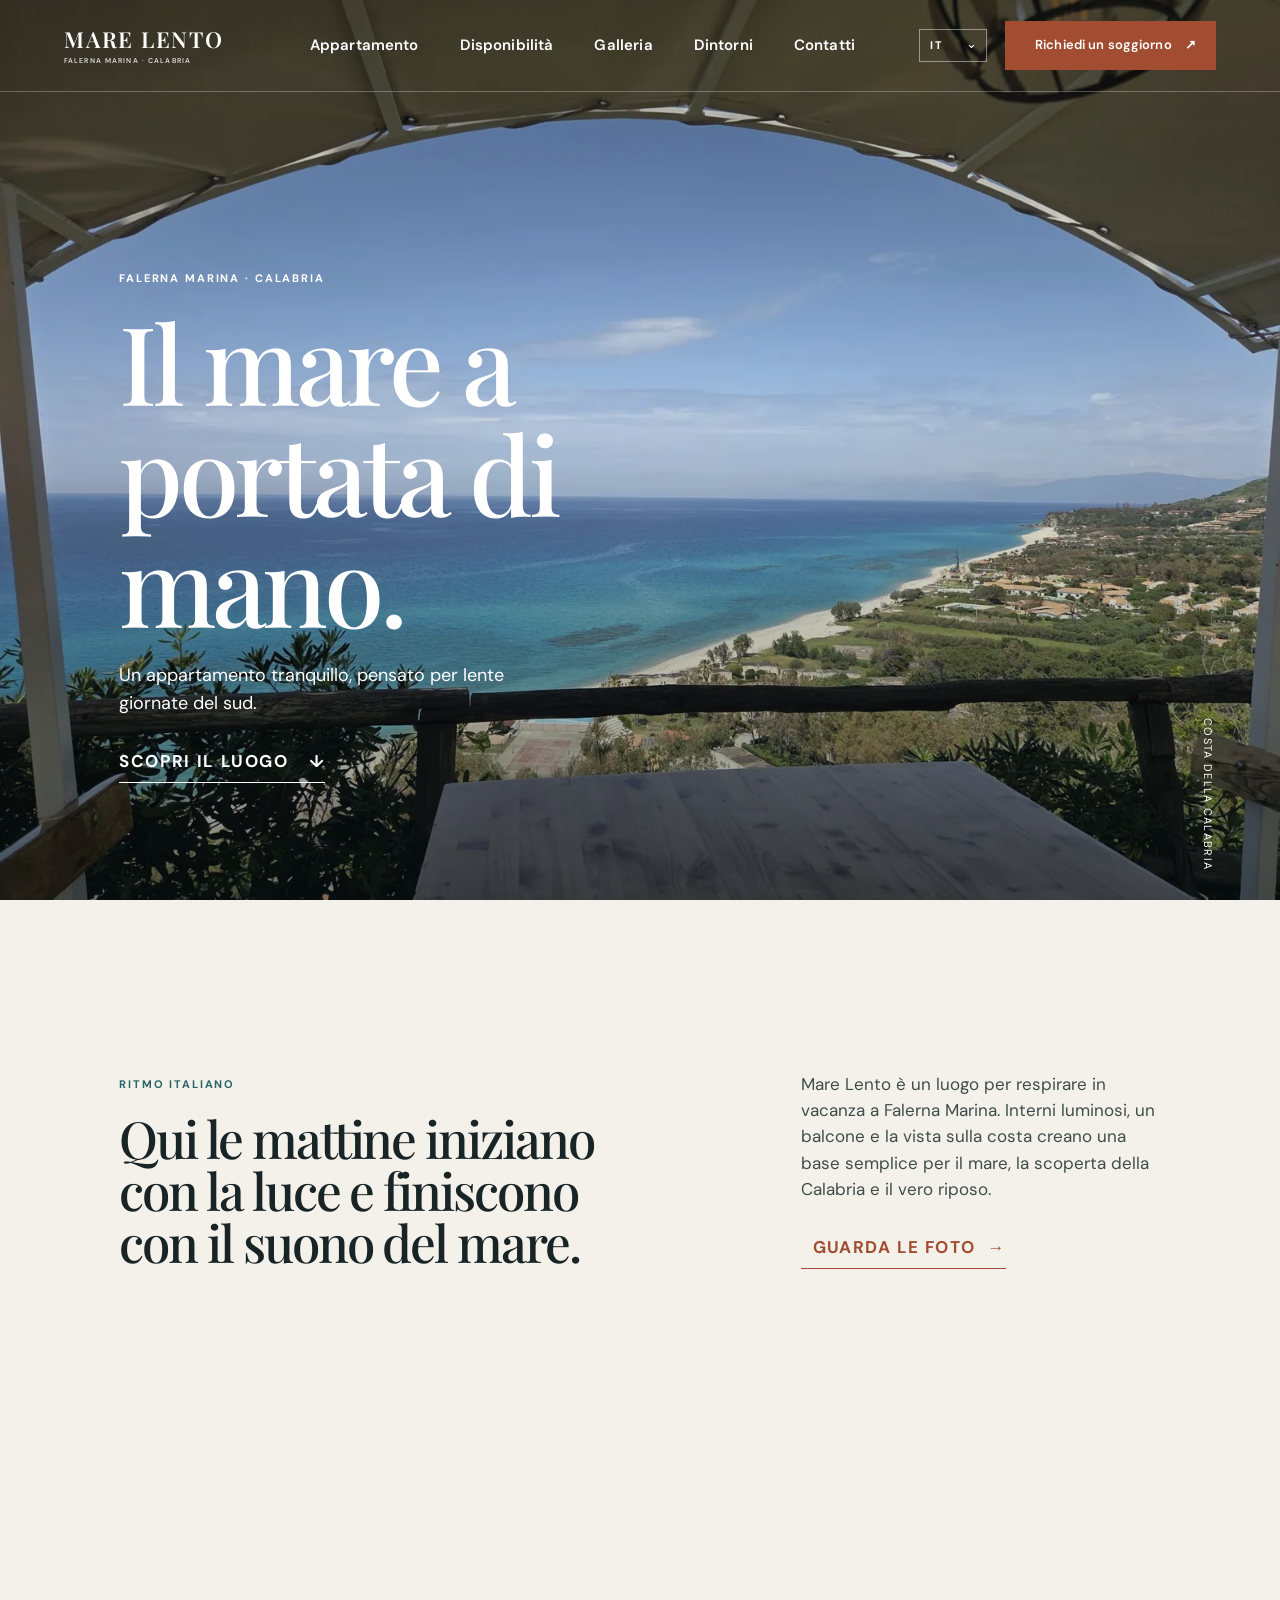
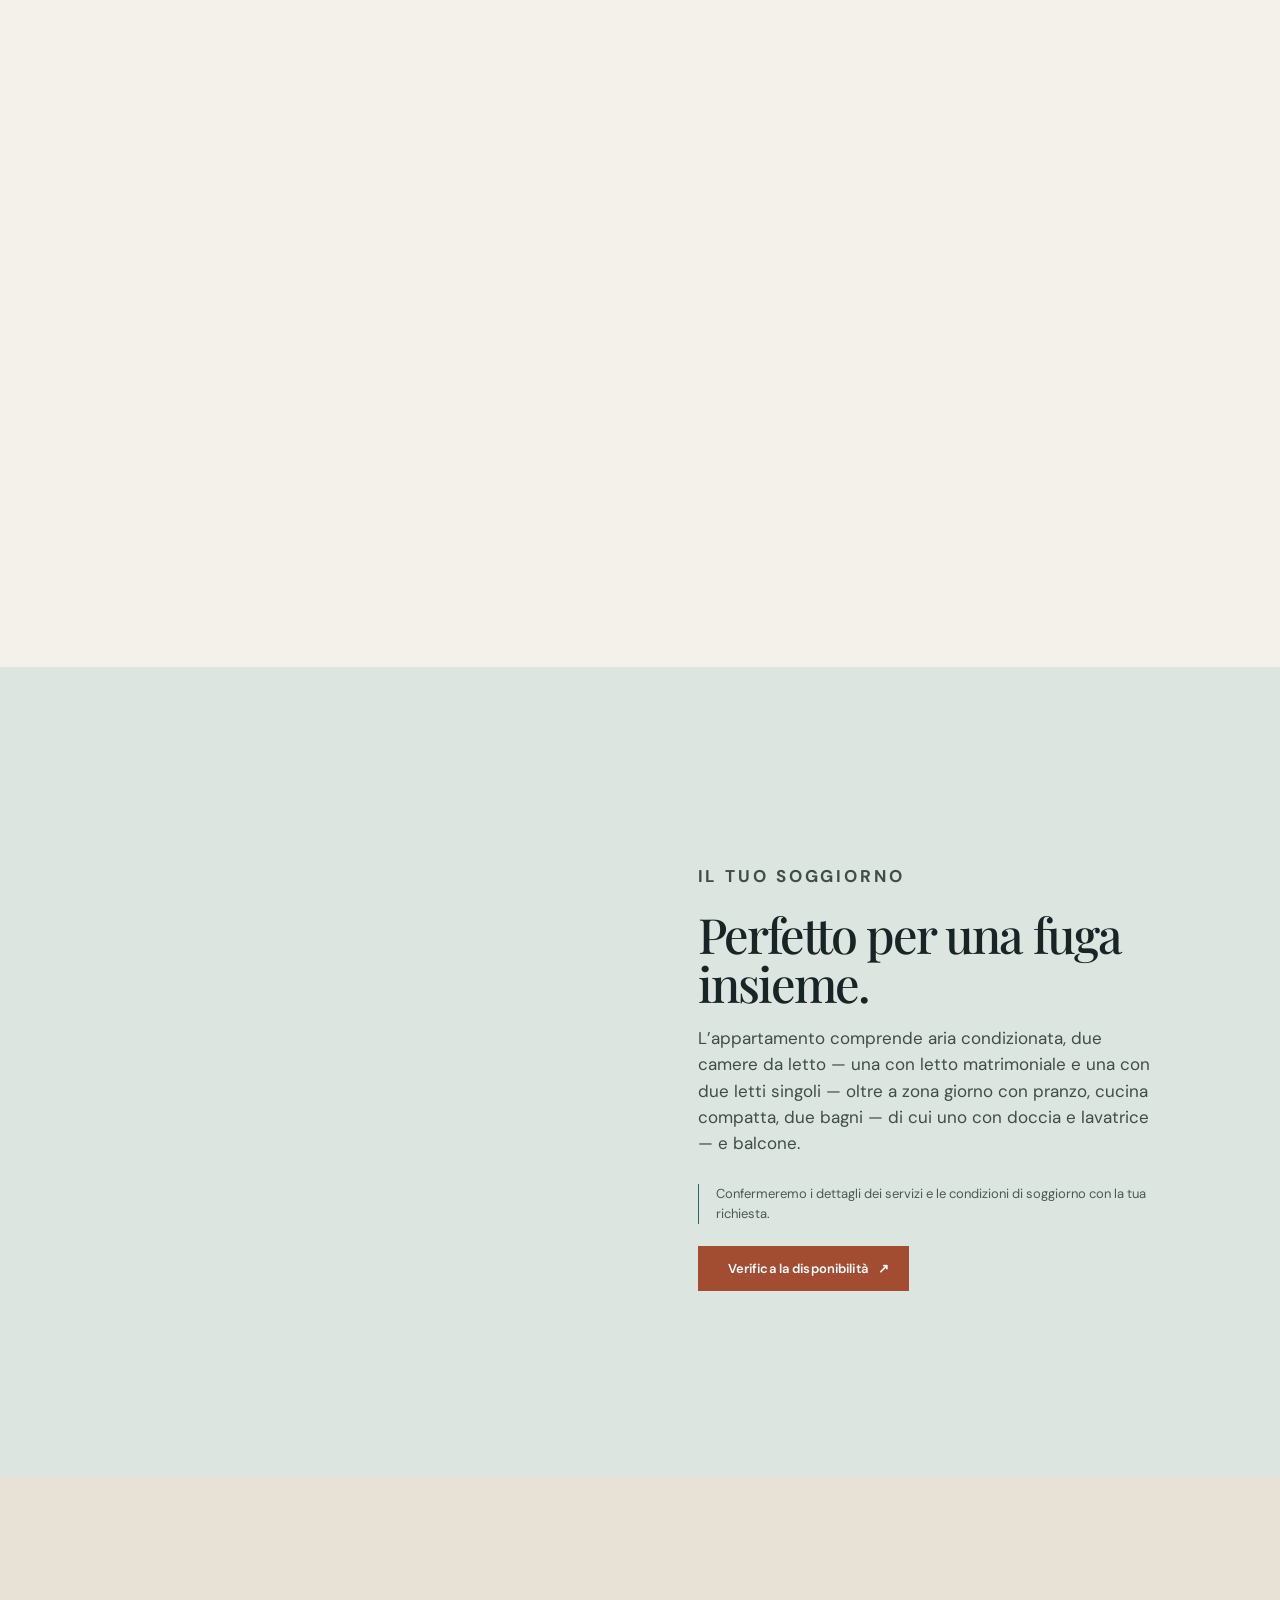
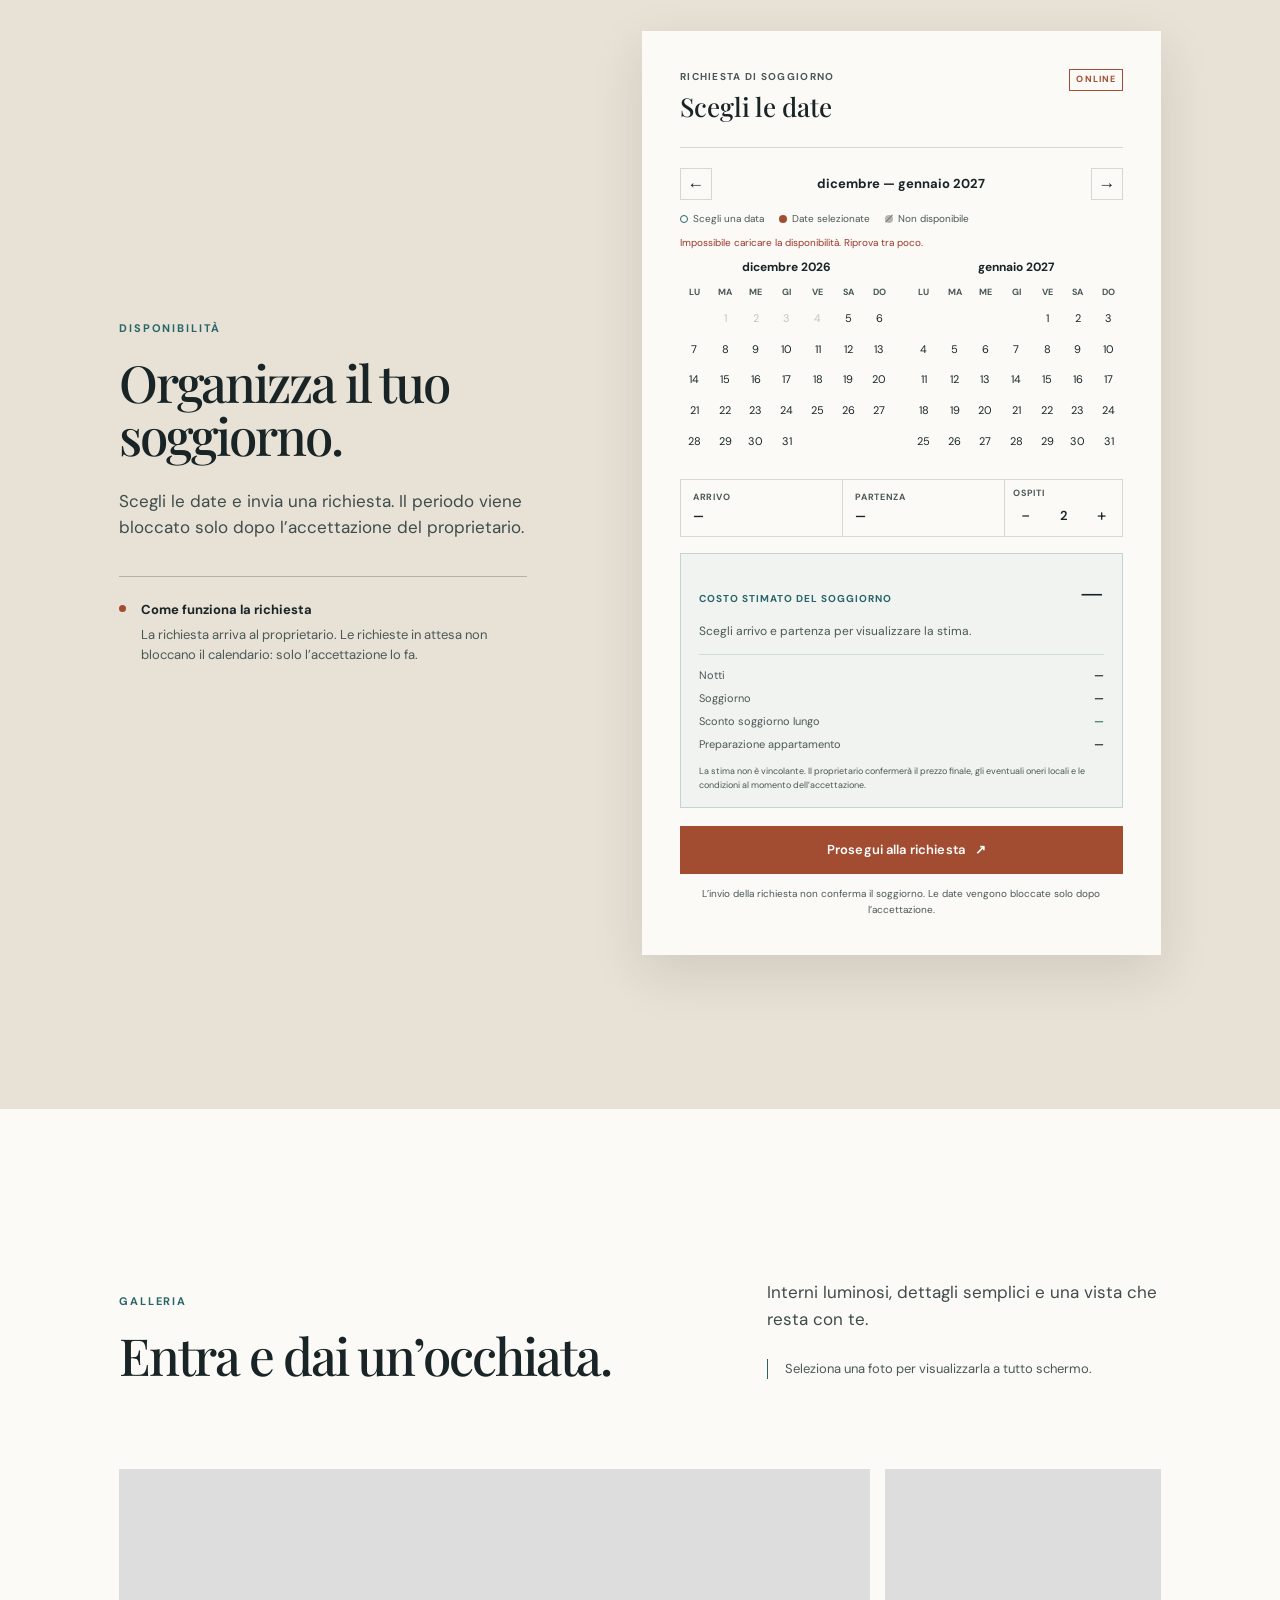
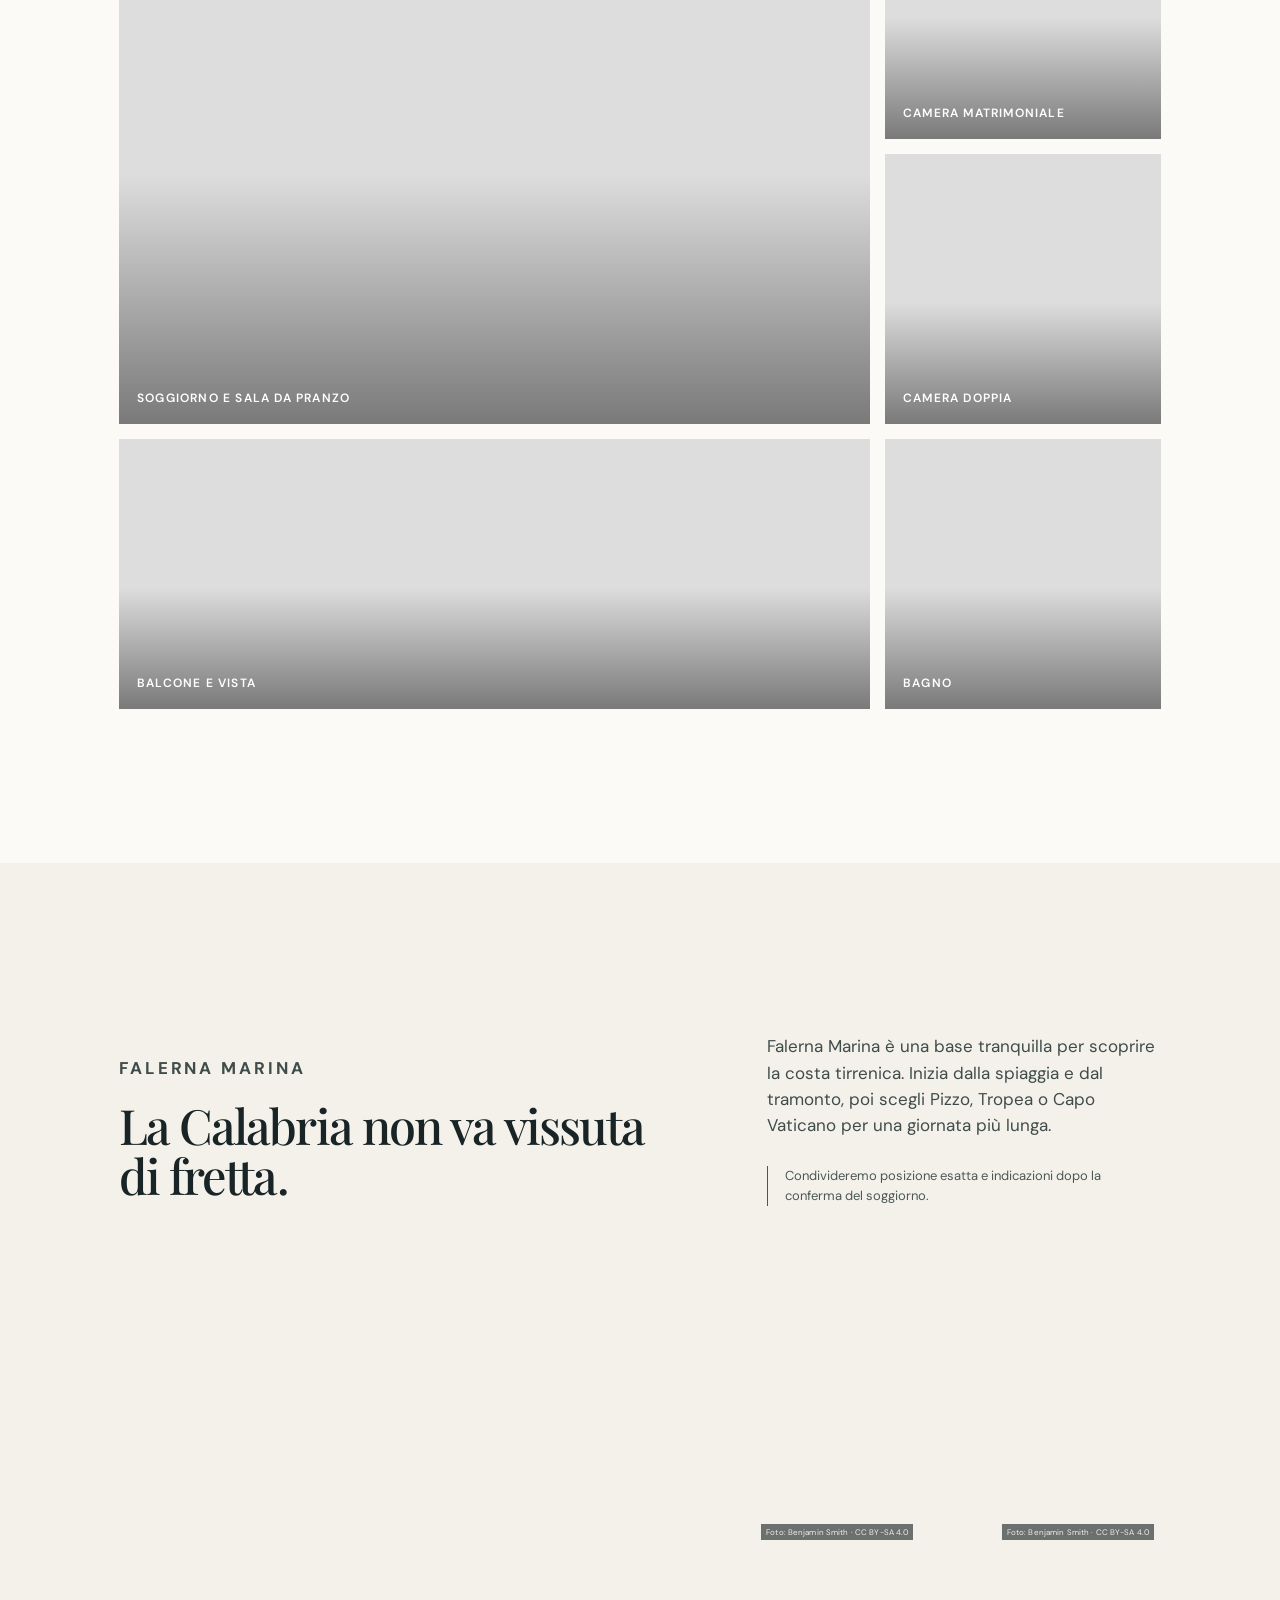
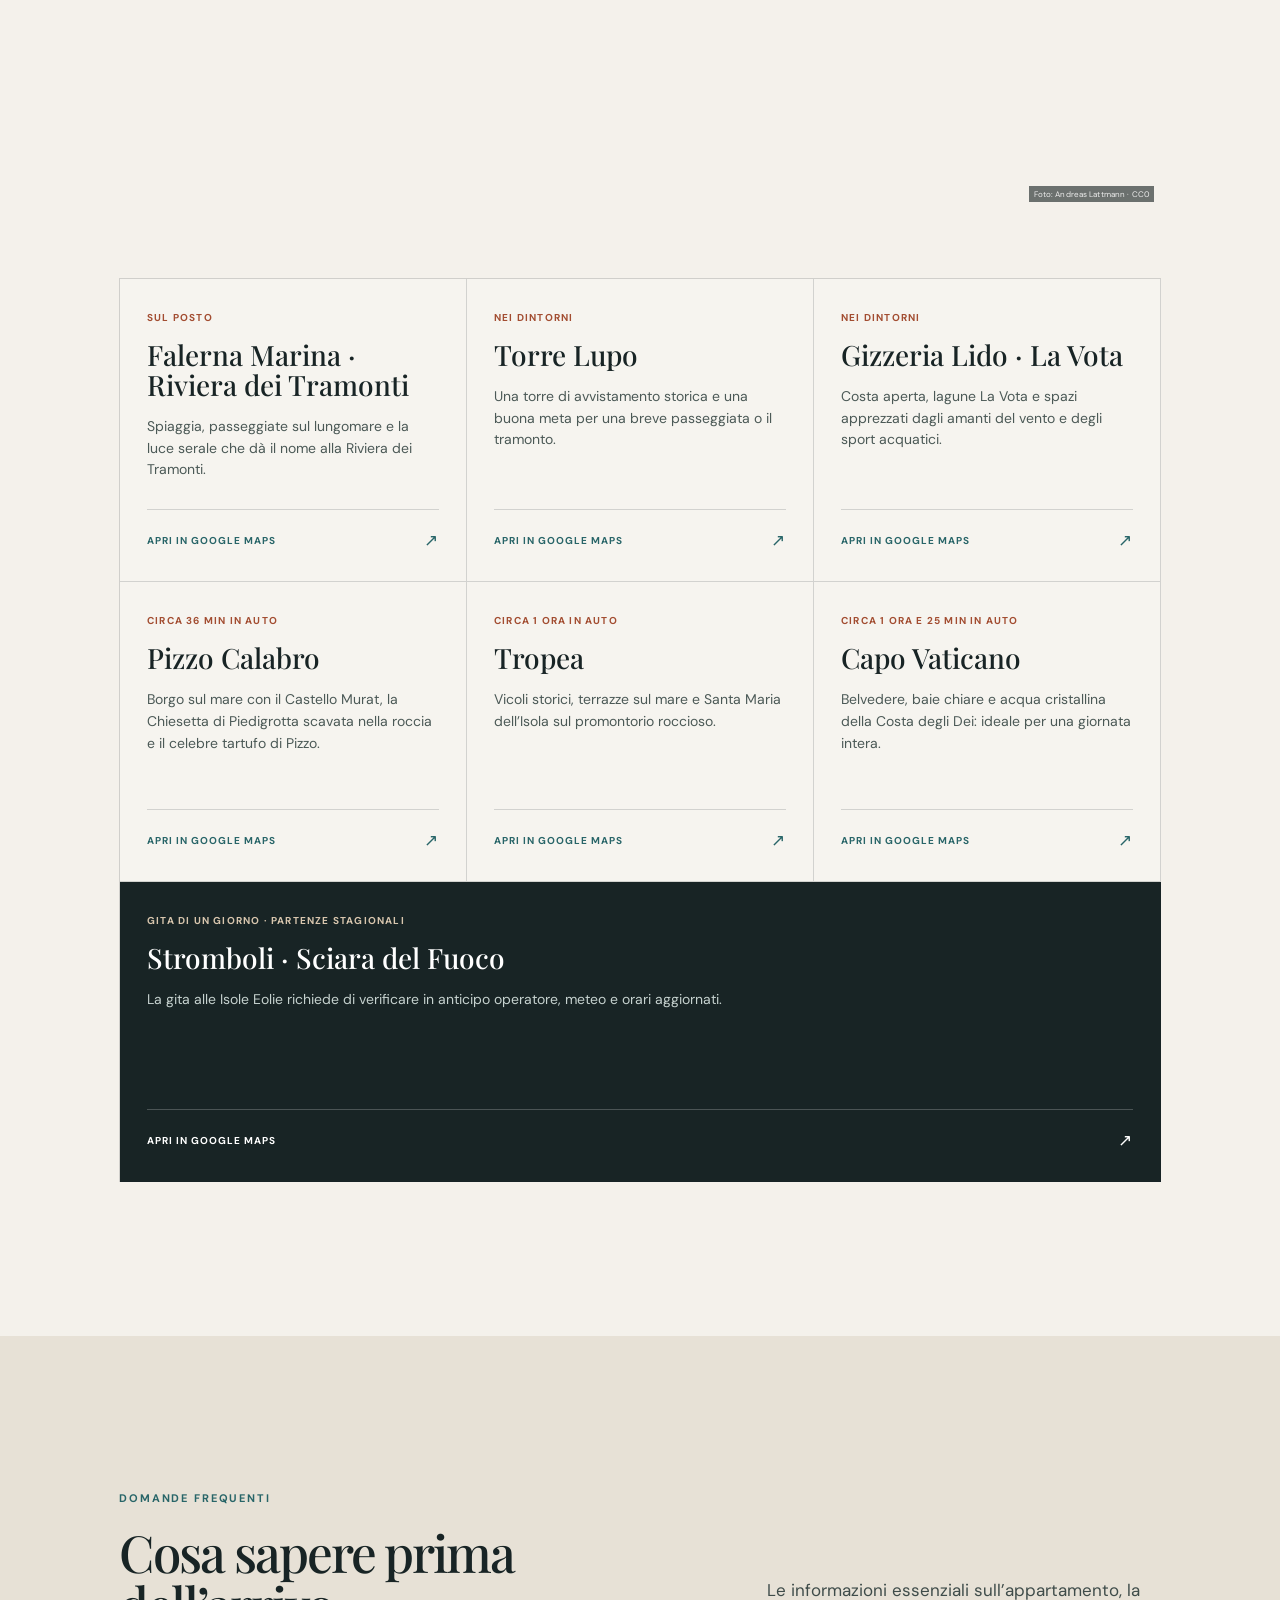
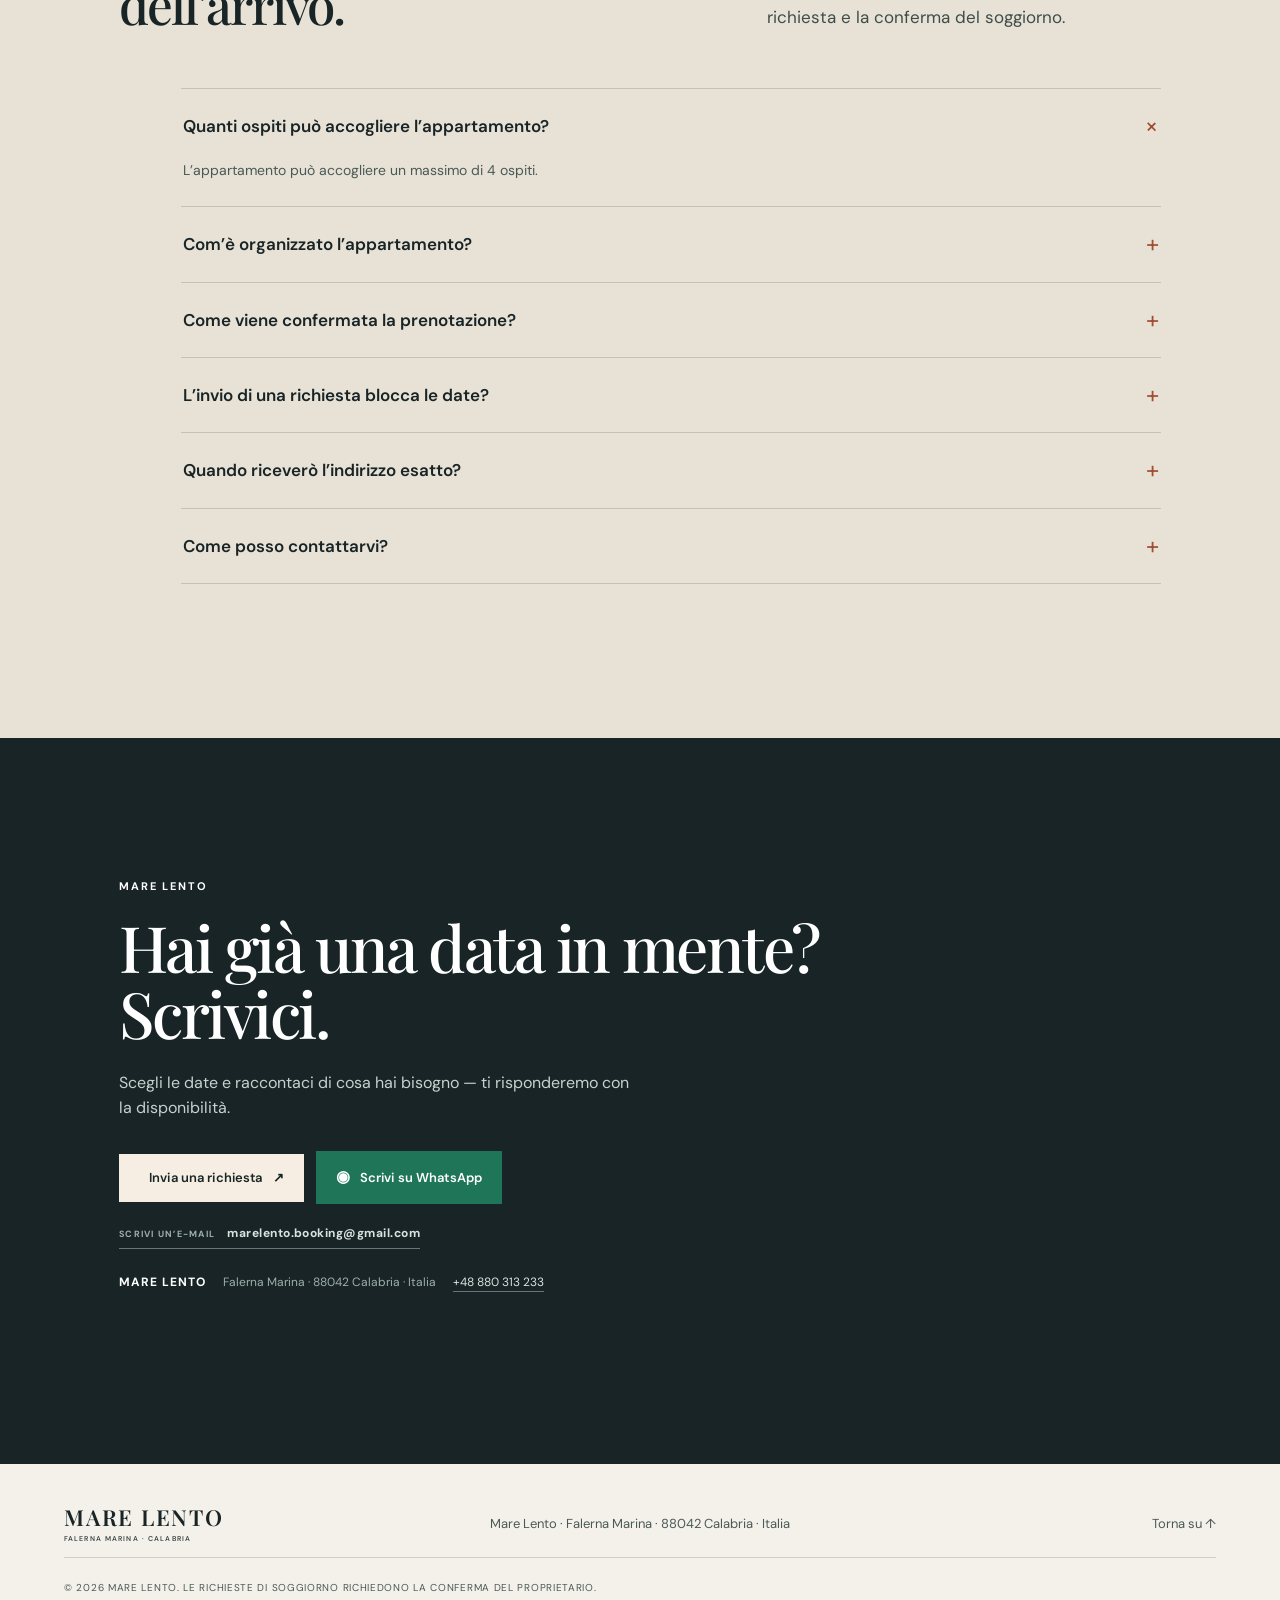
<file: index.html>
<!DOCTYPE html><html lang="it" data-initial-language="it" data-release="2026-08-23-seo"><head>
    <meta charset="UTF-8">
    <meta name="viewport" content="width=device-width, initial-scale=1.0">
    <meta http-equiv="Content-Security-Policy" content="default-src 'self'; base-uri 'none'; object-src 'none'; form-action 'self'; script-src 'self' https://challenges.cloudflare.com; script-src-attr 'none'; style-src 'self'; font-src 'self'; img-src 'self' data:; connect-src 'self' https://hrudftrkqzhjyvgoyurb.supabase.co wss://hrudftrkqzhjyvgoyurb.supabase.co https://challenges.cloudflare.com; frame-src https://challenges.cloudflare.com; manifest-src 'self'; media-src 'self'">
    <meta name="theme-color" content="#182425">
    <meta name="robots" content="noindex,nofollow,noarchive">
    <meta name="description" content="Mare Lento è un appartamento vacanze a Falerna Marina vicino al mare, con due camere, balcone e una posizione tranquilla sulla Riviera dei Tramonti.">
    <link rel="canonical" href="https://marelentocalabria.it/">
    <link rel="alternate" hreflang="it" href="https://marelentocalabria.it/">
    <link rel="alternate" hreflang="en" href="https://marelentocalabria.it/en/">
    <link rel="alternate" hreflang="pl" href="https://marelentocalabria.it/pl/">
    <link rel="alternate" hreflang="de" href="https://marelentocalabria.it/de/">
    <link rel="alternate" hreflang="fr" href="https://marelentocalabria.it/fr/">
    <link rel="alternate" hreflang="es" href="https://marelentocalabria.it/es/">
    <link rel="alternate" hreflang="x-default" href="https://marelentocalabria.it/">
    <meta property="og:type" content="website">
    <meta property="og:site_name" content="Mare Lento">
    <meta property="og:locale" content="it_IT">
    <meta property="og:title" content="Appartamento vacanze a Falerna Marina | Mare Lento">
    <meta property="og:description" content="Mare Lento è un appartamento vacanze a Falerna Marina vicino al mare, con due camere, balcone e una posizione tranquilla sulla Riviera dei Tramonti.">
    <meta property="og:image" content="https://marelentocalabria.it/assets/mare-lento-falerna-marina.webp">
    <meta property="og:image:alt" content="Vista dalla terrazza sulla costa turchese della Calabria">
    <meta property="og:image:type" content="image/webp">
    <meta property="og:image:width" content="1600">
    <meta property="og:image:height" content="1200">
    <meta property="og:url" content="https://marelentocalabria.it/">
    <meta name="twitter:card" content="summary_large_image">
    <meta name="twitter:title" content="Appartamento vacanze a Falerna Marina | Mare Lento">
    <meta name="twitter:description" content="Mare Lento è un appartamento vacanze a Falerna Marina vicino al mare, con due camere, balcone e una posizione tranquilla sulla Riviera dei Tramonti.">
    <meta name="twitter:image" content="https://marelentocalabria.it/assets/mare-lento-falerna-marina.webp">
    <meta name="twitter:image:alt" content="Vista dalla terrazza sulla costa turchese della Calabria">
    <link rel="icon" href="favicon.svg" type="image/svg+xml">
    <link rel="manifest" href="site.webmanifest">
    <link rel="describedby" href="https://marelentocalabria.it/llms.txt" type="text/markdown">
    <title>Appartamento vacanze a Falerna Marina | Mare Lento</title>
    <script type="application/ld+json" id="structured-data">{
  "@context": "https://schema.org",
  "@type": "WebPage",
  "name": "Appartamento vacanze a Falerna Marina | Mare Lento",
  "description": "Mare Lento è un appartamento vacanze a Falerna Marina vicino al mare, con due camere, balcone e una posizione tranquilla sulla Riviera dei Tramonti.",
  "url": "https://marelentocalabria.it/",
  "inLanguage": "it",
  "about": {
    "@type": "Apartment",
    "@id": "https://marelentocalabria.it/#accommodation",
    "name": "Mare Lento",
    "description": "Mare Lento è un appartamento vacanze a Falerna Marina vicino al mare, con due camere, balcone e una posizione tranquilla sulla Riviera dei Tramonti.",
    "url": "https://marelentocalabria.it/",
    "numberOfBedrooms": 2,
    "numberOfBathroomsTotal": 2,
    "bed": [
      {
        "@type": "BedDetails",
        "numberOfBeds": 1,
        "typeOfBed": "Double"
      },
      {
        "@type": "BedDetails",
        "numberOfBeds": 2,
        "typeOfBed": "Single"
      }
    ],
    "occupancy": {
      "@type": "QuantitativeValue",
      "maxValue": 4
    },
    "amenityFeature": [
      {
        "@type": "LocationFeatureSpecification",
        "name": "air conditioning",
        "value": true
      },
      {
        "@type": "LocationFeatureSpecification",
        "name": "balcony",
        "value": true
      },
      {
        "@type": "LocationFeatureSpecification",
        "name": "washing machine",
        "value": true
      }
    ],
    "telephone": "+48 880 313 233",
    "email": "marelento.booking@gmail.com",
    "address": {
      "@type": "PostalAddress",
      "addressLocality": "Falerna Marina",
      "addressRegion": "Calabria",
      "postalCode": "88042",
      "addressCountry": "IT"
    },
    "image": [
      "https://marelentocalabria.it/assets/apartment-living-dining-room.webp",
      "https://marelentocalabria.it/assets/apartment-double-bedroom.webp",
      "https://marelentocalabria.it/assets/apartment-twin-bedroom.webp",
      "https://marelentocalabria.it/assets/apartment-balcony-sea-view.webp",
      "https://marelentocalabria.it/assets/apartment-bathroom.webp"
    ]
  }
}</script>
    <script type="application/ld+json" id="faq-structured-data">{
  "@context": "https://schema.org",
  "@type": "FAQPage",
  "@id": "https://marelentocalabria.it/#faq",
  "url": "https://marelentocalabria.it/#faq",
  "inLanguage": "it",
  "mainEntity": [
    {
      "@type": "Question",
      "name": "Quanti ospiti può accogliere l’appartamento?",
      "acceptedAnswer": {
        "@type": "Answer",
        "text": "L’appartamento può accogliere un massimo di 4 ospiti."
      }
    },
    {
      "@type": "Question",
      "name": "Com’è organizzato l’appartamento?",
      "acceptedAnswer": {
        "@type": "Answer",
        "text": "Sono disponibili due camere — una con letto matrimoniale e una con due letti singoli — zona giorno con pranzo, cucina compatta, due bagni e balcone."
      }
    },
    {
      "@type": "Question",
      "name": "Come viene confermata la prenotazione?",
      "acceptedAnswer": {
        "@type": "Answer",
        "text": "Scegli le date e il numero di ospiti, quindi invia una richiesta. Il soggiorno è confermato solo dopo l’accettazione del proprietario."
      }
    },
    {
      "@type": "Question",
      "name": "L’invio di una richiesta blocca le date?",
      "acceptedAnswer": {
        "@type": "Answer",
        "text": "No. Le date vengono bloccate soltanto dopo l’accettazione della richiesta; prima restano disponibili per altri ospiti."
      }
    },
    {
      "@type": "Question",
      "name": "Quando riceverò l’indirizzo esatto?",
      "acceptedAnswer": {
        "@type": "Answer",
        "text": "Comunichiamo la posizione esatta a Falerna Marina e le indicazioni per l’arrivo dopo la conferma del soggiorno."
      }
    },
    {
      "@type": "Question",
      "name": "Come posso contattarvi?",
      "acceptedAnswer": {
        "@type": "Answer",
        "text": "Puoi usare il modulo, inviare un’e-mail o scriverci su WhatsApp. Indica preferibilmente le date e il numero di ospiti."
      }
    }
  ]
}</script>
    <link rel="stylesheet" href="styles.css?v=20260823-security">
  </head>
  <body>
    <a class="skip-link" href="#content" data-i18n="skip">Vai al contenuto</a>
    <header class="site-header" id="top">
      <a class="brand" href="#top" aria-label="Mare Lento — pagina iniziale" data-i18n-aria-label="aria.home"><span>MARE LENTO</span><small>FALERNA MARINA · CALABRIA</small></a>
      <nav class="desktop-nav" aria-label="Navigazione principale" data-i18n-aria-label="aria.navigation">
        <a href="#apartament" data-i18n="nav.apartment">Appartamento</a><a href="#dostepnosc" data-i18n="nav.availability">Disponibilità</a><a href="#galeria" data-i18n="nav.gallery">Galleria</a><a href="#okolica" data-i18n="nav.location">Dintorni</a><a href="#kontakt" data-i18n="nav.contact">Contatti</a>
      </nav>
      <div class="header-actions">
        <div class="language-switcher">
          <label for="language-select" data-i18n="language.label">Scegli la lingua</label>
          <select id="language-select" name="language">
            <option data-language="it" value="./" selected="">IT</option>
            <option data-language="en" value="./en/">EN</option>
            <option data-language="pl" value="./pl/">PL</option>
            <option data-language="de" value="./de/">DE</option>
            <option data-language="fr" value="./fr/">FR</option>
            <option data-language="es" value="./es/">ES</option>
          </select>
        </div>
        <a class="header-cta" href="#dostepnosc"><span data-i18n="headerCta">Richiedi un soggiorno</span>
          <span aria-hidden="true">↗</span></a>
      </div>
      <button type="button" class="menu-toggle" aria-label="Apri il menu" data-i18n-aria-label="aria.openMenu" aria-expanded="false">
        <span></span><span></span>
      </button>
    </header>
    <main id="content">
      <section class="hero" aria-labelledby="hero-title">
        <img src="assets/mare-lento-falerna-marina.webp" srcset="
            assets/mare-lento-falerna-marina-900.webp  900w,
            assets/mare-lento-falerna-marina.webp      1600w
          " sizes="100vw" alt="Vista dalla terrazza sulla costa turchese della Calabria" data-i18n-alt="alt.regionGallery1" fetchpriority="high" decoding="async">
        <div class="hero-shade"></div>
        <div class="hero-content">
          <p class="eyebrow light" data-i18n="hero.kicker">Falerna Marina · Calabria</p>
          <h1 id="hero-title" data-i18n="hero.title">Il mare a portata di mano.</h1>
          <p class="hero-intro" data-i18n="hero.description">Un appartamento tranquillo, pensato per lente giornate del sud.</p>
          <a class="round-link light" href="#apartament"><span data-i18n="hero.link">Scopri il luogo</span><span aria-hidden="true">↓</span></a>
        </div>
        <p class="hero-caption" data-i18n="hero.caption">Costa della Calabria</p>
      </section>
      <section class="intro section" id="apartament">
        <div class="intro-copy reveal">
          <p class="eyebrow" data-i18n="intro.kicker">Ritmo italiano</p>
          <h2 data-i18n="intro.title">Qui le mattine iniziano con la luce e finiscono con il suono del mare.</h2>
        </div>
        <div class="intro-text reveal">
          <p data-i18n="intro.text">Mare Lento è un luogo per respirare in vacanza a Falerna Marina. Interni luminosi, un balcone e la vista sulla costa creano una base semplice per il mare, la scoperta della Calabria e il vero riposo.</p>
          <a class="text-link" href="#galeria"><span data-i18n="intro.link">Guarda le foto</span><span aria-hidden="true">→</span></a>
        </div>
      </section>
      <section class="image-break">
        <img src="assets/apartment-living-dining-room.webp" alt="Soggiorno e sala da pranzo con accesso al balcone" data-i18n-alt="alt.livingDining" loading="lazy" decoding="async">
      </section>
      <section class="stay section">
        <div class="stay-image reveal">
          <img src="assets/apartment-balcony-sea-view.webp" srcset="assets/apartment-balcony-sea-view-900.webp 900w, assets/apartment-balcony-sea-view.webp 1536w" sizes="(max-width: 760px) 100vw, 50vw" alt="Balcone dell’appartamento con vista sul Mar Tirreno" data-i18n-alt="alt.hero" loading="lazy" decoding="async">
        </div>
        <div class="stay-copy reveal">
          <p class="eyebrow" data-i18n="stay.kicker">Il tuo soggiorno</p>
          <h2 data-i18n="stay.title">Perfetto per una fuga insieme.</h2>
          <p data-i18n="stay.text">L’appartamento comprende aria condizionata, due camere da letto — una con letto matrimoniale e una con due letti singoli — oltre a zona giorno con pranzo, cucina compatta, due bagni — di cui uno con doccia e lavatrice — e balcone.</p>
          <p class="note" data-i18n="stay.note">Confermeremo i dettagli dei servizi e le condizioni di soggiorno con la tua richiesta.</p>
          <a class="button" href="#dostepnosc"><span data-i18n="stay.cta">Verifica la disponibilità</span><span aria-hidden="true">↗</span></a>
        </div>
      </section>
      <section class="booking section" id="dostepnosc" aria-labelledby="booking-title">
        <div class="booking-intro reveal">
          <p class="eyebrow" data-i18n="booking.kicker">Disponibilità</p>
          <h2 id="booking-title" data-i18n="booking.title">Organizza il tuo soggiorno.</h2>
          <p data-i18n="booking.text">Scegli le date e invia una richiesta. Il periodo viene bloccato solo dopo l’accettazione del proprietario.</p>
          <div class="integration-note">
            <span class="integration-dot"></span>
            <div>
              <strong data-i18n="booking.integrationTitle">Come funziona la richiesta</strong>
              <p data-i18n="booking.integrationText">La richiesta arriva al proprietario. Le richieste in attesa non bloccano il calendario: solo l’accettazione lo fa.</p>
            </div>
          </div>
        </div>
        <div class="booking-card reveal">
          <div class="booking-card-top">
            <div>
              <p data-i18n="booking.cardKicker">Richiesta di soggiorno</p>
              <strong data-i18n="booking.cardTitle">Scegli le date</strong>
            </div>
            <span class="system-pill" id="booking-system-pill">ONLINE</span>
          </div>
          <div class="calendar-controls">
            <button class="calendar-arrow" type="button" data-calendar-prev="" aria-label="Poprzedni miesiąc">
              ←
            </button>
            <p id="calendar-months" aria-live="polite"></p>
            <button class="calendar-arrow" type="button" data-calendar-next="" aria-label="Następny miesiąc">
              →
            </button>
          </div>
          <div class="calendar-legends">
            <span><i class="legend-circle available"></i><span data-i18n="booking.available">Scegli una data</span></span><span><i class="legend-circle selected"></i><span data-i18n="booking.selected">Date selezionate</span></span><span><i class="legend-circle occupied"></i><span data-i18n="booking.occupied">Non disponibile</span></span>
          </div>
          <p class="availability-status" id="availability-status" role="status"></p>
          <div class="calendars" id="calendars"></div>
          <div class="booking-summary">
            <div>
              <span data-i18n="booking.checkin">Arrivo</span><strong id="checkin-value">—</strong>
            </div>
            <div>
              <span data-i18n="booking.checkout">Partenza</span><strong id="checkout-value">—</strong>
            </div>
            <div class="booking-guests">
              <span data-i18n="booking.guests">Ospiti</span>
              <div class="guest-stepper" role="group">
                <button type="button" data-guest-decrease="">
                  <span aria-hidden="true">−</span><span class="sr-only" data-i18n="booking.decreaseGuests">Riduci il numero di ospiti</span>
                </button>
                <strong id="guest-count-value" aria-live="polite">2</strong>
                <button type="button" data-guest-increase="">
                  <span aria-hidden="true">+</span><span class="sr-only" data-i18n="booking.increaseGuests">Aumenta il numero di ospiti</span>
                </button>
                <input id="guest-count" name="guests" type="hidden" value="2">
              </div>
            </div>
          </div>
          <section class="price-estimate" id="price-estimate" aria-labelledby="price-estimate-title">
            <div class="price-estimate-heading">
              <span id="price-estimate-title" data-i18n="pricing.title">Costo stimato del soggiorno</span>
              <strong id="price-total" aria-live="polite">—</strong>
            </div>
            <p class="price-estimate-empty" id="price-estimate-empty" data-i18n="pricing.selectDates">Scegli arrivo e partenza per visualizzare la stima.</p>
            <dl class="price-breakdown" id="price-breakdown" hidden="">
              <div><dt data-i18n="pricing.nights">Notti</dt><dd id="price-nights">—</dd></div>
              <div><dt data-i18n="pricing.accommodation">Soggiorno</dt><dd id="price-accommodation">—</dd></div>
              <div id="price-discount-row" hidden=""><dt data-i18n="pricing.discount">Sconto soggiorno lungo</dt><dd id="price-discount">—</dd></div>
              <div><dt data-i18n="pricing.cleaning">Preparazione appartamento</dt><dd id="price-cleaning">—</dd></div>
            </dl>
            <p class="price-estimate-note" data-i18n="pricing.note">La stima non è vincolante. Il proprietario confermerà il prezzo finale, gli eventuali oneri locali e le condizioni al momento dell’accettazione.</p>
          </section>
          <button class="button booking-button" type="button" data-open-inquiry="">
            <span data-i18n="booking.cta">Prosegui alla richiesta</span><span aria-hidden="true">↗</span>
          </button>
          <p class="booking-disclaimer" data-i18n="booking.disclaimer">L’invio della richiesta non conferma il soggiorno. Le date vengono bloccate solo dopo l’accettazione.</p>
        </div>
      </section>
      <section class="gallery section" id="galeria" aria-labelledby="gallery-title">
        <div class="section-heading">
          <div>
            <p class="eyebrow" data-i18n="gallery.kicker">Galleria</p>
            <h2 id="gallery-title" data-i18n="gallery.title">Entra e dai un’occhiata.</h2>
          </div>
          <div class="gallery-intro">
            <p data-i18n="gallery.description">Interni luminosi, dettagli semplici e una vista che resta con te.</p>
            <p class="note" data-i18n="gallery.note">Seleziona una foto per visualizzarla a tutto schermo.</p>
          </div>
        </div>
        <div class="gallery-grid">
          <button type="button" class="gallery-card large" data-image="assets/apartment-living-dining-room.webp" data-alt-key="alt.livingDining">
            <img src="assets/apartment-living-dining-room.webp" alt="Soggiorno e sala da pranzo con accesso al balcone" data-i18n-alt="alt.livingDining" loading="lazy" decoding="async"><span data-i18n="gallery.livingDining">Soggiorno e sala da pranzo</span></button><button type="button" class="gallery-card" data-image="assets/apartment-double-bedroom.webp" data-alt-key="alt.doubleBedroom">
            <img src="assets/apartment-double-bedroom.webp" alt="Camera matrimoniale con accesso al balcone" data-i18n-alt="alt.doubleBedroom" loading="lazy" decoding="async"><span data-i18n="gallery.doubleBedroom">Camera matrimoniale</span></button><button type="button" class="gallery-card" data-image="assets/apartment-twin-bedroom.webp" data-alt-key="alt.twinBedroom">
            <img src="assets/apartment-twin-bedroom.webp" alt="Camera con due letti singoli" data-i18n-alt="alt.twinBedroom" loading="lazy" decoding="async"><span data-i18n="gallery.twinBedroom">Camera doppia</span></button><button type="button" class="gallery-card wide" data-image="assets/apartment-balcony-sea-view.webp" data-alt-key="alt.hero">
            <img src="assets/apartment-balcony-sea-view.webp" alt="Balcone dell’appartamento con vista sul Mar Tirreno" data-i18n-alt="alt.hero" loading="lazy" decoding="async"><span data-i18n="gallery.balcony">Balcone e vista</span></button><button type="button" class="gallery-card" data-image="assets/apartment-bathroom.webp?v=20260823-bathrooms" data-alt-key="alt.bathroom">
            <img src="assets/apartment-bathroom.webp?v=20260823-bathrooms" alt="Uno dei due bagni dell’appartamento, con box doccia e bidet" data-i18n-alt="alt.bathroom" loading="lazy" decoding="async"><span data-i18n="gallery.bathroom">Bagno</span>
          </button>
        </div>
      </section>
      <section class="place section" id="okolica" aria-labelledby="place-title">
        <div class="place-heading reveal">
          <div class="place-copy">
            <p class="eyebrow">Falerna Marina</p>
            <h2 id="place-title" data-i18n="place.title">La Calabria non va vissuta di fretta.</h2>
          </div>
          <div class="place-intro">
            <p data-i18n="place.text">Falerna Marina è una base tranquilla per scoprire la costa tirrenica. Inizia dalla spiaggia e dal tramonto, poi scegli Pizzo, Tropea o Capo Vaticano per una giornata più lunga.</p>
            <p class="note" data-i18n="place.note">Condivideremo posizione esatta e indicazioni dopo la conferma del soggiorno.</p>
          </div>
        </div>
        <div class="region-mosaic" aria-label="Foto della costa calabrese" data-i18n-aria-label="aria.regionGallery">
          <figure class="region-photo region-photo-main">
            <img src="assets/region-gallery-1.webp" alt="Vista dalla terrazza sulla costa turchese della Calabria" data-i18n-alt="alt.regionGallery1" loading="lazy" decoding="async">
          </figure>
          <figure class="region-photo">
            <img src="assets/region-gallery-2.webp" alt="Vista sulla costa dal belvedere di Capo Vaticano" data-i18n-alt="alt.regionGallery2" loading="lazy" decoding="async">
            <figcaption class="photo-credit"><a href="https://commons.wikimedia.org/wiki/File:Ricadi_-_Capo_Vaticano_-_03.jpg" target="_blank" rel="noopener noreferrer">Foto: Benjamin Smith · CC BY-SA 4.0</a></figcaption>
          </figure>
          <figure class="region-photo">
            <img src="assets/region-gallery-3.webp" alt="Panorama di Pizzo Calabro e della costa tirrenica turchese" data-i18n-alt="alt.regionGallery3" loading="lazy" decoding="async">
            <figcaption class="photo-credit"><a href="https://commons.wikimedia.org/wiki/File:Pizzo_-_Vista_dalla_Piazza_della_Repubblica.jpg" target="_blank" rel="noopener noreferrer">Foto: Benjamin Smith · CC BY-SA 4.0</a></figcaption>
          </figure>
          <figure class="region-photo">
            <img src="assets/region-gallery-4.webp" alt="Onde che si infrangono contro una grotta rocciosa sulla costa calabrese" data-i18n-alt="alt.regionGallery4" loading="lazy" decoding="async">
          </figure>
          <figure class="region-photo">
            <img src="assets/region-gallery-5.webp" alt="Santuario di Santa Maria dell’Isola sul promontorio roccioso di Tropea" data-i18n-alt="alt.regionGallery5" loading="lazy" decoding="async">
            <figcaption class="photo-credit"><a href="https://commons.wikimedia.org/wiki/File:Chiesa_di_Santa_Maria_dell%27_isola_Tropea.jpg" target="_blank" rel="noopener noreferrer">Foto: Andreas Lattmann · CC0</a></figcaption>
          </figure>
        </div>
        <div class="attractions-grid">
          <article class="attraction-card reveal">
            <span data-i18n="place.local">Sul posto</span>
            <h3>Falerna Marina · Riviera dei Tramonti</h3>
            <p data-i18n="place.falerna">Spiaggia, passeggiate sul lungomare e la luce serale che dà il nome alla Riviera dei Tramonti.</p>
            <a href="https://www.google.com/maps/search/?api=1&amp;query=Falerna+Marina+Lungomare" target="_blank" rel="noopener noreferrer"><span data-i18n="place.maps">Apri in Google Maps</span><b aria-hidden="true">↗</b></a>
          </article>
          <article class="attraction-card reveal">
            <span data-i18n="place.nearby">Nei dintorni</span>
            <h3>Torre Lupo</h3>
            <p data-i18n="place.torre">Una torre di avvistamento storica e una buona meta per una breve passeggiata o il tramonto.</p>
            <a href="https://www.google.com/maps/search/?api=1&amp;query=Torre+Lupo+Falerna" target="_blank" rel="noopener noreferrer"><span data-i18n="place.maps">Apri in Google Maps</span><b aria-hidden="true">↗</b></a>
          </article>
          <article class="attraction-card reveal">
            <span data-i18n="place.nearby">Nei dintorni</span>
            <h3>Gizzeria Lido · La Vota</h3>
            <p data-i18n="place.gizzeria">Costa aperta, lagune La Vota e spazi apprezzati dagli amanti del vento e degli sport acquatici.</p>
            <a href="https://www.google.com/maps/search/?api=1&amp;query=Lago+La+Vota+Gizzeria" target="_blank" rel="noopener noreferrer"><span data-i18n="place.maps">Apri in Google Maps</span><b aria-hidden="true">↗</b></a>
          </article>
          <article class="attraction-card reveal">
            <span data-i18n="place.pizzoTime">Circa 36 min in auto</span>
            <h3>Pizzo Calabro</h3>
            <p data-i18n="place.pizzo">Borgo sul mare con il Castello Murat, la Chiesetta di Piedigrotta scavata nella roccia e il celebre tartufo di Pizzo.</p>
            <a href="https://www.google.com/maps/search/?api=1&amp;query=Pizzo+Calabro+centro" target="_blank" rel="noopener noreferrer"><span data-i18n="place.maps">Apri in Google Maps</span><b aria-hidden="true">↗</b></a>
          </article>
          <article class="attraction-card reveal">
            <span data-i18n="place.tropeaTime">Circa 1 ora in auto</span>
            <h3>Tropea</h3>
            <p data-i18n="place.tropea">Vicoli storici, terrazze sul mare e Santa Maria dell’Isola sul promontorio roccioso.</p>
            <a href="https://www.google.com/maps/search/?api=1&amp;query=Tropea+centro+storico" target="_blank" rel="noopener noreferrer"><span data-i18n="place.maps">Apri in Google Maps</span><b aria-hidden="true">↗</b></a>
          </article>
          <article class="attraction-card reveal">
            <span data-i18n="place.capoTime">Circa 1 ora e 25 min in auto</span>
            <h3>Capo Vaticano</h3>
            <p data-i18n="place.capo">Belvedere, baie chiare e acqua cristallina della Costa degli Dei: ideale per una giornata intera.</p>
            <a href="https://www.google.com/maps/search/?api=1&amp;query=Belvedere+Capo+Vaticano" target="_blank" rel="noopener noreferrer"><span data-i18n="place.maps">Apri in Google Maps</span><b aria-hidden="true">↗</b></a>
          </article>
          <article class="attraction-card attraction-card-featured reveal">
            <span data-i18n="place.stromboliTime">Gita di un giorno · partenze stagionali</span>
            <h3>Stromboli · Sciara del Fuoco</h3>
            <p data-i18n="place.stromboli">La gita alle Isole Eolie richiede di verificare in anticipo operatore, meteo e orari aggiornati.</p>
            <a href="https://maps.app.goo.gl/4EReUWhz7Q4Sa6cV8" target="_blank" rel="noopener noreferrer"><span data-i18n="place.maps">Apri in Google Maps</span><b aria-hidden="true">↗</b></a>
          </article>
        </div>
      </section>
      <section class="faq section" id="faq" aria-labelledby="faq-title">
        <div class="faq-heading reveal">
          <div>
            <p class="eyebrow" data-i18n="faq.kicker">Domande frequenti</p>
            <h2 id="faq-title" data-i18n="faq.title">Cosa sapere prima dell’arrivo.</h2>
          </div>
          <p data-i18n="faq.intro">Le informazioni essenziali sull’appartamento, la richiesta e la conferma del soggiorno.</p>
        </div>
        <div class="faq-list reveal">
          <details open="">
            <summary data-i18n="faq.q1">Quanti ospiti può accogliere l’appartamento?</summary>
            <p data-i18n="faq.a1">L’appartamento può accogliere un massimo di 4 ospiti.</p>
          </details>
          <details>
            <summary data-i18n="faq.q2">Com’è organizzato l’appartamento?</summary>
            <p data-i18n="faq.a2">Sono disponibili due camere — una con letto matrimoniale e una con due letti singoli — zona giorno con pranzo, cucina compatta, due bagni e balcone.</p>
          </details>
          <details>
            <summary data-i18n="faq.q3">Come viene confermata la prenotazione?</summary>
            <p data-i18n="faq.a3">Scegli le date e il numero di ospiti, quindi invia una richiesta. Il soggiorno è confermato solo dopo l’accettazione del proprietario.</p>
          </details>
          <details>
            <summary data-i18n="faq.q4">L’invio di una richiesta blocca le date?</summary>
            <p data-i18n="faq.a4">No. Le date vengono bloccate soltanto dopo l’accettazione della richiesta; prima restano disponibili per altri ospiti.</p>
          </details>
          <details>
            <summary data-i18n="faq.q5">Quando riceverò l’indirizzo esatto?</summary>
            <p data-i18n="faq.a5">Comunichiamo la posizione esatta a Falerna Marina e le indicazioni per l’arrivo dopo la conferma del soggiorno.</p>
          </details>
          <details>
            <summary data-i18n="faq.q6">Come posso contattarvi?</summary>
            <p data-i18n="faq.a6">Puoi usare il modulo, inviare un’e-mail o scriverci su WhatsApp. Indica preferibilmente le date e il numero di ospiti.</p>
          </details>
        </div>
      </section>
      <section class="contact" id="kontakt">
        <div class="contact-inner">
          <p class="eyebrow light">Mare Lento</p>
          <h2 data-i18n="contact.title">Hai già una data in mente? Scrivici.</h2>
          <p data-i18n="contact.text">Scegli le date e raccontaci di cosa hai bisogno — ti risponderemo con la disponibilità.</p>
          <div class="contact-actions">
            <button class="button button-light" type="button" data-open-inquiry="">
              <span data-i18n="contact.emailCta">Invia una richiesta</span><span aria-hidden="true">↗</span>
            </button>
            <a class="button whatsapp-button" data-whatsapp-link="" target="_blank" rel="noopener noreferrer" aria-disabled="true">
              <span class="whatsapp-mark" aria-hidden="true">◉</span><span data-i18n="contact.whatsappCta">Scrivi su WhatsApp</span>
            </a>
          </div>
          <a class="contact-email" data-email-link="" href="mailto:marelento.booking@gmail.com"><span data-i18n="contact.directEmail">Scrivi un’e-mail</span><strong data-contact-email="">marelento.booking@gmail.com</strong></a>
          <div class="contact-nap">
            <strong>Mare Lento</strong>
            <span>Falerna Marina · 88042 Calabria · Italia</span>
            <a href="tel:+48880313233" data-contact-phone="">+48 880 313 233</a>
          </div>
          <p class="contact-status" data-contact-status="" role="status"></p>
        </div>
      </section>
    </main>
    <footer class="footer">
      <a class="brand footer-brand" href="#top" aria-label="Mare Lento — pagina iniziale" data-i18n-aria-label="aria.home"><span>MARE LENTO</span><small>FALERNA MARINA · CALABRIA</small></a>
      <p>Mare Lento · Falerna Marina · 88042 Calabria · Italia</p>
      <a href="#top" data-i18n="footer.top">Torna su ↑</a><small>© <span id="year"></span> Mare Lento.
        <span data-i18n="footer.note">Le richieste di soggiorno richiedono la conferma del proprietario.</span></small>
    </footer>
    <dialog class="modal" id="inquiry-modal" aria-labelledby="inquiry-title">
      <button class="modal-close" type="button" aria-label="Chiudi il modulo di richiesta" data-i18n-aria-label="aria.closeInquiry" data-close-inquiry="">
        ×
      </button>
      <p class="eyebrow" data-i18n="modal.kicker">Richiesta di soggiorno</p>
      <h2 id="inquiry-title" data-i18n="modal.title">Facci sapere quando desideri arrivare.</h2>
      <form id="inquiry-form">
        <input class="honeypot" type="text" name="company" tabindex="-1" autocomplete="off" aria-hidden="true">
        <label><span data-i18n="form.name">Nome e cognome</span><input required="" type="text" name="name" autocomplete="name" placeholder="Il tuo nome" data-i18n-placeholder="form.namePlaceholder"></label><label><span data-i18n="form.email">E-mail</span><input required="" type="email" name="email" autocomplete="email" placeholder="adres@email.com"></label>
        <div class="form-row form-contact-row">
          <label><span data-i18n="form.phone">Telefono</span><input required="" type="tel" name="phone" autocomplete="tel" inputmode="tel" minlength="7" maxlength="30" placeholder="+39 333 123 4567" data-i18n-placeholder="form.phonePlaceholder"></label>
          <div class="modal-guest-field">
            <span data-i18n="form.guests">Numero di ospiti</span>
            <div class="guest-stepper modal-guest-stepper">
              <button type="button" data-modal-guest-decrease="" aria-label="Riduci il numero di ospiti" data-i18n-aria-label="booking.decreaseGuests">−</button>
              <strong id="modal-guest-count-value" aria-live="polite">2</strong>
              <button type="button" data-modal-guest-increase="" aria-label="Aumenta il numero di ospiti" data-i18n-aria-label="booking.increaseGuests">+</button>
            </div>
          </div>
        </div>
        <div class="form-row">
          <label><span data-i18n="form.arrival">Dal</span><input required="" type="date" name="arrival"></label><label><span data-i18n="form.departure">Al</span><input required="" type="date" name="departure"></label>
        </div>
        <input type="hidden" name="guests" value="2">
        <label><span data-i18n="form.message">Messaggio</span><textarea name="message" rows="3" placeholder="Raccontaci qualcosa del tuo viaggio." data-i18n-placeholder="form.messagePlaceholder"></textarea></label><label class="consent-field"><input required="" type="checkbox" name="consent">
          <span data-i18n="form.consent">Acconsento all’uso dei dati forniti esclusivamente per gestire questa richiesta di soggiorno.</span></label>
        <div id="turnstile-container" class="turnstile-container" hidden=""></div>
        <div class="modal-contact-actions">
          <button class="button" type="submit">
          <span data-i18n="form.submit">Invia richiesta</span><span aria-hidden="true">↗</span>
        </button>
          <a class="text-link modal-whatsapp" data-whatsapp-link="" target="_blank" rel="noopener noreferrer" aria-disabled="true"><span data-i18n="contact.whatsappCta">Scrivi su WhatsApp</span><span aria-hidden="true">↗</span></a>
        </div>
        <p class="form-status" role="status"></p>
      </form>
      <p class="form-note" data-i18n="form.note">Utilizziamo i tuoi dati solo per rispondere alla richiesta. L’invio non conferma la prenotazione.</p>
    </dialog>
    <dialog class="lightbox" id="lightbox" aria-label="Foto ingrandita" data-i18n-aria-label="aria.lightbox">
      <button class="modal-close" type="button" aria-label="Chiudi la foto" data-i18n-aria-label="aria.closeImage" data-close-lightbox="">
        ×</button><img alt="">
    </dialog>
    <script src="config.js?v=20260827-pricing-test"></script>
    <script src="booking-rules.js?v=20260827-pricing-test"></script>
    <script src="pricing-rules.js?v=20260827-pricing-test"></script>
    <script src="script.js?v=20260827-pricing-test"></script>
</body></html>
</file>
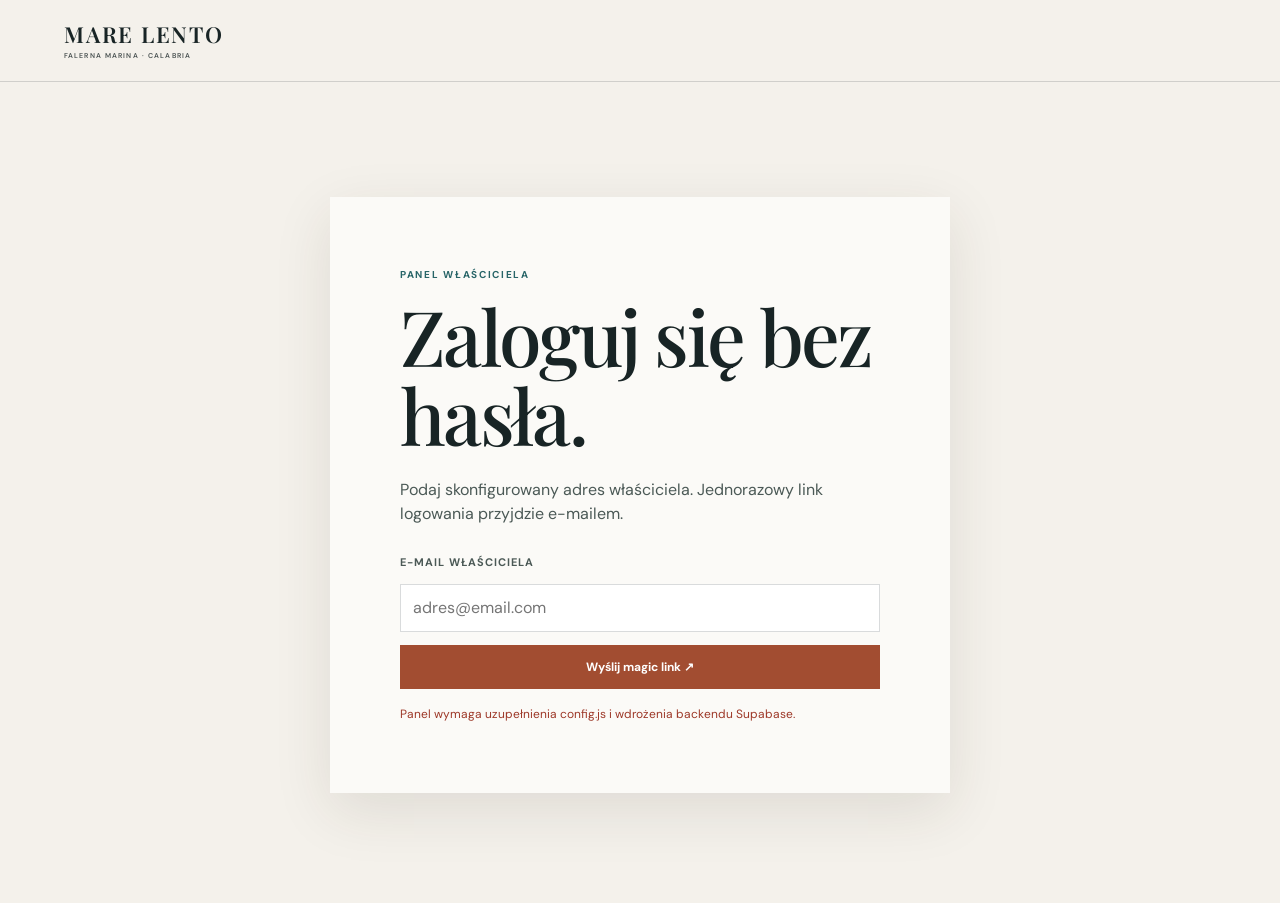
<file: admin/index.html>
<!doctype html>
<html lang="pl">
  <head>
    <meta charset="UTF-8" />
    <meta name="viewport" content="width=device-width, initial-scale=1.0" />
    <meta http-equiv="Content-Security-Policy" content="default-src 'self'; base-uri 'none'; object-src 'none'; form-action 'self'; script-src 'self' https://challenges.cloudflare.com; script-src-attr 'none'; style-src 'self'; font-src 'self'; img-src 'self' data:; connect-src 'self' https://hrudftrkqzhjyvgoyurb.supabase.co wss://hrudftrkqzhjyvgoyurb.supabase.co https://challenges.cloudflare.com; frame-src https://challenges.cloudflare.com; manifest-src 'self'; media-src 'self'" />
    <meta name="robots" content="noindex,nofollow" />
    <meta name="referrer" content="no-referrer" />
    <meta name="theme-color" content="#182425" />
    <title>Panel właściciela | Mare Lento</title>
    <link rel="icon" href="../favicon.svg" type="image/svg+xml" />
    <link rel="stylesheet" href="admin.css?v=20260823-security" />
  </head>
  <body>
    <header class="admin-header">
      <a class="brand" href="../" aria-label="Mare Lento — strona główna"><span>MARE LENTO</span><small>FALERNA MARINA · CALABRIA</small></a>
      <div>
        <button type="button" class="text-button" data-refresh hidden>Odśwież</button>
        <button type="button" class="text-button" data-sign-out hidden>Wyloguj</button>
      </div>
    </header>

    <main>
      <section class="login-card" data-login>
        <p class="eyebrow">Panel właściciela</p>
        <h1>Zaloguj się bez hasła.</h1>
        <p>Podaj skonfigurowany adres właściciela. Jednorazowy link logowania przyjdzie e-mailem.</p>
        <form id="login-form">
          <label for="owner-email">E-mail właściciela</label>
          <input id="owner-email" name="email" type="email" autocomplete="email" required placeholder="adres@email.com" />
          <button class="button" type="submit">Wyślij magic link <span aria-hidden="true">↗</span></button>
          <p class="status" role="status"></p>
        </form>
      </section>

      <section class="dashboard" data-dashboard hidden>
        <div class="dashboard-heading">
          <div>
            <p class="eyebrow">Panel właściciela</p>
            <h1>Zapytania i kalendarz.</h1>
          </div>
          <p class="session-label" data-session-label></p>
        </div>

        <div class="summary-grid" aria-label="Podsumowanie">
          <article><span>Oczekujące</span><strong data-count-pending>0</strong></article>
          <article><span>Zaakceptowane</span><strong data-count-accepted>0</strong></article>
          <article><span>Aktywne blokady</span><strong data-count-blocks>0</strong></article>
        </div>

        <section class="panel-section">
          <div class="section-title">
            <div><p class="eyebrow">Kalendarz</p><h2>Zablokuj termin ręcznie</h2></div>
            <p>Zakres działa jako <code>[od, do)</code>: dzień „do” pozostaje dostępny.</p>
          </div>
          <form id="manual-block-form" class="manual-block-form">
            <label>Od<input required type="date" name="check_in" /></label>
            <label>Do<input required type="date" name="check_out" /></label>
            <label>Notatka<input type="text" name="note" maxlength="500" placeholder="np. pobyt właściciela" /></label>
            <button class="button" type="submit">Zablokuj termin</button>
          </form>
          <p class="status" data-admin-status role="status"></p>
        </section>

        <section class="panel-section">
          <div class="section-title"><div><p class="eyebrow">Skrzynka</p><h2>Zapytania</h2></div></div>
          <div class="inquiry-list" data-inquiries></div>
        </section>

        <section class="panel-section">
          <div class="section-title"><div><p class="eyebrow">Dostępność</p><h2>Aktywne rezerwacje i blokady</h2></div></div>
          <div class="block-list" data-blocks></div>
        </section>
      </section>
    </main>

    <script src="../config.js?v=20260823-security"></script>
    <script src="../assets/vendor/supabase-2.112.3.js" integrity="sha384-CNUITsd7j3BgVutcogm/B/w91wvRNTEjwQx0eJbP4iuJGT7Ol575e08/StYNjAiX"></script>
    <script src="admin.js?v=20260823-security"></script>
  </body>
</html>
</file>
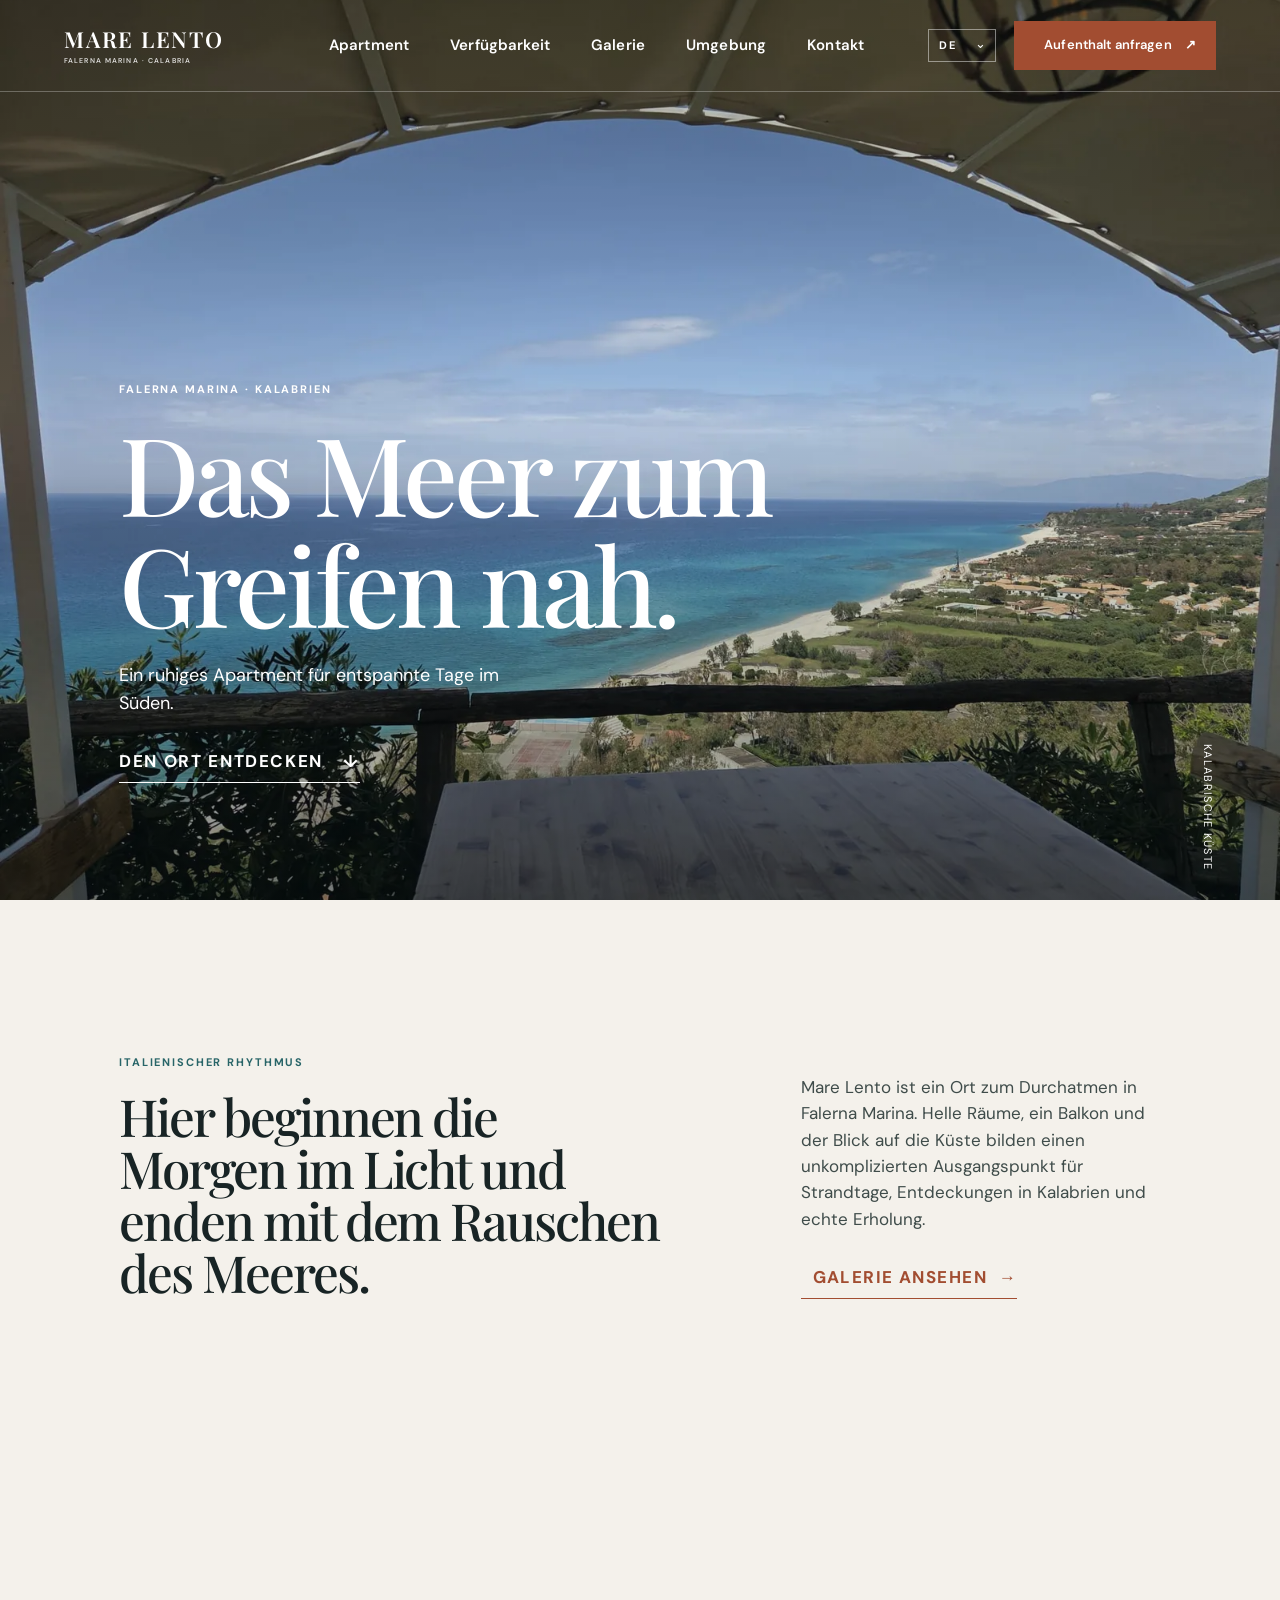
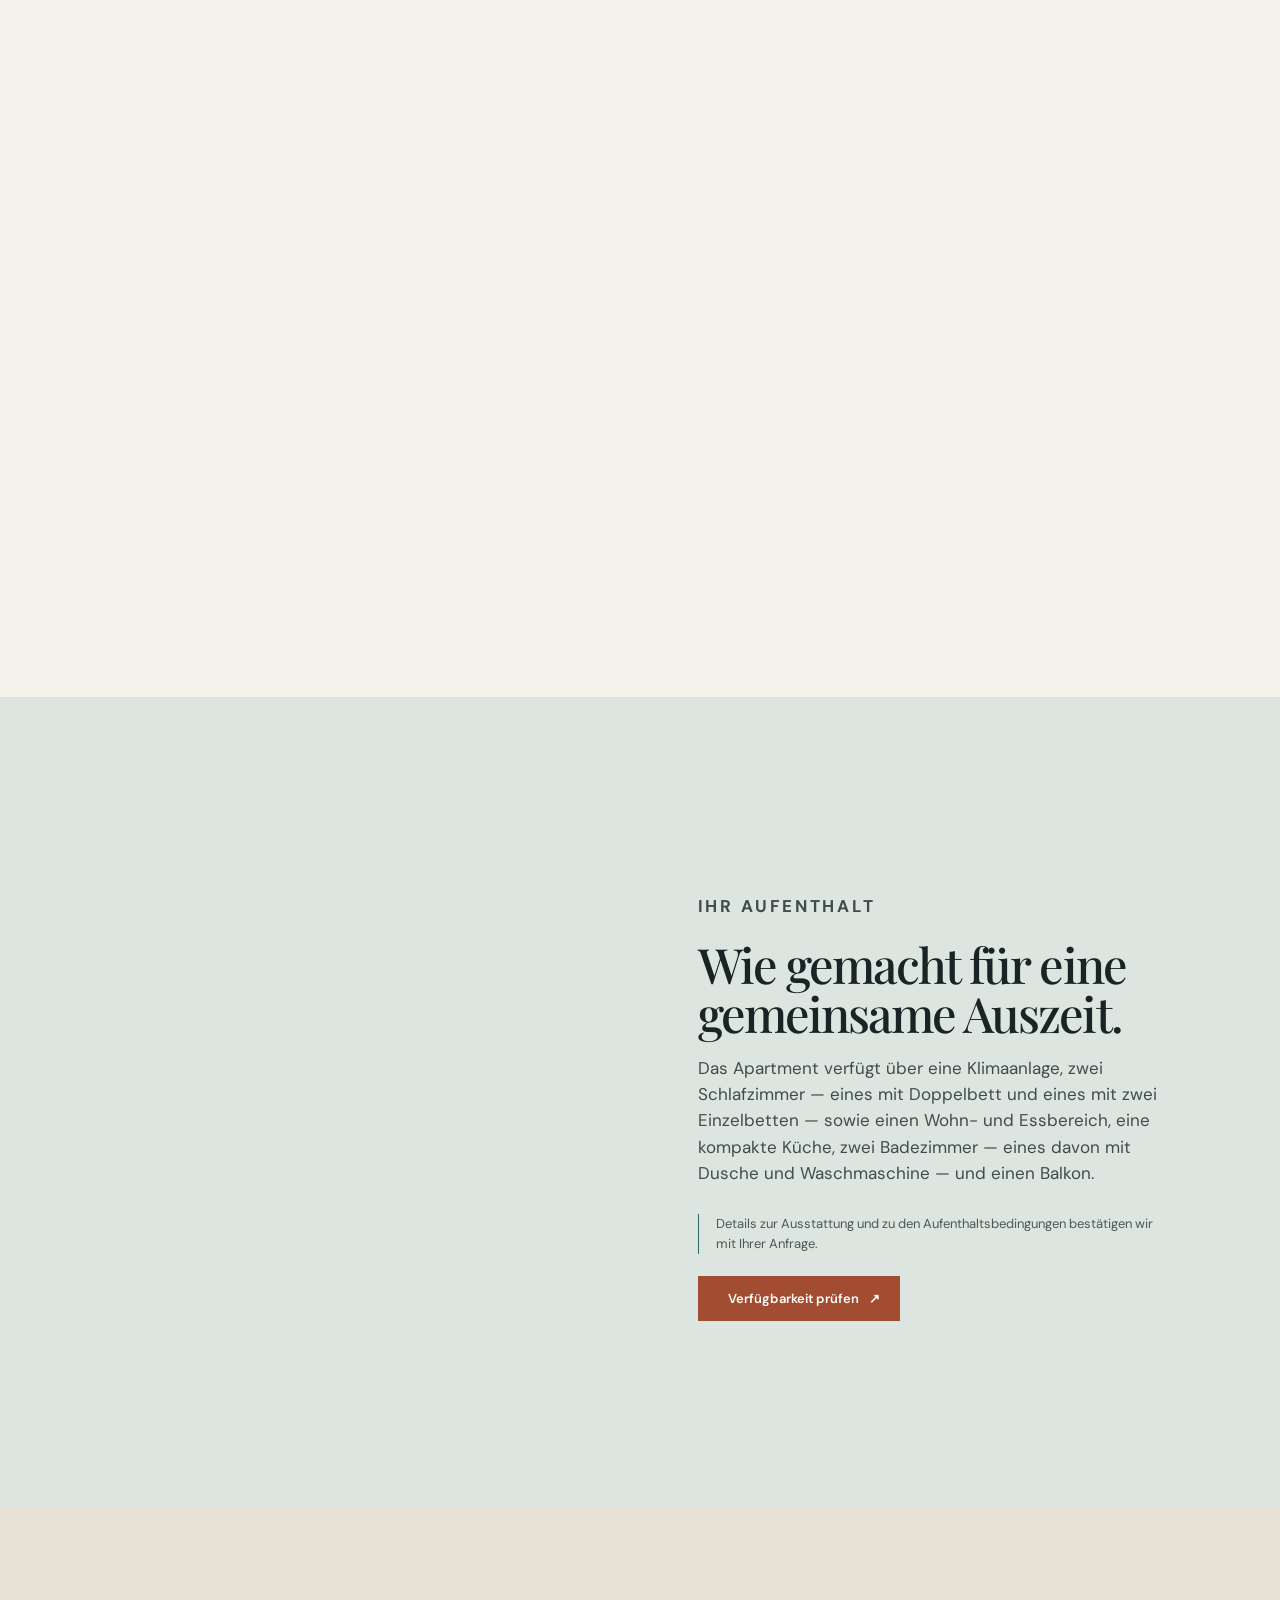
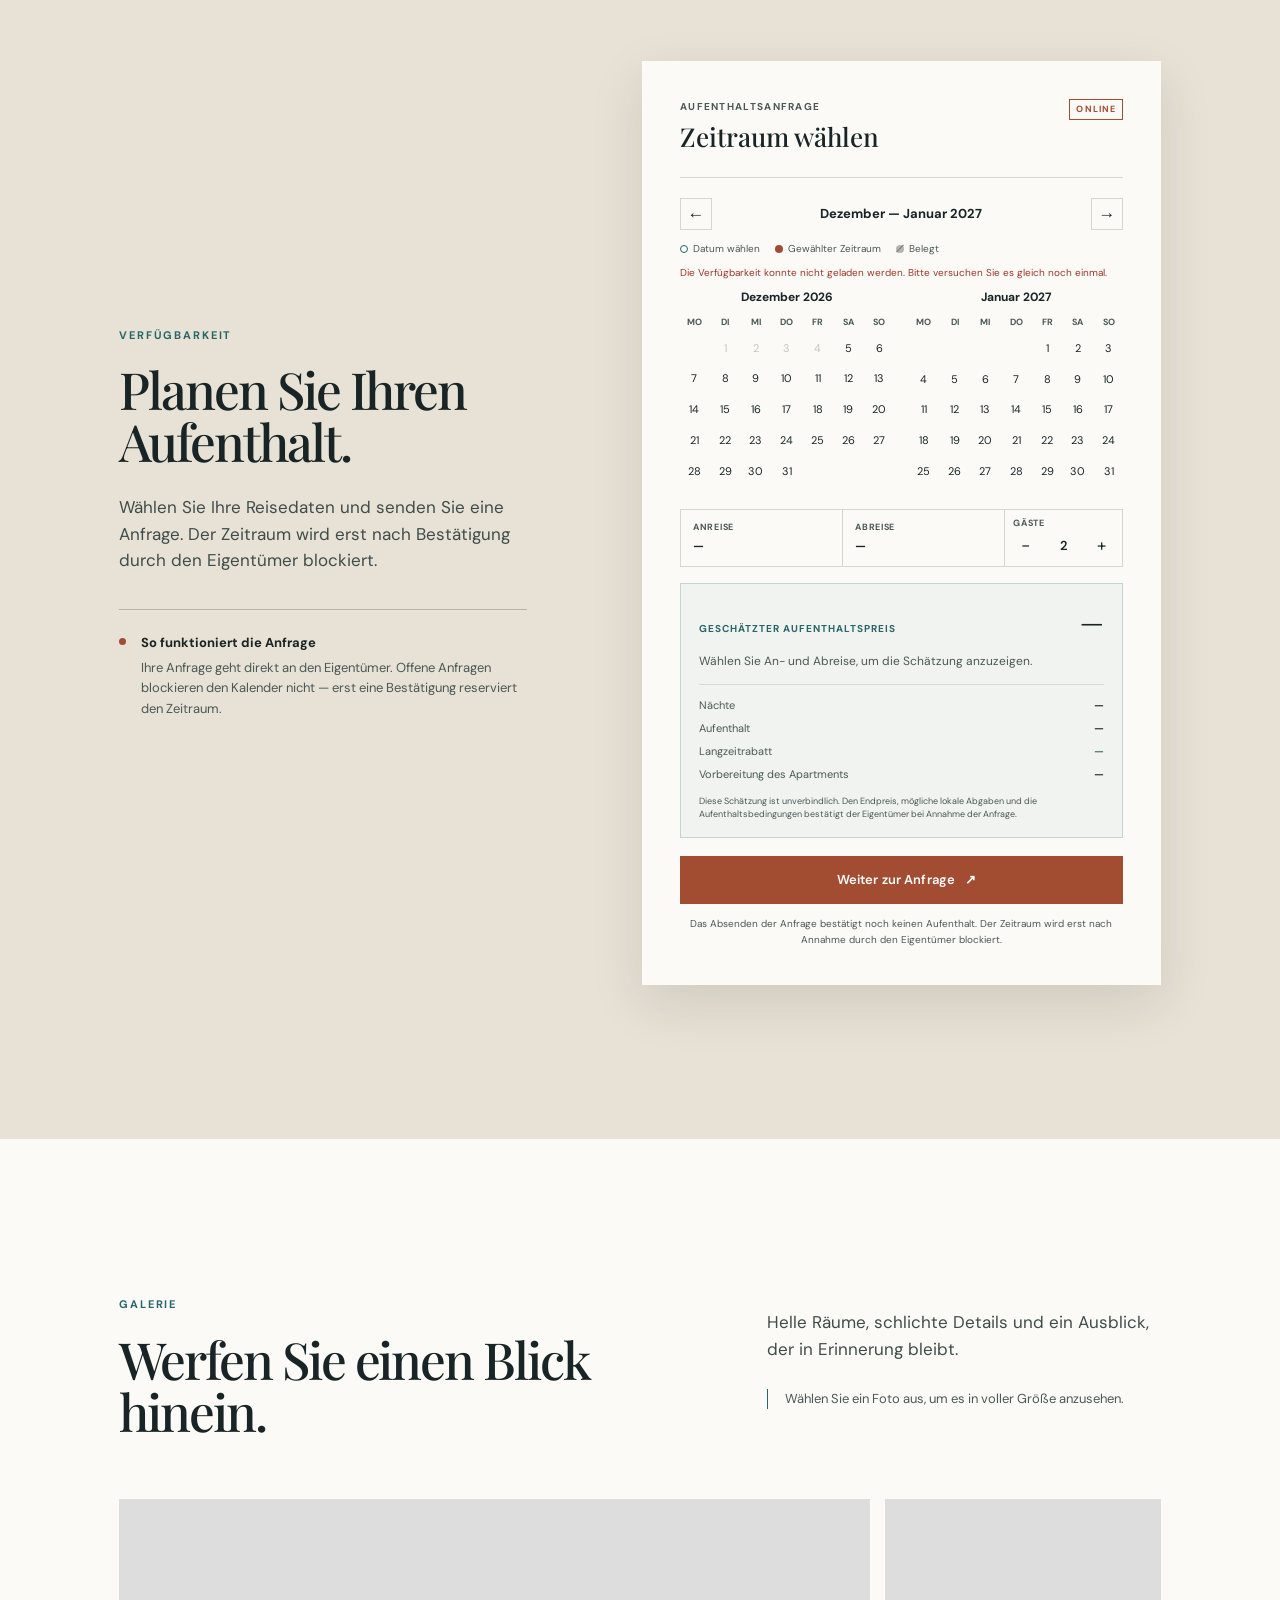
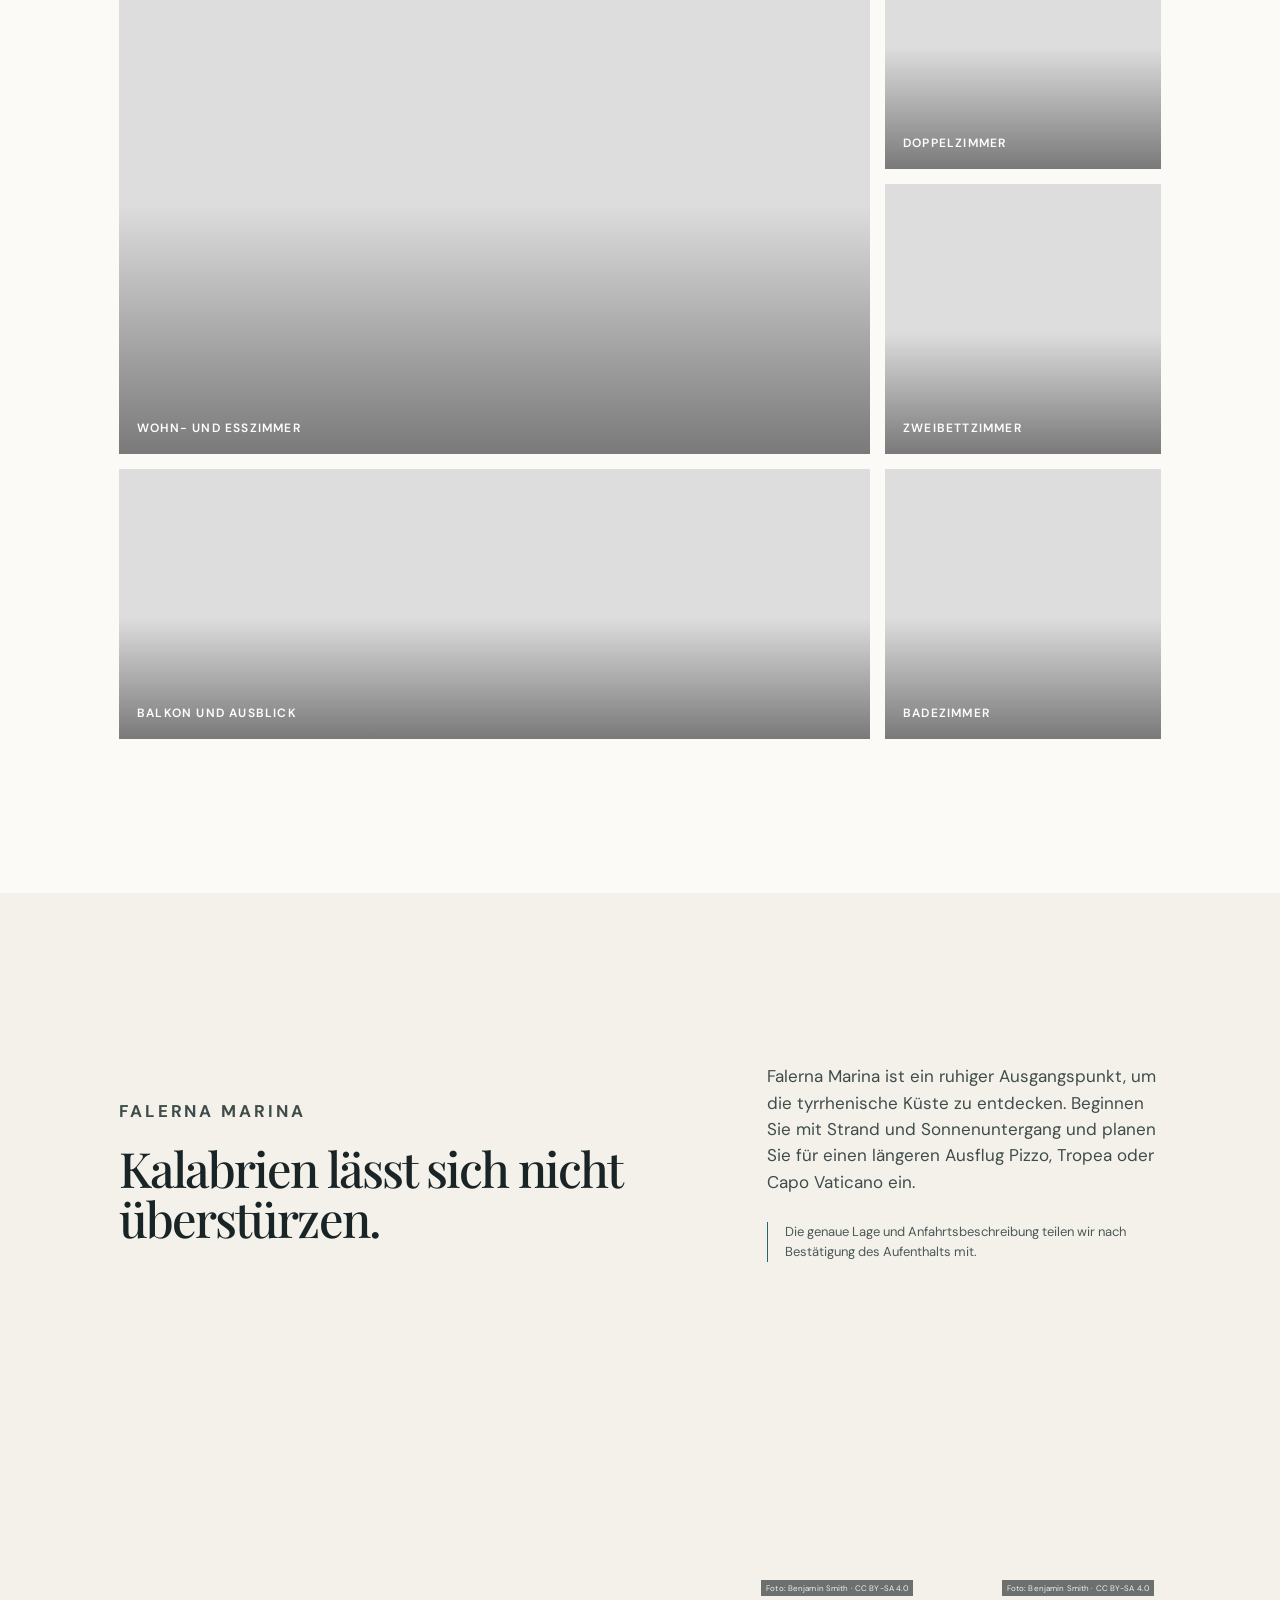
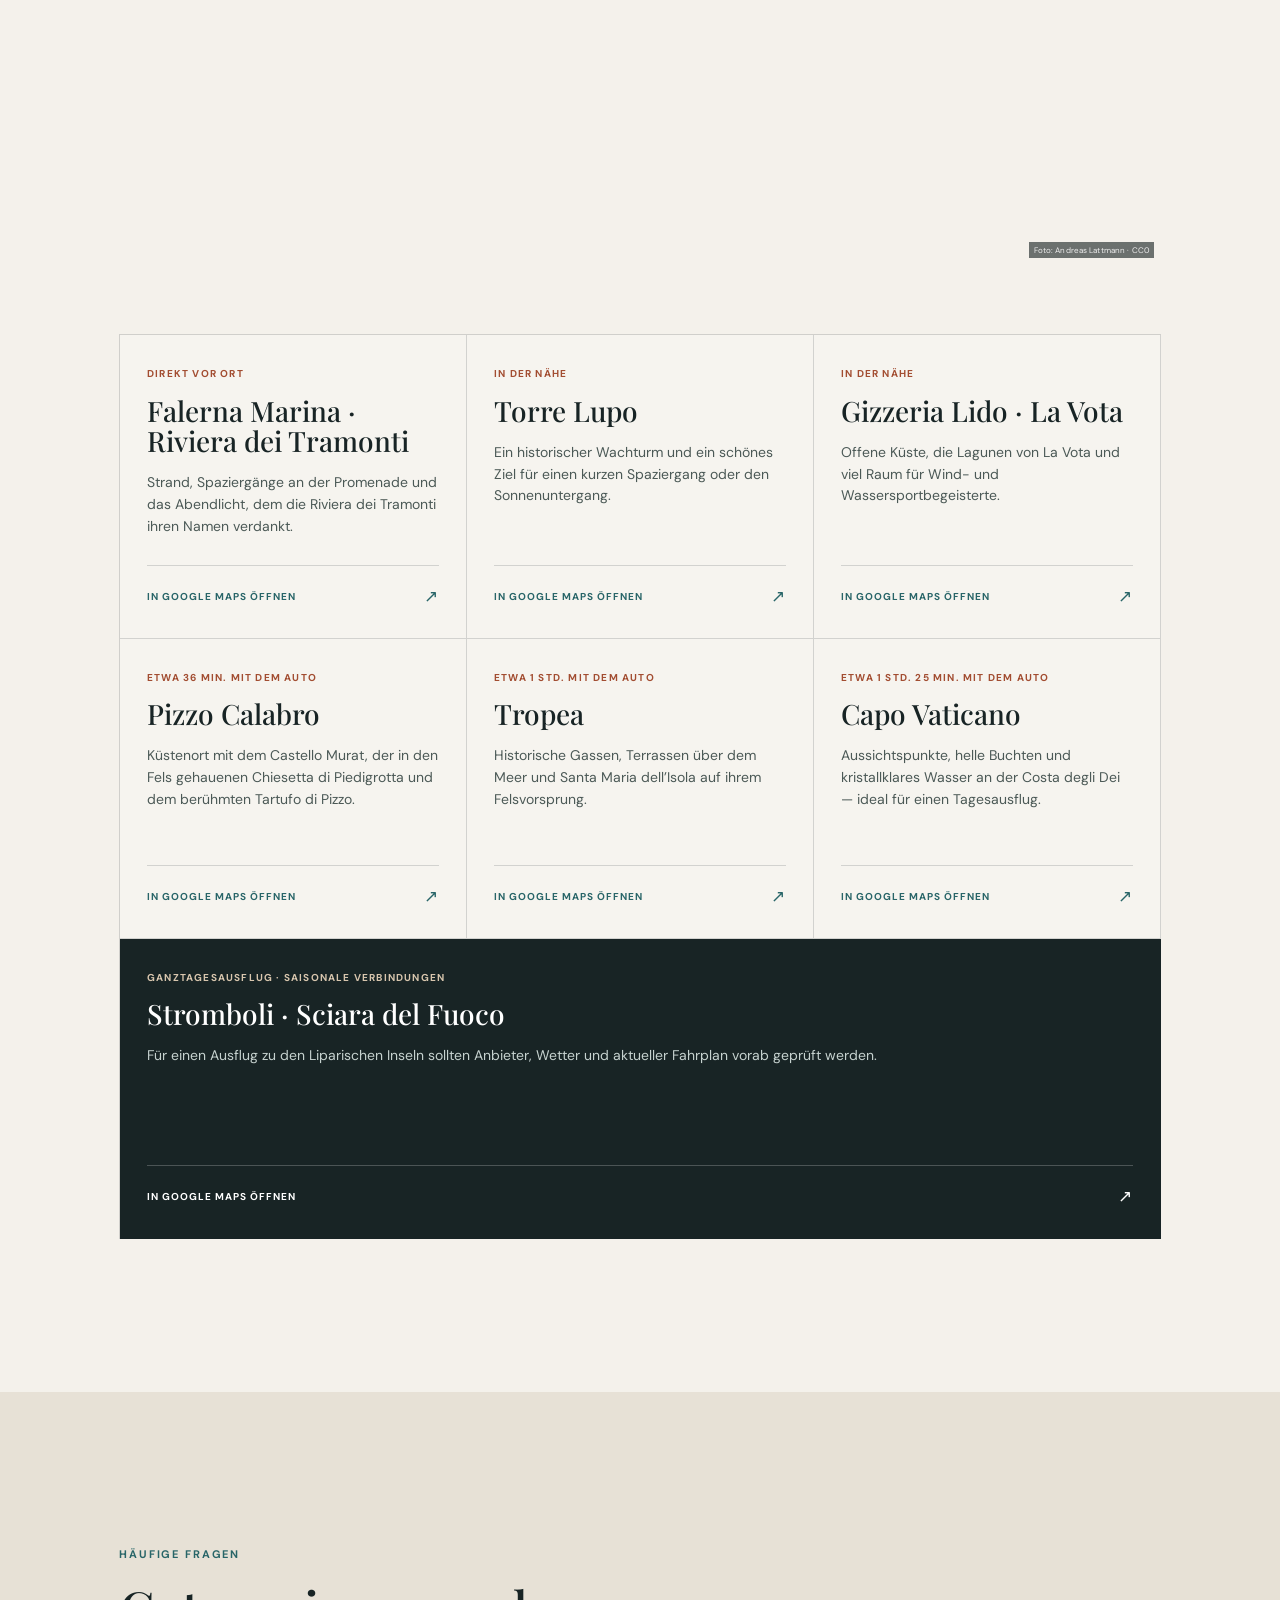
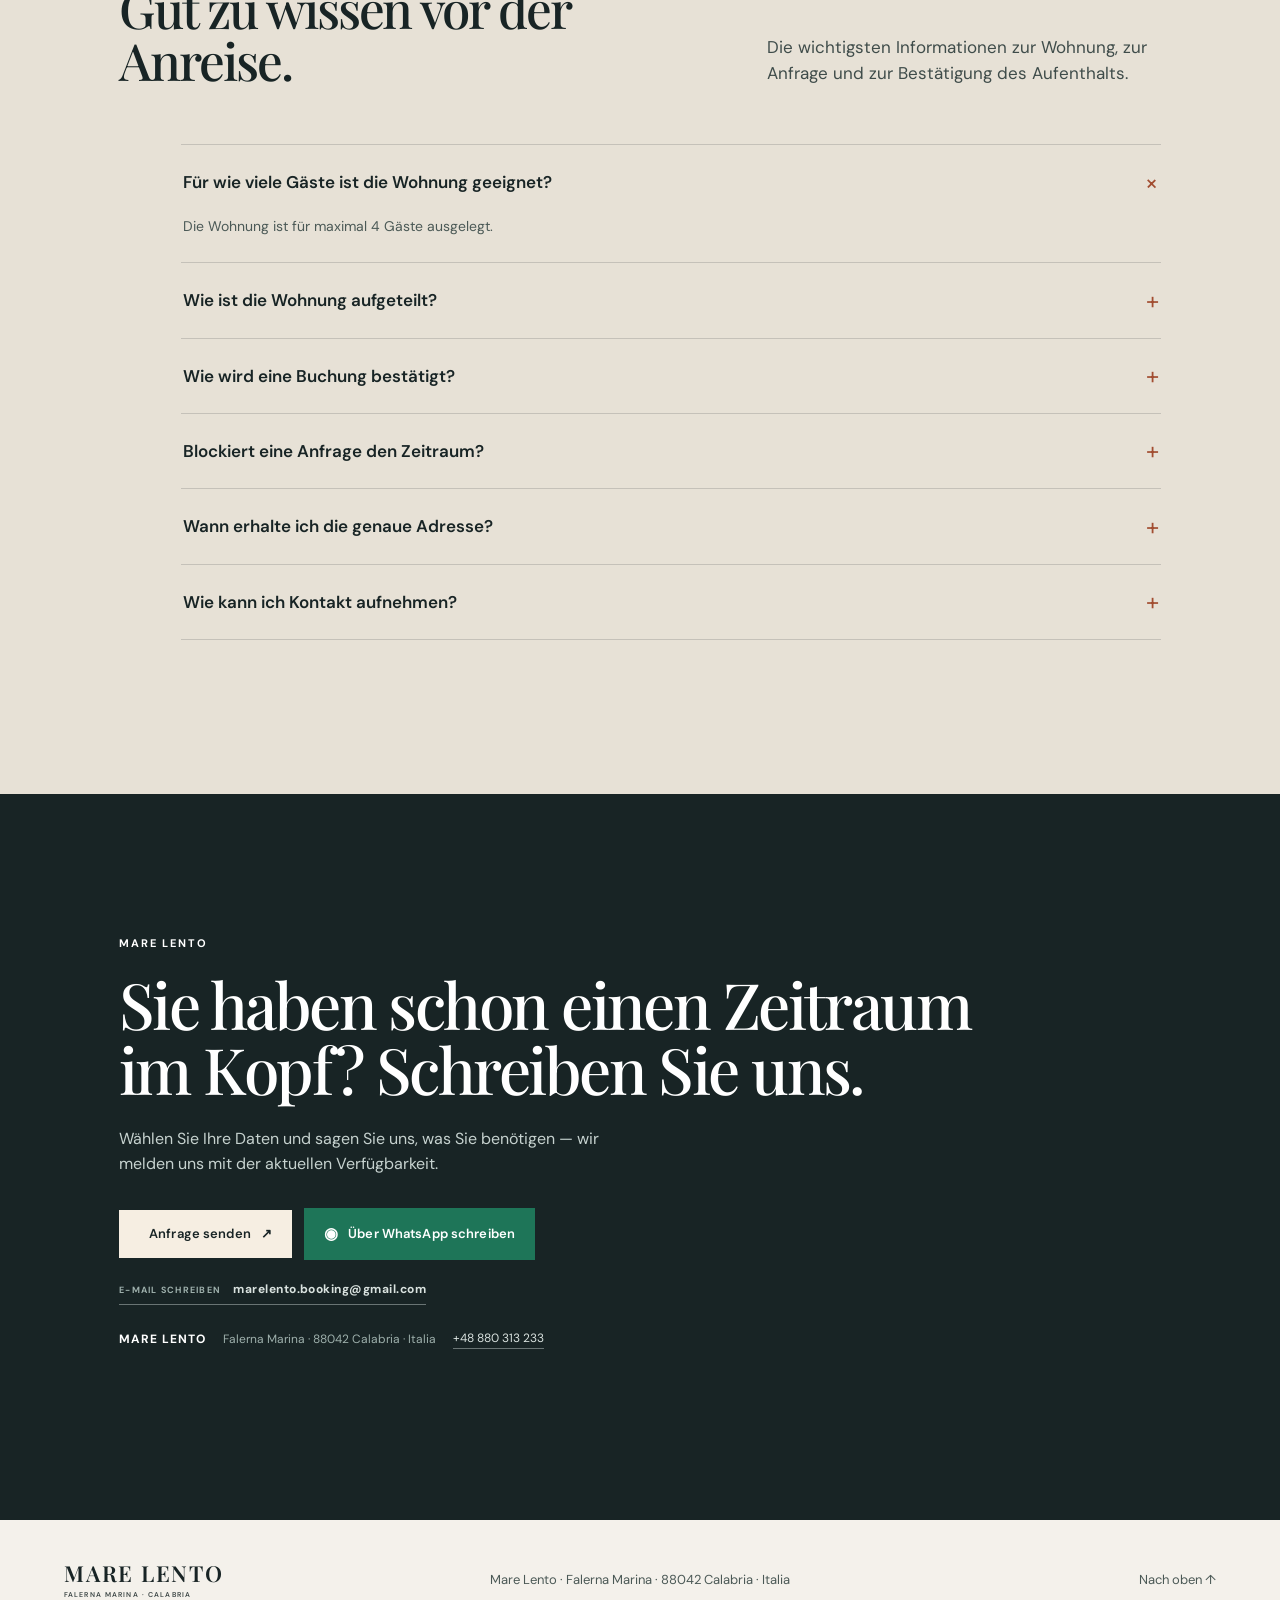
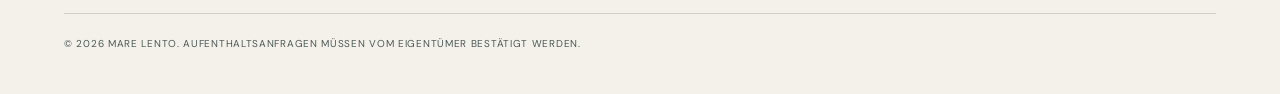
<file: de/index.html>
<!DOCTYPE html><html lang="de" data-initial-language="de" data-release="2026-08-23-seo"><head>
    <meta charset="UTF-8">
    <meta name="viewport" content="width=device-width, initial-scale=1.0">
    <meta http-equiv="Content-Security-Policy" content="default-src 'self'; base-uri 'none'; object-src 'none'; form-action 'self'; script-src 'self' https://challenges.cloudflare.com; script-src-attr 'none'; style-src 'self'; font-src 'self'; img-src 'self' data:; connect-src 'self' https://hrudftrkqzhjyvgoyurb.supabase.co wss://hrudftrkqzhjyvgoyurb.supabase.co https://challenges.cloudflare.com; frame-src https://challenges.cloudflare.com; manifest-src 'self'; media-src 'self'">
    <meta name="theme-color" content="#182425">
    <meta name="robots" content="noindex,nofollow,noarchive">
    <meta name="description" content="Mare Lento ist eine Ferienwohnung in Kalabrien nahe am Meer: zwei Schlafzimmer, Balkon und ruhige Lage an der Riviera dei Tramonti in Falerna Marina.">
    <link rel="canonical" href="https://marelentocalabria.it/de/">
    <link rel="alternate" hreflang="it" href="https://marelentocalabria.it/">
    <link rel="alternate" hreflang="en" href="https://marelentocalabria.it/en/">
    <link rel="alternate" hreflang="pl" href="https://marelentocalabria.it/pl/">
    <link rel="alternate" hreflang="de" href="https://marelentocalabria.it/de/">
    <link rel="alternate" hreflang="fr" href="https://marelentocalabria.it/fr/">
    <link rel="alternate" hreflang="es" href="https://marelentocalabria.it/es/">
    <link rel="alternate" hreflang="x-default" href="https://marelentocalabria.it/">
    <meta property="og:type" content="website">
    <meta property="og:site_name" content="Mare Lento">
    <meta property="og:locale" content="de_DE">
    <meta property="og:title" content="Ferienwohnung in Falerna Marina | Mare Lento">
    <meta property="og:description" content="Mare Lento ist eine Ferienwohnung in Kalabrien nahe am Meer: zwei Schlafzimmer, Balkon und ruhige Lage an der Riviera dei Tramonti in Falerna Marina.">
    <meta property="og:image" content="https://marelentocalabria.it/assets/mare-lento-falerna-marina.webp">
    <meta property="og:image:alt" content="Terrassenblick auf die türkisfarbene Küste Kalabriens">
    <meta property="og:image:type" content="image/webp">
    <meta property="og:image:width" content="1600">
    <meta property="og:image:height" content="1200">
    <meta property="og:url" content="https://marelentocalabria.it/de/">
    <meta name="twitter:card" content="summary_large_image">
    <meta name="twitter:title" content="Ferienwohnung in Falerna Marina | Mare Lento">
    <meta name="twitter:description" content="Mare Lento ist eine Ferienwohnung in Kalabrien nahe am Meer: zwei Schlafzimmer, Balkon und ruhige Lage an der Riviera dei Tramonti in Falerna Marina.">
    <meta name="twitter:image" content="https://marelentocalabria.it/assets/mare-lento-falerna-marina.webp">
    <meta name="twitter:image:alt" content="Terrassenblick auf die türkisfarbene Küste Kalabriens">
    <link rel="icon" href="../favicon.svg" type="image/svg+xml">
    <link rel="manifest" href="../site.webmanifest">
    <link rel="describedby" href="https://marelentocalabria.it/llms.txt" type="text/markdown">
    <title>Ferienwohnung in Falerna Marina | Mare Lento</title>
    <script type="application/ld+json" id="structured-data">{
  "@context": "https://schema.org",
  "@type": "WebPage",
  "name": "Ferienwohnung in Falerna Marina | Mare Lento",
  "description": "Mare Lento ist eine Ferienwohnung in Kalabrien nahe am Meer: zwei Schlafzimmer, Balkon und ruhige Lage an der Riviera dei Tramonti in Falerna Marina.",
  "url": "https://marelentocalabria.it/de/",
  "inLanguage": "de",
  "about": {
    "@type": "Apartment",
    "@id": "https://marelentocalabria.it/#accommodation",
    "name": "Mare Lento",
    "description": "Mare Lento ist eine Ferienwohnung in Kalabrien nahe am Meer: zwei Schlafzimmer, Balkon und ruhige Lage an der Riviera dei Tramonti in Falerna Marina.",
    "url": "https://marelentocalabria.it/de/",
    "numberOfBedrooms": 2,
    "numberOfBathroomsTotal": 2,
    "bed": [
      {
        "@type": "BedDetails",
        "numberOfBeds": 1,
        "typeOfBed": "Double"
      },
      {
        "@type": "BedDetails",
        "numberOfBeds": 2,
        "typeOfBed": "Single"
      }
    ],
    "occupancy": {
      "@type": "QuantitativeValue",
      "maxValue": 4
    },
    "amenityFeature": [
      {
        "@type": "LocationFeatureSpecification",
        "name": "air conditioning",
        "value": true
      },
      {
        "@type": "LocationFeatureSpecification",
        "name": "balcony",
        "value": true
      },
      {
        "@type": "LocationFeatureSpecification",
        "name": "washing machine",
        "value": true
      }
    ],
    "telephone": "+48 880 313 233",
    "email": "marelento.booking@gmail.com",
    "address": {
      "@type": "PostalAddress",
      "addressLocality": "Falerna Marina",
      "addressRegion": "Calabria",
      "postalCode": "88042",
      "addressCountry": "IT"
    },
    "image": [
      "https://marelentocalabria.it/assets/apartment-living-dining-room.webp",
      "https://marelentocalabria.it/assets/apartment-double-bedroom.webp",
      "https://marelentocalabria.it/assets/apartment-twin-bedroom.webp",
      "https://marelentocalabria.it/assets/apartment-balcony-sea-view.webp",
      "https://marelentocalabria.it/assets/apartment-bathroom.webp"
    ]
  }
}</script>
    <script type="application/ld+json" id="faq-structured-data">{
  "@context": "https://schema.org",
  "@type": "FAQPage",
  "@id": "https://marelentocalabria.it/de/#faq",
  "url": "https://marelentocalabria.it/de/#faq",
  "inLanguage": "de",
  "mainEntity": [
    {
      "@type": "Question",
      "name": "Für wie viele Gäste ist die Wohnung geeignet?",
      "acceptedAnswer": {
        "@type": "Answer",
        "text": "Die Wohnung ist für maximal 4 Gäste ausgelegt."
      }
    },
    {
      "@type": "Question",
      "name": "Wie ist die Wohnung aufgeteilt?",
      "acceptedAnswer": {
        "@type": "Answer",
        "text": "Es gibt zwei Schlafzimmer — eines mit Doppelbett und eines mit zwei Einzelbetten — einen Wohn- und Essbereich, eine kompakte Küche, zwei Badezimmer und einen Balkon."
      }
    },
    {
      "@type": "Question",
      "name": "Wie wird eine Buchung bestätigt?",
      "acceptedAnswer": {
        "@type": "Answer",
        "text": "Wählen Sie Daten und Gästezahl und senden Sie eine Anfrage. Der Aufenthalt ist erst nach Annahme durch den Eigentümer bestätigt."
      }
    },
    {
      "@type": "Question",
      "name": "Blockiert eine Anfrage den Zeitraum?",
      "acceptedAnswer": {
        "@type": "Answer",
        "text": "Nein. Die Daten werden erst nach Annahme der Anfrage blockiert; vorher bleiben sie für andere Gäste verfügbar."
      }
    },
    {
      "@type": "Question",
      "name": "Wann erhalte ich die genaue Adresse?",
      "acceptedAnswer": {
        "@type": "Answer",
        "text": "Die genaue Lage in Falerna Marina und die Anreisehinweise teilen wir nach Bestätigung des Aufenthalts mit."
      }
    },
    {
      "@type": "Question",
      "name": "Wie kann ich Kontakt aufnehmen?",
      "acceptedAnswer": {
        "@type": "Answer",
        "text": "Sie können das Anfrageformular nutzen, eine E-Mail senden oder uns über WhatsApp schreiben. Geben Sie am besten Daten und Gästezahl an."
      }
    }
  ]
}</script>
    <link rel="stylesheet" href="../styles.css?v=20260823-security">
  </head>
  <body>
    <a class="skip-link" href="#content" data-i18n="skip">Zum Inhalt springen</a>
    <header class="site-header" id="top">
      <a class="brand" href="#top" aria-label="Mare Lento — Startseite" data-i18n-aria-label="aria.home"><span>MARE LENTO</span><small>FALERNA MARINA · CALABRIA</small></a>
      <nav class="desktop-nav" aria-label="Hauptnavigation" data-i18n-aria-label="aria.navigation">
        <a href="#apartament" data-i18n="nav.apartment">Apartment</a><a href="#dostepnosc" data-i18n="nav.availability">Verfügbarkeit</a><a href="#galeria" data-i18n="nav.gallery">Galerie</a><a href="#okolica" data-i18n="nav.location">Umgebung</a><a href="#kontakt" data-i18n="nav.contact">Kontakt</a>
      </nav>
      <div class="header-actions">
        <div class="language-switcher">
          <label for="language-select" data-i18n="language.label">Sprache wählen</label>
          <select id="language-select" name="language">
            <option data-language="it" value="../">IT</option>
            <option data-language="en" value="../en/">EN</option>
            <option data-language="pl" value="../pl/">PL</option>
            <option data-language="de" value="./" selected="">DE</option>
            <option data-language="fr" value="../fr/">FR</option>
            <option data-language="es" value="../es/">ES</option>
          </select>
        </div>
        <a class="header-cta" href="#dostepnosc"><span data-i18n="headerCta">Aufenthalt anfragen</span>
          <span aria-hidden="true">↗</span></a>
      </div>
      <button type="button" class="menu-toggle" aria-label="Menü öffnen" data-i18n-aria-label="aria.openMenu" aria-expanded="false">
        <span></span><span></span>
      </button>
    </header>
    <main id="content">
      <section class="hero" aria-labelledby="hero-title">
        <img src="../assets/mare-lento-falerna-marina.webp" srcset="../assets/mare-lento-falerna-marina-900.webp 900w, ../assets/mare-lento-falerna-marina.webp 1600w" sizes="100vw" alt="Terrassenblick auf die türkisfarbene Küste Kalabriens" data-i18n-alt="alt.regionGallery1" fetchpriority="high" decoding="async">
        <div class="hero-shade"></div>
        <div class="hero-content">
          <p class="eyebrow light" data-i18n="hero.kicker">Falerna Marina · Kalabrien</p>
          <h1 id="hero-title" data-i18n="hero.title">Das Meer zum Greifen nah.</h1>
          <p class="hero-intro" data-i18n="hero.description">Ein ruhiges Apartment für entspannte Tage im Süden.</p>
          <a class="round-link light" href="#apartament"><span data-i18n="hero.link">Den Ort entdecken</span><span aria-hidden="true">↓</span></a>
        </div>
        <p class="hero-caption" data-i18n="hero.caption">Kalabrische Küste</p>
      </section>
      <section class="intro section" id="apartament">
        <div class="intro-copy reveal">
          <p class="eyebrow" data-i18n="intro.kicker">Italienischer Rhythmus</p>
          <h2 data-i18n="intro.title">Hier beginnen die Morgen im Licht und enden mit dem Rauschen des Meeres.</h2>
        </div>
        <div class="intro-text reveal">
          <p data-i18n="intro.text">Mare Lento ist ein Ort zum Durchatmen in Falerna Marina. Helle Räume, ein Balkon und der Blick auf die Küste bilden einen unkomplizierten Ausgangspunkt für Strandtage, Entdeckungen in Kalabrien und echte Erholung.</p>
          <a class="text-link" href="#galeria"><span data-i18n="intro.link">Galerie ansehen</span><span aria-hidden="true">→</span></a>
        </div>
      </section>
      <section class="image-break">
        <img src="../assets/apartment-living-dining-room.webp" alt="Wohn- und Esszimmer mit Zugang zum Balkon" data-i18n-alt="alt.livingDining" loading="lazy" decoding="async">
      </section>
      <section class="stay section">
        <div class="stay-image reveal">
          <img src="../assets/apartment-balcony-sea-view.webp" srcset="../assets/apartment-balcony-sea-view-900.webp 900w, ../assets/apartment-balcony-sea-view.webp 1536w" sizes="(max-width: 760px) 100vw, 50vw" alt="Balkon des Apartments mit Blick auf das Tyrrhenische Meer" data-i18n-alt="alt.hero" loading="lazy" decoding="async">
        </div>
        <div class="stay-copy reveal">
          <p class="eyebrow" data-i18n="stay.kicker">Ihr Aufenthalt</p>
          <h2 data-i18n="stay.title">Wie gemacht für eine gemeinsame Auszeit.</h2>
          <p data-i18n="stay.text">Das Apartment verfügt über eine Klimaanlage, zwei Schlafzimmer — eines mit Doppelbett und eines mit zwei Einzelbetten — sowie einen Wohn- und Essbereich, eine kompakte Küche, zwei Badezimmer — eines davon mit Dusche und Waschmaschine — und einen Balkon.</p>
          <p class="note" data-i18n="stay.note">Details zur Ausstattung und zu den Aufenthaltsbedingungen bestätigen wir mit Ihrer Anfrage.</p>
          <a class="button" href="#dostepnosc"><span data-i18n="stay.cta">Verfügbarkeit prüfen</span><span aria-hidden="true">↗</span></a>
        </div>
      </section>
      <section class="booking section" id="dostepnosc" aria-labelledby="booking-title">
        <div class="booking-intro reveal">
          <p class="eyebrow" data-i18n="booking.kicker">Verfügbarkeit</p>
          <h2 id="booking-title" data-i18n="booking.title">Planen Sie Ihren Aufenthalt.</h2>
          <p data-i18n="booking.text">Wählen Sie Ihre Reisedaten und senden Sie eine Anfrage. Der Zeitraum wird erst nach Bestätigung durch den Eigentümer blockiert.</p>
          <div class="integration-note">
            <span class="integration-dot"></span>
            <div>
              <strong data-i18n="booking.integrationTitle">So funktioniert die Anfrage</strong>
              <p data-i18n="booking.integrationText">Ihre Anfrage geht direkt an den Eigentümer. Offene Anfragen blockieren den Kalender nicht — erst eine Bestätigung reserviert den Zeitraum.</p>
            </div>
          </div>
        </div>
        <div class="booking-card reveal">
          <div class="booking-card-top">
            <div>
              <p data-i18n="booking.cardKicker">Aufenthaltsanfrage</p>
              <strong data-i18n="booking.cardTitle">Zeitraum wählen</strong>
            </div>
            <span class="system-pill" id="booking-system-pill">ONLINE</span>
          </div>
          <div class="calendar-controls">
            <button class="calendar-arrow" type="button" data-calendar-prev="" aria-label="Poprzedni miesiąc">
              ←
            </button>
            <p id="calendar-months" aria-live="polite"></p>
            <button class="calendar-arrow" type="button" data-calendar-next="" aria-label="Następny miesiąc">
              →
            </button>
          </div>
          <div class="calendar-legends">
            <span><i class="legend-circle available"></i><span data-i18n="booking.available">Datum wählen</span></span><span><i class="legend-circle selected"></i><span data-i18n="booking.selected">Gewählter Zeitraum</span></span><span><i class="legend-circle occupied"></i><span data-i18n="booking.occupied">Belegt</span></span>
          </div>
          <p class="availability-status" id="availability-status" role="status"></p>
          <div class="calendars" id="calendars"></div>
          <div class="booking-summary">
            <div>
              <span data-i18n="booking.checkin">Anreise</span><strong id="checkin-value">—</strong>
            </div>
            <div>
              <span data-i18n="booking.checkout">Abreise</span><strong id="checkout-value">—</strong>
            </div>
            <div class="booking-guests">
              <span data-i18n="booking.guests">Gäste</span>
              <div class="guest-stepper" role="group">
                <button type="button" data-guest-decrease="">
                  <span aria-hidden="true">−</span><span class="sr-only" data-i18n="booking.decreaseGuests">Gästezahl verringern</span>
                </button>
                <strong id="guest-count-value" aria-live="polite">2</strong>
                <button type="button" data-guest-increase="">
                  <span aria-hidden="true">+</span><span class="sr-only" data-i18n="booking.increaseGuests">Gästezahl erhöhen</span>
                </button>
                <input id="guest-count" name="guests" type="hidden" value="2">
              </div>
            </div>
          </div>
          <section class="price-estimate" id="price-estimate" aria-labelledby="price-estimate-title">
            <div class="price-estimate-heading">
              <span id="price-estimate-title" data-i18n="pricing.title">Geschätzter Aufenthaltspreis</span>
              <strong id="price-total" aria-live="polite">—</strong>
            </div>
            <p class="price-estimate-empty" id="price-estimate-empty" data-i18n="pricing.selectDates">Wählen Sie An- und Abreise, um die Schätzung anzuzeigen.</p>
            <dl class="price-breakdown" id="price-breakdown" hidden="">
              <div><dt data-i18n="pricing.nights">Nächte</dt><dd id="price-nights">—</dd></div>
              <div><dt data-i18n="pricing.accommodation">Aufenthalt</dt><dd id="price-accommodation">—</dd></div>
              <div id="price-discount-row" hidden=""><dt data-i18n="pricing.discount">Langzeitrabatt</dt><dd id="price-discount">—</dd></div>
              <div><dt data-i18n="pricing.cleaning">Vorbereitung des Apartments</dt><dd id="price-cleaning">—</dd></div>
            </dl>
            <p class="price-estimate-note" data-i18n="pricing.note">Diese Schätzung ist unverbindlich. Den Endpreis, mögliche lokale Abgaben und die Aufenthaltsbedingungen bestätigt der Eigentümer bei Annahme der Anfrage.</p>
          </section>
          <button class="button booking-button" type="button" data-open-inquiry="">
            <span data-i18n="booking.cta">Weiter zur Anfrage</span><span aria-hidden="true">↗</span>
          </button>
          <p class="booking-disclaimer" data-i18n="booking.disclaimer">Das Absenden der Anfrage bestätigt noch keinen Aufenthalt. Der Zeitraum wird erst nach Annahme durch den Eigentümer blockiert.</p>
        </div>
      </section>
      <section class="gallery section" id="galeria" aria-labelledby="gallery-title">
        <div class="section-heading">
          <div>
            <p class="eyebrow" data-i18n="gallery.kicker">Galerie</p>
            <h2 id="gallery-title" data-i18n="gallery.title">Werfen Sie einen Blick hinein.</h2>
          </div>
          <div class="gallery-intro">
            <p data-i18n="gallery.description">Helle Räume, schlichte Details und ein Ausblick, der in Erinnerung bleibt.</p>
            <p class="note" data-i18n="gallery.note">Wählen Sie ein Foto aus, um es in voller Größe anzusehen.</p>
          </div>
        </div>
        <div class="gallery-grid">
          <button type="button" class="gallery-card large" data-image="../assets/apartment-living-dining-room.webp" data-alt-key="alt.livingDining">
            <img src="../assets/apartment-living-dining-room.webp" alt="Wohn- und Esszimmer mit Zugang zum Balkon" data-i18n-alt="alt.livingDining" loading="lazy" decoding="async"><span data-i18n="gallery.livingDining">Wohn- und Esszimmer</span></button><button type="button" class="gallery-card" data-image="../assets/apartment-double-bedroom.webp" data-alt-key="alt.doubleBedroom">
            <img src="../assets/apartment-double-bedroom.webp" alt="Doppelzimmer mit Zugang zum Balkon" data-i18n-alt="alt.doubleBedroom" loading="lazy" decoding="async"><span data-i18n="gallery.doubleBedroom">Doppelzimmer</span></button><button type="button" class="gallery-card" data-image="../assets/apartment-twin-bedroom.webp" data-alt-key="alt.twinBedroom">
            <img src="../assets/apartment-twin-bedroom.webp" alt="Schlafzimmer mit zwei Einzelbetten" data-i18n-alt="alt.twinBedroom" loading="lazy" decoding="async"><span data-i18n="gallery.twinBedroom">Zweibettzimmer</span></button><button type="button" class="gallery-card wide" data-image="../assets/apartment-balcony-sea-view.webp" data-alt-key="alt.hero">
            <img src="../assets/apartment-balcony-sea-view.webp" alt="Balkon des Apartments mit Blick auf das Tyrrhenische Meer" data-i18n-alt="alt.hero" loading="lazy" decoding="async"><span data-i18n="gallery.balcony">Balkon und Ausblick</span></button><button type="button" class="gallery-card" data-image="../assets/apartment-bathroom.webp?v=20260823-bathrooms" data-alt-key="alt.bathroom">
            <img src="../assets/apartment-bathroom.webp?v=20260823-bathrooms" alt="Eines der zwei Badezimmer des Apartments mit Duschkabine und Bidet" data-i18n-alt="alt.bathroom" loading="lazy" decoding="async"><span data-i18n="gallery.bathroom">Badezimmer</span>
          </button>
        </div>
      </section>
      <section class="place section" id="okolica" aria-labelledby="place-title">
        <div class="place-heading reveal">
          <div class="place-copy">
            <p class="eyebrow">Falerna Marina</p>
            <h2 id="place-title" data-i18n="place.title">Kalabrien lässt sich nicht überstürzen.</h2>
          </div>
          <div class="place-intro">
            <p data-i18n="place.text">Falerna Marina ist ein ruhiger Ausgangspunkt, um die tyrrhenische Küste zu entdecken. Beginnen Sie mit Strand und Sonnenuntergang und planen Sie für einen längeren Ausflug Pizzo, Tropea oder Capo Vaticano ein.</p>
            <p class="note" data-i18n="place.note">Die genaue Lage und Anfahrtsbeschreibung teilen wir nach Bestätigung des Aufenthalts mit.</p>
          </div>
        </div>
        <div class="region-mosaic" aria-label="Fotos der kalabrischen Küste" data-i18n-aria-label="aria.regionGallery">
          <figure class="region-photo region-photo-main">
            <img src="../assets/region-gallery-1.webp" alt="Terrassenblick auf die türkisfarbene Küste Kalabriens" data-i18n-alt="alt.regionGallery1" loading="lazy" decoding="async">
          </figure>
          <figure class="region-photo">
            <img src="../assets/region-gallery-2.webp" alt="Küstenblick vom Aussichtspunkt Capo Vaticano" data-i18n-alt="alt.regionGallery2" loading="lazy" decoding="async">
            <figcaption class="photo-credit"><a href="https://commons.wikimedia.org/wiki/File:Ricadi_-_Capo_Vaticano_-_03.jpg" target="_blank" rel="noopener noreferrer">Foto: Benjamin Smith · CC BY-SA 4.0</a></figcaption>
          </figure>
          <figure class="region-photo">
            <img src="../assets/region-gallery-3.webp" alt="Panorama von Pizzo Calabro und der türkisfarbenen tyrrhenischen Küste" data-i18n-alt="alt.regionGallery3" loading="lazy" decoding="async">
            <figcaption class="photo-credit"><a href="https://commons.wikimedia.org/wiki/File:Pizzo_-_Vista_dalla_Piazza_della_Repubblica.jpg" target="_blank" rel="noopener noreferrer">Foto: Benjamin Smith · CC BY-SA 4.0</a></figcaption>
          </figure>
          <figure class="region-photo">
            <img src="../assets/region-gallery-4.webp" alt="Wellen an einer felsigen Grotte an der kalabrischen Küste" data-i18n-alt="alt.regionGallery4" loading="lazy" decoding="async">
          </figure>
          <figure class="region-photo">
            <img src="../assets/region-gallery-5.webp" alt="Wallfahrtskirche Santa Maria dell’Isola auf dem Felsvorsprung in Tropea" data-i18n-alt="alt.regionGallery5" loading="lazy" decoding="async">
            <figcaption class="photo-credit"><a href="https://commons.wikimedia.org/wiki/File:Chiesa_di_Santa_Maria_dell%27_isola_Tropea.jpg" target="_blank" rel="noopener noreferrer">Foto: Andreas Lattmann · CC0</a></figcaption>
          </figure>
        </div>
        <div class="attractions-grid">
          <article class="attraction-card reveal">
            <span data-i18n="place.local">Direkt vor Ort</span>
            <h3>Falerna Marina · Riviera dei Tramonti</h3>
            <p data-i18n="place.falerna">Strand, Spaziergänge an der Promenade und das Abendlicht, dem die Riviera dei Tramonti ihren Namen verdankt.</p>
            <a href="https://www.google.com/maps/search/?api=1&amp;query=Falerna+Marina+Lungomare" target="_blank" rel="noopener noreferrer"><span data-i18n="place.maps">In Google Maps öffnen</span><b aria-hidden="true">↗</b></a>
          </article>
          <article class="attraction-card reveal">
            <span data-i18n="place.nearby">In der Nähe</span>
            <h3>Torre Lupo</h3>
            <p data-i18n="place.torre">Ein historischer Wachturm und ein schönes Ziel für einen kurzen Spaziergang oder den Sonnenuntergang.</p>
            <a href="https://www.google.com/maps/search/?api=1&amp;query=Torre+Lupo+Falerna" target="_blank" rel="noopener noreferrer"><span data-i18n="place.maps">In Google Maps öffnen</span><b aria-hidden="true">↗</b></a>
          </article>
          <article class="attraction-card reveal">
            <span data-i18n="place.nearby">In der Nähe</span>
            <h3>Gizzeria Lido · La Vota</h3>
            <p data-i18n="place.gizzeria">Offene Küste, die Lagunen von La Vota und viel Raum für Wind- und Wassersportbegeisterte.</p>
            <a href="https://www.google.com/maps/search/?api=1&amp;query=Lago+La+Vota+Gizzeria" target="_blank" rel="noopener noreferrer"><span data-i18n="place.maps">In Google Maps öffnen</span><b aria-hidden="true">↗</b></a>
          </article>
          <article class="attraction-card reveal">
            <span data-i18n="place.pizzoTime">Etwa 36 Min. mit dem Auto</span>
            <h3>Pizzo Calabro</h3>
            <p data-i18n="place.pizzo">Küstenort mit dem Castello Murat, der in den Fels gehauenen Chiesetta di Piedigrotta und dem berühmten Tartufo di Pizzo.</p>
            <a href="https://www.google.com/maps/search/?api=1&amp;query=Pizzo+Calabro+centro" target="_blank" rel="noopener noreferrer"><span data-i18n="place.maps">In Google Maps öffnen</span><b aria-hidden="true">↗</b></a>
          </article>
          <article class="attraction-card reveal">
            <span data-i18n="place.tropeaTime">Etwa 1 Std. mit dem Auto</span>
            <h3>Tropea</h3>
            <p data-i18n="place.tropea">Historische Gassen, Terrassen über dem Meer und Santa Maria dell’Isola auf ihrem Felsvorsprung.</p>
            <a href="https://www.google.com/maps/search/?api=1&amp;query=Tropea+centro+storico" target="_blank" rel="noopener noreferrer"><span data-i18n="place.maps">In Google Maps öffnen</span><b aria-hidden="true">↗</b></a>
          </article>
          <article class="attraction-card reveal">
            <span data-i18n="place.capoTime">Etwa 1 Std. 25 Min. mit dem Auto</span>
            <h3>Capo Vaticano</h3>
            <p data-i18n="place.capo">Aussichtspunkte, helle Buchten und kristallklares Wasser an der Costa degli Dei — ideal für einen Tagesausflug.</p>
            <a href="https://www.google.com/maps/search/?api=1&amp;query=Belvedere+Capo+Vaticano" target="_blank" rel="noopener noreferrer"><span data-i18n="place.maps">In Google Maps öffnen</span><b aria-hidden="true">↗</b></a>
          </article>
          <article class="attraction-card attraction-card-featured reveal">
            <span data-i18n="place.stromboliTime">Ganztagesausflug · saisonale Verbindungen</span>
            <h3>Stromboli · Sciara del Fuoco</h3>
            <p data-i18n="place.stromboli">Für einen Ausflug zu den Liparischen Inseln sollten Anbieter, Wetter und aktueller Fahrplan vorab geprüft werden.</p>
            <a href="https://maps.app.goo.gl/4EReUWhz7Q4Sa6cV8" target="_blank" rel="noopener noreferrer"><span data-i18n="place.maps">In Google Maps öffnen</span><b aria-hidden="true">↗</b></a>
          </article>
        </div>
      </section>
      <section class="faq section" id="faq" aria-labelledby="faq-title">
        <div class="faq-heading reveal">
          <div>
            <p class="eyebrow" data-i18n="faq.kicker">Häufige Fragen</p>
            <h2 id="faq-title" data-i18n="faq.title">Gut zu wissen vor der Anreise.</h2>
          </div>
          <p data-i18n="faq.intro">Die wichtigsten Informationen zur Wohnung, zur Anfrage und zur Bestätigung des Aufenthalts.</p>
        </div>
        <div class="faq-list reveal">
          <details open="">
            <summary data-i18n="faq.q1">Für wie viele Gäste ist die Wohnung geeignet?</summary>
            <p data-i18n="faq.a1">Die Wohnung ist für maximal 4 Gäste ausgelegt.</p>
          </details>
          <details>
            <summary data-i18n="faq.q2">Wie ist die Wohnung aufgeteilt?</summary>
            <p data-i18n="faq.a2">Es gibt zwei Schlafzimmer — eines mit Doppelbett und eines mit zwei Einzelbetten — einen Wohn- und Essbereich, eine kompakte Küche, zwei Badezimmer und einen Balkon.</p>
          </details>
          <details>
            <summary data-i18n="faq.q3">Wie wird eine Buchung bestätigt?</summary>
            <p data-i18n="faq.a3">Wählen Sie Daten und Gästezahl und senden Sie eine Anfrage. Der Aufenthalt ist erst nach Annahme durch den Eigentümer bestätigt.</p>
          </details>
          <details>
            <summary data-i18n="faq.q4">Blockiert eine Anfrage den Zeitraum?</summary>
            <p data-i18n="faq.a4">Nein. Die Daten werden erst nach Annahme der Anfrage blockiert; vorher bleiben sie für andere Gäste verfügbar.</p>
          </details>
          <details>
            <summary data-i18n="faq.q5">Wann erhalte ich die genaue Adresse?</summary>
            <p data-i18n="faq.a5">Die genaue Lage in Falerna Marina und die Anreisehinweise teilen wir nach Bestätigung des Aufenthalts mit.</p>
          </details>
          <details>
            <summary data-i18n="faq.q6">Wie kann ich Kontakt aufnehmen?</summary>
            <p data-i18n="faq.a6">Sie können das Anfrageformular nutzen, eine E-Mail senden oder uns über WhatsApp schreiben. Geben Sie am besten Daten und Gästezahl an.</p>
          </details>
        </div>
      </section>
      <section class="contact" id="kontakt">
        <div class="contact-inner">
          <p class="eyebrow light">Mare Lento</p>
          <h2 data-i18n="contact.title">Sie haben schon einen Zeitraum im Kopf? Schreiben Sie uns.</h2>
          <p data-i18n="contact.text">Wählen Sie Ihre Daten und sagen Sie uns, was Sie benötigen — wir melden uns mit der aktuellen Verfügbarkeit.</p>
          <div class="contact-actions">
            <button class="button button-light" type="button" data-open-inquiry="">
              <span data-i18n="contact.emailCta">Anfrage senden</span><span aria-hidden="true">↗</span>
            </button>
            <a class="button whatsapp-button" data-whatsapp-link="" target="_blank" rel="noopener noreferrer" aria-disabled="true">
              <span class="whatsapp-mark" aria-hidden="true">◉</span><span data-i18n="contact.whatsappCta">Über WhatsApp schreiben</span>
            </a>
          </div>
          <a class="contact-email" data-email-link="" href="mailto:marelento.booking@gmail.com"><span data-i18n="contact.directEmail">E-Mail schreiben</span><strong data-contact-email="">marelento.booking@gmail.com</strong></a>
          <div class="contact-nap">
            <strong>Mare Lento</strong>
            <span>Falerna Marina · 88042 Calabria · Italia</span>
            <a href="tel:+48880313233" data-contact-phone="">+48 880 313 233</a>
          </div>
          <p class="contact-status" data-contact-status="" role="status"></p>
        </div>
      </section>
    </main>
    <footer class="footer">
      <a class="brand footer-brand" href="#top" aria-label="Mare Lento — Startseite" data-i18n-aria-label="aria.home"><span>MARE LENTO</span><small>FALERNA MARINA · CALABRIA</small></a>
      <p>Mare Lento · Falerna Marina · 88042 Calabria · Italia</p>
      <a href="#top" data-i18n="footer.top">Nach oben ↑</a><small>© <span id="year"></span> Mare Lento.
        <span data-i18n="footer.note">Aufenthaltsanfragen müssen vom Eigentümer bestätigt werden.</span></small>
    </footer>
    <dialog class="modal" id="inquiry-modal" aria-labelledby="inquiry-title">
      <button class="modal-close" type="button" aria-label="Anfrageformular schließen" data-i18n-aria-label="aria.closeInquiry" data-close-inquiry="">
        ×
      </button>
      <p class="eyebrow" data-i18n="modal.kicker">Aufenthaltsanfrage</p>
      <h2 id="inquiry-title" data-i18n="modal.title">Sagen Sie uns, wann Sie anreisen möchten.</h2>
      <form id="inquiry-form">
        <input class="honeypot" type="text" name="company" tabindex="-1" autocomplete="off" aria-hidden="true">
        <label><span data-i18n="form.name">Vor- und Nachname</span><input required="" type="text" name="name" autocomplete="name" placeholder="Ihr Name" data-i18n-placeholder="form.namePlaceholder"></label><label><span data-i18n="form.email">E-Mail</span><input required="" type="email" name="email" autocomplete="email" placeholder="adres@email.com"></label>
        <div class="form-row form-contact-row">
          <label><span data-i18n="form.phone">Telefon</span><input required="" type="tel" name="phone" autocomplete="tel" inputmode="tel" minlength="7" maxlength="30" placeholder="+49 151 23456789" data-i18n-placeholder="form.phonePlaceholder"></label>
          <div class="modal-guest-field">
            <span data-i18n="form.guests">Anzahl der Gäste</span>
            <div class="guest-stepper modal-guest-stepper">
              <button type="button" data-modal-guest-decrease="" aria-label="Gästezahl verringern" data-i18n-aria-label="booking.decreaseGuests">−</button>
              <strong id="modal-guest-count-value" aria-live="polite">2</strong>
              <button type="button" data-modal-guest-increase="" aria-label="Gästezahl erhöhen" data-i18n-aria-label="booking.increaseGuests">+</button>
            </div>
          </div>
        </div>
        <div class="form-row">
          <label><span data-i18n="form.arrival">Von</span><input required="" type="date" name="arrival"></label><label><span data-i18n="form.departure">Bis</span><input required="" type="date" name="departure"></label>
        </div>
        <input type="hidden" name="guests" value="2">
        <label><span data-i18n="form.message">Nachricht</span><textarea name="message" rows="3" placeholder="Erzählen Sie uns kurz von Ihrer Reise." data-i18n-placeholder="form.messagePlaceholder"></textarea></label><label class="consent-field"><input required="" type="checkbox" name="consent">
          <span data-i18n="form.consent">Ich stimme zu, dass meine Angaben ausschließlich zur Bearbeitung dieser Aufenthaltsanfrage verwendet werden.</span></label>
        <div id="turnstile-container" class="turnstile-container" hidden=""></div>
        <div class="modal-contact-actions">
          <button class="button" type="submit">
          <span data-i18n="form.submit">Anfrage senden</span><span aria-hidden="true">↗</span>
        </button>
          <a class="text-link modal-whatsapp" data-whatsapp-link="" target="_blank" rel="noopener noreferrer" aria-disabled="true"><span data-i18n="contact.whatsappCta">Über WhatsApp schreiben</span><span aria-hidden="true">↗</span></a>
        </div>
        <p class="form-status" role="status"></p>
      </form>
      <p class="form-note" data-i18n="form.note">Wir verwenden Ihre Daten ausschließlich zur Beantwortung der Anfrage. Das Absenden bestätigt keine Buchung.</p>
    </dialog>
    <dialog class="lightbox" id="lightbox" aria-label="Vergrößertes Foto" data-i18n-aria-label="aria.lightbox">
      <button class="modal-close" type="button" aria-label="Foto schließen" data-i18n-aria-label="aria.closeImage" data-close-lightbox="">
        ×</button><img alt="">
    </dialog>
    <script src="../config.js?v=20260827-pricing-test"></script>
    <script src="../booking-rules.js?v=20260827-pricing-test"></script>
    <script src="../pricing-rules.js?v=20260827-pricing-test"></script>
    <script src="../script.js?v=20260827-pricing-test"></script>
</body></html>
</file>
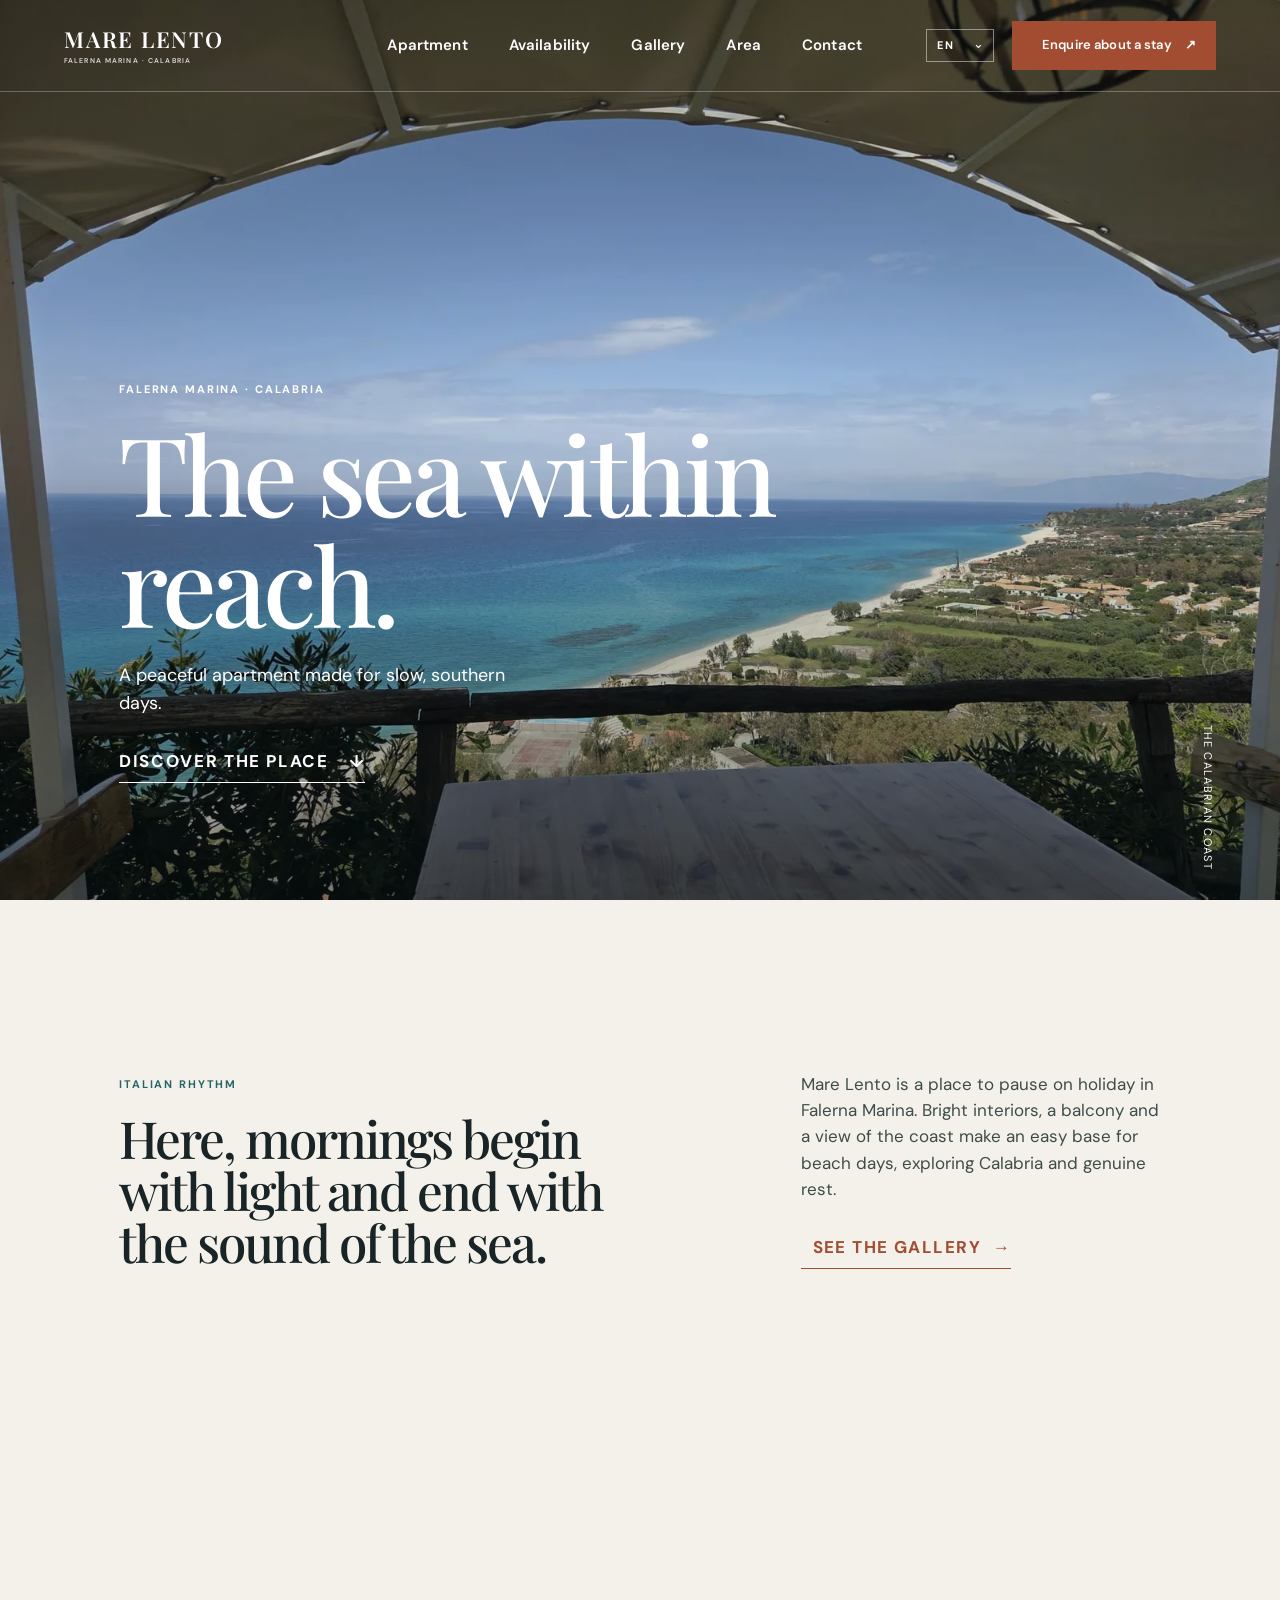
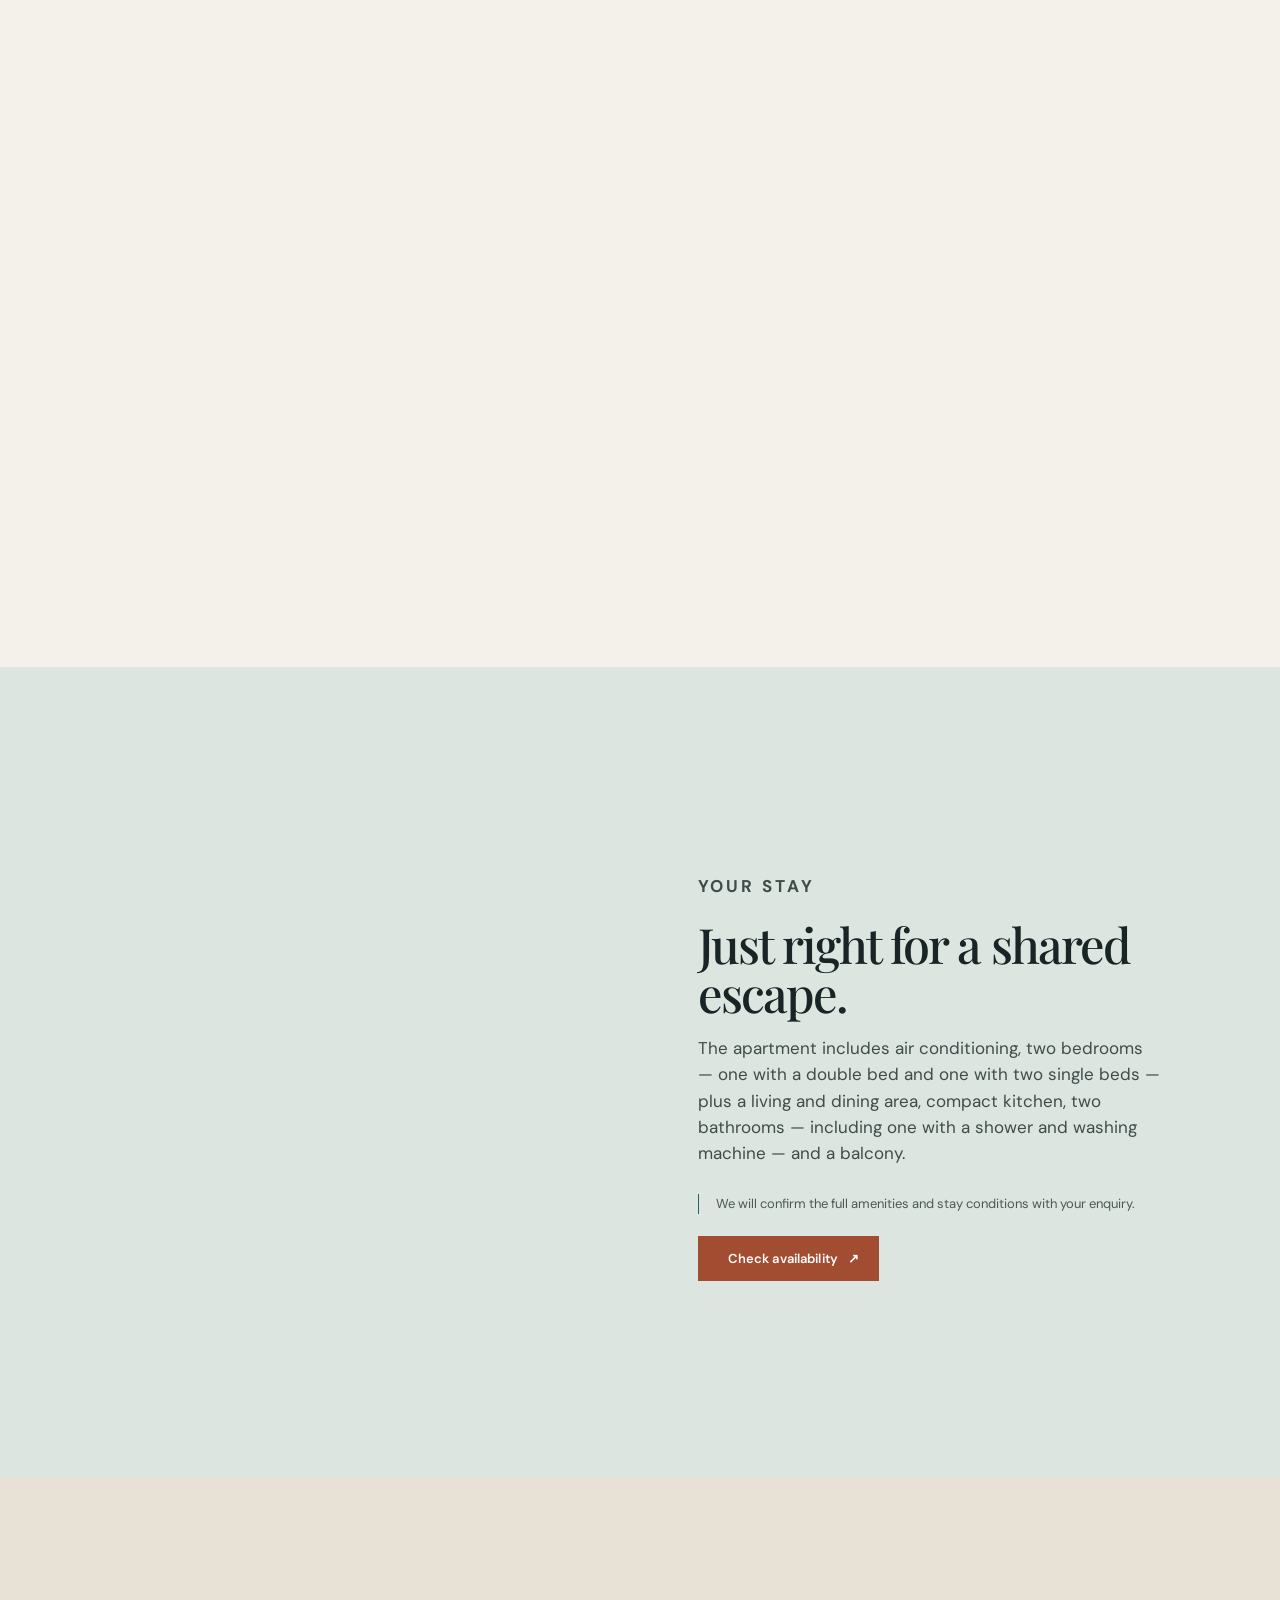
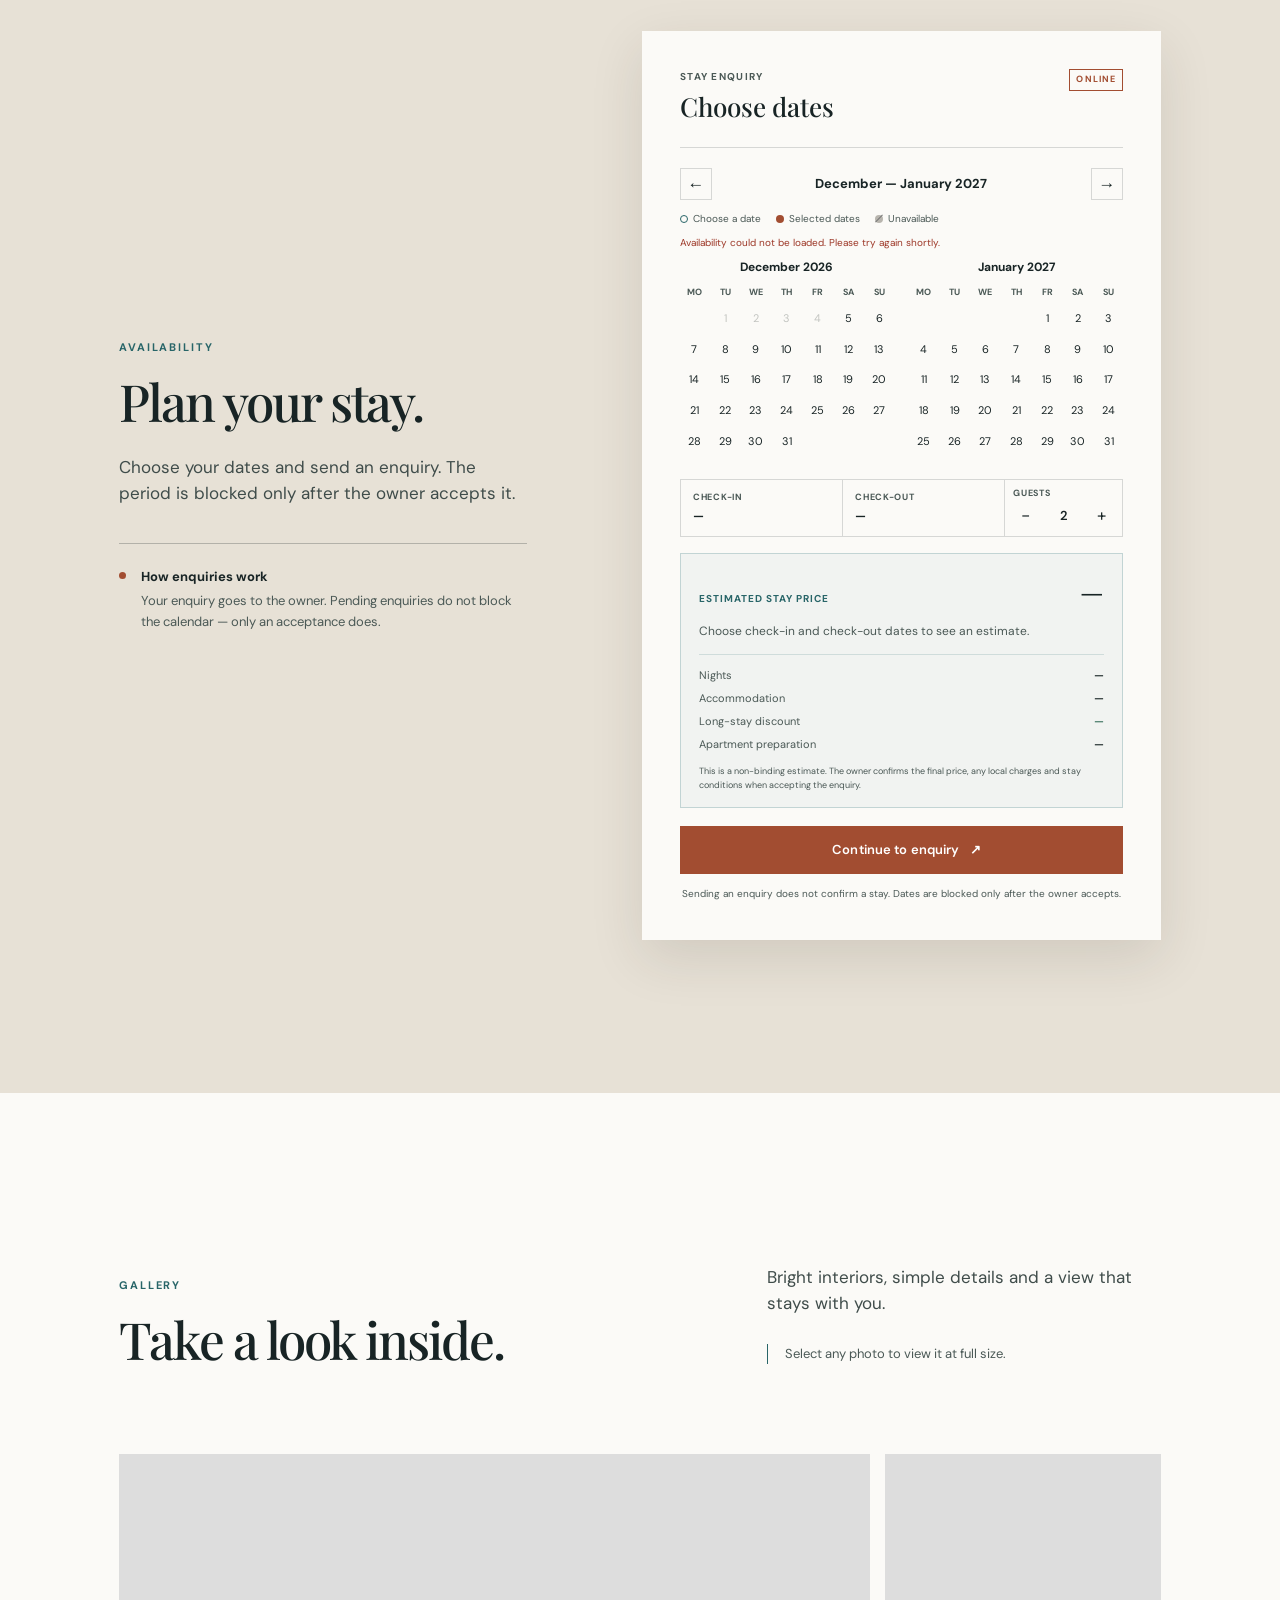
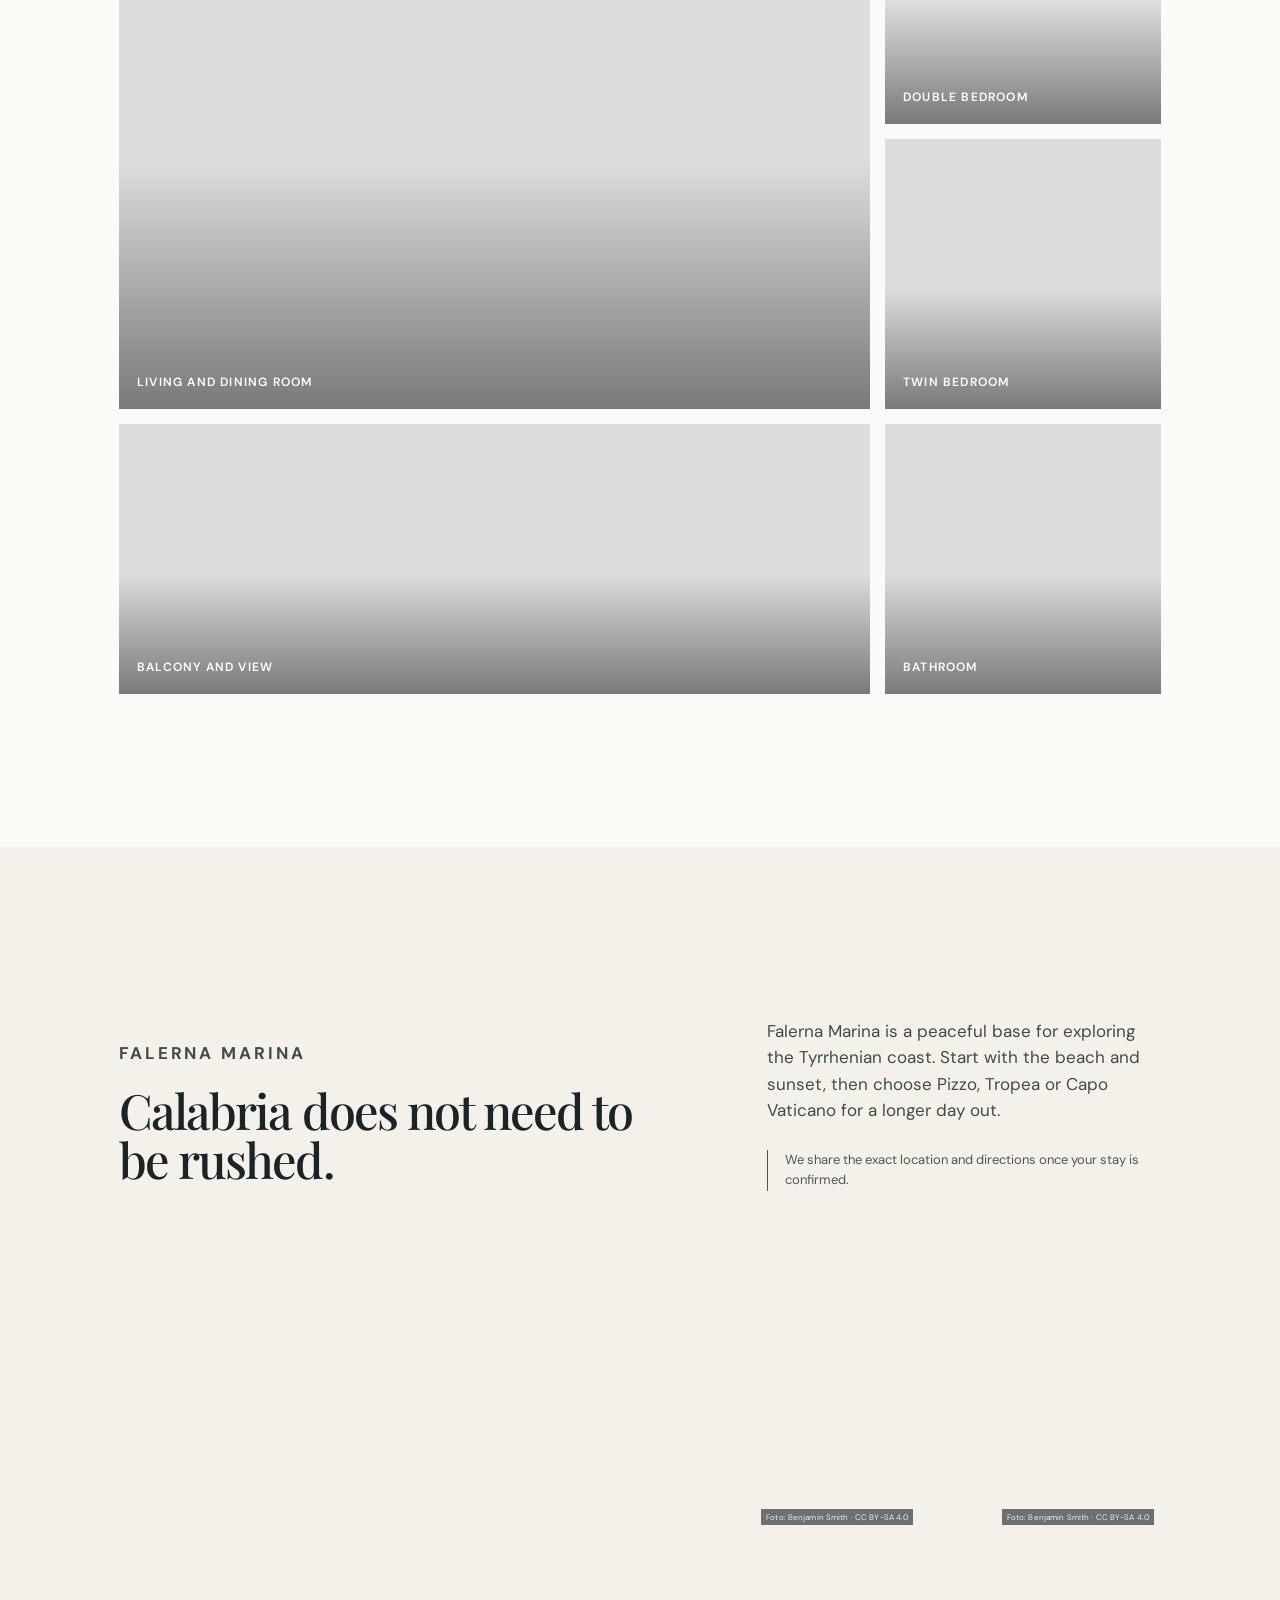
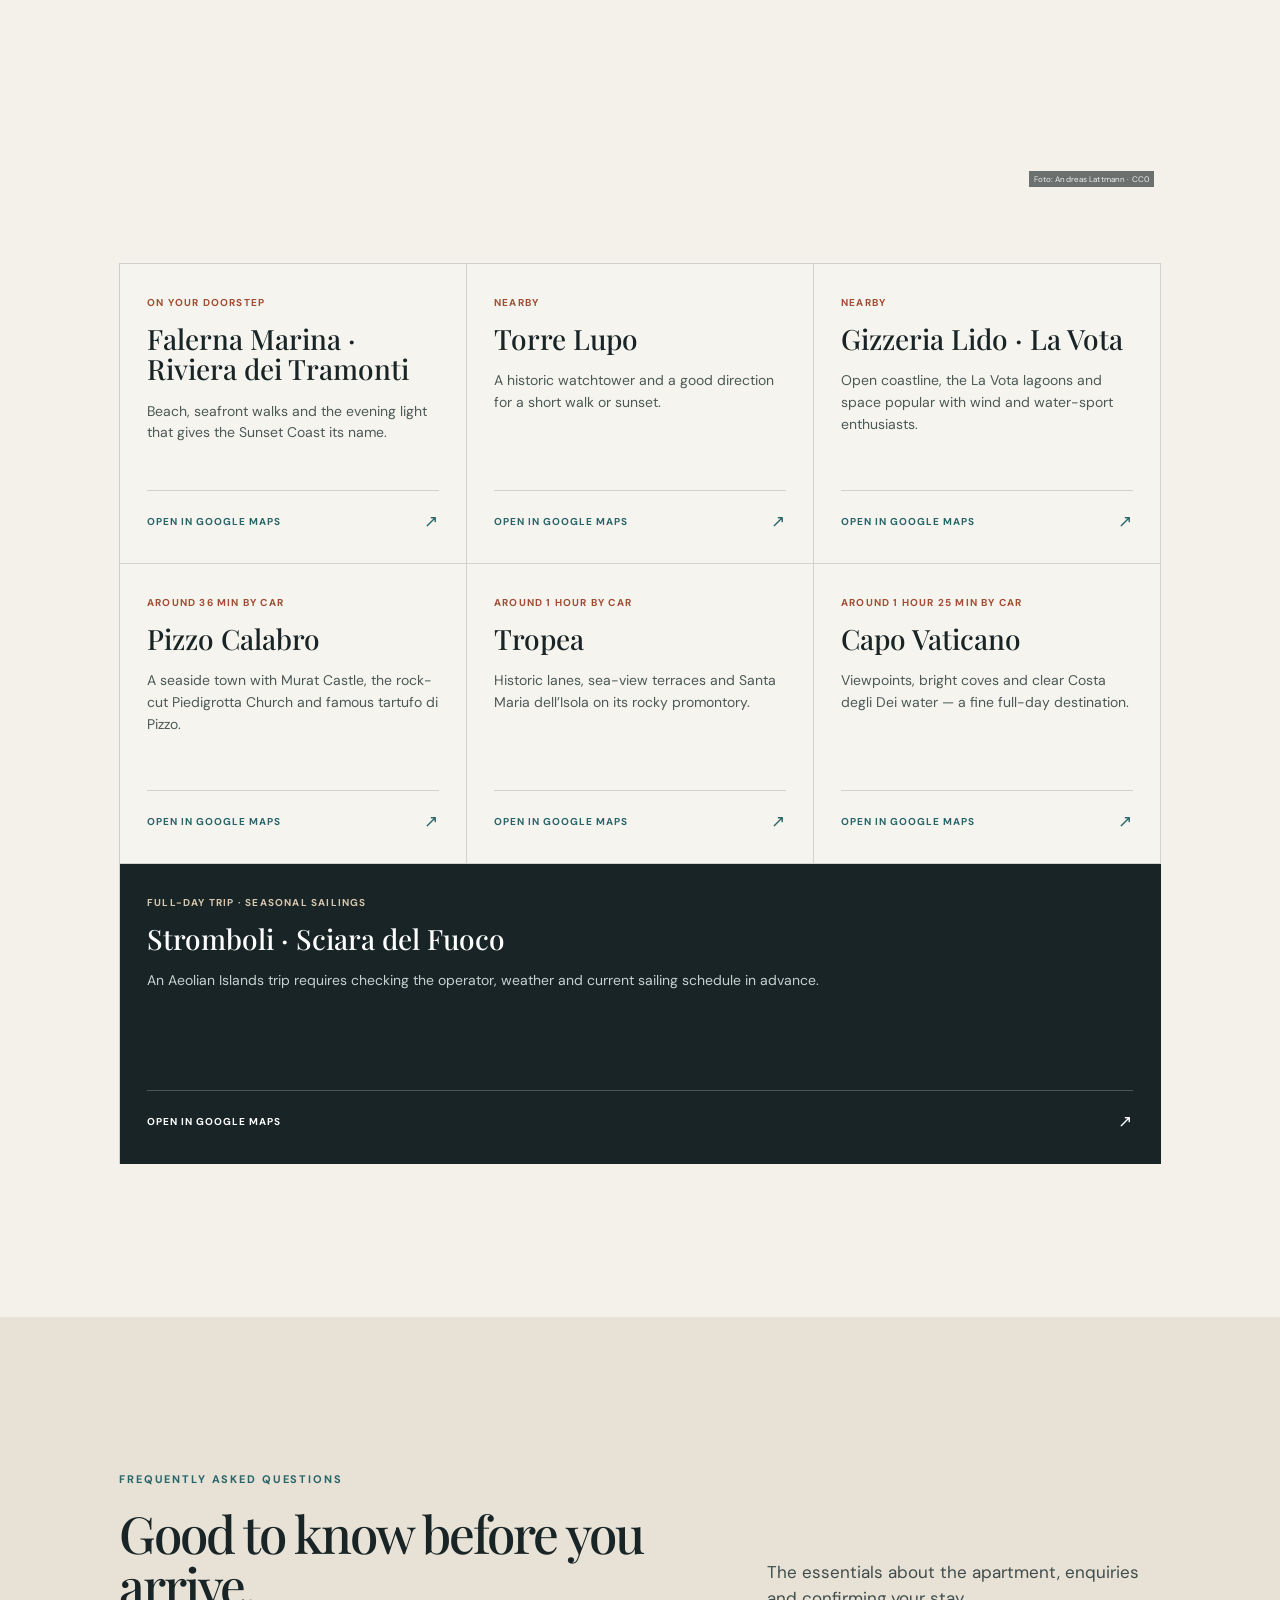
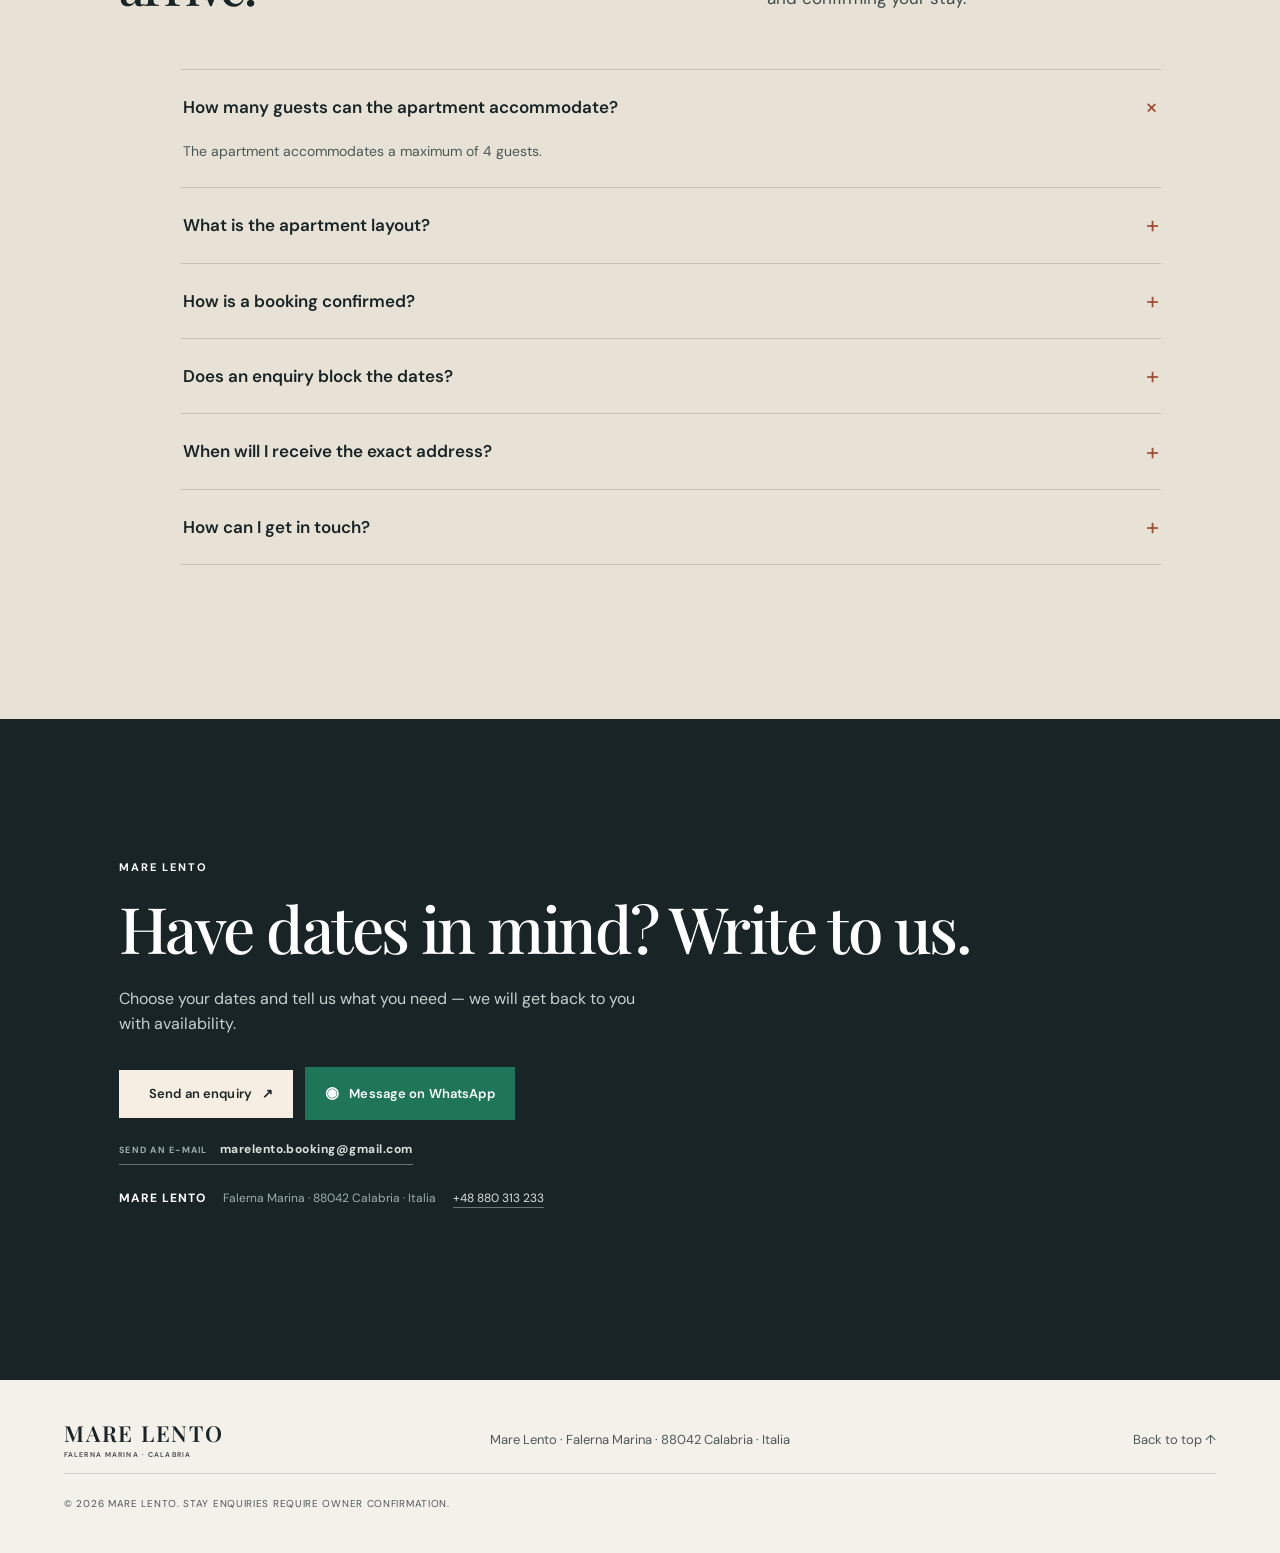
<file: en/index.html>
<!DOCTYPE html><html lang="en" data-initial-language="en" data-release="2026-08-23-seo"><head>
    <meta charset="UTF-8">
    <meta name="viewport" content="width=device-width, initial-scale=1.0">
    <meta http-equiv="Content-Security-Policy" content="default-src 'self'; base-uri 'none'; object-src 'none'; form-action 'self'; script-src 'self' https://challenges.cloudflare.com; script-src-attr 'none'; style-src 'self'; font-src 'self'; img-src 'self' data:; connect-src 'self' https://hrudftrkqzhjyvgoyurb.supabase.co wss://hrudftrkqzhjyvgoyurb.supabase.co https://challenges.cloudflare.com; frame-src https://challenges.cloudflare.com; manifest-src 'self'; media-src 'self'">
    <meta name="theme-color" content="#182425">
    <meta name="robots" content="noindex,nofollow,noarchive">
    <meta name="description" content="Mare Lento is a Calabria apartment near the sea in Falerna Marina, with two bedrooms, a balcony and a peaceful Riviera dei Tramonti setting.">
    <link rel="canonical" href="https://marelentocalabria.it/en/">
    <link rel="alternate" hreflang="it" href="https://marelentocalabria.it/">
    <link rel="alternate" hreflang="en" href="https://marelentocalabria.it/en/">
    <link rel="alternate" hreflang="pl" href="https://marelentocalabria.it/pl/">
    <link rel="alternate" hreflang="de" href="https://marelentocalabria.it/de/">
    <link rel="alternate" hreflang="fr" href="https://marelentocalabria.it/fr/">
    <link rel="alternate" hreflang="es" href="https://marelentocalabria.it/es/">
    <link rel="alternate" hreflang="x-default" href="https://marelentocalabria.it/">
    <meta property="og:type" content="website">
    <meta property="og:site_name" content="Mare Lento">
    <meta property="og:locale" content="en_GB">
    <meta property="og:title" content="Holiday apartment in Falerna Marina | Mare Lento">
    <meta property="og:description" content="Mare Lento is a Calabria apartment near the sea in Falerna Marina, with two bedrooms, a balcony and a peaceful Riviera dei Tramonti setting.">
    <meta property="og:image" content="https://marelentocalabria.it/assets/mare-lento-falerna-marina.webp">
    <meta property="og:image:alt" content="Terrace view over Calabria’s turquoise coast">
    <meta property="og:image:type" content="image/webp">
    <meta property="og:image:width" content="1600">
    <meta property="og:image:height" content="1200">
    <meta property="og:url" content="https://marelentocalabria.it/en/">
    <meta name="twitter:card" content="summary_large_image">
    <meta name="twitter:title" content="Holiday apartment in Falerna Marina | Mare Lento">
    <meta name="twitter:description" content="Mare Lento is a Calabria apartment near the sea in Falerna Marina, with two bedrooms, a balcony and a peaceful Riviera dei Tramonti setting.">
    <meta name="twitter:image" content="https://marelentocalabria.it/assets/mare-lento-falerna-marina.webp">
    <meta name="twitter:image:alt" content="Terrace view over Calabria’s turquoise coast">
    <link rel="icon" href="../favicon.svg" type="image/svg+xml">
    <link rel="manifest" href="../site.webmanifest">
    <link rel="describedby" href="https://marelentocalabria.it/llms.txt" type="text/markdown">
    <title>Holiday apartment in Falerna Marina | Mare Lento</title>
    <script type="application/ld+json" id="structured-data">{
  "@context": "https://schema.org",
  "@type": "WebPage",
  "name": "Holiday apartment in Falerna Marina | Mare Lento",
  "description": "Mare Lento is a Calabria apartment near the sea in Falerna Marina, with two bedrooms, a balcony and a peaceful Riviera dei Tramonti setting.",
  "url": "https://marelentocalabria.it/en/",
  "inLanguage": "en",
  "about": {
    "@type": "Apartment",
    "@id": "https://marelentocalabria.it/#accommodation",
    "name": "Mare Lento",
    "description": "Mare Lento is a Calabria apartment near the sea in Falerna Marina, with two bedrooms, a balcony and a peaceful Riviera dei Tramonti setting.",
    "url": "https://marelentocalabria.it/en/",
    "numberOfBedrooms": 2,
    "numberOfBathroomsTotal": 2,
    "bed": [
      {
        "@type": "BedDetails",
        "numberOfBeds": 1,
        "typeOfBed": "Double"
      },
      {
        "@type": "BedDetails",
        "numberOfBeds": 2,
        "typeOfBed": "Single"
      }
    ],
    "occupancy": {
      "@type": "QuantitativeValue",
      "maxValue": 4
    },
    "amenityFeature": [
      {
        "@type": "LocationFeatureSpecification",
        "name": "air conditioning",
        "value": true
      },
      {
        "@type": "LocationFeatureSpecification",
        "name": "balcony",
        "value": true
      },
      {
        "@type": "LocationFeatureSpecification",
        "name": "washing machine",
        "value": true
      }
    ],
    "telephone": "+48 880 313 233",
    "email": "marelento.booking@gmail.com",
    "address": {
      "@type": "PostalAddress",
      "addressLocality": "Falerna Marina",
      "addressRegion": "Calabria",
      "postalCode": "88042",
      "addressCountry": "IT"
    },
    "image": [
      "https://marelentocalabria.it/assets/apartment-living-dining-room.webp",
      "https://marelentocalabria.it/assets/apartment-double-bedroom.webp",
      "https://marelentocalabria.it/assets/apartment-twin-bedroom.webp",
      "https://marelentocalabria.it/assets/apartment-balcony-sea-view.webp",
      "https://marelentocalabria.it/assets/apartment-bathroom.webp"
    ]
  }
}</script>
    <script type="application/ld+json" id="faq-structured-data">{
  "@context": "https://schema.org",
  "@type": "FAQPage",
  "@id": "https://marelentocalabria.it/en/#faq",
  "url": "https://marelentocalabria.it/en/#faq",
  "inLanguage": "en",
  "mainEntity": [
    {
      "@type": "Question",
      "name": "How many guests can the apartment accommodate?",
      "acceptedAnswer": {
        "@type": "Answer",
        "text": "The apartment accommodates a maximum of 4 guests."
      }
    },
    {
      "@type": "Question",
      "name": "What is the apartment layout?",
      "acceptedAnswer": {
        "@type": "Answer",
        "text": "There are two bedrooms — one with a double bed and one with two single beds — a living and dining area, compact kitchen, two bathrooms and a balcony."
      }
    },
    {
      "@type": "Question",
      "name": "How is a booking confirmed?",
      "acceptedAnswer": {
        "@type": "Answer",
        "text": "Choose your dates and number of guests, then send an enquiry. Your stay is confirmed only after the owner accepts it."
      }
    },
    {
      "@type": "Question",
      "name": "Does an enquiry block the dates?",
      "acceptedAnswer": {
        "@type": "Answer",
        "text": "No. Dates are blocked only after the enquiry is accepted; until then, they remain available to other guests."
      }
    },
    {
      "@type": "Question",
      "name": "When will I receive the exact address?",
      "acceptedAnswer": {
        "@type": "Answer",
        "text": "We share the exact location in Falerna Marina and arrival directions after your stay is confirmed."
      }
    },
    {
      "@type": "Question",
      "name": "How can I get in touch?",
      "acceptedAnswer": {
        "@type": "Answer",
        "text": "You can use the enquiry form, send an e-mail or message us on WhatsApp. It helps to include your dates and number of guests."
      }
    }
  ]
}</script>
    <link rel="stylesheet" href="../styles.css?v=20260823-security">
  </head>
  <body>
    <a class="skip-link" href="#content" data-i18n="skip">Skip to content</a>
    <header class="site-header" id="top">
      <a class="brand" href="#top" aria-label="Mare Lento home" data-i18n-aria-label="aria.home"><span>MARE LENTO</span><small>FALERNA MARINA · CALABRIA</small></a>
      <nav class="desktop-nav" aria-label="Main navigation" data-i18n-aria-label="aria.navigation">
        <a href="#apartament" data-i18n="nav.apartment">Apartment</a><a href="#dostepnosc" data-i18n="nav.availability">Availability</a><a href="#galeria" data-i18n="nav.gallery">Gallery</a><a href="#okolica" data-i18n="nav.location">Area</a><a href="#kontakt" data-i18n="nav.contact">Contact</a>
      </nav>
      <div class="header-actions">
        <div class="language-switcher">
          <label for="language-select" data-i18n="language.label">Choose language</label>
          <select id="language-select" name="language">
            <option data-language="it" value="../">IT</option>
            <option data-language="en" value="./" selected="">EN</option>
            <option data-language="pl" value="../pl/">PL</option>
            <option data-language="de" value="../de/">DE</option>
            <option data-language="fr" value="../fr/">FR</option>
            <option data-language="es" value="../es/">ES</option>
          </select>
        </div>
        <a class="header-cta" href="#dostepnosc"><span data-i18n="headerCta">Enquire about a stay</span>
          <span aria-hidden="true">↗</span></a>
      </div>
      <button type="button" class="menu-toggle" aria-label="Open menu" data-i18n-aria-label="aria.openMenu" aria-expanded="false">
        <span></span><span></span>
      </button>
    </header>
    <main id="content">
      <section class="hero" aria-labelledby="hero-title">
        <img src="../assets/mare-lento-falerna-marina.webp" srcset="../assets/mare-lento-falerna-marina-900.webp 900w, ../assets/mare-lento-falerna-marina.webp 1600w" sizes="100vw" alt="Terrace view over Calabria’s turquoise coast" data-i18n-alt="alt.regionGallery1" fetchpriority="high" decoding="async">
        <div class="hero-shade"></div>
        <div class="hero-content">
          <p class="eyebrow light" data-i18n="hero.kicker">Falerna Marina · Calabria</p>
          <h1 id="hero-title" data-i18n="hero.title">The sea within reach.</h1>
          <p class="hero-intro" data-i18n="hero.description">A peaceful apartment made for slow, southern days.</p>
          <a class="round-link light" href="#apartament"><span data-i18n="hero.link">Discover the place</span><span aria-hidden="true">↓</span></a>
        </div>
        <p class="hero-caption" data-i18n="hero.caption">The Calabrian coast</p>
      </section>
      <section class="intro section" id="apartament">
        <div class="intro-copy reveal">
          <p class="eyebrow" data-i18n="intro.kicker">Italian rhythm</p>
          <h2 data-i18n="intro.title">Here, mornings begin with light and end with the sound of the sea.</h2>
        </div>
        <div class="intro-text reveal">
          <p data-i18n="intro.text">Mare Lento is a place to pause on holiday in Falerna Marina. Bright interiors, a balcony and a view of the coast make an easy base for beach days, exploring Calabria and genuine rest.</p>
          <a class="text-link" href="#galeria"><span data-i18n="intro.link">See the gallery</span><span aria-hidden="true">→</span></a>
        </div>
      </section>
      <section class="image-break">
        <img src="../assets/apartment-living-dining-room.webp" alt="Living and dining room with balcony access" data-i18n-alt="alt.livingDining" loading="lazy" decoding="async">
      </section>
      <section class="stay section">
        <div class="stay-image reveal">
          <img src="../assets/apartment-balcony-sea-view.webp" srcset="../assets/apartment-balcony-sea-view-900.webp 900w, ../assets/apartment-balcony-sea-view.webp 1536w" sizes="(max-width: 760px) 100vw, 50vw" alt="Apartment balcony overlooking the Tyrrhenian Sea" data-i18n-alt="alt.hero" loading="lazy" decoding="async">
        </div>
        <div class="stay-copy reveal">
          <p class="eyebrow" data-i18n="stay.kicker">Your stay</p>
          <h2 data-i18n="stay.title">Just right for a shared escape.</h2>
          <p data-i18n="stay.text">The apartment includes air conditioning, two bedrooms — one with a double bed and one with two single beds — plus a living and dining area, compact kitchen, two bathrooms — including one with a shower and washing machine — and a balcony.</p>
          <p class="note" data-i18n="stay.note">We will confirm the full amenities and stay conditions with your enquiry.</p>
          <a class="button" href="#dostepnosc"><span data-i18n="stay.cta">Check availability</span><span aria-hidden="true">↗</span></a>
        </div>
      </section>
      <section class="booking section" id="dostepnosc" aria-labelledby="booking-title">
        <div class="booking-intro reveal">
          <p class="eyebrow" data-i18n="booking.kicker">Availability</p>
          <h2 id="booking-title" data-i18n="booking.title">Plan your stay.</h2>
          <p data-i18n="booking.text">Choose your dates and send an enquiry. The period is blocked only after the owner accepts it.</p>
          <div class="integration-note">
            <span class="integration-dot"></span>
            <div>
              <strong data-i18n="booking.integrationTitle">How enquiries work</strong>
              <p data-i18n="booking.integrationText">Your enquiry goes to the owner. Pending enquiries do not block the calendar — only an acceptance does.</p>
            </div>
          </div>
        </div>
        <div class="booking-card reveal">
          <div class="booking-card-top">
            <div>
              <p data-i18n="booking.cardKicker">Stay enquiry</p>
              <strong data-i18n="booking.cardTitle">Choose dates</strong>
            </div>
            <span class="system-pill" id="booking-system-pill">ONLINE</span>
          </div>
          <div class="calendar-controls">
            <button class="calendar-arrow" type="button" data-calendar-prev="" aria-label="Poprzedni miesiąc">
              ←
            </button>
            <p id="calendar-months" aria-live="polite"></p>
            <button class="calendar-arrow" type="button" data-calendar-next="" aria-label="Następny miesiąc">
              →
            </button>
          </div>
          <div class="calendar-legends">
            <span><i class="legend-circle available"></i><span data-i18n="booking.available">Choose a date</span></span><span><i class="legend-circle selected"></i><span data-i18n="booking.selected">Selected dates</span></span><span><i class="legend-circle occupied"></i><span data-i18n="booking.occupied">Unavailable</span></span>
          </div>
          <p class="availability-status" id="availability-status" role="status"></p>
          <div class="calendars" id="calendars"></div>
          <div class="booking-summary">
            <div>
              <span data-i18n="booking.checkin">Check-in</span><strong id="checkin-value">—</strong>
            </div>
            <div>
              <span data-i18n="booking.checkout">Check-out</span><strong id="checkout-value">—</strong>
            </div>
            <div class="booking-guests">
              <span data-i18n="booking.guests">Guests</span>
              <div class="guest-stepper" role="group">
                <button type="button" data-guest-decrease="">
                  <span aria-hidden="true">−</span><span class="sr-only" data-i18n="booking.decreaseGuests">Decrease the number of guests</span>
                </button>
                <strong id="guest-count-value" aria-live="polite">2</strong>
                <button type="button" data-guest-increase="">
                  <span aria-hidden="true">+</span><span class="sr-only" data-i18n="booking.increaseGuests">Increase the number of guests</span>
                </button>
                <input id="guest-count" name="guests" type="hidden" value="2">
              </div>
            </div>
          </div>
          <section class="price-estimate" id="price-estimate" aria-labelledby="price-estimate-title">
            <div class="price-estimate-heading">
              <span id="price-estimate-title" data-i18n="pricing.title">Estimated stay price</span>
              <strong id="price-total" aria-live="polite">—</strong>
            </div>
            <p class="price-estimate-empty" id="price-estimate-empty" data-i18n="pricing.selectDates">Choose check-in and check-out dates to see an estimate.</p>
            <dl class="price-breakdown" id="price-breakdown" hidden="">
              <div><dt data-i18n="pricing.nights">Nights</dt><dd id="price-nights">—</dd></div>
              <div><dt data-i18n="pricing.accommodation">Accommodation</dt><dd id="price-accommodation">—</dd></div>
              <div id="price-discount-row" hidden=""><dt data-i18n="pricing.discount">Long-stay discount</dt><dd id="price-discount">—</dd></div>
              <div><dt data-i18n="pricing.cleaning">Apartment preparation</dt><dd id="price-cleaning">—</dd></div>
            </dl>
            <p class="price-estimate-note" data-i18n="pricing.note">This is a non-binding estimate. The owner confirms the final price, any local charges and stay conditions when accepting the enquiry.</p>
          </section>
          <button class="button booking-button" type="button" data-open-inquiry="">
            <span data-i18n="booking.cta">Continue to enquiry</span><span aria-hidden="true">↗</span>
          </button>
          <p class="booking-disclaimer" data-i18n="booking.disclaimer">Sending an enquiry does not confirm a stay. Dates are blocked only after the owner accepts.</p>
        </div>
      </section>
      <section class="gallery section" id="galeria" aria-labelledby="gallery-title">
        <div class="section-heading">
          <div>
            <p class="eyebrow" data-i18n="gallery.kicker">Gallery</p>
            <h2 id="gallery-title" data-i18n="gallery.title">Take a look inside.</h2>
          </div>
          <div class="gallery-intro">
            <p data-i18n="gallery.description">Bright interiors, simple details and a view that stays with you.</p>
            <p class="note" data-i18n="gallery.note">Select any photo to view it at full size.</p>
          </div>
        </div>
        <div class="gallery-grid">
          <button type="button" class="gallery-card large" data-image="../assets/apartment-living-dining-room.webp" data-alt-key="alt.livingDining">
            <img src="../assets/apartment-living-dining-room.webp" alt="Living and dining room with balcony access" data-i18n-alt="alt.livingDining" loading="lazy" decoding="async"><span data-i18n="gallery.livingDining">Living and dining room</span></button><button type="button" class="gallery-card" data-image="../assets/apartment-double-bedroom.webp" data-alt-key="alt.doubleBedroom">
            <img src="../assets/apartment-double-bedroom.webp" alt="Double bedroom with balcony access" data-i18n-alt="alt.doubleBedroom" loading="lazy" decoding="async"><span data-i18n="gallery.doubleBedroom">Double bedroom</span></button><button type="button" class="gallery-card" data-image="../assets/apartment-twin-bedroom.webp" data-alt-key="alt.twinBedroom">
            <img src="../assets/apartment-twin-bedroom.webp" alt="Bedroom with two single beds" data-i18n-alt="alt.twinBedroom" loading="lazy" decoding="async"><span data-i18n="gallery.twinBedroom">Twin bedroom</span></button><button type="button" class="gallery-card wide" data-image="../assets/apartment-balcony-sea-view.webp" data-alt-key="alt.hero">
            <img src="../assets/apartment-balcony-sea-view.webp" alt="Apartment balcony overlooking the Tyrrhenian Sea" data-i18n-alt="alt.hero" loading="lazy" decoding="async"><span data-i18n="gallery.balcony">Balcony and view</span></button><button type="button" class="gallery-card" data-image="../assets/apartment-bathroom.webp?v=20260823-bathrooms" data-alt-key="alt.bathroom">
            <img src="../assets/apartment-bathroom.webp?v=20260823-bathrooms" alt="One of the apartment’s two bathrooms, with a shower enclosure and bidet" data-i18n-alt="alt.bathroom" loading="lazy" decoding="async"><span data-i18n="gallery.bathroom">Bathroom</span>
          </button>
        </div>
      </section>
      <section class="place section" id="okolica" aria-labelledby="place-title">
        <div class="place-heading reveal">
          <div class="place-copy">
            <p class="eyebrow">Falerna Marina</p>
            <h2 id="place-title" data-i18n="place.title">Calabria does not need to be rushed.</h2>
          </div>
          <div class="place-intro">
            <p data-i18n="place.text">Falerna Marina is a peaceful base for exploring the Tyrrhenian coast. Start with the beach and sunset, then choose Pizzo, Tropea or Capo Vaticano for a longer day out.</p>
            <p class="note" data-i18n="place.note">We share the exact location and directions once your stay is confirmed.</p>
          </div>
        </div>
        <div class="region-mosaic" aria-label="Photos of the Calabrian coast" data-i18n-aria-label="aria.regionGallery">
          <figure class="region-photo region-photo-main">
            <img src="../assets/region-gallery-1.webp" alt="Terrace view over Calabria’s turquoise coast" data-i18n-alt="alt.regionGallery1" loading="lazy" decoding="async">
          </figure>
          <figure class="region-photo">
            <img src="../assets/region-gallery-2.webp" alt="Coastal view from the Capo Vaticano viewpoint" data-i18n-alt="alt.regionGallery2" loading="lazy" decoding="async">
            <figcaption class="photo-credit"><a href="https://commons.wikimedia.org/wiki/File:Ricadi_-_Capo_Vaticano_-_03.jpg" target="_blank" rel="noopener noreferrer">Foto: Benjamin Smith · CC BY-SA 4.0</a></figcaption>
          </figure>
          <figure class="region-photo">
            <img src="../assets/region-gallery-3.webp" alt="Panorama of Pizzo Calabro and the turquoise Tyrrhenian coast" data-i18n-alt="alt.regionGallery3" loading="lazy" decoding="async">
            <figcaption class="photo-credit"><a href="https://commons.wikimedia.org/wiki/File:Pizzo_-_Vista_dalla_Piazza_della_Repubblica.jpg" target="_blank" rel="noopener noreferrer">Foto: Benjamin Smith · CC BY-SA 4.0</a></figcaption>
          </figure>
          <figure class="region-photo">
            <img src="../assets/region-gallery-4.webp" alt="Waves breaking against a rocky cave on the Calabrian coast" data-i18n-alt="alt.regionGallery4" loading="lazy" decoding="async">
          </figure>
          <figure class="region-photo">
            <img src="../assets/region-gallery-5.webp" alt="Santa Maria dell’Isola sanctuary on its rocky promontory in Tropea" data-i18n-alt="alt.regionGallery5" loading="lazy" decoding="async">
            <figcaption class="photo-credit"><a href="https://commons.wikimedia.org/wiki/File:Chiesa_di_Santa_Maria_dell%27_isola_Tropea.jpg" target="_blank" rel="noopener noreferrer">Foto: Andreas Lattmann · CC0</a></figcaption>
          </figure>
        </div>
        <div class="attractions-grid">
          <article class="attraction-card reveal">
            <span data-i18n="place.local">On your doorstep</span>
            <h3>Falerna Marina · Riviera dei Tramonti</h3>
            <p data-i18n="place.falerna">Beach, seafront walks and the evening light that gives the Sunset Coast its name.</p>
            <a href="https://www.google.com/maps/search/?api=1&amp;query=Falerna+Marina+Lungomare" target="_blank" rel="noopener noreferrer"><span data-i18n="place.maps">Open in Google Maps</span><b aria-hidden="true">↗</b></a>
          </article>
          <article class="attraction-card reveal">
            <span data-i18n="place.nearby">Nearby</span>
            <h3>Torre Lupo</h3>
            <p data-i18n="place.torre">A historic watchtower and a good direction for a short walk or sunset.</p>
            <a href="https://www.google.com/maps/search/?api=1&amp;query=Torre+Lupo+Falerna" target="_blank" rel="noopener noreferrer"><span data-i18n="place.maps">Open in Google Maps</span><b aria-hidden="true">↗</b></a>
          </article>
          <article class="attraction-card reveal">
            <span data-i18n="place.nearby">Nearby</span>
            <h3>Gizzeria Lido · La Vota</h3>
            <p data-i18n="place.gizzeria">Open coastline, the La Vota lagoons and space popular with wind and water-sport enthusiasts.</p>
            <a href="https://www.google.com/maps/search/?api=1&amp;query=Lago+La+Vota+Gizzeria" target="_blank" rel="noopener noreferrer"><span data-i18n="place.maps">Open in Google Maps</span><b aria-hidden="true">↗</b></a>
          </article>
          <article class="attraction-card reveal">
            <span data-i18n="place.pizzoTime">Around 36 min by car</span>
            <h3>Pizzo Calabro</h3>
            <p data-i18n="place.pizzo">A seaside town with Murat Castle, the rock-cut Piedigrotta Church and famous tartufo di Pizzo.</p>
            <a href="https://www.google.com/maps/search/?api=1&amp;query=Pizzo+Calabro+centro" target="_blank" rel="noopener noreferrer"><span data-i18n="place.maps">Open in Google Maps</span><b aria-hidden="true">↗</b></a>
          </article>
          <article class="attraction-card reveal">
            <span data-i18n="place.tropeaTime">Around 1 hour by car</span>
            <h3>Tropea</h3>
            <p data-i18n="place.tropea">Historic lanes, sea-view terraces and Santa Maria dell’Isola on its rocky promontory.</p>
            <a href="https://www.google.com/maps/search/?api=1&amp;query=Tropea+centro+storico" target="_blank" rel="noopener noreferrer"><span data-i18n="place.maps">Open in Google Maps</span><b aria-hidden="true">↗</b></a>
          </article>
          <article class="attraction-card reveal">
            <span data-i18n="place.capoTime">Around 1 hour 25 min by car</span>
            <h3>Capo Vaticano</h3>
            <p data-i18n="place.capo">Viewpoints, bright coves and clear Costa degli Dei water — a fine full-day destination.</p>
            <a href="https://www.google.com/maps/search/?api=1&amp;query=Belvedere+Capo+Vaticano" target="_blank" rel="noopener noreferrer"><span data-i18n="place.maps">Open in Google Maps</span><b aria-hidden="true">↗</b></a>
          </article>
          <article class="attraction-card attraction-card-featured reveal">
            <span data-i18n="place.stromboliTime">Full-day trip · seasonal sailings</span>
            <h3>Stromboli · Sciara del Fuoco</h3>
            <p data-i18n="place.stromboli">An Aeolian Islands trip requires checking the operator, weather and current sailing schedule in advance.</p>
            <a href="https://maps.app.goo.gl/4EReUWhz7Q4Sa6cV8" target="_blank" rel="noopener noreferrer"><span data-i18n="place.maps">Open in Google Maps</span><b aria-hidden="true">↗</b></a>
          </article>
        </div>
      </section>
      <section class="faq section" id="faq" aria-labelledby="faq-title">
        <div class="faq-heading reveal">
          <div>
            <p class="eyebrow" data-i18n="faq.kicker">Frequently asked questions</p>
            <h2 id="faq-title" data-i18n="faq.title">Good to know before you arrive.</h2>
          </div>
          <p data-i18n="faq.intro">The essentials about the apartment, enquiries and confirming your stay.</p>
        </div>
        <div class="faq-list reveal">
          <details open="">
            <summary data-i18n="faq.q1">How many guests can the apartment accommodate?</summary>
            <p data-i18n="faq.a1">The apartment accommodates a maximum of 4 guests.</p>
          </details>
          <details>
            <summary data-i18n="faq.q2">What is the apartment layout?</summary>
            <p data-i18n="faq.a2">There are two bedrooms — one with a double bed and one with two single beds — a living and dining area, compact kitchen, two bathrooms and a balcony.</p>
          </details>
          <details>
            <summary data-i18n="faq.q3">How is a booking confirmed?</summary>
            <p data-i18n="faq.a3">Choose your dates and number of guests, then send an enquiry. Your stay is confirmed only after the owner accepts it.</p>
          </details>
          <details>
            <summary data-i18n="faq.q4">Does an enquiry block the dates?</summary>
            <p data-i18n="faq.a4">No. Dates are blocked only after the enquiry is accepted; until then, they remain available to other guests.</p>
          </details>
          <details>
            <summary data-i18n="faq.q5">When will I receive the exact address?</summary>
            <p data-i18n="faq.a5">We share the exact location in Falerna Marina and arrival directions after your stay is confirmed.</p>
          </details>
          <details>
            <summary data-i18n="faq.q6">How can I get in touch?</summary>
            <p data-i18n="faq.a6">You can use the enquiry form, send an e-mail or message us on WhatsApp. It helps to include your dates and number of guests.</p>
          </details>
        </div>
      </section>
      <section class="contact" id="kontakt">
        <div class="contact-inner">
          <p class="eyebrow light">Mare Lento</p>
          <h2 data-i18n="contact.title">Have dates in mind? Write to us.</h2>
          <p data-i18n="contact.text">Choose your dates and tell us what you need — we will get back to you with availability.</p>
          <div class="contact-actions">
            <button class="button button-light" type="button" data-open-inquiry="">
              <span data-i18n="contact.emailCta">Send an enquiry</span><span aria-hidden="true">↗</span>
            </button>
            <a class="button whatsapp-button" data-whatsapp-link="" target="_blank" rel="noopener noreferrer" aria-disabled="true">
              <span class="whatsapp-mark" aria-hidden="true">◉</span><span data-i18n="contact.whatsappCta">Message on WhatsApp</span>
            </a>
          </div>
          <a class="contact-email" data-email-link="" href="mailto:marelento.booking@gmail.com"><span data-i18n="contact.directEmail">Send an e-mail</span><strong data-contact-email="">marelento.booking@gmail.com</strong></a>
          <div class="contact-nap">
            <strong>Mare Lento</strong>
            <span>Falerna Marina · 88042 Calabria · Italia</span>
            <a href="tel:+48880313233" data-contact-phone="">+48 880 313 233</a>
          </div>
          <p class="contact-status" data-contact-status="" role="status"></p>
        </div>
      </section>
    </main>
    <footer class="footer">
      <a class="brand footer-brand" href="#top" aria-label="Mare Lento home" data-i18n-aria-label="aria.home"><span>MARE LENTO</span><small>FALERNA MARINA · CALABRIA</small></a>
      <p>Mare Lento · Falerna Marina · 88042 Calabria · Italia</p>
      <a href="#top" data-i18n="footer.top">Back to top ↑</a><small>© <span id="year"></span> Mare Lento.
        <span data-i18n="footer.note">Stay enquiries require owner confirmation.</span></small>
    </footer>
    <dialog class="modal" id="inquiry-modal" aria-labelledby="inquiry-title">
      <button class="modal-close" type="button" aria-label="Close enquiry form" data-i18n-aria-label="aria.closeInquiry" data-close-inquiry="">
        ×
      </button>
      <p class="eyebrow" data-i18n="modal.kicker">Stay enquiry</p>
      <h2 id="inquiry-title" data-i18n="modal.title">Let us know when you would like to visit.</h2>
      <form id="inquiry-form">
        <input class="honeypot" type="text" name="company" tabindex="-1" autocomplete="off" aria-hidden="true">
        <label><span data-i18n="form.name">Full name</span><input required="" type="text" name="name" autocomplete="name" placeholder="Your name" data-i18n-placeholder="form.namePlaceholder"></label><label><span data-i18n="form.email">E-mail</span><input required="" type="email" name="email" autocomplete="email" placeholder="adres@email.com"></label>
        <div class="form-row form-contact-row">
          <label><span data-i18n="form.phone">Phone</span><input required="" type="tel" name="phone" autocomplete="tel" inputmode="tel" minlength="7" maxlength="30" placeholder="+44 7123 456789" data-i18n-placeholder="form.phonePlaceholder"></label>
          <div class="modal-guest-field">
            <span data-i18n="form.guests">Number of guests</span>
            <div class="guest-stepper modal-guest-stepper">
              <button type="button" data-modal-guest-decrease="" aria-label="Decrease the number of guests" data-i18n-aria-label="booking.decreaseGuests">−</button>
              <strong id="modal-guest-count-value" aria-live="polite">2</strong>
              <button type="button" data-modal-guest-increase="" aria-label="Increase the number of guests" data-i18n-aria-label="booking.increaseGuests">+</button>
            </div>
          </div>
        </div>
        <div class="form-row">
          <label><span data-i18n="form.arrival">From</span><input required="" type="date" name="arrival"></label><label><span data-i18n="form.departure">To</span><input required="" type="date" name="departure"></label>
        </div>
        <input type="hidden" name="guests" value="2">
        <label><span data-i18n="form.message">Message</span><textarea name="message" rows="3" placeholder="Tell us a little about your trip." data-i18n-placeholder="form.messagePlaceholder"></textarea></label><label class="consent-field"><input required="" type="checkbox" name="consent">
          <span data-i18n="form.consent">I agree that the details I provide may be used solely to handle this stay enquiry.</span></label>
        <div id="turnstile-container" class="turnstile-container" hidden=""></div>
        <div class="modal-contact-actions">
          <button class="button" type="submit">
          <span data-i18n="form.submit">Send enquiry</span><span aria-hidden="true">↗</span>
        </button>
          <a class="text-link modal-whatsapp" data-whatsapp-link="" target="_blank" rel="noopener noreferrer" aria-disabled="true"><span data-i18n="contact.whatsappCta">Message on WhatsApp</span><span aria-hidden="true">↗</span></a>
        </div>
        <p class="form-status" role="status"></p>
      </form>
      <p class="form-note" data-i18n="form.note">We use your details only to answer this enquiry. Submitting the form does not confirm a booking.</p>
    </dialog>
    <dialog class="lightbox" id="lightbox" aria-label="Enlarged photo" data-i18n-aria-label="aria.lightbox">
      <button class="modal-close" type="button" aria-label="Close image" data-i18n-aria-label="aria.closeImage" data-close-lightbox="">
        ×</button><img alt="">
    </dialog>
    <script src="../config.js?v=20260827-pricing-test"></script>
    <script src="../booking-rules.js?v=20260827-pricing-test"></script>
    <script src="../pricing-rules.js?v=20260827-pricing-test"></script>
    <script src="../script.js?v=20260827-pricing-test"></script>
</body></html>
</file>
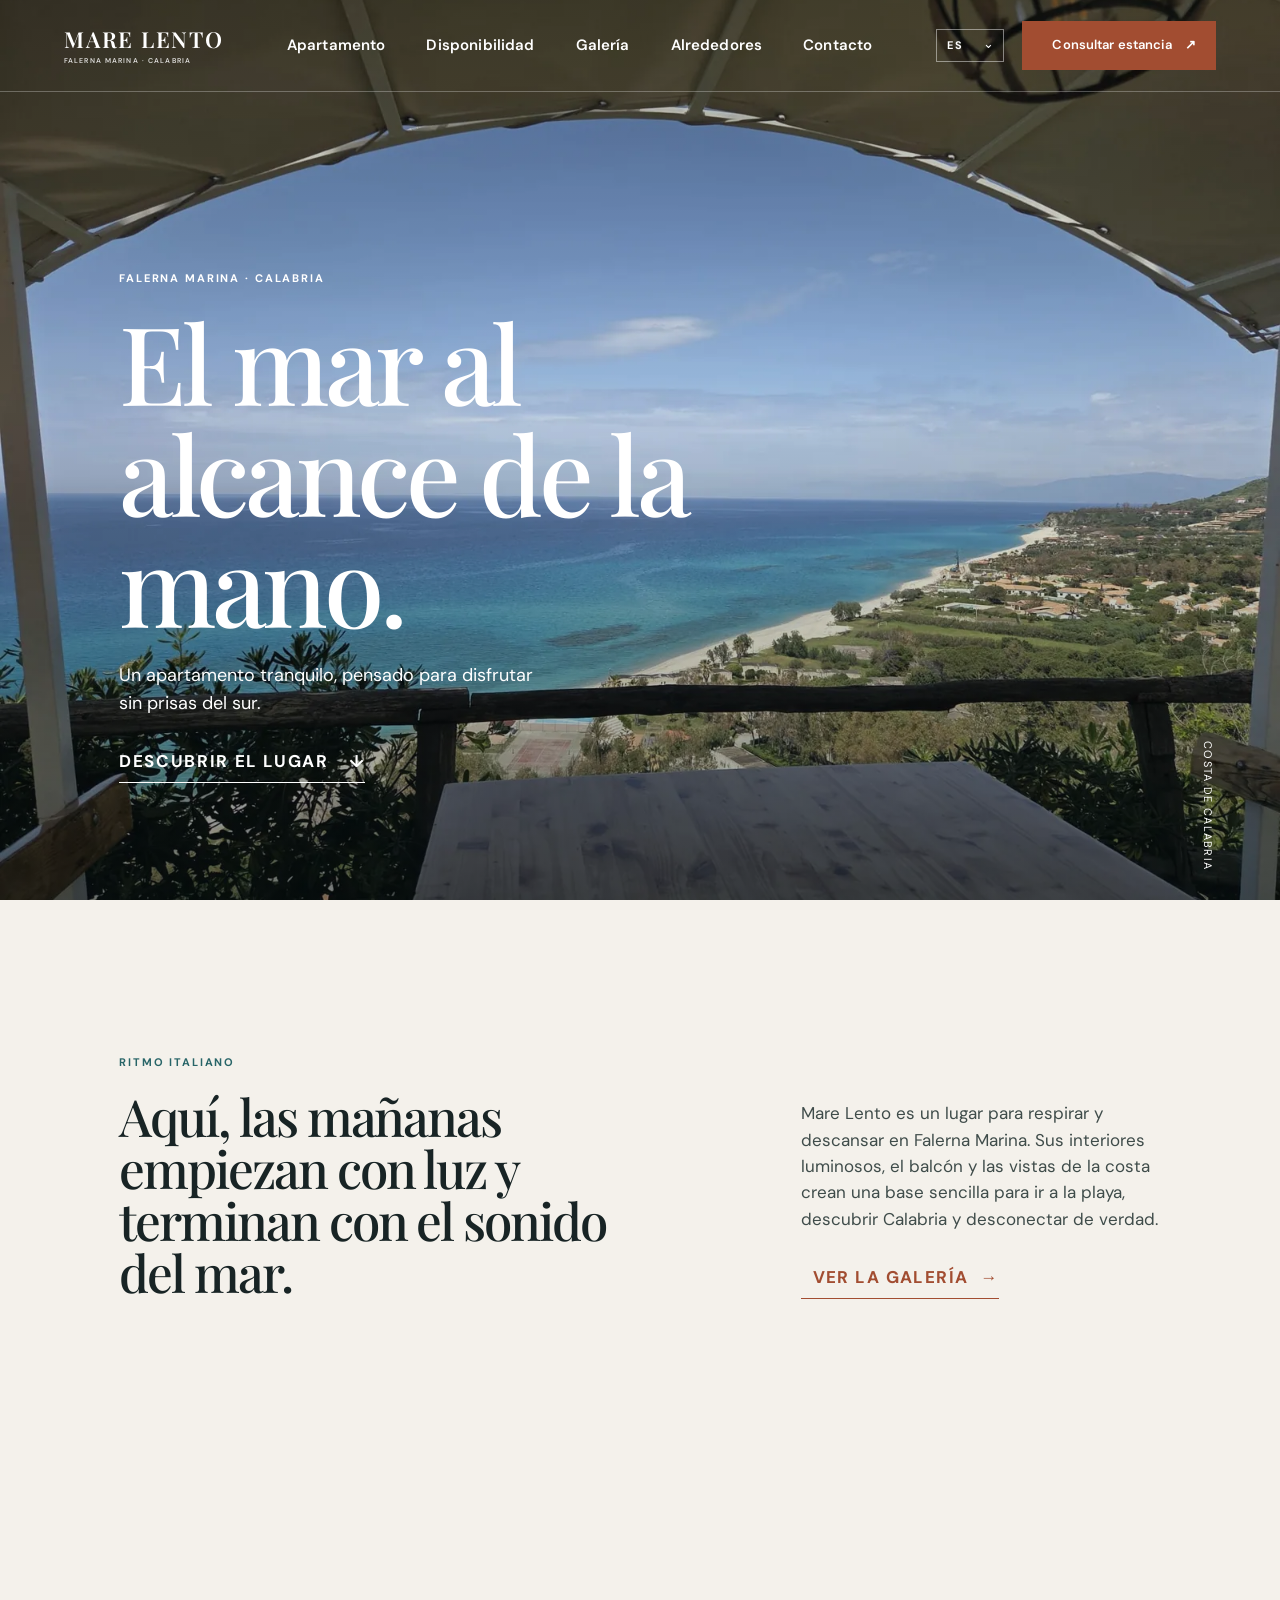
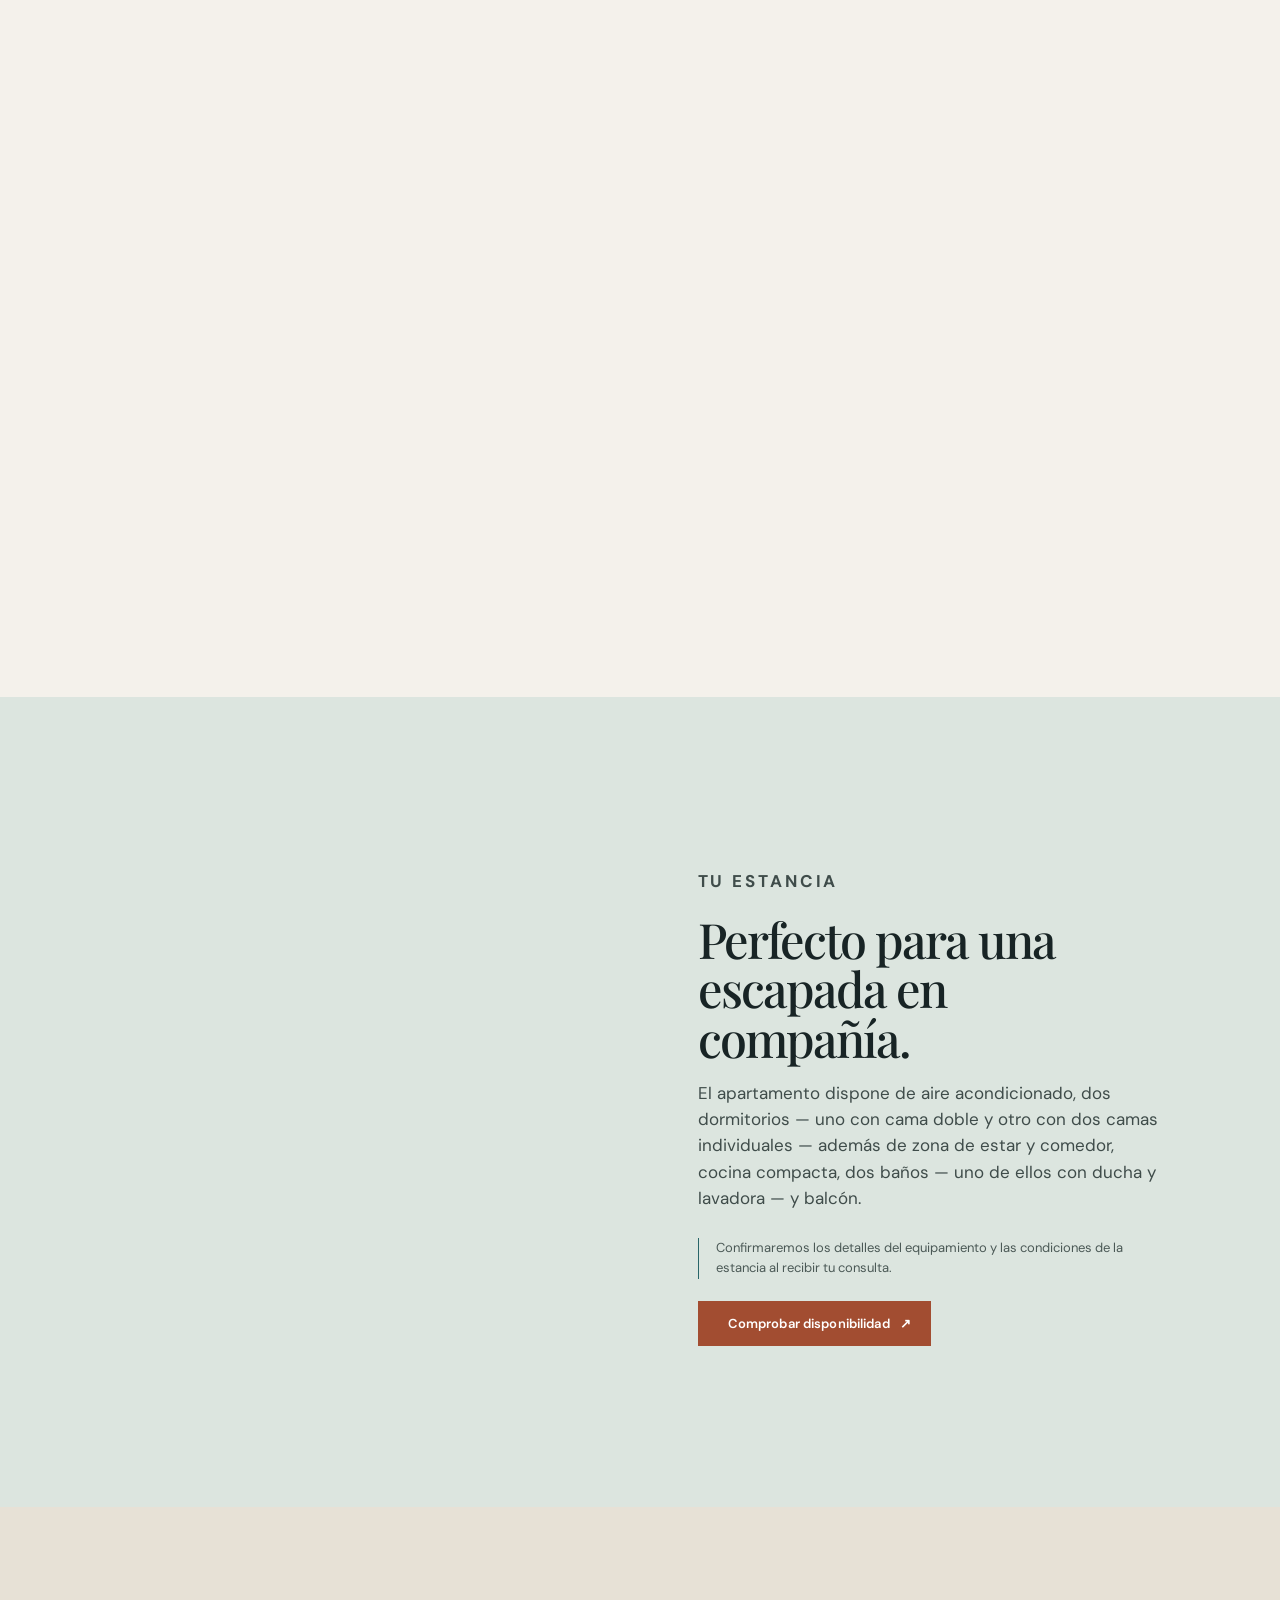
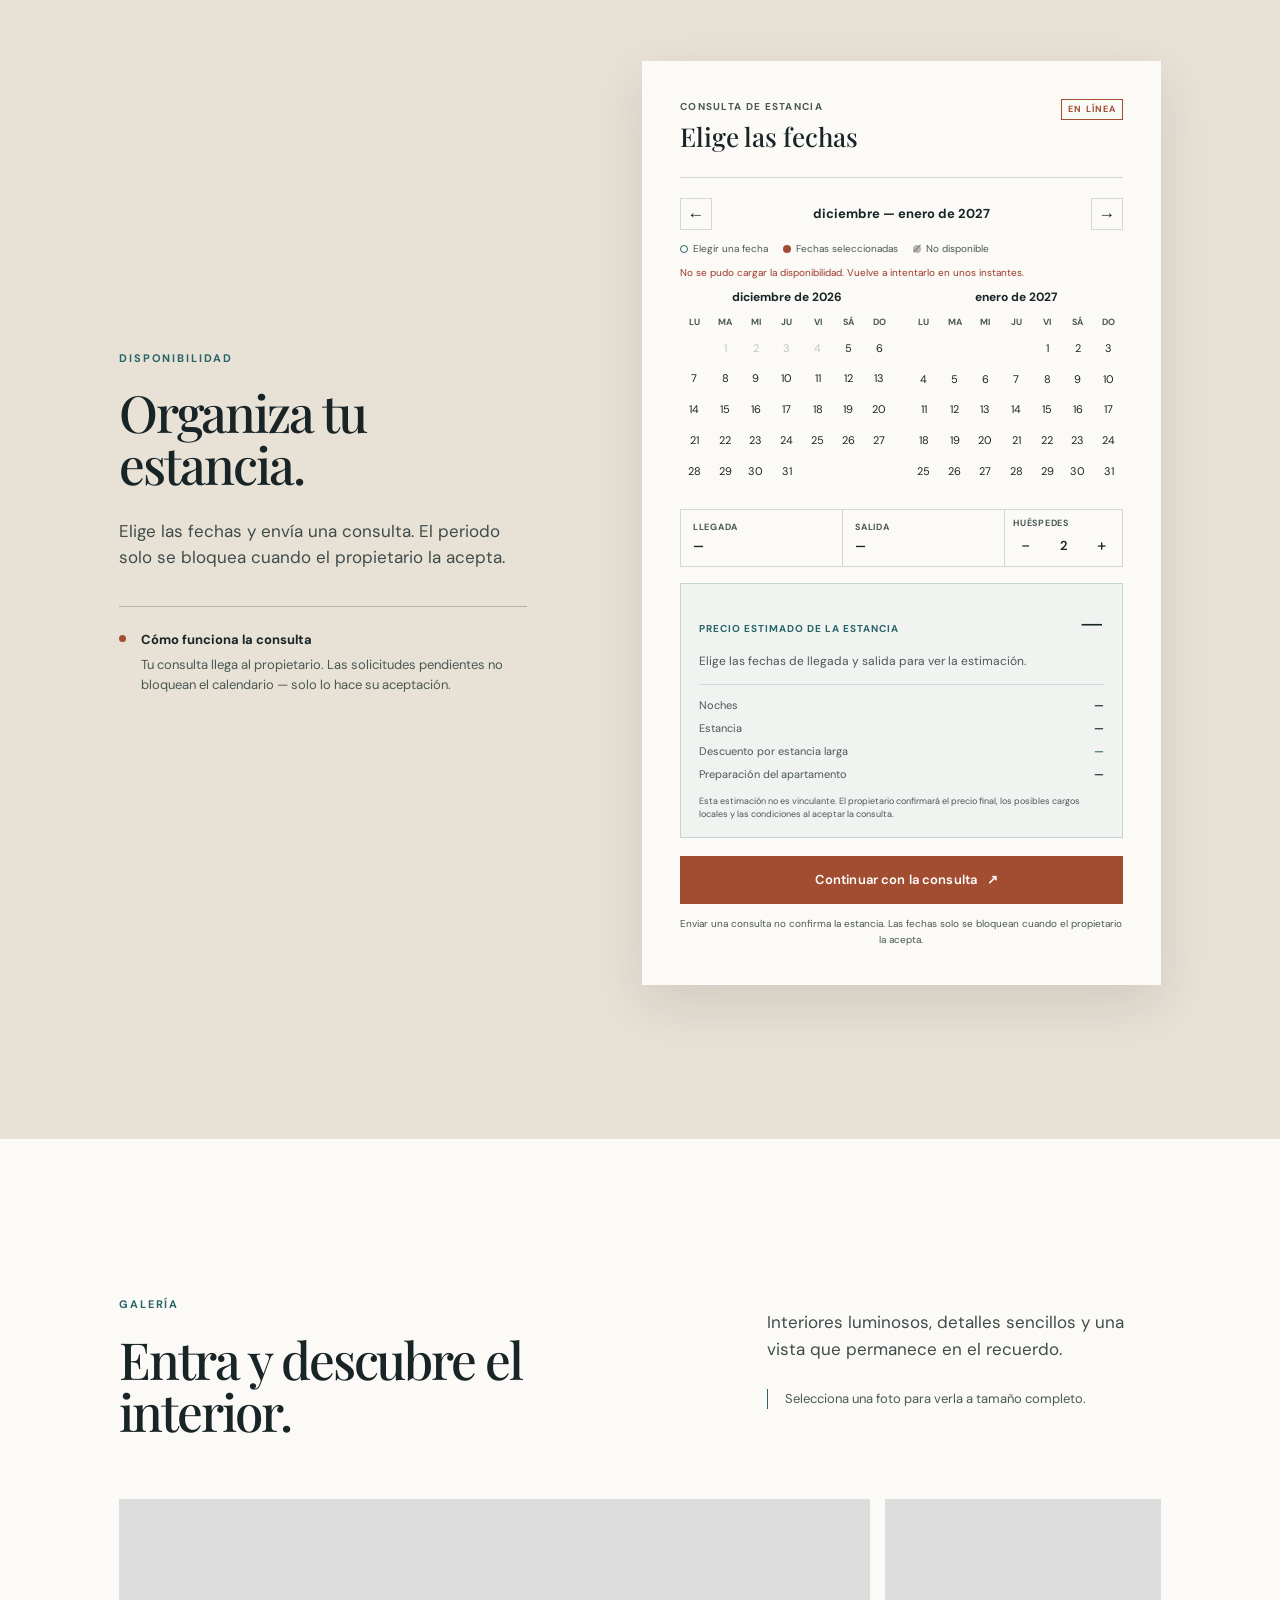
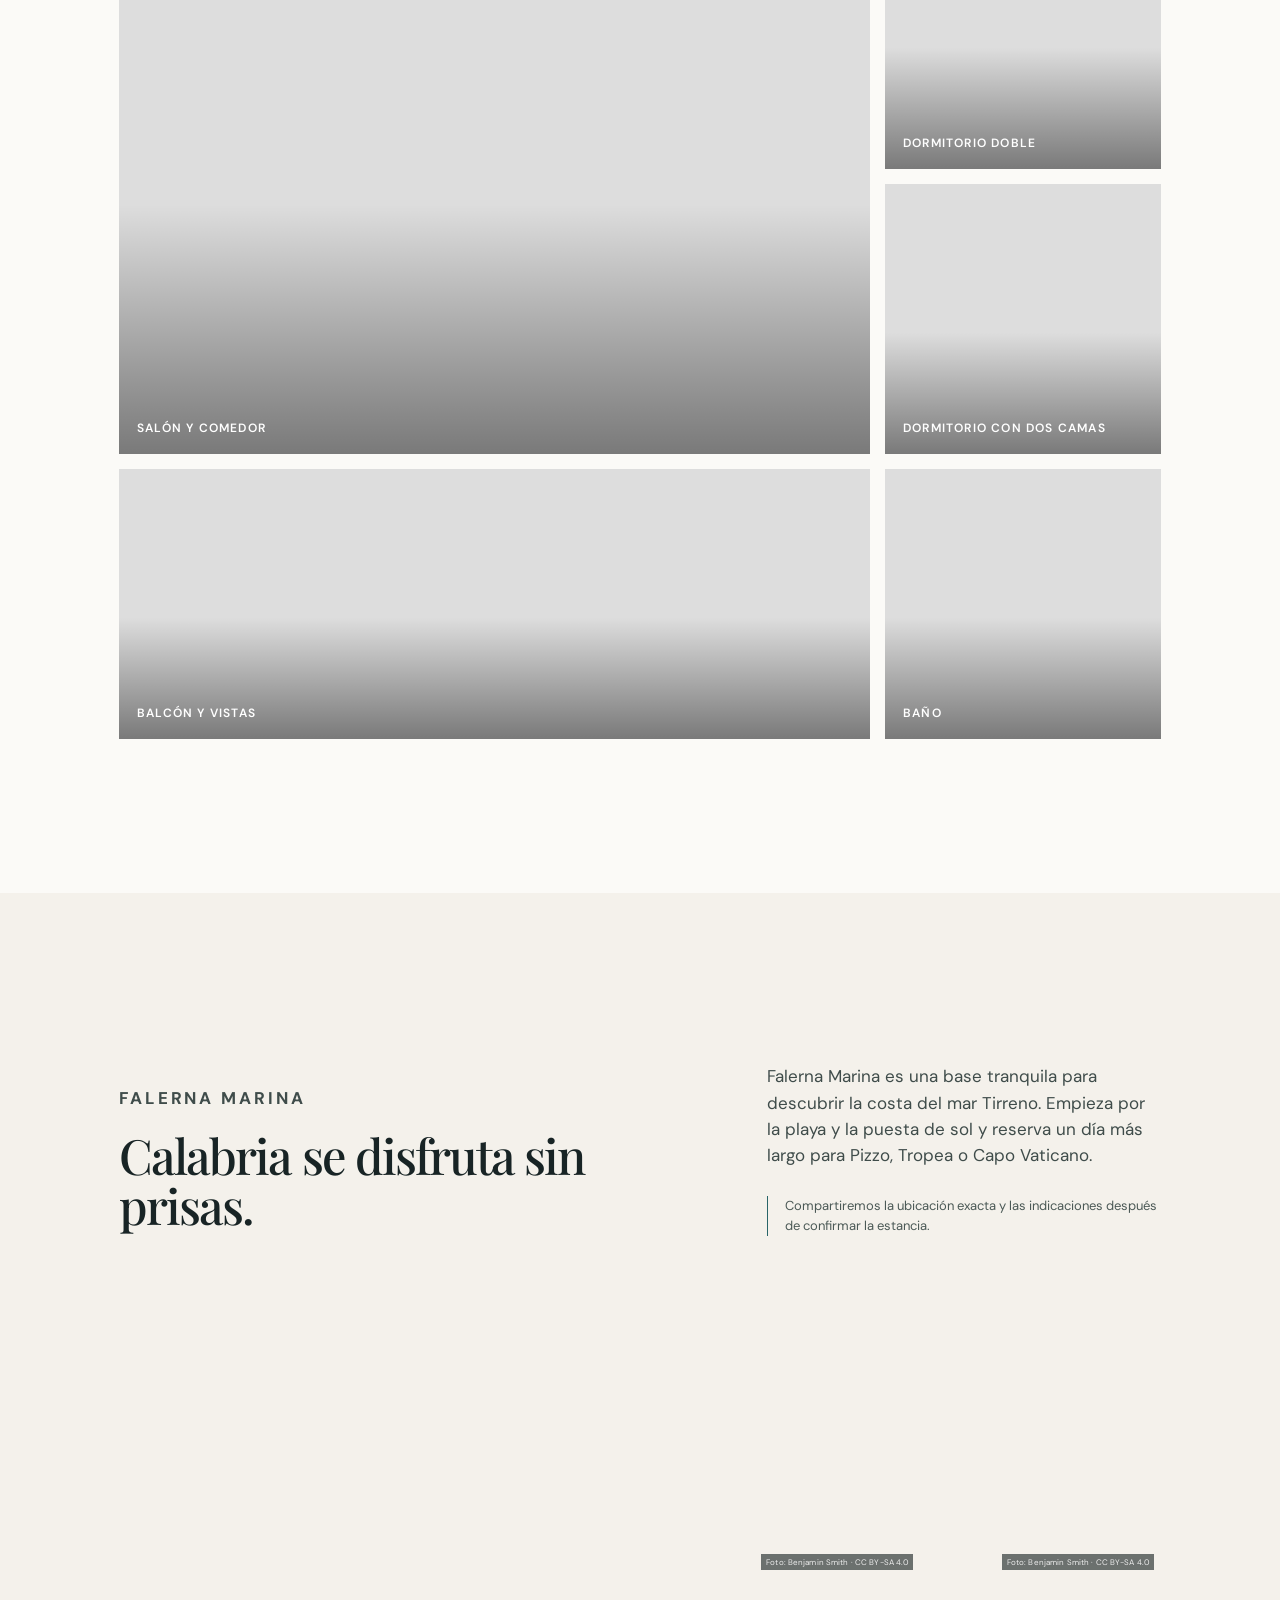
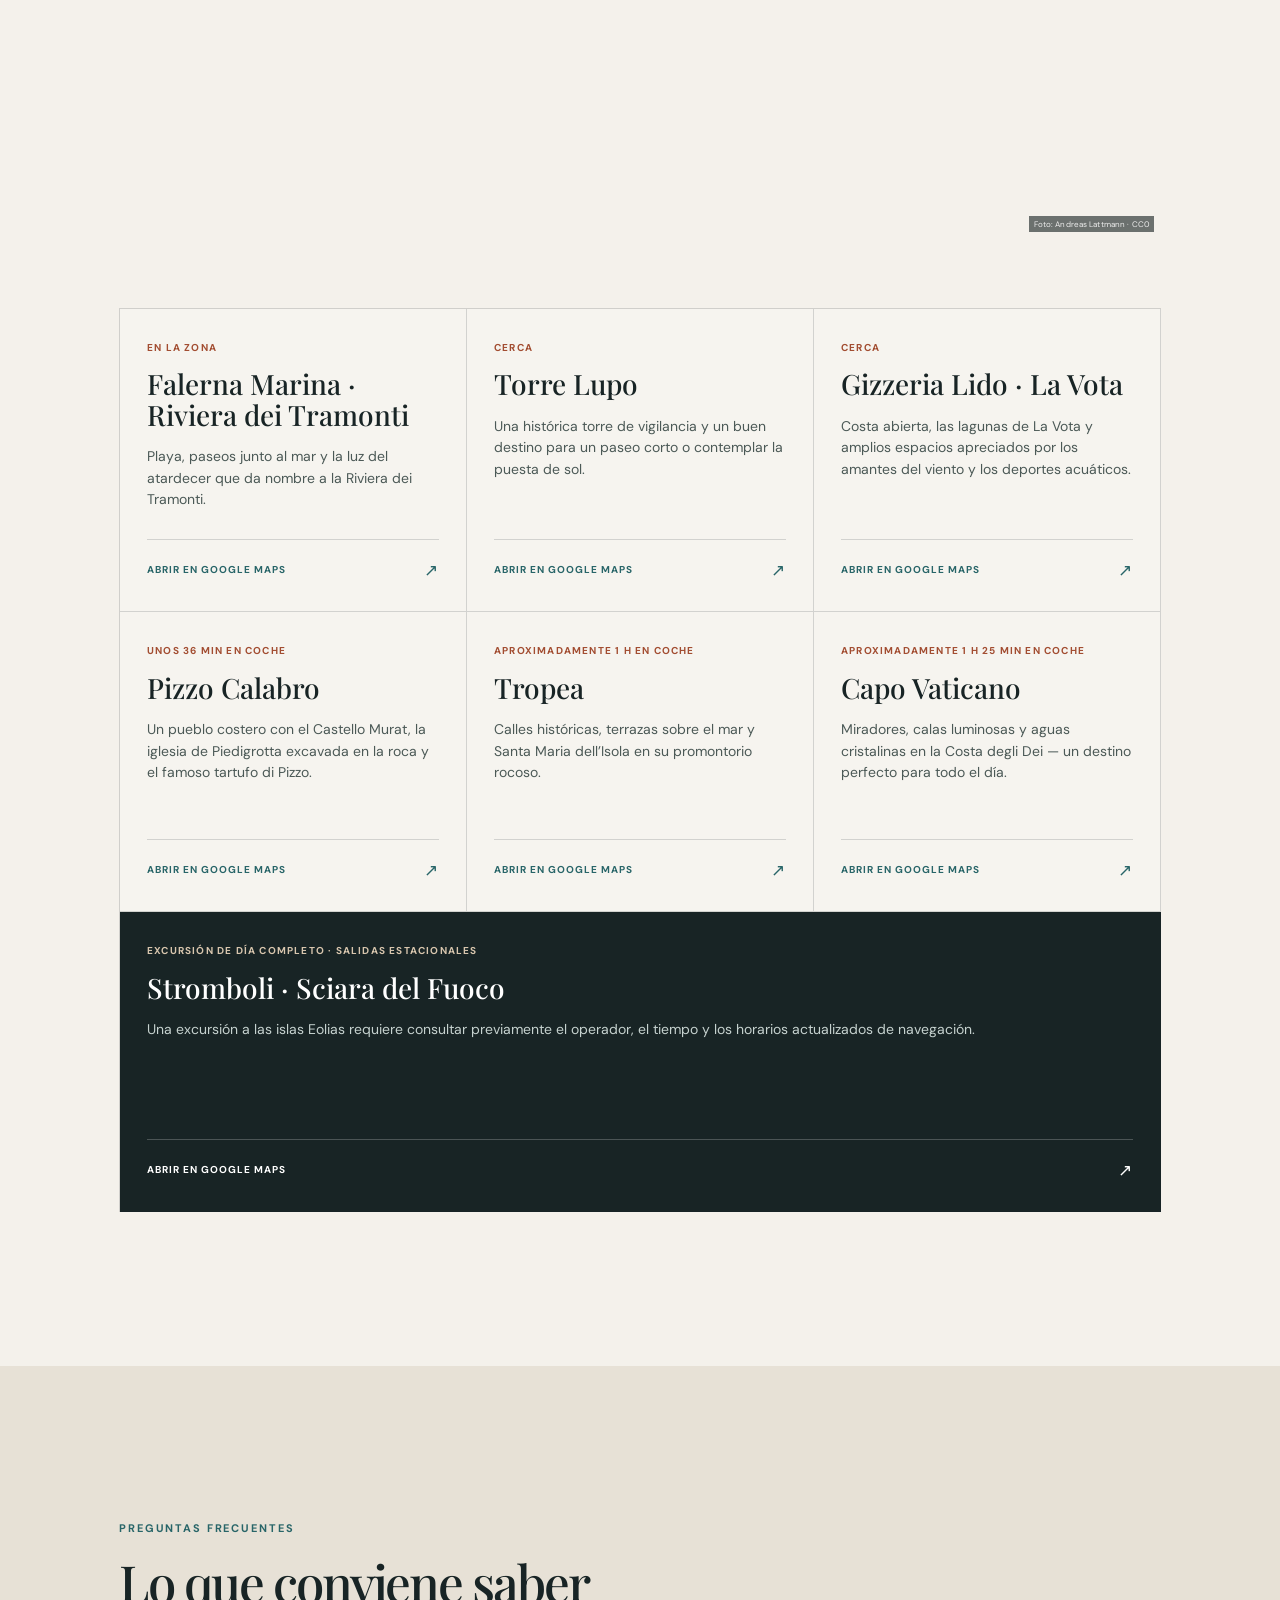
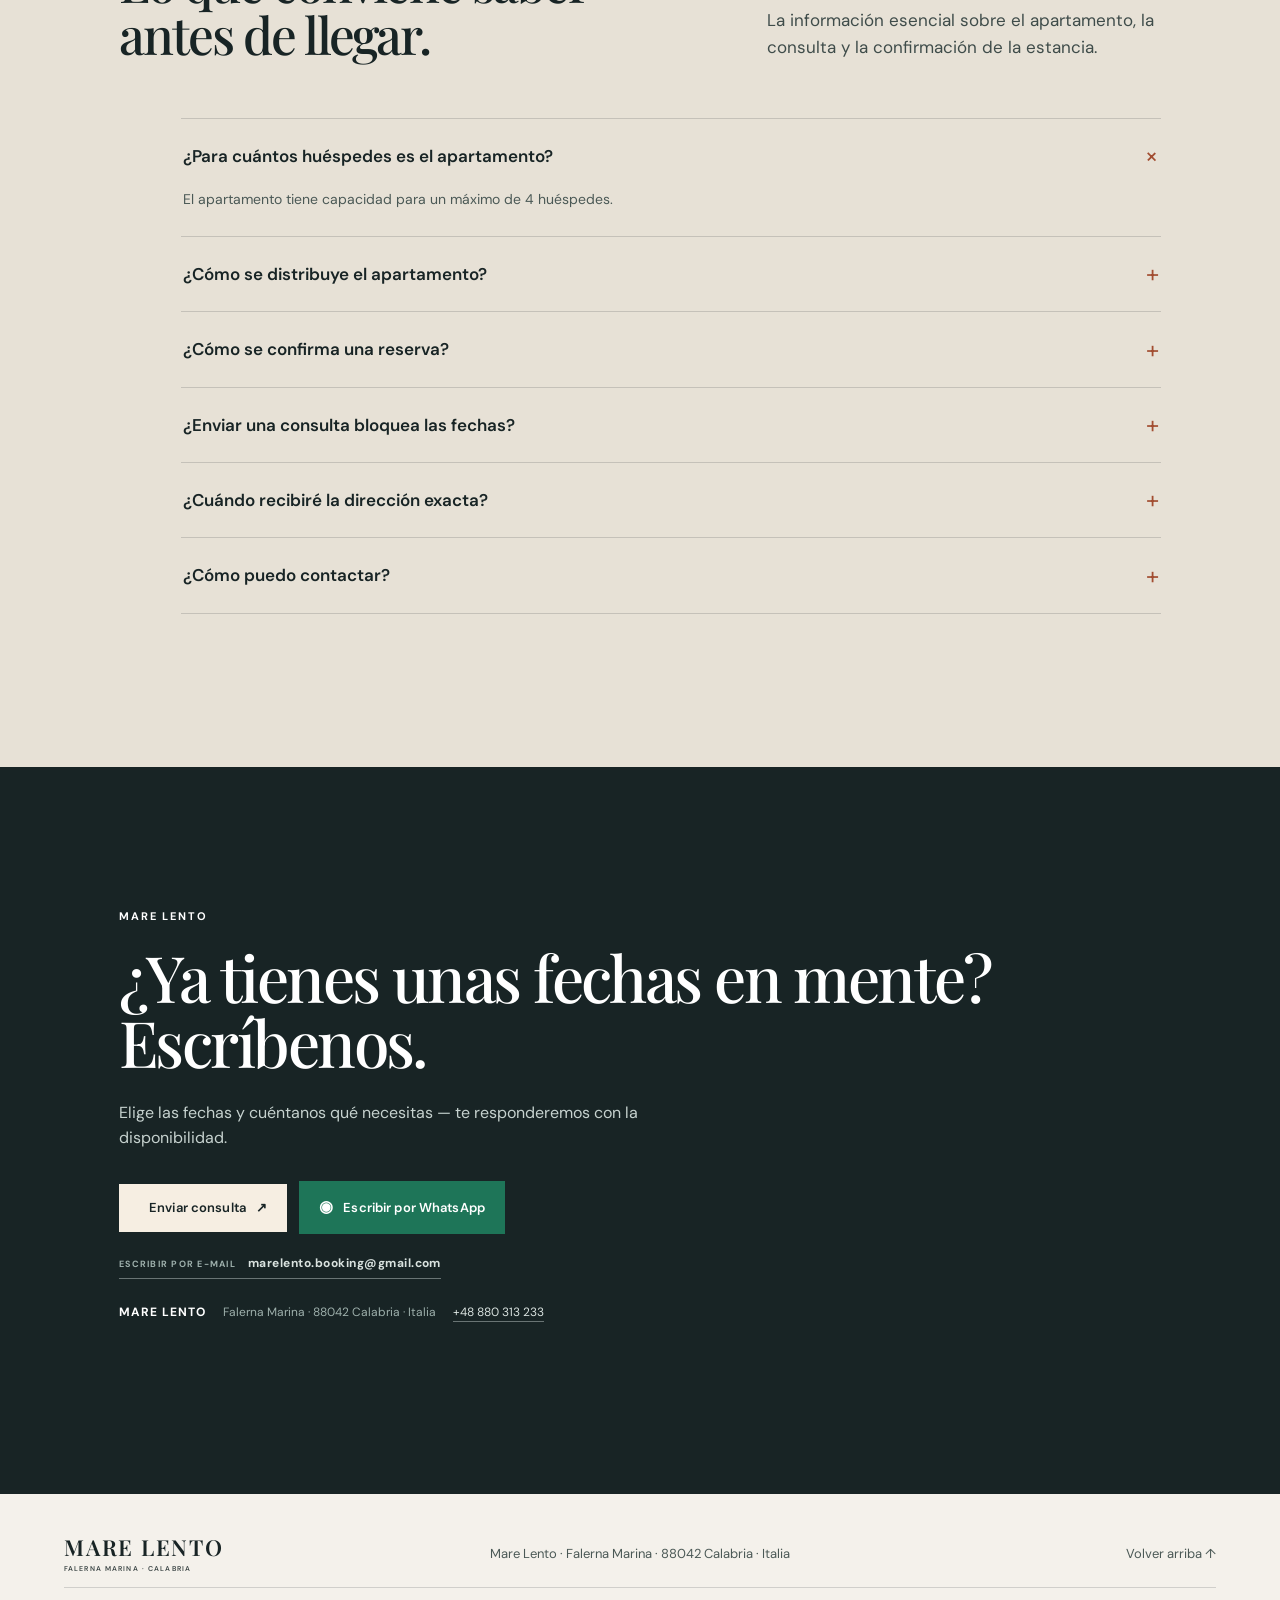
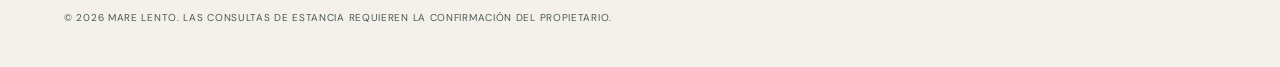
<file: es/index.html>
<!DOCTYPE html><html lang="es" data-initial-language="es" data-release="2026-08-23-seo"><head>
    <meta charset="UTF-8">
    <meta name="viewport" content="width=device-width, initial-scale=1.0">
    <meta http-equiv="Content-Security-Policy" content="default-src 'self'; base-uri 'none'; object-src 'none'; form-action 'self'; script-src 'self' https://challenges.cloudflare.com; script-src-attr 'none'; style-src 'self'; font-src 'self'; img-src 'self' data:; connect-src 'self' https://hrudftrkqzhjyvgoyurb.supabase.co wss://hrudftrkqzhjyvgoyurb.supabase.co https://challenges.cloudflare.com; frame-src https://challenges.cloudflare.com; manifest-src 'self'; media-src 'self'">
    <meta name="theme-color" content="#182425">
    <meta name="robots" content="noindex,nofollow,noarchive">
    <meta name="description" content="Mare Lento es un apartamento vacacional cerca del mar en Falerna Marina, Calabria, con dos dormitorios, balcón y un entorno tranquilo.">
    <link rel="canonical" href="https://marelentocalabria.it/es/">
    <link rel="alternate" hreflang="it" href="https://marelentocalabria.it/">
    <link rel="alternate" hreflang="en" href="https://marelentocalabria.it/en/">
    <link rel="alternate" hreflang="pl" href="https://marelentocalabria.it/pl/">
    <link rel="alternate" hreflang="de" href="https://marelentocalabria.it/de/">
    <link rel="alternate" hreflang="fr" href="https://marelentocalabria.it/fr/">
    <link rel="alternate" hreflang="es" href="https://marelentocalabria.it/es/">
    <link rel="alternate" hreflang="x-default" href="https://marelentocalabria.it/">
    <meta property="og:type" content="website">
    <meta property="og:site_name" content="Mare Lento">
    <meta property="og:locale" content="es_ES">
    <meta property="og:title" content="Apartamento en Falerna Marina | Mare Lento">
    <meta property="og:description" content="Mare Lento es un apartamento vacacional cerca del mar en Falerna Marina, Calabria, con dos dormitorios, balcón y un entorno tranquilo.">
    <meta property="og:image" content="https://marelentocalabria.it/assets/mare-lento-falerna-marina.webp">
    <meta property="og:image:alt" content="Vista desde una terraza de la costa turquesa de Calabria">
    <meta property="og:image:type" content="image/webp">
    <meta property="og:image:width" content="1600">
    <meta property="og:image:height" content="1200">
    <meta property="og:url" content="https://marelentocalabria.it/es/">
    <meta name="twitter:card" content="summary_large_image">
    <meta name="twitter:title" content="Apartamento en Falerna Marina | Mare Lento">
    <meta name="twitter:description" content="Mare Lento es un apartamento vacacional cerca del mar en Falerna Marina, Calabria, con dos dormitorios, balcón y un entorno tranquilo.">
    <meta name="twitter:image" content="https://marelentocalabria.it/assets/mare-lento-falerna-marina.webp">
    <meta name="twitter:image:alt" content="Vista desde una terraza de la costa turquesa de Calabria">
    <link rel="icon" href="../favicon.svg" type="image/svg+xml">
    <link rel="manifest" href="../site.webmanifest">
    <link rel="describedby" href="https://marelentocalabria.it/llms.txt" type="text/markdown">
    <title>Apartamento en Falerna Marina | Mare Lento</title>
    <script type="application/ld+json" id="structured-data">{
  "@context": "https://schema.org",
  "@type": "WebPage",
  "name": "Apartamento en Falerna Marina | Mare Lento",
  "description": "Mare Lento es un apartamento vacacional cerca del mar en Falerna Marina, Calabria, con dos dormitorios, balcón y un entorno tranquilo.",
  "url": "https://marelentocalabria.it/es/",
  "inLanguage": "es",
  "about": {
    "@type": "Apartment",
    "@id": "https://marelentocalabria.it/#accommodation",
    "name": "Mare Lento",
    "description": "Mare Lento es un apartamento vacacional cerca del mar en Falerna Marina, Calabria, con dos dormitorios, balcón y un entorno tranquilo.",
    "url": "https://marelentocalabria.it/es/",
    "numberOfBedrooms": 2,
    "numberOfBathroomsTotal": 2,
    "bed": [
      {
        "@type": "BedDetails",
        "numberOfBeds": 1,
        "typeOfBed": "Double"
      },
      {
        "@type": "BedDetails",
        "numberOfBeds": 2,
        "typeOfBed": "Single"
      }
    ],
    "occupancy": {
      "@type": "QuantitativeValue",
      "maxValue": 4
    },
    "amenityFeature": [
      {
        "@type": "LocationFeatureSpecification",
        "name": "air conditioning",
        "value": true
      },
      {
        "@type": "LocationFeatureSpecification",
        "name": "balcony",
        "value": true
      },
      {
        "@type": "LocationFeatureSpecification",
        "name": "washing machine",
        "value": true
      }
    ],
    "telephone": "+48 880 313 233",
    "email": "marelento.booking@gmail.com",
    "address": {
      "@type": "PostalAddress",
      "addressLocality": "Falerna Marina",
      "addressRegion": "Calabria",
      "postalCode": "88042",
      "addressCountry": "IT"
    },
    "image": [
      "https://marelentocalabria.it/assets/apartment-living-dining-room.webp",
      "https://marelentocalabria.it/assets/apartment-double-bedroom.webp",
      "https://marelentocalabria.it/assets/apartment-twin-bedroom.webp",
      "https://marelentocalabria.it/assets/apartment-balcony-sea-view.webp",
      "https://marelentocalabria.it/assets/apartment-bathroom.webp"
    ]
  }
}</script>
    <script type="application/ld+json" id="faq-structured-data">{
  "@context": "https://schema.org",
  "@type": "FAQPage",
  "@id": "https://marelentocalabria.it/es/#faq",
  "url": "https://marelentocalabria.it/es/#faq",
  "inLanguage": "es",
  "mainEntity": [
    {
      "@type": "Question",
      "name": "¿Para cuántos huéspedes es el apartamento?",
      "acceptedAnswer": {
        "@type": "Answer",
        "text": "El apartamento tiene capacidad para un máximo de 4 huéspedes."
      }
    },
    {
      "@type": "Question",
      "name": "¿Cómo se distribuye el apartamento?",
      "acceptedAnswer": {
        "@type": "Answer",
        "text": "Dispone de dos dormitorios — uno con cama doble y otro con dos camas individuales — zona de estar y comedor, cocina compacta, dos baños y balcón."
      }
    },
    {
      "@type": "Question",
      "name": "¿Cómo se confirma una reserva?",
      "acceptedAnswer": {
        "@type": "Answer",
        "text": "Elige las fechas y el número de huéspedes y envía una consulta. La estancia solo queda confirmada cuando el propietario la acepta."
      }
    },
    {
      "@type": "Question",
      "name": "¿Enviar una consulta bloquea las fechas?",
      "acceptedAnswer": {
        "@type": "Answer",
        "text": "No. Las fechas se bloquean únicamente después de aceptar la consulta; hasta entonces siguen disponibles para otros huéspedes."
      }
    },
    {
      "@type": "Question",
      "name": "¿Cuándo recibiré la dirección exacta?",
      "acceptedAnswer": {
        "@type": "Answer",
        "text": "Compartimos la ubicación exacta en Falerna Marina y las indicaciones de llegada después de confirmar la estancia."
      }
    },
    {
      "@type": "Question",
      "name": "¿Cómo puedo contactar?",
      "acceptedAnswer": {
        "@type": "Answer",
        "text": "Puedes utilizar el formulario, enviar un correo electrónico o escribir por WhatsApp. Es útil indicar las fechas y el número de huéspedes."
      }
    }
  ]
}</script>
    <link rel="stylesheet" href="../styles.css?v=20260823-security">
  </head>
  <body>
    <a class="skip-link" href="#content" data-i18n="skip">Ir al contenido</a>
    <header class="site-header" id="top">
      <a class="brand" href="#top" aria-label="Mare Lento — página principal" data-i18n-aria-label="aria.home"><span>MARE LENTO</span><small>FALERNA MARINA · CALABRIA</small></a>
      <nav class="desktop-nav" aria-label="Navegación principal" data-i18n-aria-label="aria.navigation">
        <a href="#apartament" data-i18n="nav.apartment">Apartamento</a><a href="#dostepnosc" data-i18n="nav.availability">Disponibilidad</a><a href="#galeria" data-i18n="nav.gallery">Galería</a><a href="#okolica" data-i18n="nav.location">Alrededores</a><a href="#kontakt" data-i18n="nav.contact">Contacto</a>
      </nav>
      <div class="header-actions">
        <div class="language-switcher">
          <label for="language-select" data-i18n="language.label">Elegir idioma</label>
          <select id="language-select" name="language">
            <option data-language="it" value="../">IT</option>
            <option data-language="en" value="../en/">EN</option>
            <option data-language="pl" value="../pl/">PL</option>
            <option data-language="de" value="../de/">DE</option>
            <option data-language="fr" value="../fr/">FR</option>
            <option data-language="es" value="./" selected="">ES</option>
          </select>
        </div>
        <a class="header-cta" href="#dostepnosc"><span data-i18n="headerCta">Consultar estancia</span>
          <span aria-hidden="true">↗</span></a>
      </div>
      <button type="button" class="menu-toggle" aria-label="Abrir el menú" data-i18n-aria-label="aria.openMenu" aria-expanded="false">
        <span></span><span></span>
      </button>
    </header>
    <main id="content">
      <section class="hero" aria-labelledby="hero-title">
        <img src="../assets/mare-lento-falerna-marina.webp" srcset="../assets/mare-lento-falerna-marina-900.webp 900w, ../assets/mare-lento-falerna-marina.webp 1600w" sizes="100vw" alt="Vista desde una terraza de la costa turquesa de Calabria" data-i18n-alt="alt.regionGallery1" fetchpriority="high" decoding="async">
        <div class="hero-shade"></div>
        <div class="hero-content">
          <p class="eyebrow light" data-i18n="hero.kicker">Falerna Marina · Calabria</p>
          <h1 id="hero-title" data-i18n="hero.title">El mar al alcance de la mano.</h1>
          <p class="hero-intro" data-i18n="hero.description">Un apartamento tranquilo, pensado para disfrutar sin prisas del sur.</p>
          <a class="round-link light" href="#apartament"><span data-i18n="hero.link">Descubrir el lugar</span><span aria-hidden="true">↓</span></a>
        </div>
        <p class="hero-caption" data-i18n="hero.caption">Costa de Calabria</p>
      </section>
      <section class="intro section" id="apartament">
        <div class="intro-copy reveal">
          <p class="eyebrow" data-i18n="intro.kicker">Ritmo italiano</p>
          <h2 data-i18n="intro.title">Aquí, las mañanas empiezan con luz y terminan con el sonido del mar.</h2>
        </div>
        <div class="intro-text reveal">
          <p data-i18n="intro.text">Mare Lento es un lugar para respirar y descansar en Falerna Marina. Sus interiores luminosos, el balcón y las vistas de la costa crean una base sencilla para ir a la playa, descubrir Calabria y desconectar de verdad.</p>
          <a class="text-link" href="#galeria"><span data-i18n="intro.link">Ver la galería</span><span aria-hidden="true">→</span></a>
        </div>
      </section>
      <section class="image-break">
        <img src="../assets/apartment-living-dining-room.webp" alt="Salón y comedor con acceso al balcón" data-i18n-alt="alt.livingDining" loading="lazy" decoding="async">
      </section>
      <section class="stay section">
        <div class="stay-image reveal">
          <img src="../assets/apartment-balcony-sea-view.webp" srcset="../assets/apartment-balcony-sea-view-900.webp 900w, ../assets/apartment-balcony-sea-view.webp 1536w" sizes="(max-width: 760px) 100vw, 50vw" alt="Balcón del apartamento con vistas al mar Tirreno" data-i18n-alt="alt.hero" loading="lazy" decoding="async">
        </div>
        <div class="stay-copy reveal">
          <p class="eyebrow" data-i18n="stay.kicker">Tu estancia</p>
          <h2 data-i18n="stay.title">Perfecto para una escapada en compañía.</h2>
          <p data-i18n="stay.text">El apartamento dispone de aire acondicionado, dos dormitorios — uno con cama doble y otro con dos camas individuales — además de zona de estar y comedor, cocina compacta, dos baños — uno de ellos con ducha y lavadora — y balcón.</p>
          <p class="note" data-i18n="stay.note">Confirmaremos los detalles del equipamiento y las condiciones de la estancia al recibir tu consulta.</p>
          <a class="button" href="#dostepnosc"><span data-i18n="stay.cta">Comprobar disponibilidad</span><span aria-hidden="true">↗</span></a>
        </div>
      </section>
      <section class="booking section" id="dostepnosc" aria-labelledby="booking-title">
        <div class="booking-intro reveal">
          <p class="eyebrow" data-i18n="booking.kicker">Disponibilidad</p>
          <h2 id="booking-title" data-i18n="booking.title">Organiza tu estancia.</h2>
          <p data-i18n="booking.text">Elige las fechas y envía una consulta. El periodo solo se bloquea cuando el propietario la acepta.</p>
          <div class="integration-note">
            <span class="integration-dot"></span>
            <div>
              <strong data-i18n="booking.integrationTitle">Cómo funciona la consulta</strong>
              <p data-i18n="booking.integrationText">Tu consulta llega al propietario. Las solicitudes pendientes no bloquean el calendario — solo lo hace su aceptación.</p>
            </div>
          </div>
        </div>
        <div class="booking-card reveal">
          <div class="booking-card-top">
            <div>
              <p data-i18n="booking.cardKicker">Consulta de estancia</p>
              <strong data-i18n="booking.cardTitle">Elige las fechas</strong>
            </div>
            <span class="system-pill" id="booking-system-pill">ONLINE</span>
          </div>
          <div class="calendar-controls">
            <button class="calendar-arrow" type="button" data-calendar-prev="" aria-label="Poprzedni miesiąc">
              ←
            </button>
            <p id="calendar-months" aria-live="polite"></p>
            <button class="calendar-arrow" type="button" data-calendar-next="" aria-label="Następny miesiąc">
              →
            </button>
          </div>
          <div class="calendar-legends">
            <span><i class="legend-circle available"></i><span data-i18n="booking.available">Elegir una fecha</span></span><span><i class="legend-circle selected"></i><span data-i18n="booking.selected">Fechas seleccionadas</span></span><span><i class="legend-circle occupied"></i><span data-i18n="booking.occupied">No disponible</span></span>
          </div>
          <p class="availability-status" id="availability-status" role="status"></p>
          <div class="calendars" id="calendars"></div>
          <div class="booking-summary">
            <div>
              <span data-i18n="booking.checkin">Llegada</span><strong id="checkin-value">—</strong>
            </div>
            <div>
              <span data-i18n="booking.checkout">Salida</span><strong id="checkout-value">—</strong>
            </div>
            <div class="booking-guests">
              <span data-i18n="booking.guests">Huéspedes</span>
              <div class="guest-stepper" role="group">
                <button type="button" data-guest-decrease="">
                  <span aria-hidden="true">−</span><span class="sr-only" data-i18n="booking.decreaseGuests">Reducir el número de huéspedes</span>
                </button>
                <strong id="guest-count-value" aria-live="polite">2</strong>
                <button type="button" data-guest-increase="">
                  <span aria-hidden="true">+</span><span class="sr-only" data-i18n="booking.increaseGuests">Aumentar el número de huéspedes</span>
                </button>
                <input id="guest-count" name="guests" type="hidden" value="2">
              </div>
            </div>
          </div>
          <section class="price-estimate" id="price-estimate" aria-labelledby="price-estimate-title">
            <div class="price-estimate-heading">
              <span id="price-estimate-title" data-i18n="pricing.title">Precio estimado de la estancia</span>
              <strong id="price-total" aria-live="polite">—</strong>
            </div>
            <p class="price-estimate-empty" id="price-estimate-empty" data-i18n="pricing.selectDates">Elige las fechas de llegada y salida para ver la estimación.</p>
            <dl class="price-breakdown" id="price-breakdown" hidden="">
              <div><dt data-i18n="pricing.nights">Noches</dt><dd id="price-nights">—</dd></div>
              <div><dt data-i18n="pricing.accommodation">Estancia</dt><dd id="price-accommodation">—</dd></div>
              <div id="price-discount-row" hidden=""><dt data-i18n="pricing.discount">Descuento por estancia larga</dt><dd id="price-discount">—</dd></div>
              <div><dt data-i18n="pricing.cleaning">Preparación del apartamento</dt><dd id="price-cleaning">—</dd></div>
            </dl>
            <p class="price-estimate-note" data-i18n="pricing.note">Esta estimación no es vinculante. El propietario confirmará el precio final, los posibles cargos locales y las condiciones al aceptar la consulta.</p>
          </section>
          <button class="button booking-button" type="button" data-open-inquiry="">
            <span data-i18n="booking.cta">Continuar con la consulta</span><span aria-hidden="true">↗</span>
          </button>
          <p class="booking-disclaimer" data-i18n="booking.disclaimer">Enviar una consulta no confirma la estancia. Las fechas solo se bloquean cuando el propietario la acepta.</p>
        </div>
      </section>
      <section class="gallery section" id="galeria" aria-labelledby="gallery-title">
        <div class="section-heading">
          <div>
            <p class="eyebrow" data-i18n="gallery.kicker">Galería</p>
            <h2 id="gallery-title" data-i18n="gallery.title">Entra y descubre el interior.</h2>
          </div>
          <div class="gallery-intro">
            <p data-i18n="gallery.description">Interiores luminosos, detalles sencillos y una vista que permanece en el recuerdo.</p>
            <p class="note" data-i18n="gallery.note">Selecciona una foto para verla a tamaño completo.</p>
          </div>
        </div>
        <div class="gallery-grid">
          <button type="button" class="gallery-card large" data-image="../assets/apartment-living-dining-room.webp" data-alt-key="alt.livingDining">
            <img src="../assets/apartment-living-dining-room.webp" alt="Salón y comedor con acceso al balcón" data-i18n-alt="alt.livingDining" loading="lazy" decoding="async"><span data-i18n="gallery.livingDining">Salón y comedor</span></button><button type="button" class="gallery-card" data-image="../assets/apartment-double-bedroom.webp" data-alt-key="alt.doubleBedroom">
            <img src="../assets/apartment-double-bedroom.webp" alt="Dormitorio doble con acceso al balcón" data-i18n-alt="alt.doubleBedroom" loading="lazy" decoding="async"><span data-i18n="gallery.doubleBedroom">Dormitorio doble</span></button><button type="button" class="gallery-card" data-image="../assets/apartment-twin-bedroom.webp" data-alt-key="alt.twinBedroom">
            <img src="../assets/apartment-twin-bedroom.webp" alt="Dormitorio con dos camas individuales" data-i18n-alt="alt.twinBedroom" loading="lazy" decoding="async"><span data-i18n="gallery.twinBedroom">Dormitorio con dos camas</span></button><button type="button" class="gallery-card wide" data-image="../assets/apartment-balcony-sea-view.webp" data-alt-key="alt.hero">
            <img src="../assets/apartment-balcony-sea-view.webp" alt="Balcón del apartamento con vistas al mar Tirreno" data-i18n-alt="alt.hero" loading="lazy" decoding="async"><span data-i18n="gallery.balcony">Balcón y vistas</span></button><button type="button" class="gallery-card" data-image="../assets/apartment-bathroom.webp?v=20260823-bathrooms" data-alt-key="alt.bathroom">
            <img src="../assets/apartment-bathroom.webp?v=20260823-bathrooms" alt="Uno de los dos baños del apartamento, con cabina de ducha y bidé" data-i18n-alt="alt.bathroom" loading="lazy" decoding="async"><span data-i18n="gallery.bathroom">Baño</span>
          </button>
        </div>
      </section>
      <section class="place section" id="okolica" aria-labelledby="place-title">
        <div class="place-heading reveal">
          <div class="place-copy">
            <p class="eyebrow">Falerna Marina</p>
            <h2 id="place-title" data-i18n="place.title">Calabria se disfruta sin prisas.</h2>
          </div>
          <div class="place-intro">
            <p data-i18n="place.text">Falerna Marina es una base tranquila para descubrir la costa del mar Tirreno. Empieza por la playa y la puesta de sol y reserva un día más largo para Pizzo, Tropea o Capo Vaticano.</p>
            <p class="note" data-i18n="place.note">Compartiremos la ubicación exacta y las indicaciones después de confirmar la estancia.</p>
          </div>
        </div>
        <div class="region-mosaic" aria-label="Fotos de la costa de Calabria" data-i18n-aria-label="aria.regionGallery">
          <figure class="region-photo region-photo-main">
            <img src="../assets/region-gallery-1.webp" alt="Vista desde una terraza de la costa turquesa de Calabria" data-i18n-alt="alt.regionGallery1" loading="lazy" decoding="async">
          </figure>
          <figure class="region-photo">
            <img src="../assets/region-gallery-2.webp" alt="Vista de la costa desde el mirador de Capo Vaticano" data-i18n-alt="alt.regionGallery2" loading="lazy" decoding="async">
            <figcaption class="photo-credit"><a href="https://commons.wikimedia.org/wiki/File:Ricadi_-_Capo_Vaticano_-_03.jpg" target="_blank" rel="noopener noreferrer">Foto: Benjamin Smith · CC BY-SA 4.0</a></figcaption>
          </figure>
          <figure class="region-photo">
            <img src="../assets/region-gallery-3.webp" alt="Panorámica de Pizzo Calabro y la costa turquesa del mar Tirreno" data-i18n-alt="alt.regionGallery3" loading="lazy" decoding="async">
            <figcaption class="photo-credit"><a href="https://commons.wikimedia.org/wiki/File:Pizzo_-_Vista_dalla_Piazza_della_Repubblica.jpg" target="_blank" rel="noopener noreferrer">Foto: Benjamin Smith · CC BY-SA 4.0</a></figcaption>
          </figure>
          <figure class="region-photo">
            <img src="../assets/region-gallery-4.webp" alt="Olas junto a una gruta rocosa en la costa calabresa" data-i18n-alt="alt.regionGallery4" loading="lazy" decoding="async">
          </figure>
          <figure class="region-photo">
            <img src="../assets/region-gallery-5.webp" alt="Santuario de Santa Maria dell’Isola sobre su promontorio rocoso en Tropea" data-i18n-alt="alt.regionGallery5" loading="lazy" decoding="async">
            <figcaption class="photo-credit"><a href="https://commons.wikimedia.org/wiki/File:Chiesa_di_Santa_Maria_dell%27_isola_Tropea.jpg" target="_blank" rel="noopener noreferrer">Foto: Andreas Lattmann · CC0</a></figcaption>
          </figure>
        </div>
        <div class="attractions-grid">
          <article class="attraction-card reveal">
            <span data-i18n="place.local">En la zona</span>
            <h3>Falerna Marina · Riviera dei Tramonti</h3>
            <p data-i18n="place.falerna">Playa, paseos junto al mar y la luz del atardecer que da nombre a la Riviera dei Tramonti.</p>
            <a href="https://www.google.com/maps/search/?api=1&amp;query=Falerna+Marina+Lungomare" target="_blank" rel="noopener noreferrer"><span data-i18n="place.maps">Abrir en Google Maps</span><b aria-hidden="true">↗</b></a>
          </article>
          <article class="attraction-card reveal">
            <span data-i18n="place.nearby">Cerca</span>
            <h3>Torre Lupo</h3>
            <p data-i18n="place.torre">Una histórica torre de vigilancia y un buen destino para un paseo corto o contemplar la puesta de sol.</p>
            <a href="https://www.google.com/maps/search/?api=1&amp;query=Torre+Lupo+Falerna" target="_blank" rel="noopener noreferrer"><span data-i18n="place.maps">Abrir en Google Maps</span><b aria-hidden="true">↗</b></a>
          </article>
          <article class="attraction-card reveal">
            <span data-i18n="place.nearby">Cerca</span>
            <h3>Gizzeria Lido · La Vota</h3>
            <p data-i18n="place.gizzeria">Costa abierta, las lagunas de La Vota y amplios espacios apreciados por los amantes del viento y los deportes acuáticos.</p>
            <a href="https://www.google.com/maps/search/?api=1&amp;query=Lago+La+Vota+Gizzeria" target="_blank" rel="noopener noreferrer"><span data-i18n="place.maps">Abrir en Google Maps</span><b aria-hidden="true">↗</b></a>
          </article>
          <article class="attraction-card reveal">
            <span data-i18n="place.pizzoTime">Unos 36 min en coche</span>
            <h3>Pizzo Calabro</h3>
            <p data-i18n="place.pizzo">Un pueblo costero con el Castello Murat, la iglesia de Piedigrotta excavada en la roca y el famoso tartufo di Pizzo.</p>
            <a href="https://www.google.com/maps/search/?api=1&amp;query=Pizzo+Calabro+centro" target="_blank" rel="noopener noreferrer"><span data-i18n="place.maps">Abrir en Google Maps</span><b aria-hidden="true">↗</b></a>
          </article>
          <article class="attraction-card reveal">
            <span data-i18n="place.tropeaTime">Aproximadamente 1 h en coche</span>
            <h3>Tropea</h3>
            <p data-i18n="place.tropea">Calles históricas, terrazas sobre el mar y Santa Maria dell’Isola en su promontorio rocoso.</p>
            <a href="https://www.google.com/maps/search/?api=1&amp;query=Tropea+centro+storico" target="_blank" rel="noopener noreferrer"><span data-i18n="place.maps">Abrir en Google Maps</span><b aria-hidden="true">↗</b></a>
          </article>
          <article class="attraction-card reveal">
            <span data-i18n="place.capoTime">Aproximadamente 1 h 25 min en coche</span>
            <h3>Capo Vaticano</h3>
            <p data-i18n="place.capo">Miradores, calas luminosas y aguas cristalinas en la Costa degli Dei — un destino perfecto para todo el día.</p>
            <a href="https://www.google.com/maps/search/?api=1&amp;query=Belvedere+Capo+Vaticano" target="_blank" rel="noopener noreferrer"><span data-i18n="place.maps">Abrir en Google Maps</span><b aria-hidden="true">↗</b></a>
          </article>
          <article class="attraction-card attraction-card-featured reveal">
            <span data-i18n="place.stromboliTime">Excursión de día completo · salidas estacionales</span>
            <h3>Stromboli · Sciara del Fuoco</h3>
            <p data-i18n="place.stromboli">Una excursión a las islas Eolias requiere consultar previamente el operador, el tiempo y los horarios actualizados de navegación.</p>
            <a href="https://maps.app.goo.gl/4EReUWhz7Q4Sa6cV8" target="_blank" rel="noopener noreferrer"><span data-i18n="place.maps">Abrir en Google Maps</span><b aria-hidden="true">↗</b></a>
          </article>
        </div>
      </section>
      <section class="faq section" id="faq" aria-labelledby="faq-title">
        <div class="faq-heading reveal">
          <div>
            <p class="eyebrow" data-i18n="faq.kicker">Preguntas frecuentes</p>
            <h2 id="faq-title" data-i18n="faq.title">Lo que conviene saber antes de llegar.</h2>
          </div>
          <p data-i18n="faq.intro">La información esencial sobre el apartamento, la consulta y la confirmación de la estancia.</p>
        </div>
        <div class="faq-list reveal">
          <details open="">
            <summary data-i18n="faq.q1">¿Para cuántos huéspedes es el apartamento?</summary>
            <p data-i18n="faq.a1">El apartamento tiene capacidad para un máximo de 4 huéspedes.</p>
          </details>
          <details>
            <summary data-i18n="faq.q2">¿Cómo se distribuye el apartamento?</summary>
            <p data-i18n="faq.a2">Dispone de dos dormitorios — uno con cama doble y otro con dos camas individuales — zona de estar y comedor, cocina compacta, dos baños y balcón.</p>
          </details>
          <details>
            <summary data-i18n="faq.q3">¿Cómo se confirma una reserva?</summary>
            <p data-i18n="faq.a3">Elige las fechas y el número de huéspedes y envía una consulta. La estancia solo queda confirmada cuando el propietario la acepta.</p>
          </details>
          <details>
            <summary data-i18n="faq.q4">¿Enviar una consulta bloquea las fechas?</summary>
            <p data-i18n="faq.a4">No. Las fechas se bloquean únicamente después de aceptar la consulta; hasta entonces siguen disponibles para otros huéspedes.</p>
          </details>
          <details>
            <summary data-i18n="faq.q5">¿Cuándo recibiré la dirección exacta?</summary>
            <p data-i18n="faq.a5">Compartimos la ubicación exacta en Falerna Marina y las indicaciones de llegada después de confirmar la estancia.</p>
          </details>
          <details>
            <summary data-i18n="faq.q6">¿Cómo puedo contactar?</summary>
            <p data-i18n="faq.a6">Puedes utilizar el formulario, enviar un correo electrónico o escribir por WhatsApp. Es útil indicar las fechas y el número de huéspedes.</p>
          </details>
        </div>
      </section>
      <section class="contact" id="kontakt">
        <div class="contact-inner">
          <p class="eyebrow light">Mare Lento</p>
          <h2 data-i18n="contact.title">¿Ya tienes unas fechas en mente? Escríbenos.</h2>
          <p data-i18n="contact.text">Elige las fechas y cuéntanos qué necesitas — te responderemos con la disponibilidad.</p>
          <div class="contact-actions">
            <button class="button button-light" type="button" data-open-inquiry="">
              <span data-i18n="contact.emailCta">Enviar consulta</span><span aria-hidden="true">↗</span>
            </button>
            <a class="button whatsapp-button" data-whatsapp-link="" target="_blank" rel="noopener noreferrer" aria-disabled="true">
              <span class="whatsapp-mark" aria-hidden="true">◉</span><span data-i18n="contact.whatsappCta">Escribir por WhatsApp</span>
            </a>
          </div>
          <a class="contact-email" data-email-link="" href="mailto:marelento.booking@gmail.com"><span data-i18n="contact.directEmail">Escribir por e-mail</span><strong data-contact-email="">marelento.booking@gmail.com</strong></a>
          <div class="contact-nap">
            <strong>Mare Lento</strong>
            <span>Falerna Marina · 88042 Calabria · Italia</span>
            <a href="tel:+48880313233" data-contact-phone="">+48 880 313 233</a>
          </div>
          <p class="contact-status" data-contact-status="" role="status"></p>
        </div>
      </section>
    </main>
    <footer class="footer">
      <a class="brand footer-brand" href="#top" aria-label="Mare Lento — página principal" data-i18n-aria-label="aria.home"><span>MARE LENTO</span><small>FALERNA MARINA · CALABRIA</small></a>
      <p>Mare Lento · Falerna Marina · 88042 Calabria · Italia</p>
      <a href="#top" data-i18n="footer.top">Volver arriba ↑</a><small>© <span id="year"></span> Mare Lento.
        <span data-i18n="footer.note">Las consultas de estancia requieren la confirmación del propietario.</span></small>
    </footer>
    <dialog class="modal" id="inquiry-modal" aria-labelledby="inquiry-title">
      <button class="modal-close" type="button" aria-label="Cerrar el formulario de consulta" data-i18n-aria-label="aria.closeInquiry" data-close-inquiry="">
        ×
      </button>
      <p class="eyebrow" data-i18n="modal.kicker">Consulta de estancia</p>
      <h2 id="inquiry-title" data-i18n="modal.title">Cuéntanos cuándo te gustaría llegar.</h2>
      <form id="inquiry-form">
        <input class="honeypot" type="text" name="company" tabindex="-1" autocomplete="off" aria-hidden="true">
        <label><span data-i18n="form.name">Nombre y apellidos</span><input required="" type="text" name="name" autocomplete="name" placeholder="Tu nombre" data-i18n-placeholder="form.namePlaceholder"></label><label><span data-i18n="form.email">Correo electrónico</span><input required="" type="email" name="email" autocomplete="email" placeholder="adres@email.com"></label>
        <div class="form-row form-contact-row">
          <label><span data-i18n="form.phone">Teléfono</span><input required="" type="tel" name="phone" autocomplete="tel" inputmode="tel" minlength="7" maxlength="30" placeholder="+34 612 345 678" data-i18n-placeholder="form.phonePlaceholder"></label>
          <div class="modal-guest-field">
            <span data-i18n="form.guests">Número de huéspedes</span>
            <div class="guest-stepper modal-guest-stepper">
              <button type="button" data-modal-guest-decrease="" aria-label="Reducir el número de huéspedes" data-i18n-aria-label="booking.decreaseGuests">−</button>
              <strong id="modal-guest-count-value" aria-live="polite">2</strong>
              <button type="button" data-modal-guest-increase="" aria-label="Aumentar el número de huéspedes" data-i18n-aria-label="booking.increaseGuests">+</button>
            </div>
          </div>
        </div>
        <div class="form-row">
          <label><span data-i18n="form.arrival">Desde</span><input required="" type="date" name="arrival"></label><label><span data-i18n="form.departure">Hasta</span><input required="" type="date" name="departure"></label>
        </div>
        <input type="hidden" name="guests" value="2">
        <label><span data-i18n="form.message">Mensaje</span><textarea name="message" rows="3" placeholder="Cuéntanos brevemente algo sobre tu viaje." data-i18n-placeholder="form.messagePlaceholder"></textarea></label><label class="consent-field"><input required="" type="checkbox" name="consent">
          <span data-i18n="form.consent">Acepto que los datos facilitados se utilicen exclusivamente para gestionar esta consulta de estancia.</span></label>
        <div id="turnstile-container" class="turnstile-container" hidden=""></div>
        <div class="modal-contact-actions">
          <button class="button" type="submit">
          <span data-i18n="form.submit">Enviar consulta</span><span aria-hidden="true">↗</span>
        </button>
          <a class="text-link modal-whatsapp" data-whatsapp-link="" target="_blank" rel="noopener noreferrer" aria-disabled="true"><span data-i18n="contact.whatsappCta">Escribir por WhatsApp</span><span aria-hidden="true">↗</span></a>
        </div>
        <p class="form-status" role="status"></p>
      </form>
      <p class="form-note" data-i18n="form.note">Solo utilizaremos tus datos para responder a esta consulta. Enviarla no confirma una reserva.</p>
    </dialog>
    <dialog class="lightbox" id="lightbox" aria-label="Foto ampliada" data-i18n-aria-label="aria.lightbox">
      <button class="modal-close" type="button" aria-label="Cerrar la foto" data-i18n-aria-label="aria.closeImage" data-close-lightbox="">
        ×</button><img alt="">
    </dialog>
    <script src="../config.js?v=20260827-pricing-test"></script>
    <script src="../booking-rules.js?v=20260827-pricing-test"></script>
    <script src="../pricing-rules.js?v=20260827-pricing-test"></script>
    <script src="../script.js?v=20260827-pricing-test"></script>
</body></html>
</file>
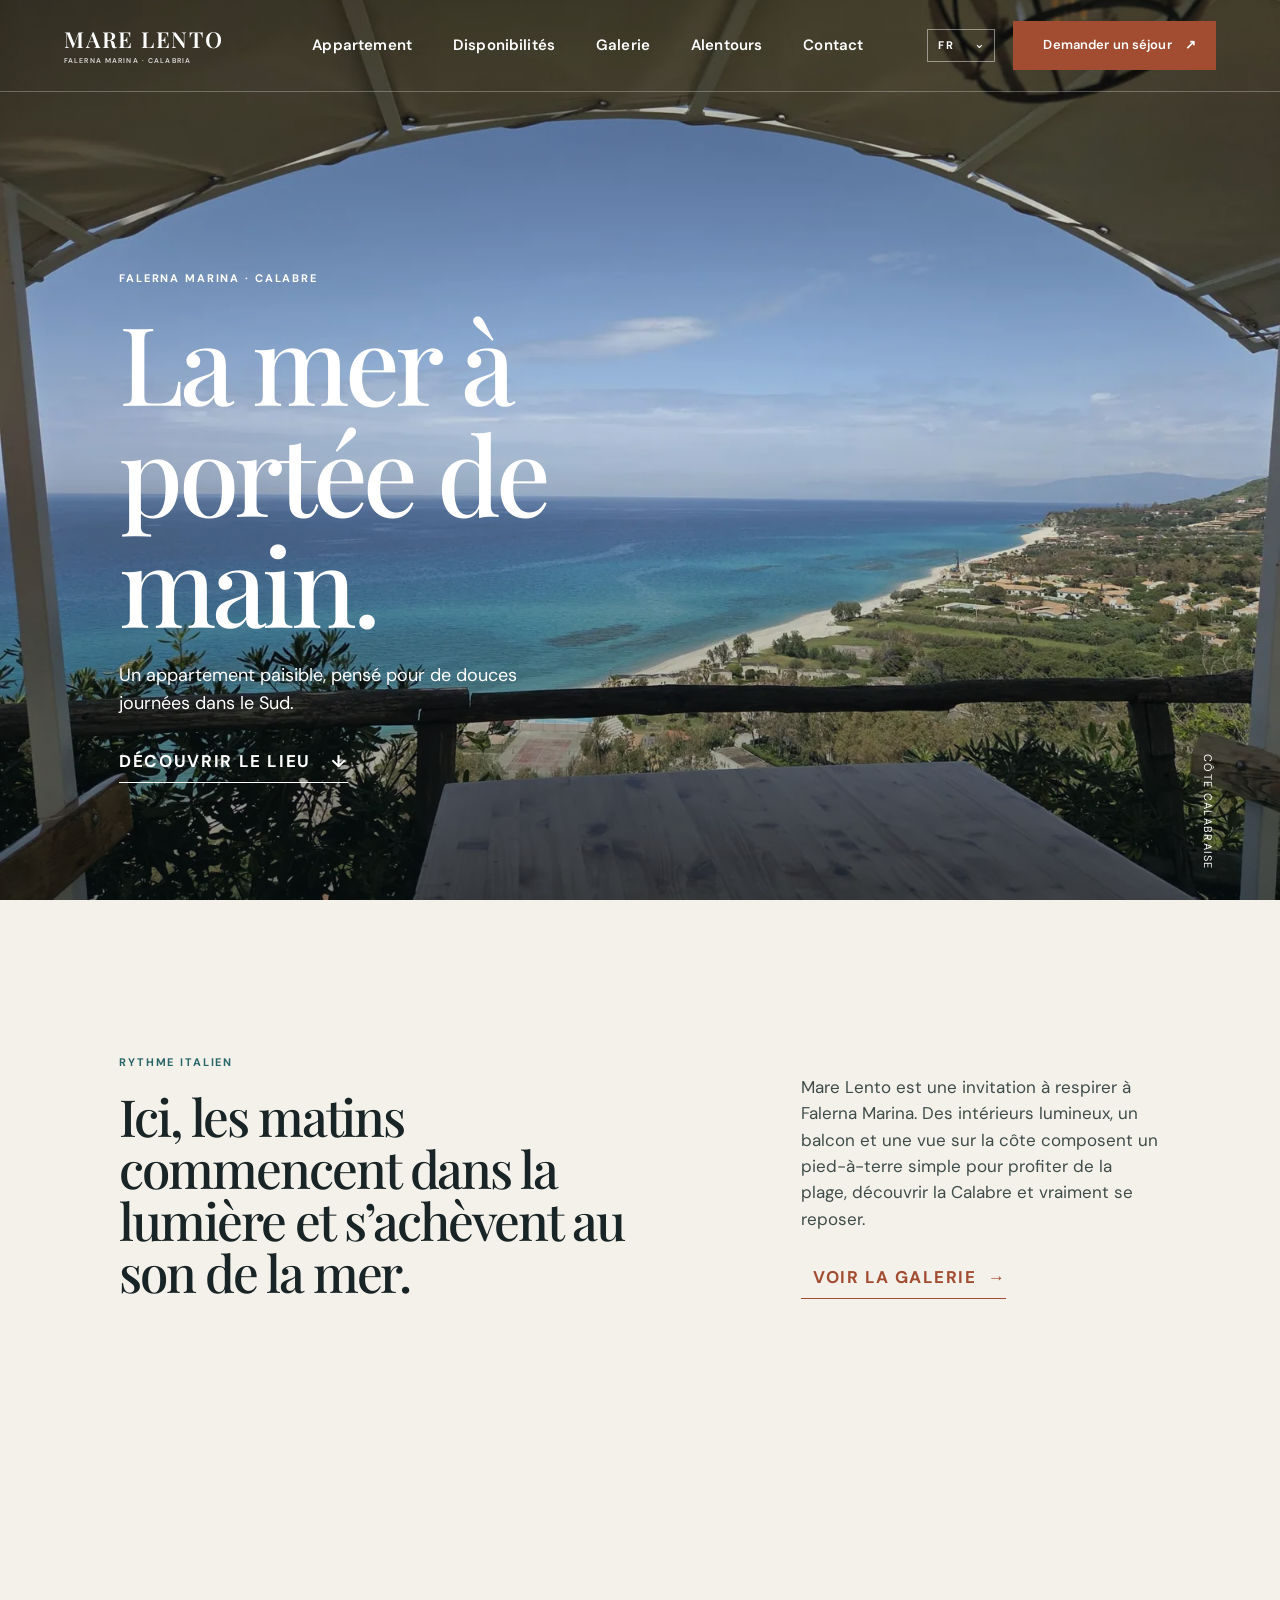
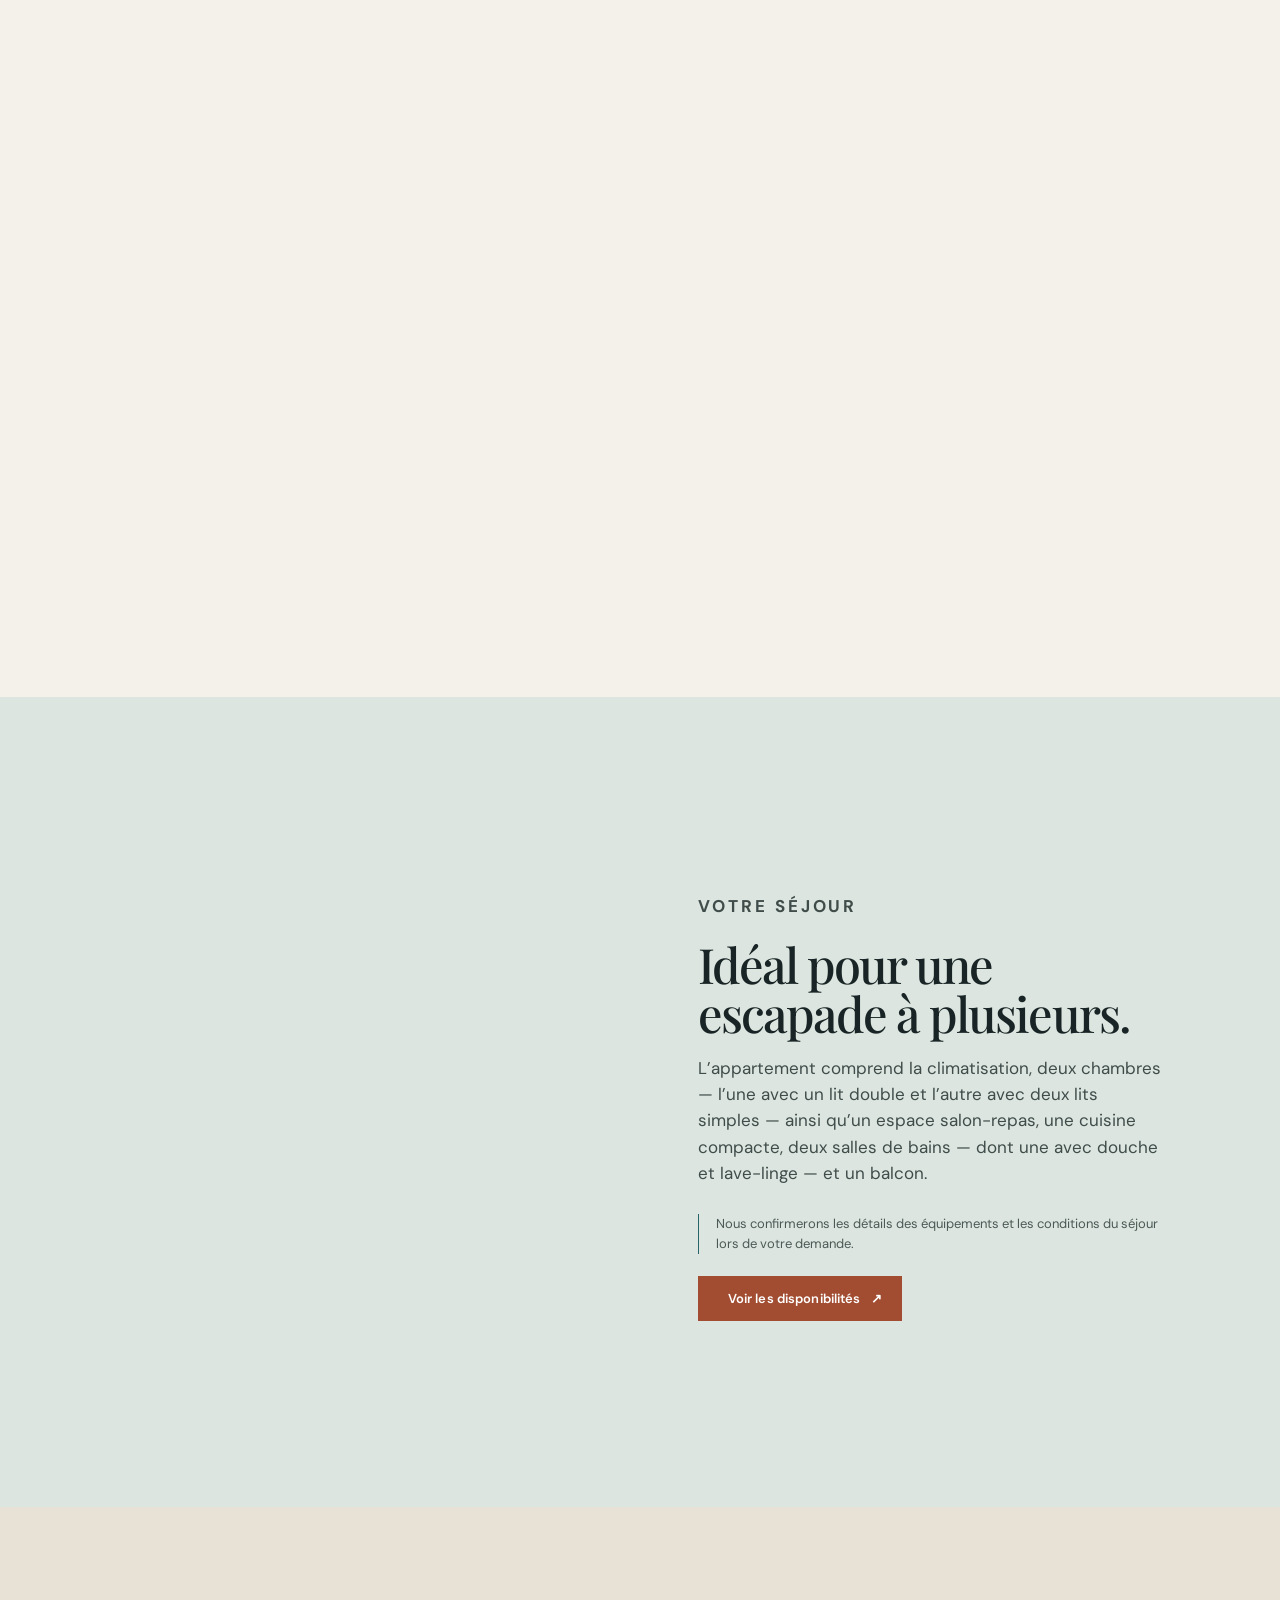
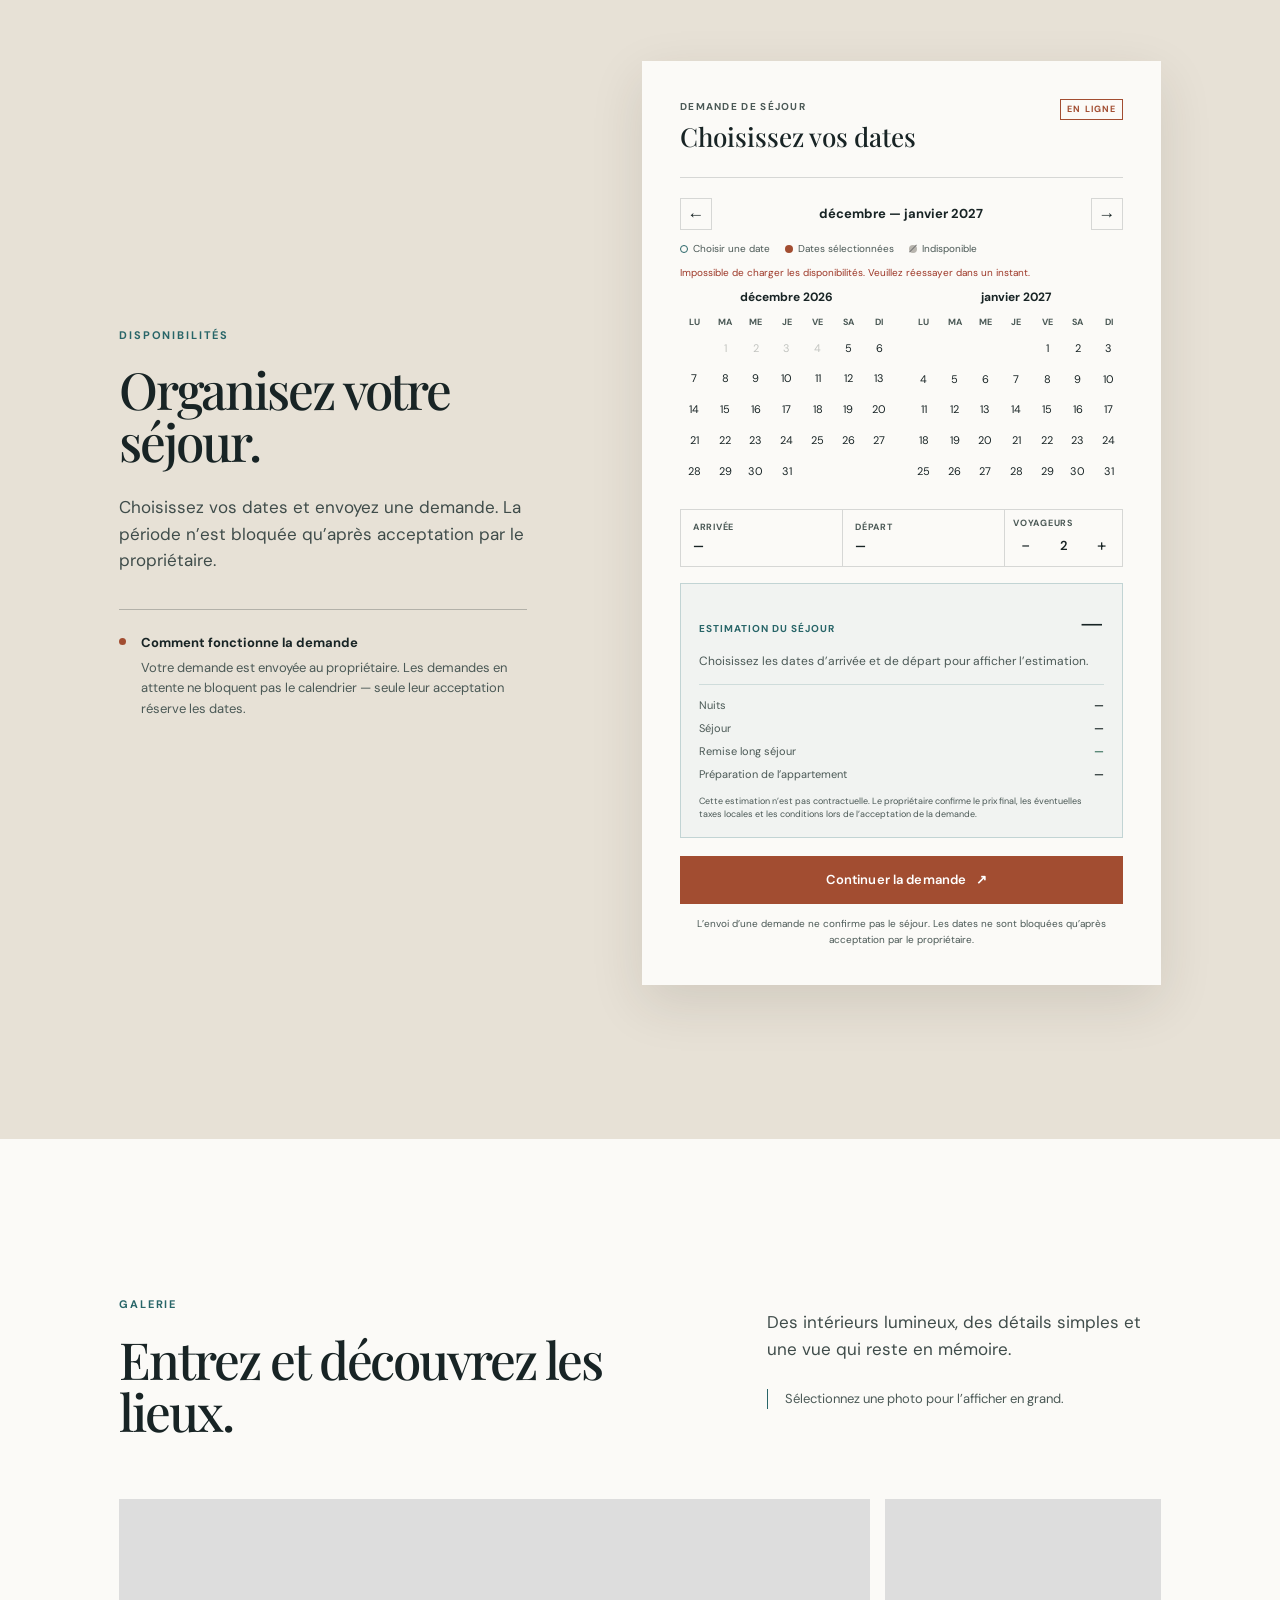
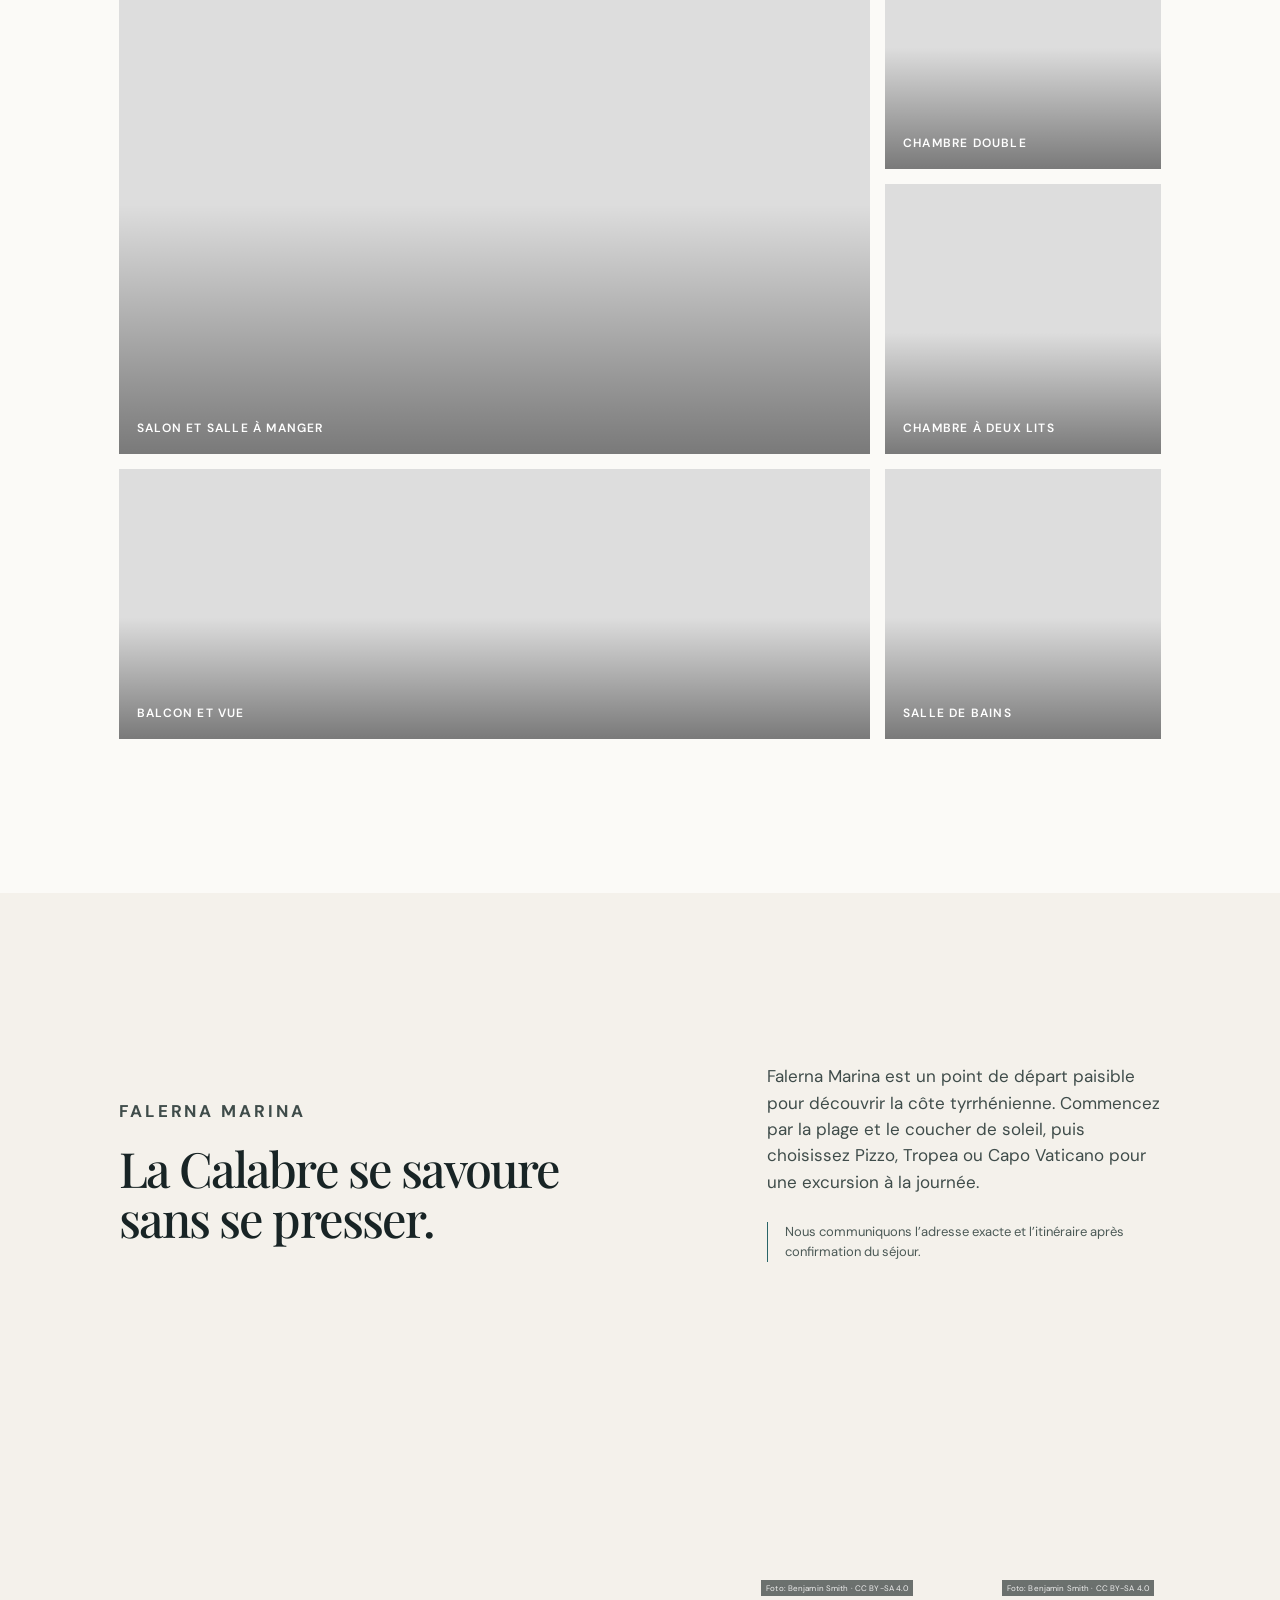
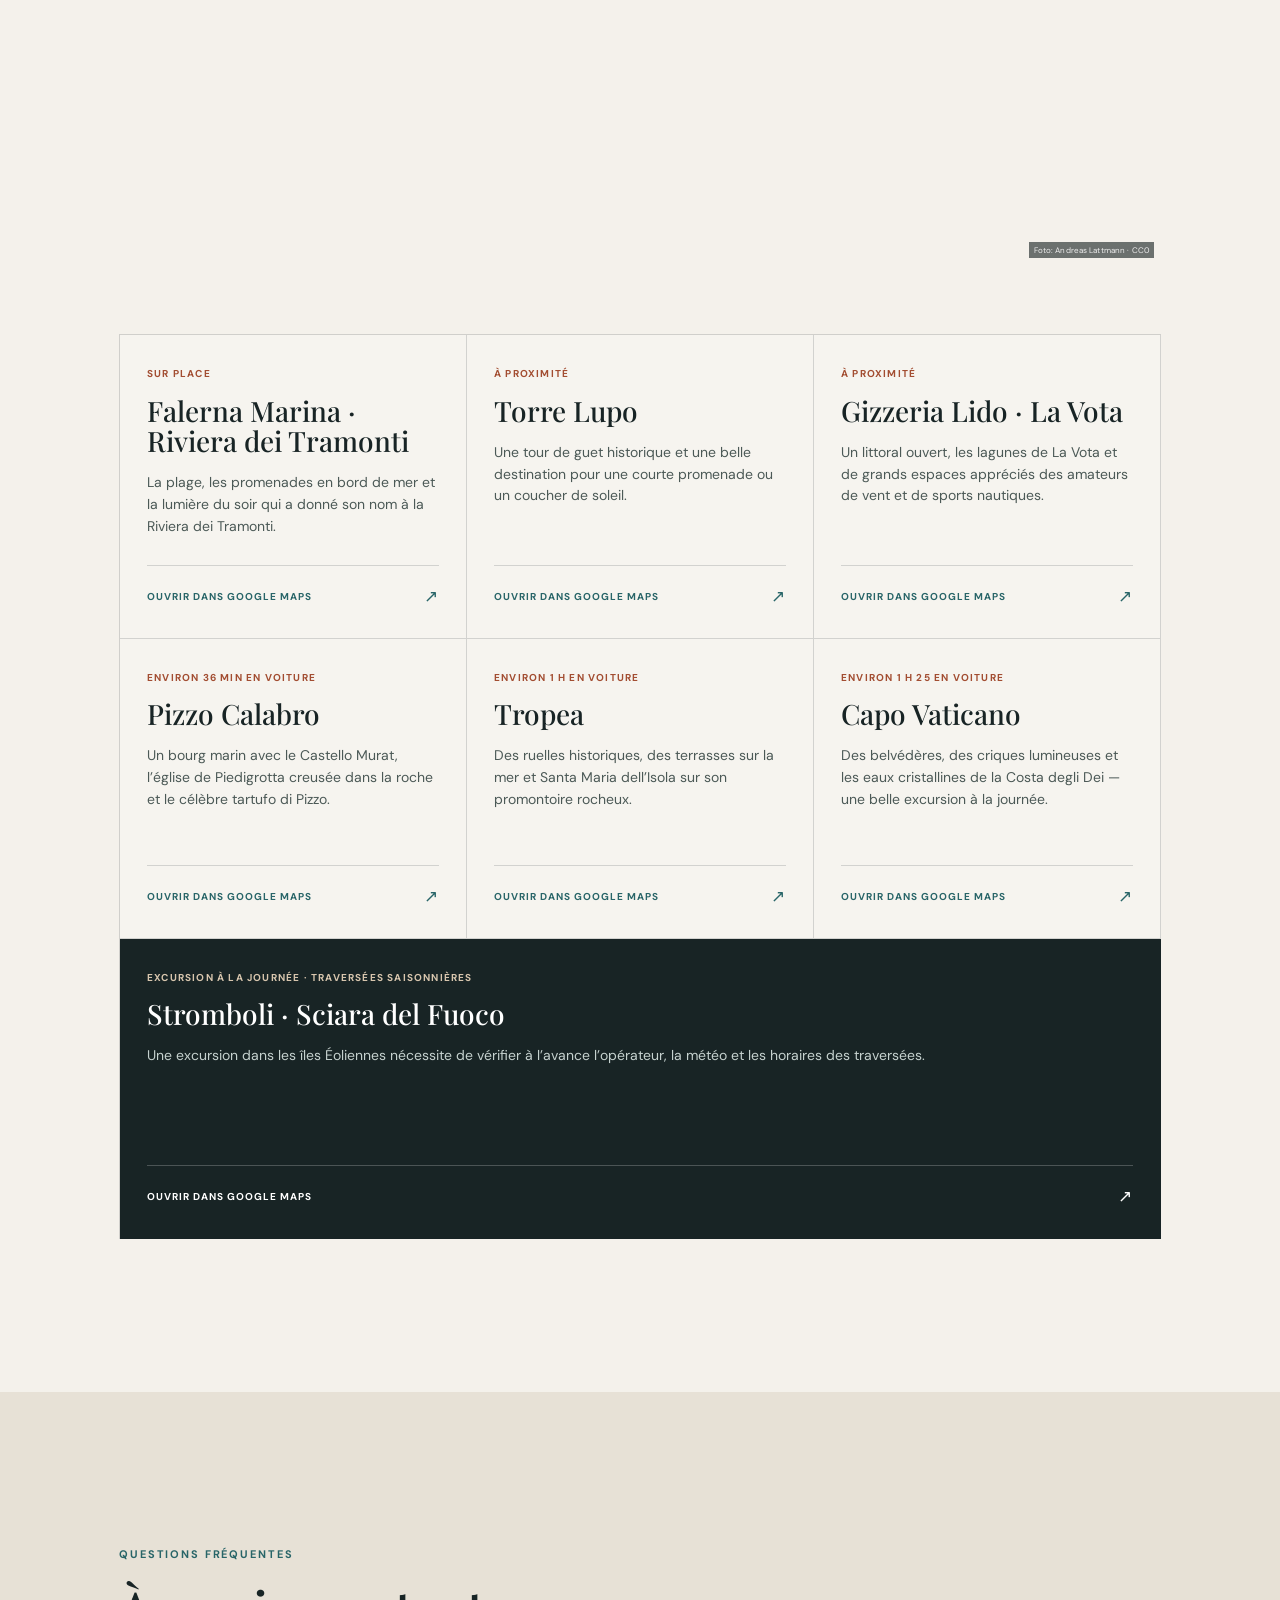
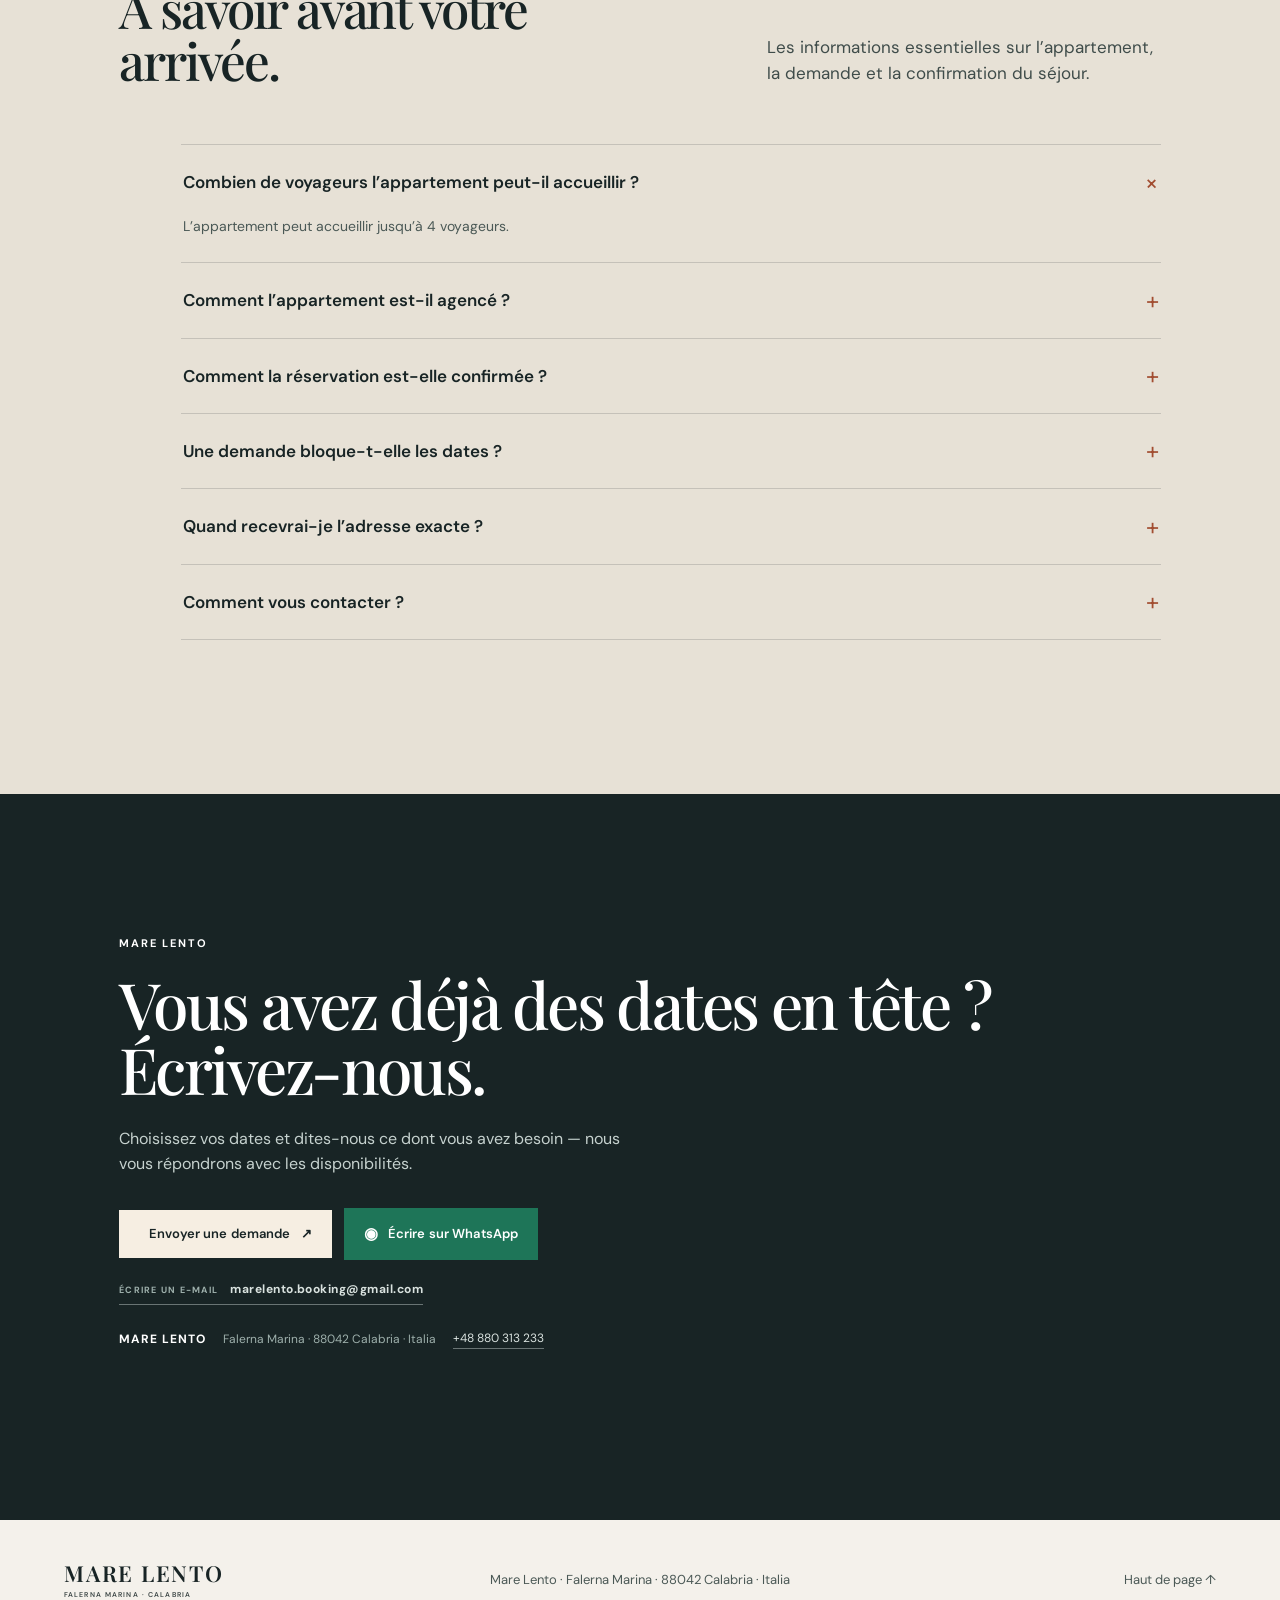
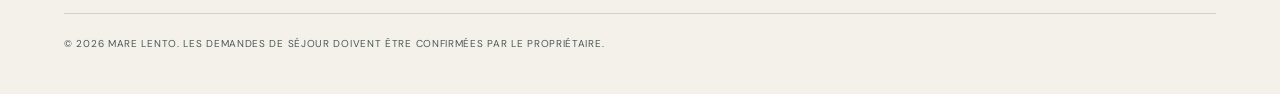
<file: fr/index.html>
<!DOCTYPE html><html lang="fr" data-initial-language="fr" data-release="2026-08-23-seo"><head>
    <meta charset="UTF-8">
    <meta name="viewport" content="width=device-width, initial-scale=1.0">
    <meta http-equiv="Content-Security-Policy" content="default-src 'self'; base-uri 'none'; object-src 'none'; form-action 'self'; script-src 'self' https://challenges.cloudflare.com; script-src-attr 'none'; style-src 'self'; font-src 'self'; img-src 'self' data:; connect-src 'self' https://hrudftrkqzhjyvgoyurb.supabase.co wss://hrudftrkqzhjyvgoyurb.supabase.co https://challenges.cloudflare.com; frame-src https://challenges.cloudflare.com; manifest-src 'self'; media-src 'self'">
    <meta name="theme-color" content="#182425">
    <meta name="robots" content="noindex,nofollow,noarchive">
    <meta name="description" content="Mare Lento est un appartement de vacances près de la mer à Falerna Marina, en Calabre, avec deux chambres, un balcon et un cadre paisible.">
    <link rel="canonical" href="https://marelentocalabria.it/fr/">
    <link rel="alternate" hreflang="it" href="https://marelentocalabria.it/">
    <link rel="alternate" hreflang="en" href="https://marelentocalabria.it/en/">
    <link rel="alternate" hreflang="pl" href="https://marelentocalabria.it/pl/">
    <link rel="alternate" hreflang="de" href="https://marelentocalabria.it/de/">
    <link rel="alternate" hreflang="fr" href="https://marelentocalabria.it/fr/">
    <link rel="alternate" hreflang="es" href="https://marelentocalabria.it/es/">
    <link rel="alternate" hreflang="x-default" href="https://marelentocalabria.it/">
    <meta property="og:type" content="website">
    <meta property="og:site_name" content="Mare Lento">
    <meta property="og:locale" content="fr_FR">
    <meta property="og:title" content="Appartement à Falerna Marina | Mare Lento">
    <meta property="og:description" content="Mare Lento est un appartement de vacances près de la mer à Falerna Marina, en Calabre, avec deux chambres, un balcon et un cadre paisible.">
    <meta property="og:image" content="https://marelentocalabria.it/assets/mare-lento-falerna-marina.webp">
    <meta property="og:image:alt" content="Vue depuis une terrasse sur la côte turquoise de Calabre">
    <meta property="og:image:type" content="image/webp">
    <meta property="og:image:width" content="1600">
    <meta property="og:image:height" content="1200">
    <meta property="og:url" content="https://marelentocalabria.it/fr/">
    <meta name="twitter:card" content="summary_large_image">
    <meta name="twitter:title" content="Appartement à Falerna Marina | Mare Lento">
    <meta name="twitter:description" content="Mare Lento est un appartement de vacances près de la mer à Falerna Marina, en Calabre, avec deux chambres, un balcon et un cadre paisible.">
    <meta name="twitter:image" content="https://marelentocalabria.it/assets/mare-lento-falerna-marina.webp">
    <meta name="twitter:image:alt" content="Vue depuis une terrasse sur la côte turquoise de Calabre">
    <link rel="icon" href="../favicon.svg" type="image/svg+xml">
    <link rel="manifest" href="../site.webmanifest">
    <link rel="describedby" href="https://marelentocalabria.it/llms.txt" type="text/markdown">
    <title>Appartement à Falerna Marina | Mare Lento</title>
    <script type="application/ld+json" id="structured-data">{
  "@context": "https://schema.org",
  "@type": "WebPage",
  "name": "Appartement à Falerna Marina | Mare Lento",
  "description": "Mare Lento est un appartement de vacances près de la mer à Falerna Marina, en Calabre, avec deux chambres, un balcon et un cadre paisible.",
  "url": "https://marelentocalabria.it/fr/",
  "inLanguage": "fr",
  "about": {
    "@type": "Apartment",
    "@id": "https://marelentocalabria.it/#accommodation",
    "name": "Mare Lento",
    "description": "Mare Lento est un appartement de vacances près de la mer à Falerna Marina, en Calabre, avec deux chambres, un balcon et un cadre paisible.",
    "url": "https://marelentocalabria.it/fr/",
    "numberOfBedrooms": 2,
    "numberOfBathroomsTotal": 2,
    "bed": [
      {
        "@type": "BedDetails",
        "numberOfBeds": 1,
        "typeOfBed": "Double"
      },
      {
        "@type": "BedDetails",
        "numberOfBeds": 2,
        "typeOfBed": "Single"
      }
    ],
    "occupancy": {
      "@type": "QuantitativeValue",
      "maxValue": 4
    },
    "amenityFeature": [
      {
        "@type": "LocationFeatureSpecification",
        "name": "air conditioning",
        "value": true
      },
      {
        "@type": "LocationFeatureSpecification",
        "name": "balcony",
        "value": true
      },
      {
        "@type": "LocationFeatureSpecification",
        "name": "washing machine",
        "value": true
      }
    ],
    "telephone": "+48 880 313 233",
    "email": "marelento.booking@gmail.com",
    "address": {
      "@type": "PostalAddress",
      "addressLocality": "Falerna Marina",
      "addressRegion": "Calabria",
      "postalCode": "88042",
      "addressCountry": "IT"
    },
    "image": [
      "https://marelentocalabria.it/assets/apartment-living-dining-room.webp",
      "https://marelentocalabria.it/assets/apartment-double-bedroom.webp",
      "https://marelentocalabria.it/assets/apartment-twin-bedroom.webp",
      "https://marelentocalabria.it/assets/apartment-balcony-sea-view.webp",
      "https://marelentocalabria.it/assets/apartment-bathroom.webp"
    ]
  }
}</script>
    <script type="application/ld+json" id="faq-structured-data">{
  "@context": "https://schema.org",
  "@type": "FAQPage",
  "@id": "https://marelentocalabria.it/fr/#faq",
  "url": "https://marelentocalabria.it/fr/#faq",
  "inLanguage": "fr",
  "mainEntity": [
    {
      "@type": "Question",
      "name": "Combien de voyageurs l’appartement peut-il accueillir ?",
      "acceptedAnswer": {
        "@type": "Answer",
        "text": "L’appartement peut accueillir jusqu’à 4 voyageurs."
      }
    },
    {
      "@type": "Question",
      "name": "Comment l’appartement est-il agencé ?",
      "acceptedAnswer": {
        "@type": "Answer",
        "text": "Il comprend deux chambres — une avec un lit double et une avec deux lits simples — un espace salon-repas, une cuisine compacte, deux salles de bains et un balcon."
      }
    },
    {
      "@type": "Question",
      "name": "Comment la réservation est-elle confirmée ?",
      "acceptedAnswer": {
        "@type": "Answer",
        "text": "Choisissez les dates et le nombre de voyageurs, puis envoyez une demande. Le séjour n’est confirmé qu’après acceptation par le propriétaire."
      }
    },
    {
      "@type": "Question",
      "name": "Une demande bloque-t-elle les dates ?",
      "acceptedAnswer": {
        "@type": "Answer",
        "text": "Non. Les dates sont bloquées uniquement après acceptation de la demande ; avant cela, elles restent disponibles pour d’autres voyageurs."
      }
    },
    {
      "@type": "Question",
      "name": "Quand recevrai-je l’adresse exacte ?",
      "acceptedAnswer": {
        "@type": "Answer",
        "text": "Nous transmettons la localisation exacte à Falerna Marina et les indications d’arrivée après confirmation du séjour."
      }
    },
    {
      "@type": "Question",
      "name": "Comment vous contacter ?",
      "acceptedAnswer": {
        "@type": "Answer",
        "text": "Vous pouvez utiliser le formulaire, envoyer un e-mail ou écrire sur WhatsApp. Pensez à préciser vos dates et le nombre de voyageurs."
      }
    }
  ]
}</script>
    <link rel="stylesheet" href="../styles.css?v=20260823-security">
  </head>
  <body>
    <a class="skip-link" href="#content" data-i18n="skip">Aller au contenu</a>
    <header class="site-header" id="top">
      <a class="brand" href="#top" aria-label="Mare Lento — accueil" data-i18n-aria-label="aria.home"><span>MARE LENTO</span><small>FALERNA MARINA · CALABRIA</small></a>
      <nav class="desktop-nav" aria-label="Navigation principale" data-i18n-aria-label="aria.navigation">
        <a href="#apartament" data-i18n="nav.apartment">Appartement</a><a href="#dostepnosc" data-i18n="nav.availability">Disponibilités</a><a href="#galeria" data-i18n="nav.gallery">Galerie</a><a href="#okolica" data-i18n="nav.location">Alentours</a><a href="#kontakt" data-i18n="nav.contact">Contact</a>
      </nav>
      <div class="header-actions">
        <div class="language-switcher">
          <label for="language-select" data-i18n="language.label">Choisir la langue</label>
          <select id="language-select" name="language">
            <option data-language="it" value="../">IT</option>
            <option data-language="en" value="../en/">EN</option>
            <option data-language="pl" value="../pl/">PL</option>
            <option data-language="de" value="../de/">DE</option>
            <option data-language="fr" value="./" selected="">FR</option>
            <option data-language="es" value="../es/">ES</option>
          </select>
        </div>
        <a class="header-cta" href="#dostepnosc"><span data-i18n="headerCta">Demander un séjour</span>
          <span aria-hidden="true">↗</span></a>
      </div>
      <button type="button" class="menu-toggle" aria-label="Ouvrir le menu" data-i18n-aria-label="aria.openMenu" aria-expanded="false">
        <span></span><span></span>
      </button>
    </header>
    <main id="content">
      <section class="hero" aria-labelledby="hero-title">
        <img src="../assets/mare-lento-falerna-marina.webp" srcset="../assets/mare-lento-falerna-marina-900.webp 900w, ../assets/mare-lento-falerna-marina.webp 1600w" sizes="100vw" alt="Vue depuis une terrasse sur la côte turquoise de Calabre" data-i18n-alt="alt.regionGallery1" fetchpriority="high" decoding="async">
        <div class="hero-shade"></div>
        <div class="hero-content">
          <p class="eyebrow light" data-i18n="hero.kicker">Falerna Marina · Calabre</p>
          <h1 id="hero-title" data-i18n="hero.title">La mer à portée de main.</h1>
          <p class="hero-intro" data-i18n="hero.description">Un appartement paisible, pensé pour de douces journées dans le Sud.</p>
          <a class="round-link light" href="#apartament"><span data-i18n="hero.link">Découvrir le lieu</span><span aria-hidden="true">↓</span></a>
        </div>
        <p class="hero-caption" data-i18n="hero.caption">Côte calabraise</p>
      </section>
      <section class="intro section" id="apartament">
        <div class="intro-copy reveal">
          <p class="eyebrow" data-i18n="intro.kicker">Rythme italien</p>
          <h2 data-i18n="intro.title">Ici, les matins commencent dans la lumière et s’achèvent au son de la mer.</h2>
        </div>
        <div class="intro-text reveal">
          <p data-i18n="intro.text">Mare Lento est une invitation à respirer à Falerna Marina. Des intérieurs lumineux, un balcon et une vue sur la côte composent un pied-à-terre simple pour profiter de la plage, découvrir la Calabre et vraiment se reposer.</p>
          <a class="text-link" href="#galeria"><span data-i18n="intro.link">Voir la galerie</span><span aria-hidden="true">→</span></a>
        </div>
      </section>
      <section class="image-break">
        <img src="../assets/apartment-living-dining-room.webp" alt="Salon et salle à manger avec accès au balcon" data-i18n-alt="alt.livingDining" loading="lazy" decoding="async">
      </section>
      <section class="stay section">
        <div class="stay-image reveal">
          <img src="../assets/apartment-balcony-sea-view.webp" srcset="../assets/apartment-balcony-sea-view-900.webp 900w, ../assets/apartment-balcony-sea-view.webp 1536w" sizes="(max-width: 760px) 100vw, 50vw" alt="Balcon de l’appartement avec vue sur la mer Tyrrhénienne" data-i18n-alt="alt.hero" loading="lazy" decoding="async">
        </div>
        <div class="stay-copy reveal">
          <p class="eyebrow" data-i18n="stay.kicker">Votre séjour</p>
          <h2 data-i18n="stay.title">Idéal pour une escapade à plusieurs.</h2>
          <p data-i18n="stay.text">L’appartement comprend la climatisation, deux chambres — l’une avec un lit double et l’autre avec deux lits simples — ainsi qu’un espace salon-repas, une cuisine compacte, deux salles de bains — dont une avec douche et lave-linge — et un balcon.</p>
          <p class="note" data-i18n="stay.note">Nous confirmerons les détails des équipements et les conditions du séjour lors de votre demande.</p>
          <a class="button" href="#dostepnosc"><span data-i18n="stay.cta">Voir les disponibilités</span><span aria-hidden="true">↗</span></a>
        </div>
      </section>
      <section class="booking section" id="dostepnosc" aria-labelledby="booking-title">
        <div class="booking-intro reveal">
          <p class="eyebrow" data-i18n="booking.kicker">Disponibilités</p>
          <h2 id="booking-title" data-i18n="booking.title">Organisez votre séjour.</h2>
          <p data-i18n="booking.text">Choisissez vos dates et envoyez une demande. La période n’est bloquée qu’après acceptation par le propriétaire.</p>
          <div class="integration-note">
            <span class="integration-dot"></span>
            <div>
              <strong data-i18n="booking.integrationTitle">Comment fonctionne la demande</strong>
              <p data-i18n="booking.integrationText">Votre demande est envoyée au propriétaire. Les demandes en attente ne bloquent pas le calendrier — seule leur acceptation réserve les dates.</p>
            </div>
          </div>
        </div>
        <div class="booking-card reveal">
          <div class="booking-card-top">
            <div>
              <p data-i18n="booking.cardKicker">Demande de séjour</p>
              <strong data-i18n="booking.cardTitle">Choisissez vos dates</strong>
            </div>
            <span class="system-pill" id="booking-system-pill">ONLINE</span>
          </div>
          <div class="calendar-controls">
            <button class="calendar-arrow" type="button" data-calendar-prev="" aria-label="Poprzedni miesiąc">
              ←
            </button>
            <p id="calendar-months" aria-live="polite"></p>
            <button class="calendar-arrow" type="button" data-calendar-next="" aria-label="Następny miesiąc">
              →
            </button>
          </div>
          <div class="calendar-legends">
            <span><i class="legend-circle available"></i><span data-i18n="booking.available">Choisir une date</span></span><span><i class="legend-circle selected"></i><span data-i18n="booking.selected">Dates sélectionnées</span></span><span><i class="legend-circle occupied"></i><span data-i18n="booking.occupied">Indisponible</span></span>
          </div>
          <p class="availability-status" id="availability-status" role="status"></p>
          <div class="calendars" id="calendars"></div>
          <div class="booking-summary">
            <div>
              <span data-i18n="booking.checkin">Arrivée</span><strong id="checkin-value">—</strong>
            </div>
            <div>
              <span data-i18n="booking.checkout">Départ</span><strong id="checkout-value">—</strong>
            </div>
            <div class="booking-guests">
              <span data-i18n="booking.guests">Voyageurs</span>
              <div class="guest-stepper" role="group">
                <button type="button" data-guest-decrease="">
                  <span aria-hidden="true">−</span><span class="sr-only" data-i18n="booking.decreaseGuests">Réduire le nombre de voyageurs</span>
                </button>
                <strong id="guest-count-value" aria-live="polite">2</strong>
                <button type="button" data-guest-increase="">
                  <span aria-hidden="true">+</span><span class="sr-only" data-i18n="booking.increaseGuests">Augmenter le nombre de voyageurs</span>
                </button>
                <input id="guest-count" name="guests" type="hidden" value="2">
              </div>
            </div>
          </div>
          <section class="price-estimate" id="price-estimate" aria-labelledby="price-estimate-title">
            <div class="price-estimate-heading">
              <span id="price-estimate-title" data-i18n="pricing.title">Estimation du séjour</span>
              <strong id="price-total" aria-live="polite">—</strong>
            </div>
            <p class="price-estimate-empty" id="price-estimate-empty" data-i18n="pricing.selectDates">Choisissez les dates d’arrivée et de départ pour afficher l’estimation.</p>
            <dl class="price-breakdown" id="price-breakdown" hidden="">
              <div><dt data-i18n="pricing.nights">Nuits</dt><dd id="price-nights">—</dd></div>
              <div><dt data-i18n="pricing.accommodation">Séjour</dt><dd id="price-accommodation">—</dd></div>
              <div id="price-discount-row" hidden=""><dt data-i18n="pricing.discount">Remise long séjour</dt><dd id="price-discount">—</dd></div>
              <div><dt data-i18n="pricing.cleaning">Préparation de l’appartement</dt><dd id="price-cleaning">—</dd></div>
            </dl>
            <p class="price-estimate-note" data-i18n="pricing.note">Cette estimation n’est pas contractuelle. Le propriétaire confirme le prix final, les éventuelles taxes locales et les conditions lors de l’acceptation de la demande.</p>
          </section>
          <button class="button booking-button" type="button" data-open-inquiry="">
            <span data-i18n="booking.cta">Continuer la demande</span><span aria-hidden="true">↗</span>
          </button>
          <p class="booking-disclaimer" data-i18n="booking.disclaimer">L’envoi d’une demande ne confirme pas le séjour. Les dates ne sont bloquées qu’après acceptation par le propriétaire.</p>
        </div>
      </section>
      <section class="gallery section" id="galeria" aria-labelledby="gallery-title">
        <div class="section-heading">
          <div>
            <p class="eyebrow" data-i18n="gallery.kicker">Galerie</p>
            <h2 id="gallery-title" data-i18n="gallery.title">Entrez et découvrez les lieux.</h2>
          </div>
          <div class="gallery-intro">
            <p data-i18n="gallery.description">Des intérieurs lumineux, des détails simples et une vue qui reste en mémoire.</p>
            <p class="note" data-i18n="gallery.note">Sélectionnez une photo pour l’afficher en grand.</p>
          </div>
        </div>
        <div class="gallery-grid">
          <button type="button" class="gallery-card large" data-image="../assets/apartment-living-dining-room.webp" data-alt-key="alt.livingDining">
            <img src="../assets/apartment-living-dining-room.webp" alt="Salon et salle à manger avec accès au balcon" data-i18n-alt="alt.livingDining" loading="lazy" decoding="async"><span data-i18n="gallery.livingDining">Salon et salle à manger</span></button><button type="button" class="gallery-card" data-image="../assets/apartment-double-bedroom.webp" data-alt-key="alt.doubleBedroom">
            <img src="../assets/apartment-double-bedroom.webp" alt="Chambre double avec accès au balcon" data-i18n-alt="alt.doubleBedroom" loading="lazy" decoding="async"><span data-i18n="gallery.doubleBedroom">Chambre double</span></button><button type="button" class="gallery-card" data-image="../assets/apartment-twin-bedroom.webp" data-alt-key="alt.twinBedroom">
            <img src="../assets/apartment-twin-bedroom.webp" alt="Chambre avec deux lits simples" data-i18n-alt="alt.twinBedroom" loading="lazy" decoding="async"><span data-i18n="gallery.twinBedroom">Chambre à deux lits</span></button><button type="button" class="gallery-card wide" data-image="../assets/apartment-balcony-sea-view.webp" data-alt-key="alt.hero">
            <img src="../assets/apartment-balcony-sea-view.webp" alt="Balcon de l’appartement avec vue sur la mer Tyrrhénienne" data-i18n-alt="alt.hero" loading="lazy" decoding="async"><span data-i18n="gallery.balcony">Balcon et vue</span></button><button type="button" class="gallery-card" data-image="../assets/apartment-bathroom.webp?v=20260823-bathrooms" data-alt-key="alt.bathroom">
            <img src="../assets/apartment-bathroom.webp?v=20260823-bathrooms" alt="L’une des deux salles de bains de l’appartement, avec cabine de douche et bidet" data-i18n-alt="alt.bathroom" loading="lazy" decoding="async"><span data-i18n="gallery.bathroom">Salle de bains</span>
          </button>
        </div>
      </section>
      <section class="place section" id="okolica" aria-labelledby="place-title">
        <div class="place-heading reveal">
          <div class="place-copy">
            <p class="eyebrow">Falerna Marina</p>
            <h2 id="place-title" data-i18n="place.title">La Calabre se savoure sans se presser.</h2>
          </div>
          <div class="place-intro">
            <p data-i18n="place.text">Falerna Marina est un point de départ paisible pour découvrir la côte tyrrhénienne. Commencez par la plage et le coucher de soleil, puis choisissez Pizzo, Tropea ou Capo Vaticano pour une excursion à la journée.</p>
            <p class="note" data-i18n="place.note">Nous communiquons l’adresse exacte et l’itinéraire après confirmation du séjour.</p>
          </div>
        </div>
        <div class="region-mosaic" aria-label="Photos de la côte calabraise" data-i18n-aria-label="aria.regionGallery">
          <figure class="region-photo region-photo-main">
            <img src="../assets/region-gallery-1.webp" alt="Vue depuis une terrasse sur la côte turquoise de Calabre" data-i18n-alt="alt.regionGallery1" loading="lazy" decoding="async">
          </figure>
          <figure class="region-photo">
            <img src="../assets/region-gallery-2.webp" alt="Vue sur la côte depuis le belvédère de Capo Vaticano" data-i18n-alt="alt.regionGallery2" loading="lazy" decoding="async">
            <figcaption class="photo-credit"><a href="https://commons.wikimedia.org/wiki/File:Ricadi_-_Capo_Vaticano_-_03.jpg" target="_blank" rel="noopener noreferrer">Foto: Benjamin Smith · CC BY-SA 4.0</a></figcaption>
          </figure>
          <figure class="region-photo">
            <img src="../assets/region-gallery-3.webp" alt="Panorama de Pizzo Calabro et de la côte tyrrhénienne turquoise" data-i18n-alt="alt.regionGallery3" loading="lazy" decoding="async">
            <figcaption class="photo-credit"><a href="https://commons.wikimedia.org/wiki/File:Pizzo_-_Vista_dalla_Piazza_della_Repubblica.jpg" target="_blank" rel="noopener noreferrer">Foto: Benjamin Smith · CC BY-SA 4.0</a></figcaption>
          </figure>
          <figure class="region-photo">
            <img src="../assets/region-gallery-4.webp" alt="Vagues contre une grotte rocheuse sur la côte calabraise" data-i18n-alt="alt.regionGallery4" loading="lazy" decoding="async">
          </figure>
          <figure class="region-photo">
            <img src="../assets/region-gallery-5.webp" alt="Sanctuaire Santa Maria dell’Isola sur son promontoire rocheux à Tropea" data-i18n-alt="alt.regionGallery5" loading="lazy" decoding="async">
            <figcaption class="photo-credit"><a href="https://commons.wikimedia.org/wiki/File:Chiesa_di_Santa_Maria_dell%27_isola_Tropea.jpg" target="_blank" rel="noopener noreferrer">Foto: Andreas Lattmann · CC0</a></figcaption>
          </figure>
        </div>
        <div class="attractions-grid">
          <article class="attraction-card reveal">
            <span data-i18n="place.local">Sur place</span>
            <h3>Falerna Marina · Riviera dei Tramonti</h3>
            <p data-i18n="place.falerna">La plage, les promenades en bord de mer et la lumière du soir qui a donné son nom à la Riviera dei Tramonti.</p>
            <a href="https://www.google.com/maps/search/?api=1&amp;query=Falerna+Marina+Lungomare" target="_blank" rel="noopener noreferrer"><span data-i18n="place.maps">Ouvrir dans Google Maps</span><b aria-hidden="true">↗</b></a>
          </article>
          <article class="attraction-card reveal">
            <span data-i18n="place.nearby">À proximité</span>
            <h3>Torre Lupo</h3>
            <p data-i18n="place.torre">Une tour de guet historique et une belle destination pour une courte promenade ou un coucher de soleil.</p>
            <a href="https://www.google.com/maps/search/?api=1&amp;query=Torre+Lupo+Falerna" target="_blank" rel="noopener noreferrer"><span data-i18n="place.maps">Ouvrir dans Google Maps</span><b aria-hidden="true">↗</b></a>
          </article>
          <article class="attraction-card reveal">
            <span data-i18n="place.nearby">À proximité</span>
            <h3>Gizzeria Lido · La Vota</h3>
            <p data-i18n="place.gizzeria">Un littoral ouvert, les lagunes de La Vota et de grands espaces appréciés des amateurs de vent et de sports nautiques.</p>
            <a href="https://www.google.com/maps/search/?api=1&amp;query=Lago+La+Vota+Gizzeria" target="_blank" rel="noopener noreferrer"><span data-i18n="place.maps">Ouvrir dans Google Maps</span><b aria-hidden="true">↗</b></a>
          </article>
          <article class="attraction-card reveal">
            <span data-i18n="place.pizzoTime">Environ 36 min en voiture</span>
            <h3>Pizzo Calabro</h3>
            <p data-i18n="place.pizzo">Un bourg marin avec le Castello Murat, l’église de Piedigrotta creusée dans la roche et le célèbre tartufo di Pizzo.</p>
            <a href="https://www.google.com/maps/search/?api=1&amp;query=Pizzo+Calabro+centro" target="_blank" rel="noopener noreferrer"><span data-i18n="place.maps">Ouvrir dans Google Maps</span><b aria-hidden="true">↗</b></a>
          </article>
          <article class="attraction-card reveal">
            <span data-i18n="place.tropeaTime">Environ 1 h en voiture</span>
            <h3>Tropea</h3>
            <p data-i18n="place.tropea">Des ruelles historiques, des terrasses sur la mer et Santa Maria dell’Isola sur son promontoire rocheux.</p>
            <a href="https://www.google.com/maps/search/?api=1&amp;query=Tropea+centro+storico" target="_blank" rel="noopener noreferrer"><span data-i18n="place.maps">Ouvrir dans Google Maps</span><b aria-hidden="true">↗</b></a>
          </article>
          <article class="attraction-card reveal">
            <span data-i18n="place.capoTime">Environ 1 h 25 en voiture</span>
            <h3>Capo Vaticano</h3>
            <p data-i18n="place.capo">Des belvédères, des criques lumineuses et les eaux cristallines de la Costa degli Dei — une belle excursion à la journée.</p>
            <a href="https://www.google.com/maps/search/?api=1&amp;query=Belvedere+Capo+Vaticano" target="_blank" rel="noopener noreferrer"><span data-i18n="place.maps">Ouvrir dans Google Maps</span><b aria-hidden="true">↗</b></a>
          </article>
          <article class="attraction-card attraction-card-featured reveal">
            <span data-i18n="place.stromboliTime">Excursion à la journée · traversées saisonnières</span>
            <h3>Stromboli · Sciara del Fuoco</h3>
            <p data-i18n="place.stromboli">Une excursion dans les îles Éoliennes nécessite de vérifier à l’avance l’opérateur, la météo et les horaires des traversées.</p>
            <a href="https://maps.app.goo.gl/4EReUWhz7Q4Sa6cV8" target="_blank" rel="noopener noreferrer"><span data-i18n="place.maps">Ouvrir dans Google Maps</span><b aria-hidden="true">↗</b></a>
          </article>
        </div>
      </section>
      <section class="faq section" id="faq" aria-labelledby="faq-title">
        <div class="faq-heading reveal">
          <div>
            <p class="eyebrow" data-i18n="faq.kicker">Questions fréquentes</p>
            <h2 id="faq-title" data-i18n="faq.title">À savoir avant votre arrivée.</h2>
          </div>
          <p data-i18n="faq.intro">Les informations essentielles sur l’appartement, la demande et la confirmation du séjour.</p>
        </div>
        <div class="faq-list reveal">
          <details open="">
            <summary data-i18n="faq.q1">Combien de voyageurs l’appartement peut-il accueillir ?</summary>
            <p data-i18n="faq.a1">L’appartement peut accueillir jusqu’à 4 voyageurs.</p>
          </details>
          <details>
            <summary data-i18n="faq.q2">Comment l’appartement est-il agencé ?</summary>
            <p data-i18n="faq.a2">Il comprend deux chambres — une avec un lit double et une avec deux lits simples — un espace salon-repas, une cuisine compacte, deux salles de bains et un balcon.</p>
          </details>
          <details>
            <summary data-i18n="faq.q3">Comment la réservation est-elle confirmée ?</summary>
            <p data-i18n="faq.a3">Choisissez les dates et le nombre de voyageurs, puis envoyez une demande. Le séjour n’est confirmé qu’après acceptation par le propriétaire.</p>
          </details>
          <details>
            <summary data-i18n="faq.q4">Une demande bloque-t-elle les dates ?</summary>
            <p data-i18n="faq.a4">Non. Les dates sont bloquées uniquement après acceptation de la demande ; avant cela, elles restent disponibles pour d’autres voyageurs.</p>
          </details>
          <details>
            <summary data-i18n="faq.q5">Quand recevrai-je l’adresse exacte ?</summary>
            <p data-i18n="faq.a5">Nous transmettons la localisation exacte à Falerna Marina et les indications d’arrivée après confirmation du séjour.</p>
          </details>
          <details>
            <summary data-i18n="faq.q6">Comment vous contacter ?</summary>
            <p data-i18n="faq.a6">Vous pouvez utiliser le formulaire, envoyer un e-mail ou écrire sur WhatsApp. Pensez à préciser vos dates et le nombre de voyageurs.</p>
          </details>
        </div>
      </section>
      <section class="contact" id="kontakt">
        <div class="contact-inner">
          <p class="eyebrow light">Mare Lento</p>
          <h2 data-i18n="contact.title">Vous avez déjà des dates en tête ? Écrivez-nous.</h2>
          <p data-i18n="contact.text">Choisissez vos dates et dites-nous ce dont vous avez besoin — nous vous répondrons avec les disponibilités.</p>
          <div class="contact-actions">
            <button class="button button-light" type="button" data-open-inquiry="">
              <span data-i18n="contact.emailCta">Envoyer une demande</span><span aria-hidden="true">↗</span>
            </button>
            <a class="button whatsapp-button" data-whatsapp-link="" target="_blank" rel="noopener noreferrer" aria-disabled="true">
              <span class="whatsapp-mark" aria-hidden="true">◉</span><span data-i18n="contact.whatsappCta">Écrire sur WhatsApp</span>
            </a>
          </div>
          <a class="contact-email" data-email-link="" href="mailto:marelento.booking@gmail.com"><span data-i18n="contact.directEmail">Écrire un e-mail</span><strong data-contact-email="">marelento.booking@gmail.com</strong></a>
          <div class="contact-nap">
            <strong>Mare Lento</strong>
            <span>Falerna Marina · 88042 Calabria · Italia</span>
            <a href="tel:+48880313233" data-contact-phone="">+48 880 313 233</a>
          </div>
          <p class="contact-status" data-contact-status="" role="status"></p>
        </div>
      </section>
    </main>
    <footer class="footer">
      <a class="brand footer-brand" href="#top" aria-label="Mare Lento — accueil" data-i18n-aria-label="aria.home"><span>MARE LENTO</span><small>FALERNA MARINA · CALABRIA</small></a>
      <p>Mare Lento · Falerna Marina · 88042 Calabria · Italia</p>
      <a href="#top" data-i18n="footer.top">Haut de page ↑</a><small>© <span id="year"></span> Mare Lento.
        <span data-i18n="footer.note">Les demandes de séjour doivent être confirmées par le propriétaire.</span></small>
    </footer>
    <dialog class="modal" id="inquiry-modal" aria-labelledby="inquiry-title">
      <button class="modal-close" type="button" aria-label="Fermer le formulaire de demande" data-i18n-aria-label="aria.closeInquiry" data-close-inquiry="">
        ×
      </button>
      <p class="eyebrow" data-i18n="modal.kicker">Demande de séjour</p>
      <h2 id="inquiry-title" data-i18n="modal.title">Dites-nous quand vous souhaitez arriver.</h2>
      <form id="inquiry-form">
        <input class="honeypot" type="text" name="company" tabindex="-1" autocomplete="off" aria-hidden="true">
        <label><span data-i18n="form.name">Nom et prénom</span><input required="" type="text" name="name" autocomplete="name" placeholder="Votre nom" data-i18n-placeholder="form.namePlaceholder"></label><label><span data-i18n="form.email">E-mail</span><input required="" type="email" name="email" autocomplete="email" placeholder="adres@email.com"></label>
        <div class="form-row form-contact-row">
          <label><span data-i18n="form.phone">Téléphone</span><input required="" type="tel" name="phone" autocomplete="tel" inputmode="tel" minlength="7" maxlength="30" placeholder="+33 6 12 34 56 78" data-i18n-placeholder="form.phonePlaceholder"></label>
          <div class="modal-guest-field">
            <span data-i18n="form.guests">Nombre de voyageurs</span>
            <div class="guest-stepper modal-guest-stepper">
              <button type="button" data-modal-guest-decrease="" aria-label="Réduire le nombre de voyageurs" data-i18n-aria-label="booking.decreaseGuests">−</button>
              <strong id="modal-guest-count-value" aria-live="polite">2</strong>
              <button type="button" data-modal-guest-increase="" aria-label="Augmenter le nombre de voyageurs" data-i18n-aria-label="booking.increaseGuests">+</button>
            </div>
          </div>
        </div>
        <div class="form-row">
          <label><span data-i18n="form.arrival">Du</span><input required="" type="date" name="arrival"></label><label><span data-i18n="form.departure">Au</span><input required="" type="date" name="departure"></label>
        </div>
        <input type="hidden" name="guests" value="2">
        <label><span data-i18n="form.message">Message</span><textarea name="message" rows="3" placeholder="Parlez-nous brièvement de votre voyage." data-i18n-placeholder="form.messagePlaceholder"></textarea></label><label class="consent-field"><input required="" type="checkbox" name="consent">
          <span data-i18n="form.consent">J’accepte que les informations fournies soient utilisées uniquement pour traiter cette demande de séjour.</span></label>
        <div id="turnstile-container" class="turnstile-container" hidden=""></div>
        <div class="modal-contact-actions">
          <button class="button" type="submit">
          <span data-i18n="form.submit">Envoyer la demande</span><span aria-hidden="true">↗</span>
        </button>
          <a class="text-link modal-whatsapp" data-whatsapp-link="" target="_blank" rel="noopener noreferrer" aria-disabled="true"><span data-i18n="contact.whatsappCta">Écrire sur WhatsApp</span><span aria-hidden="true">↗</span></a>
        </div>
        <p class="form-status" role="status"></p>
      </form>
      <p class="form-note" data-i18n="form.note">Nous utilisons vos données uniquement pour répondre à cette demande. Son envoi ne confirme pas une réservation.</p>
    </dialog>
    <dialog class="lightbox" id="lightbox" aria-label="Photo agrandie" data-i18n-aria-label="aria.lightbox">
      <button class="modal-close" type="button" aria-label="Fermer la photo" data-i18n-aria-label="aria.closeImage" data-close-lightbox="">
        ×</button><img alt="">
    </dialog>
    <script src="../config.js?v=20260827-pricing-test"></script>
    <script src="../booking-rules.js?v=20260827-pricing-test"></script>
    <script src="../pricing-rules.js?v=20260827-pricing-test"></script>
    <script src="../script.js?v=20260827-pricing-test"></script>
</body></html>
</file>
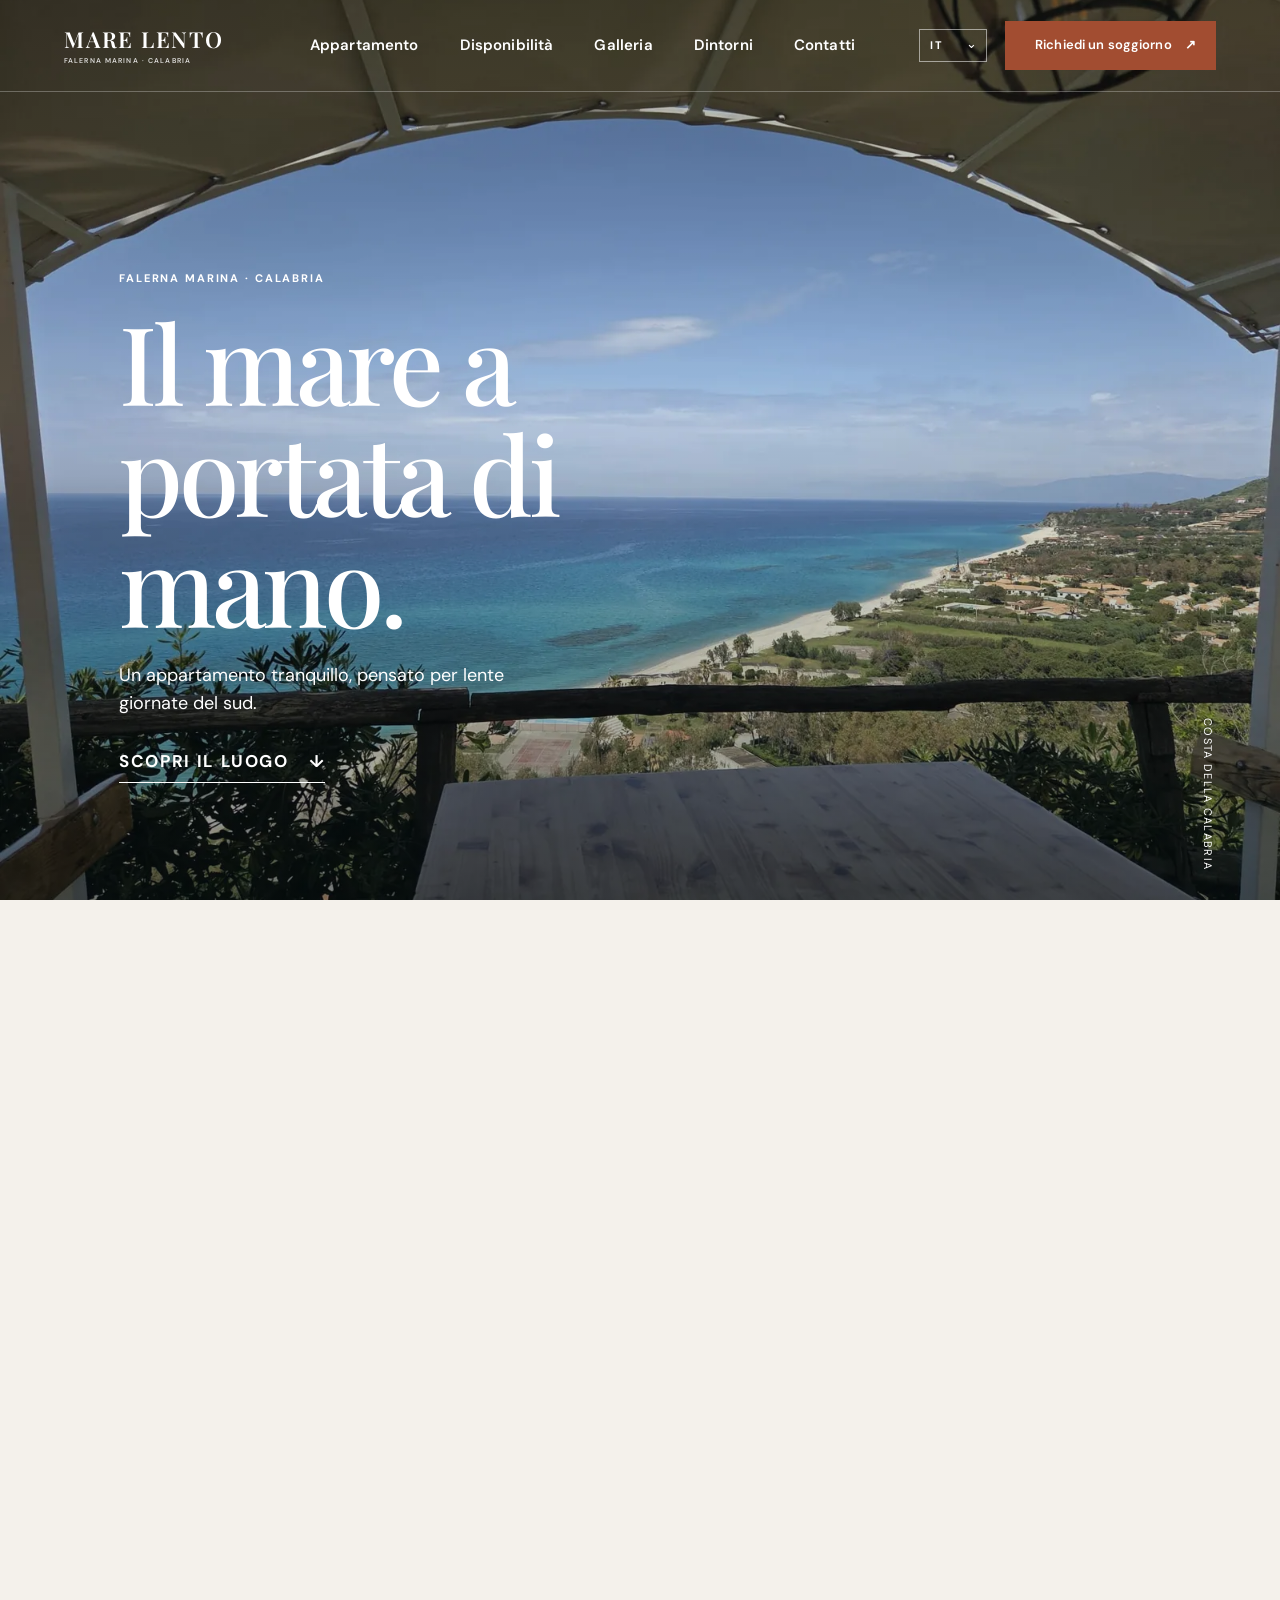
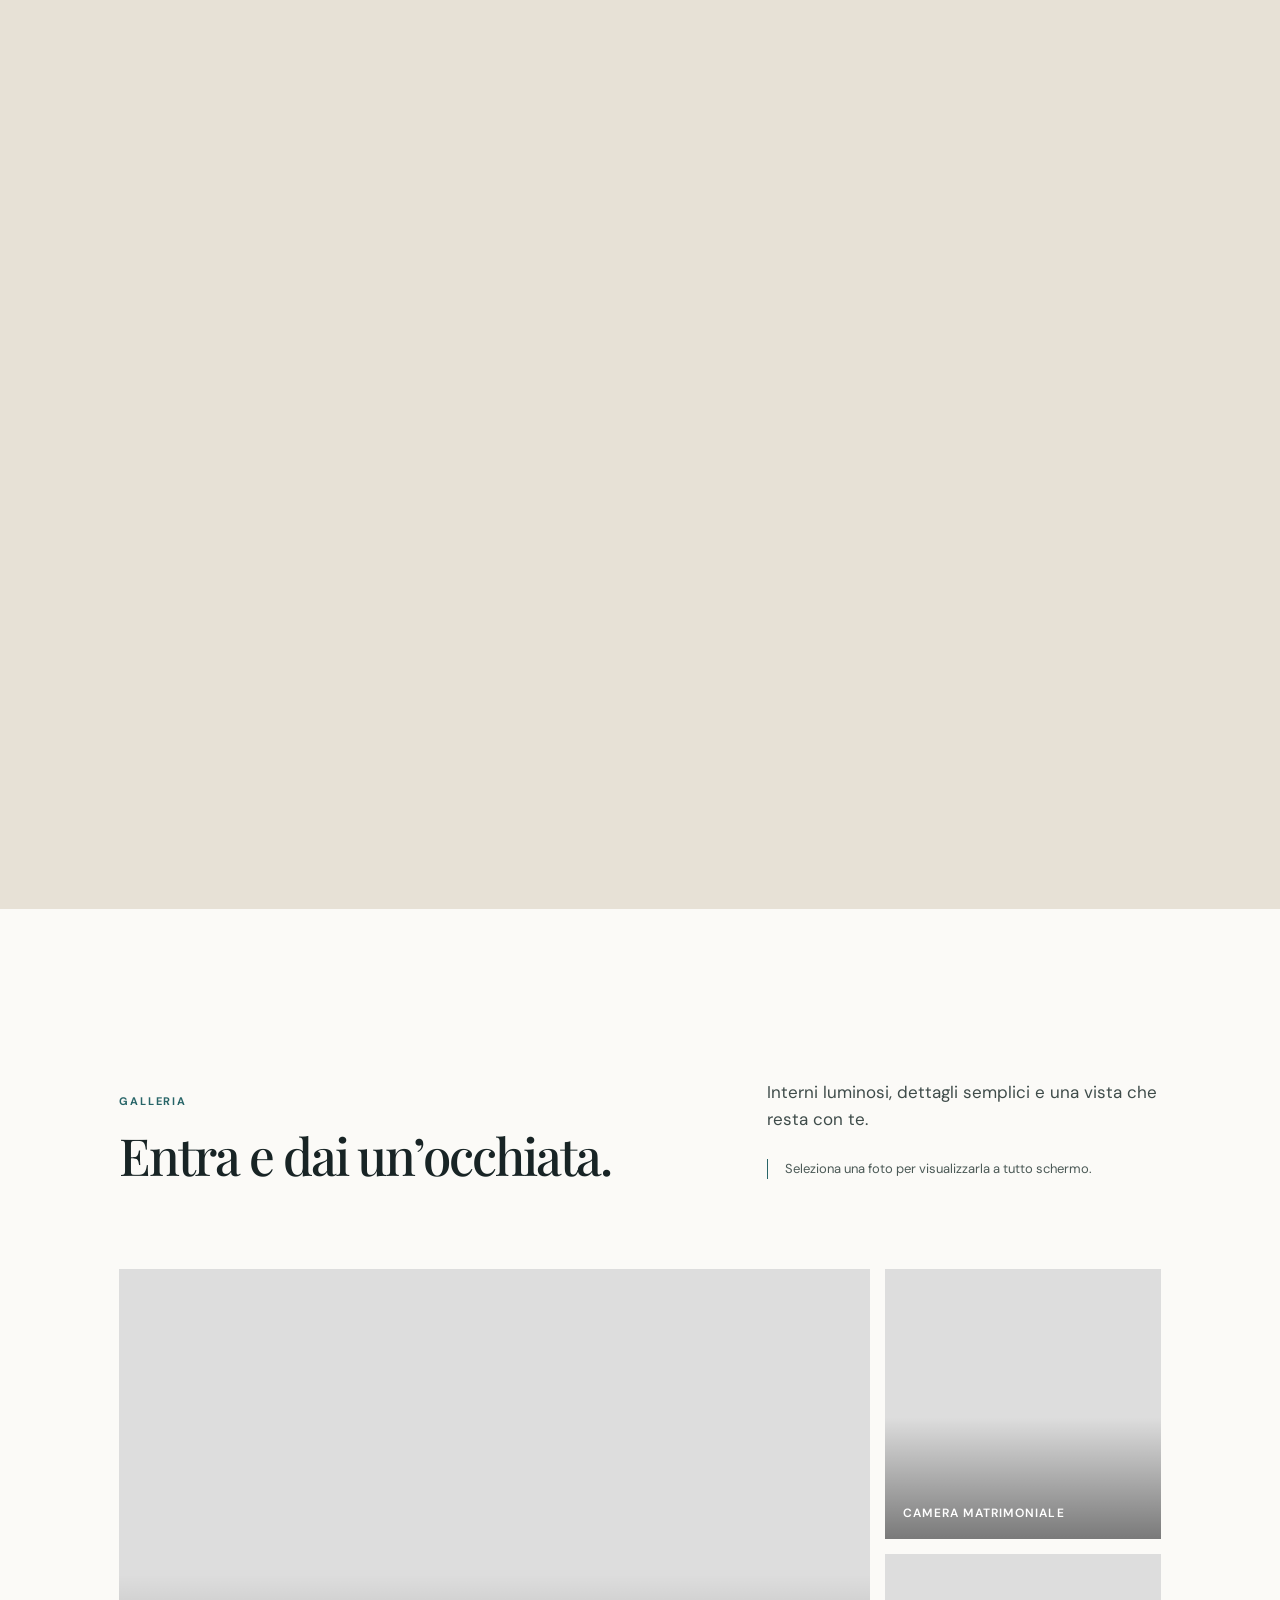
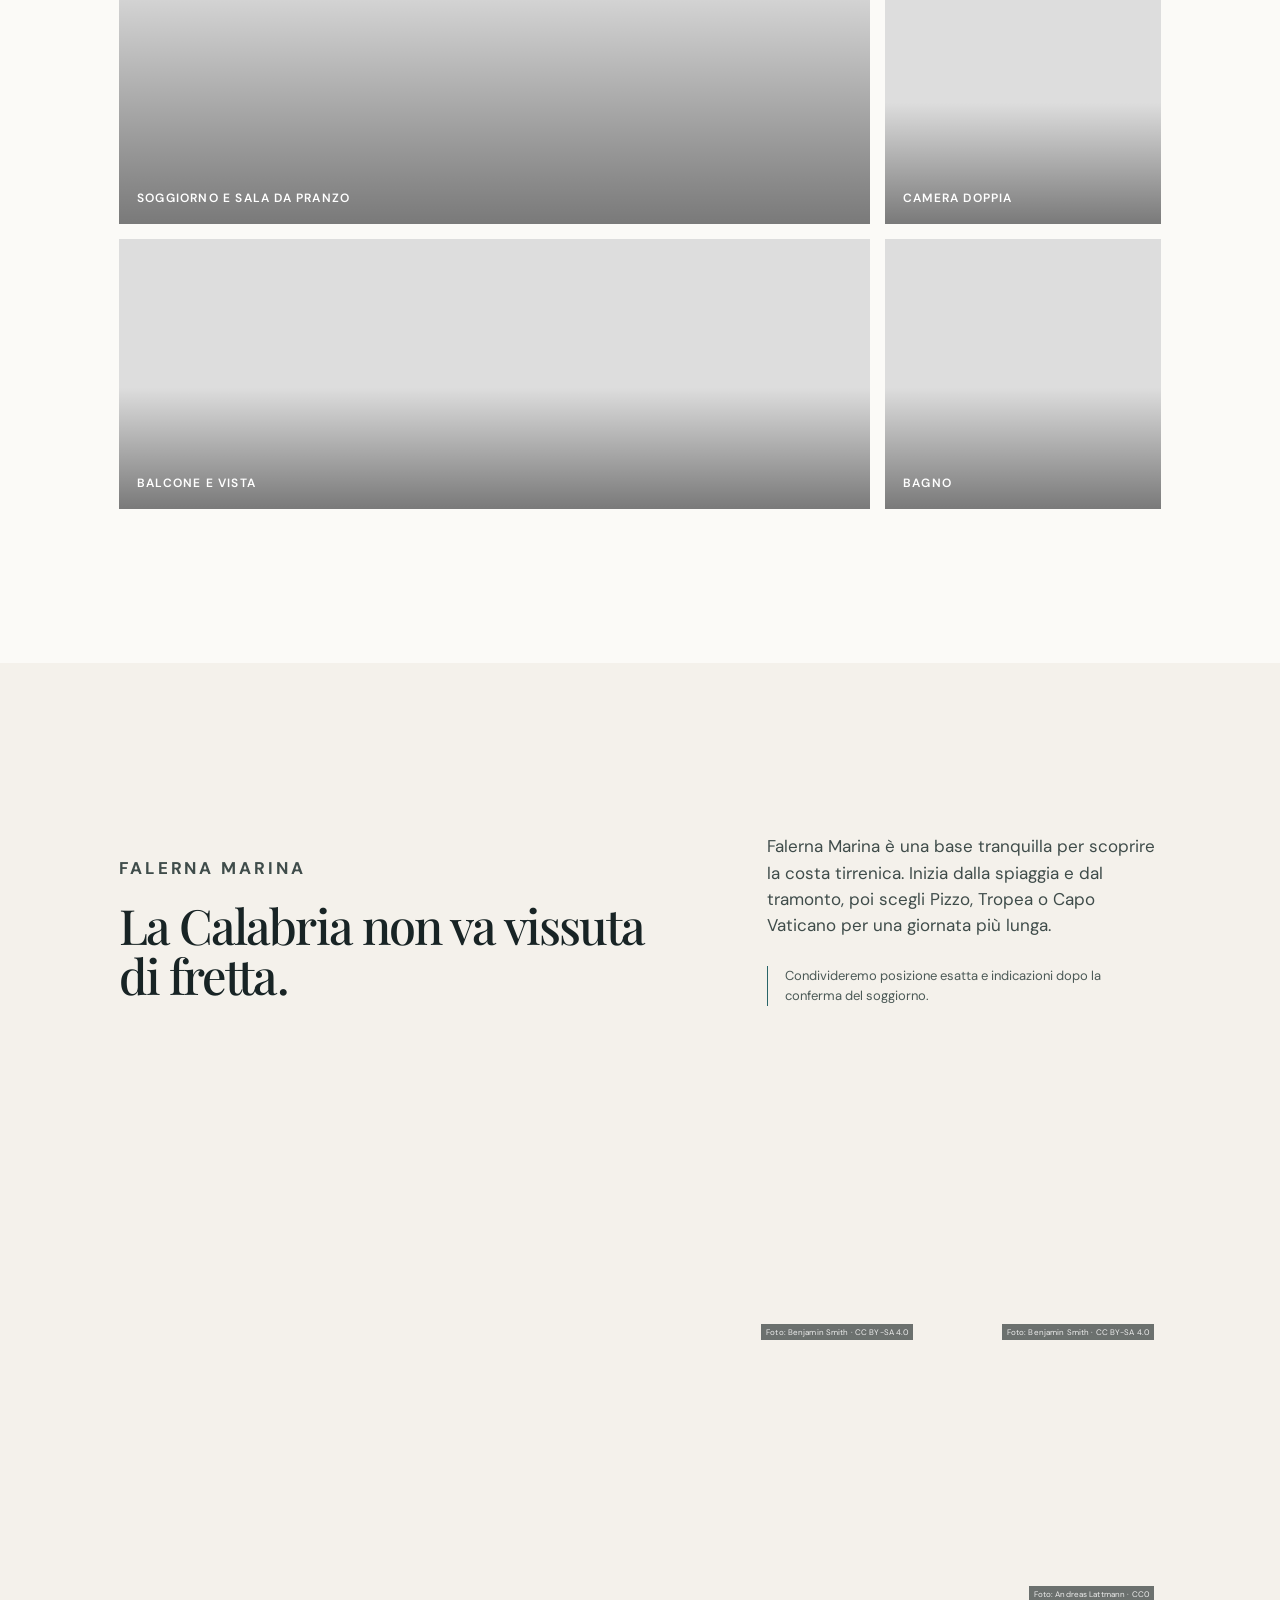
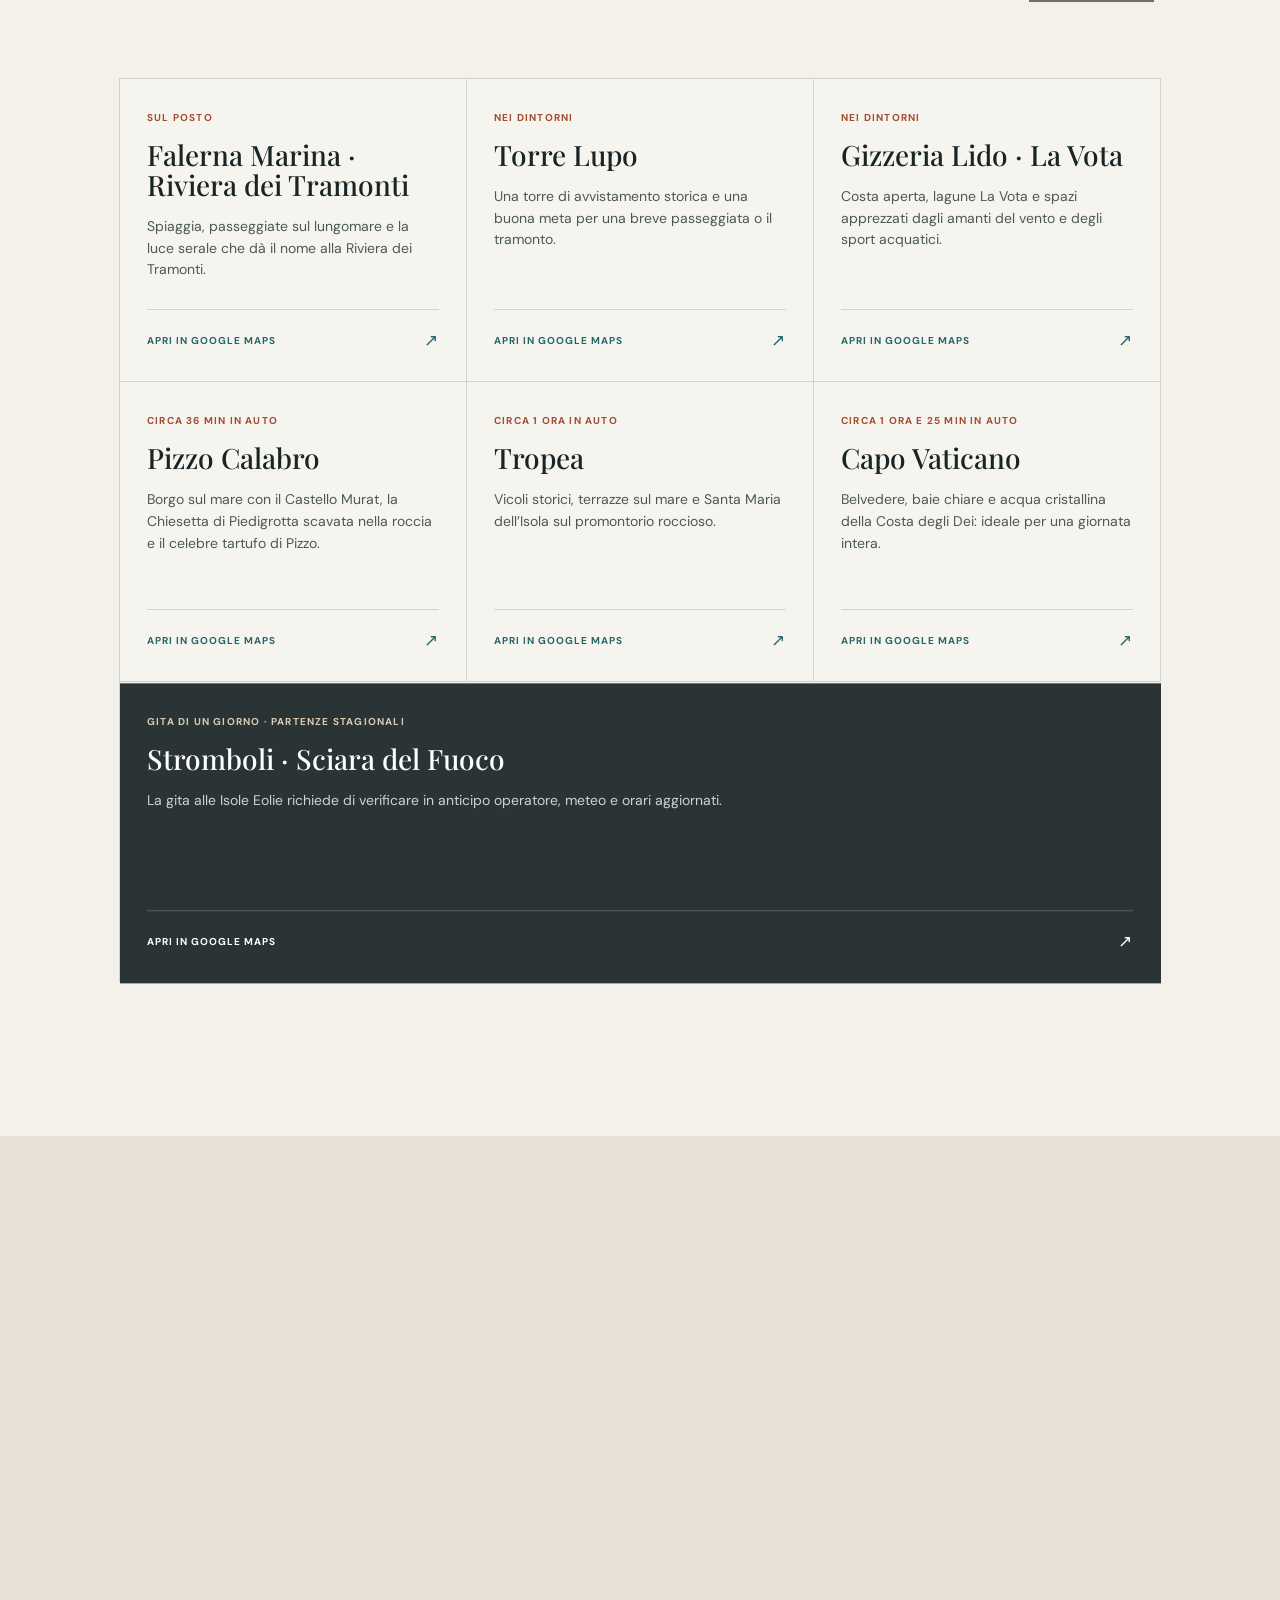
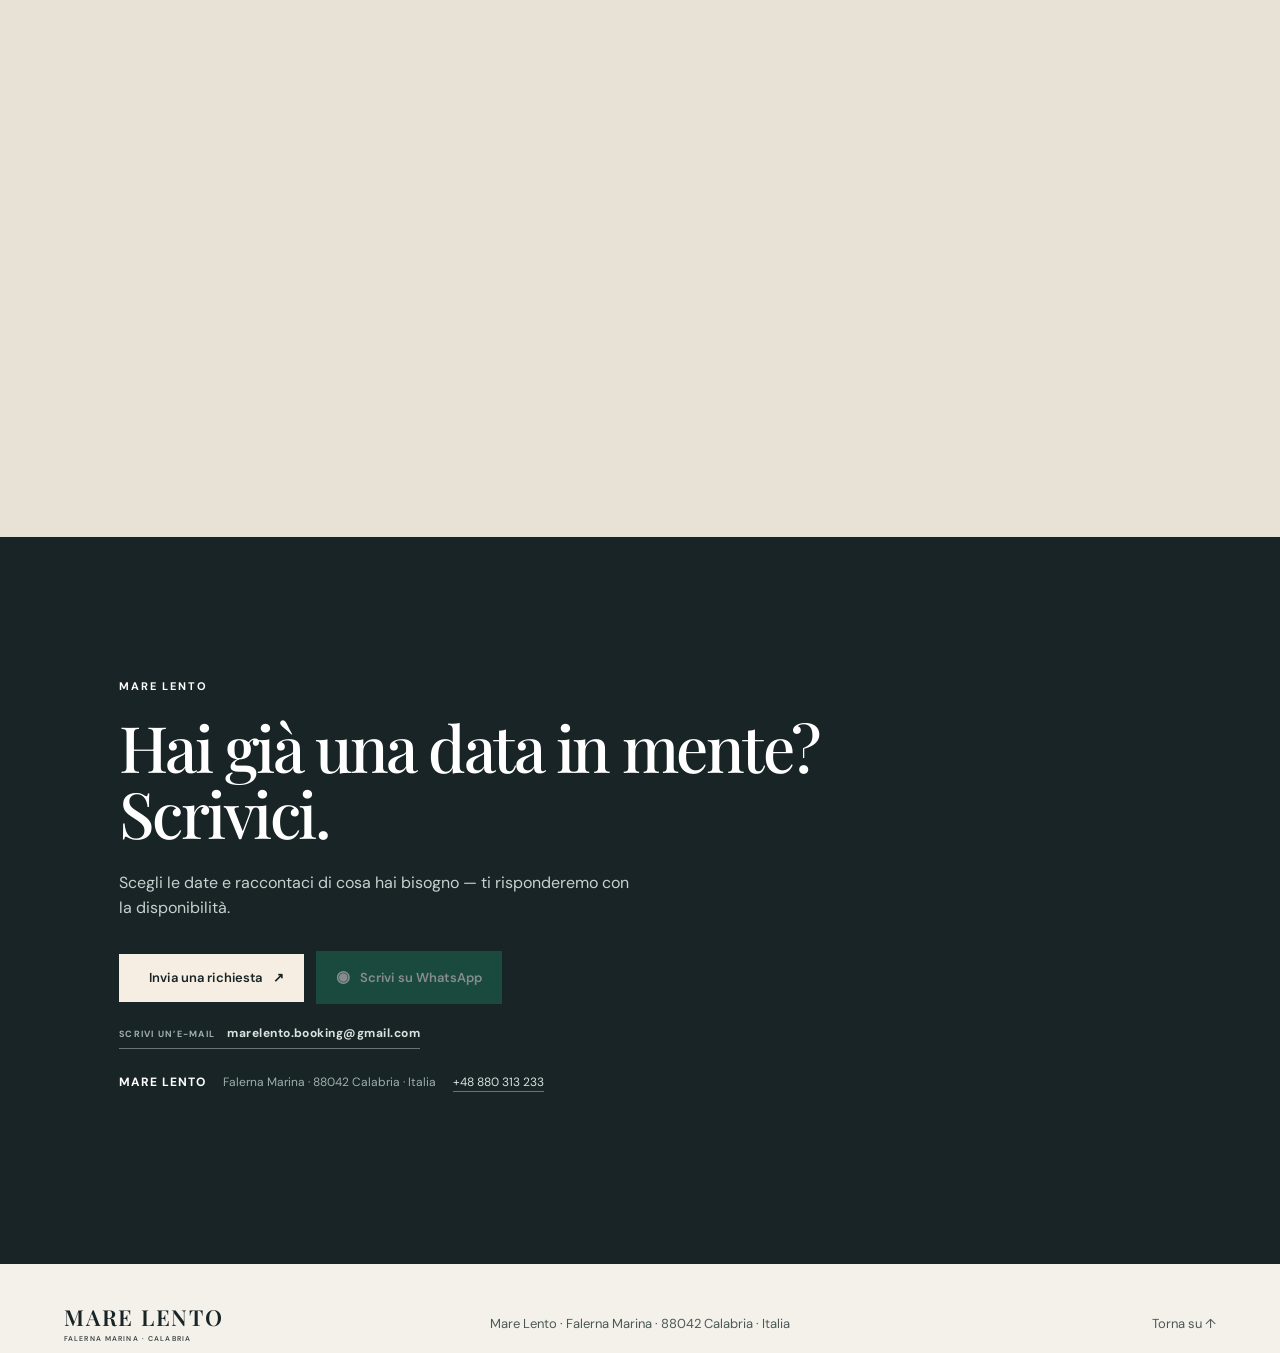
<file: it/index.html>
<!doctype html>
<html lang="it"><head><meta charset="UTF-8"><meta name="robots" content="noindex"><meta http-equiv="Content-Security-Policy" content="default-src 'self'; base-uri 'none'; object-src 'none'; script-src 'none'; style-src 'self'; img-src 'self'; form-action 'self'"><meta http-equiv="refresh" content="0;url=../"><link rel="canonical" href="https://marelentocalabria.it/"><title>Mare Lento</title></head><body><a href="../">Vai a Mare Lento</a></body></html>
</file>
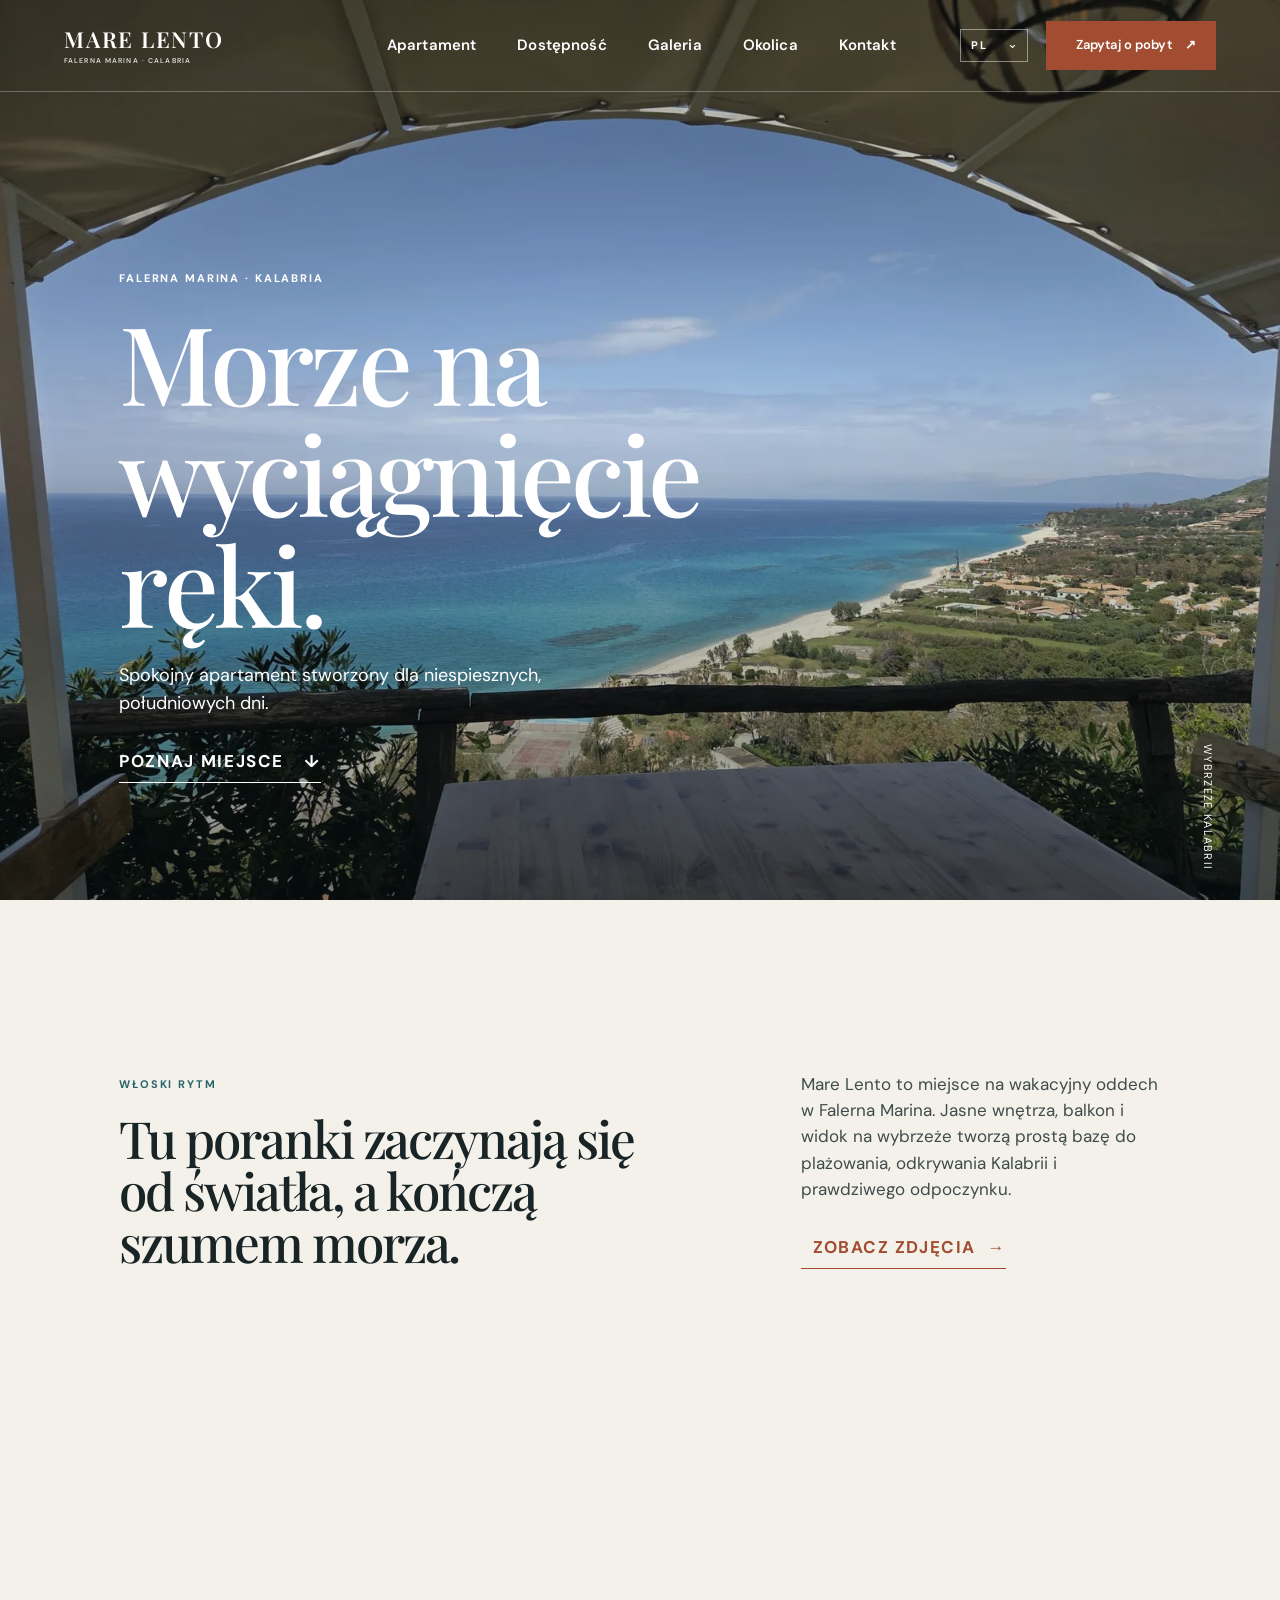
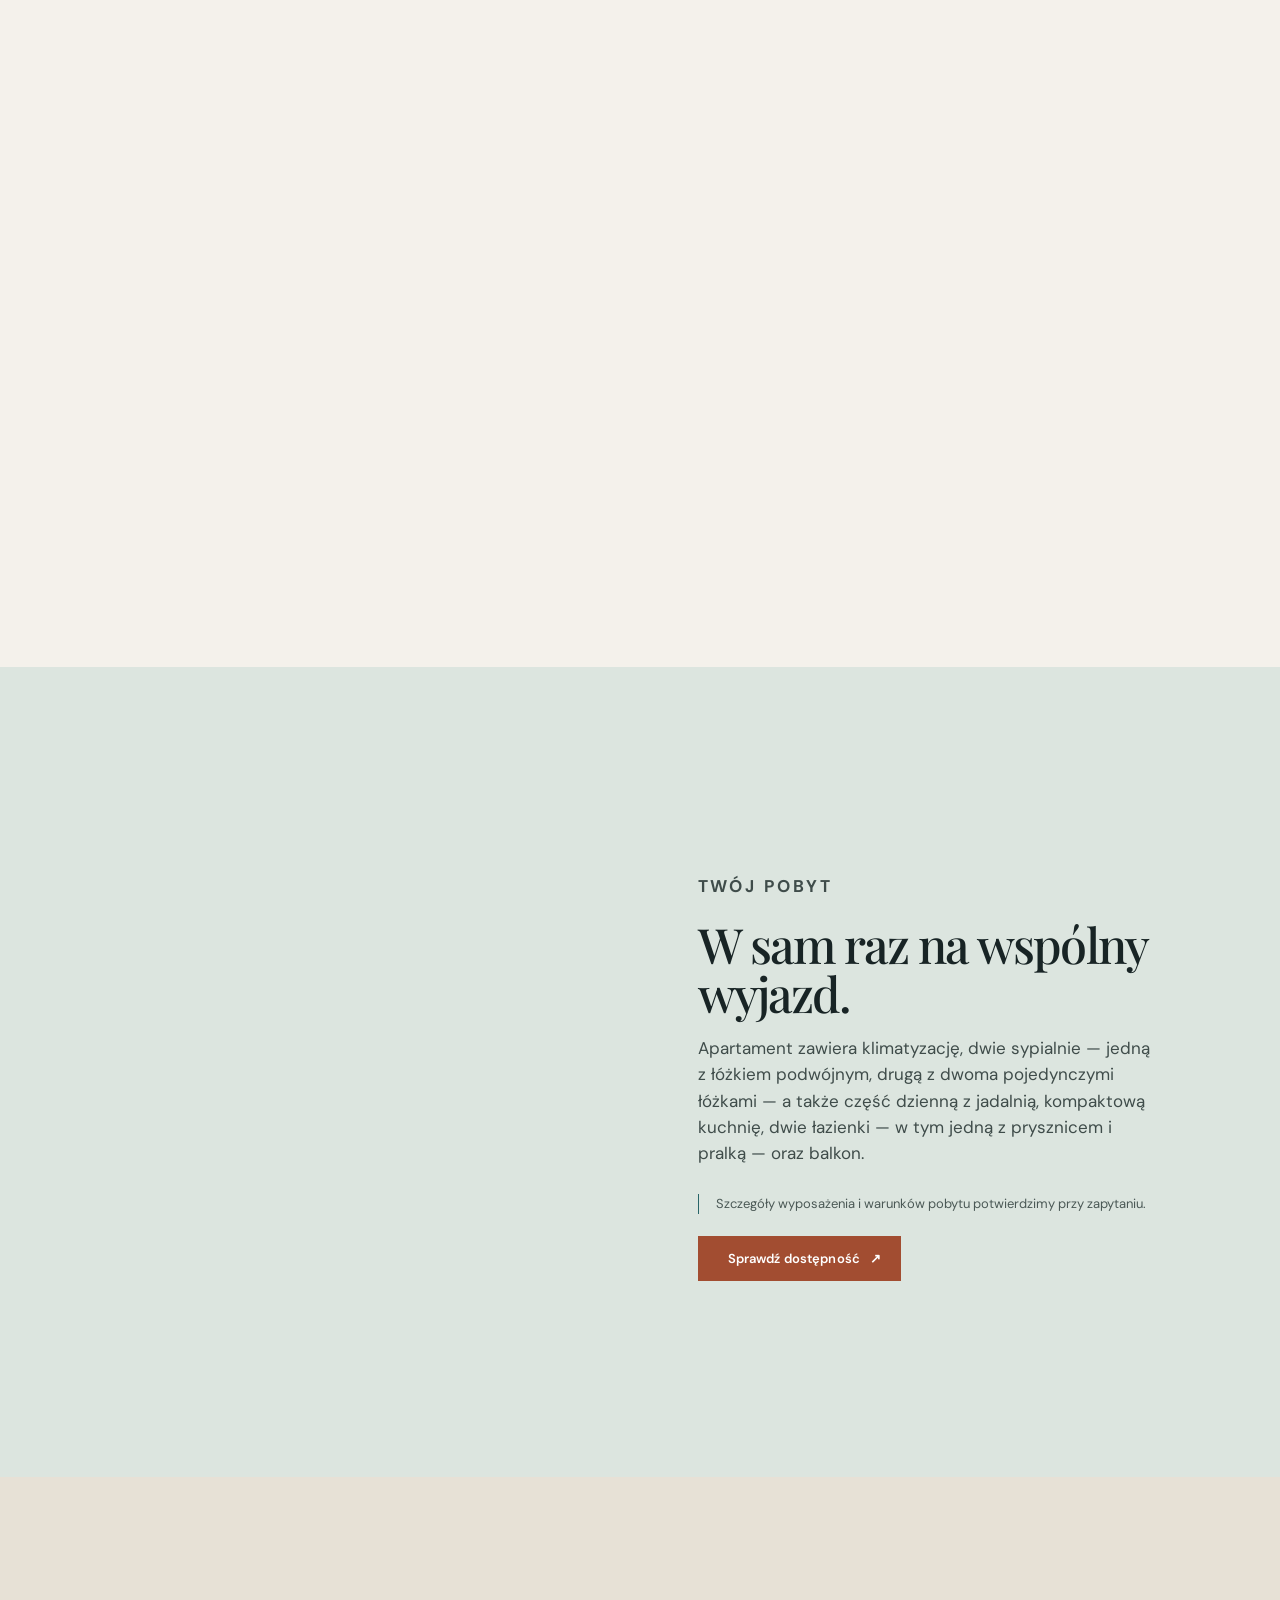
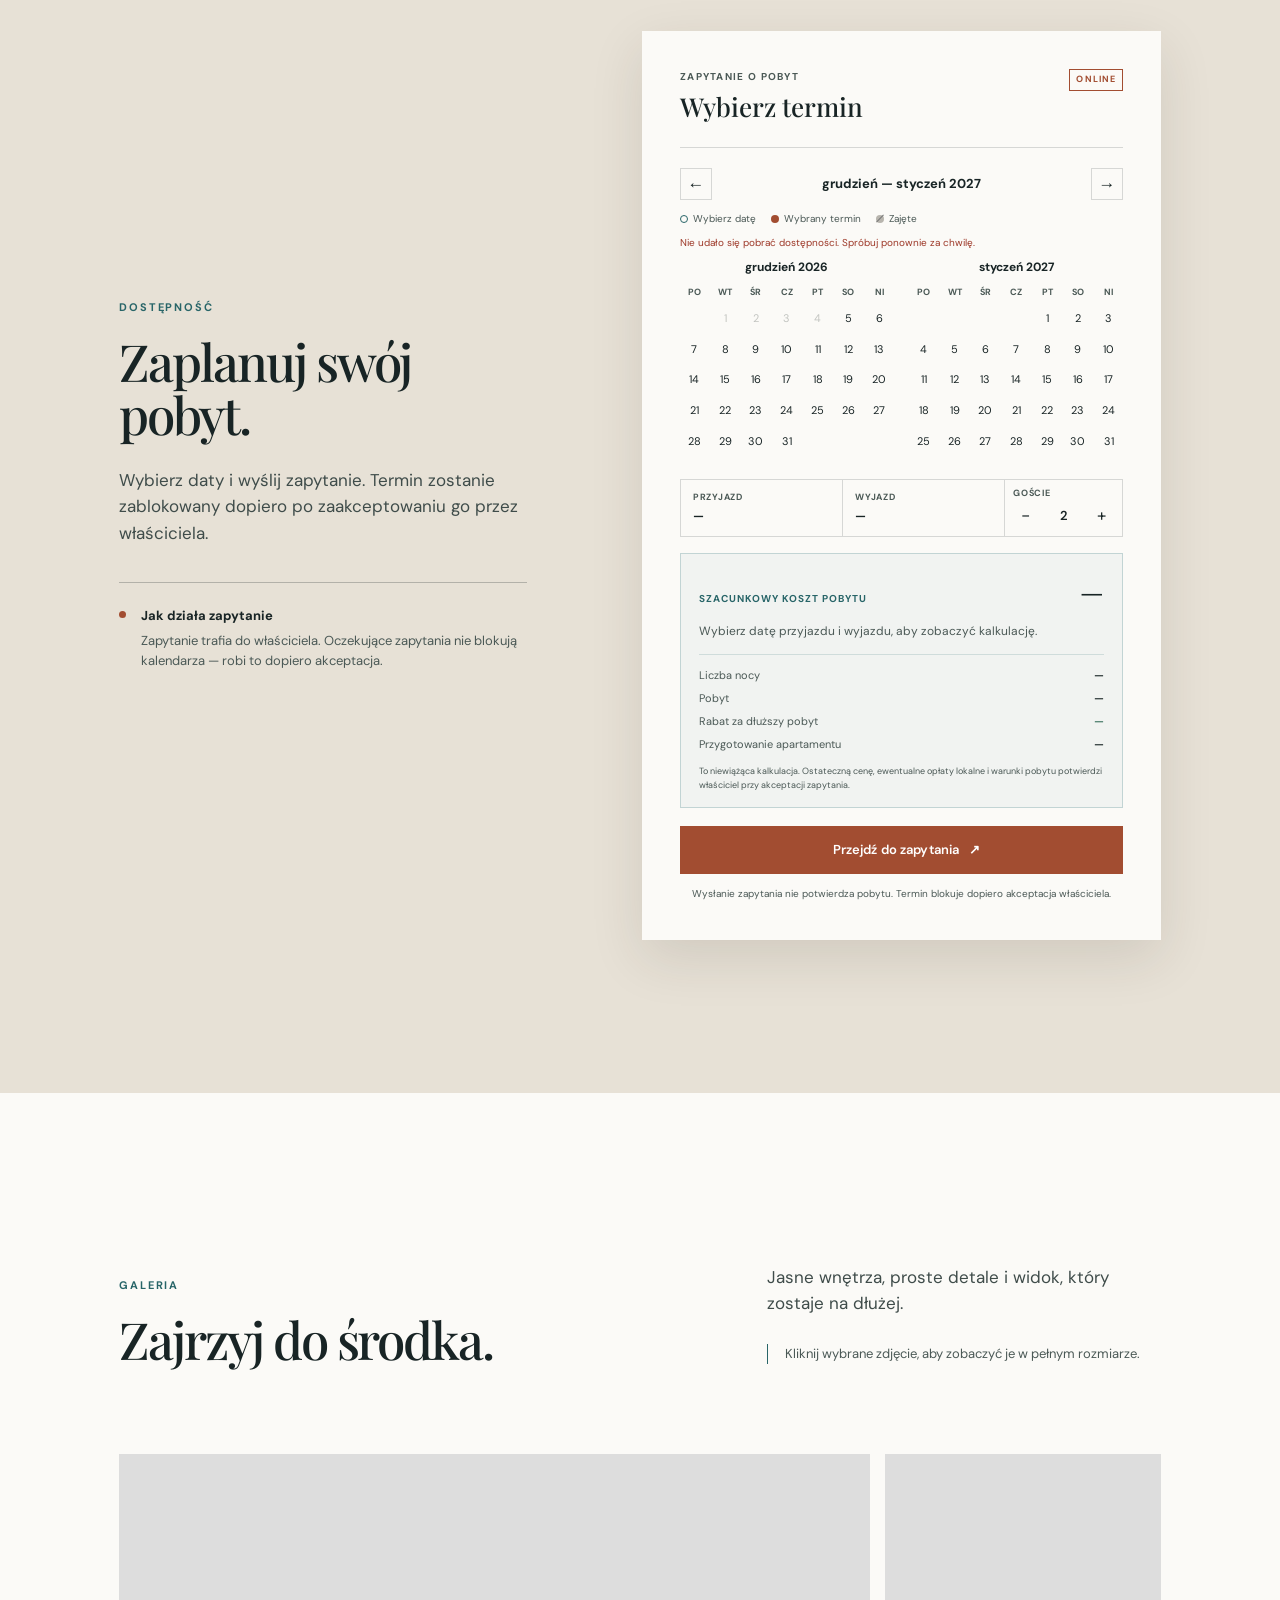
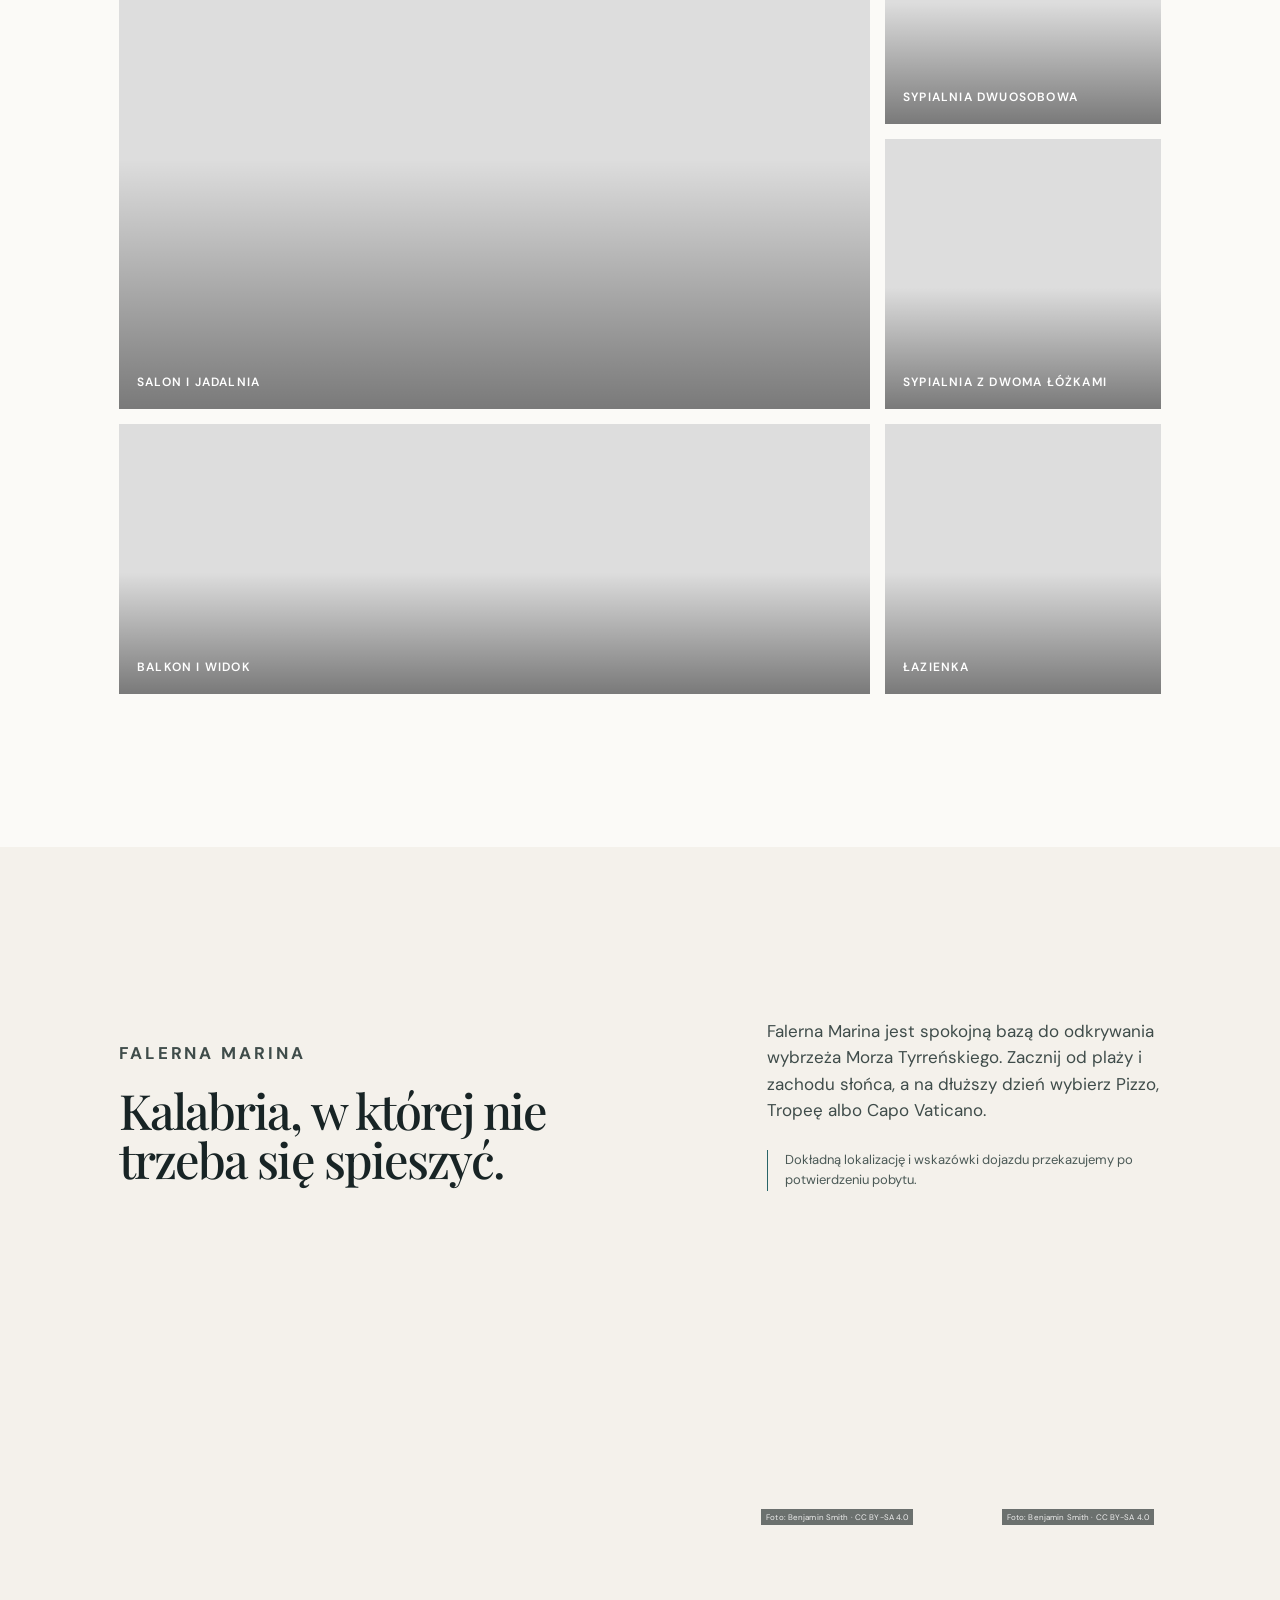
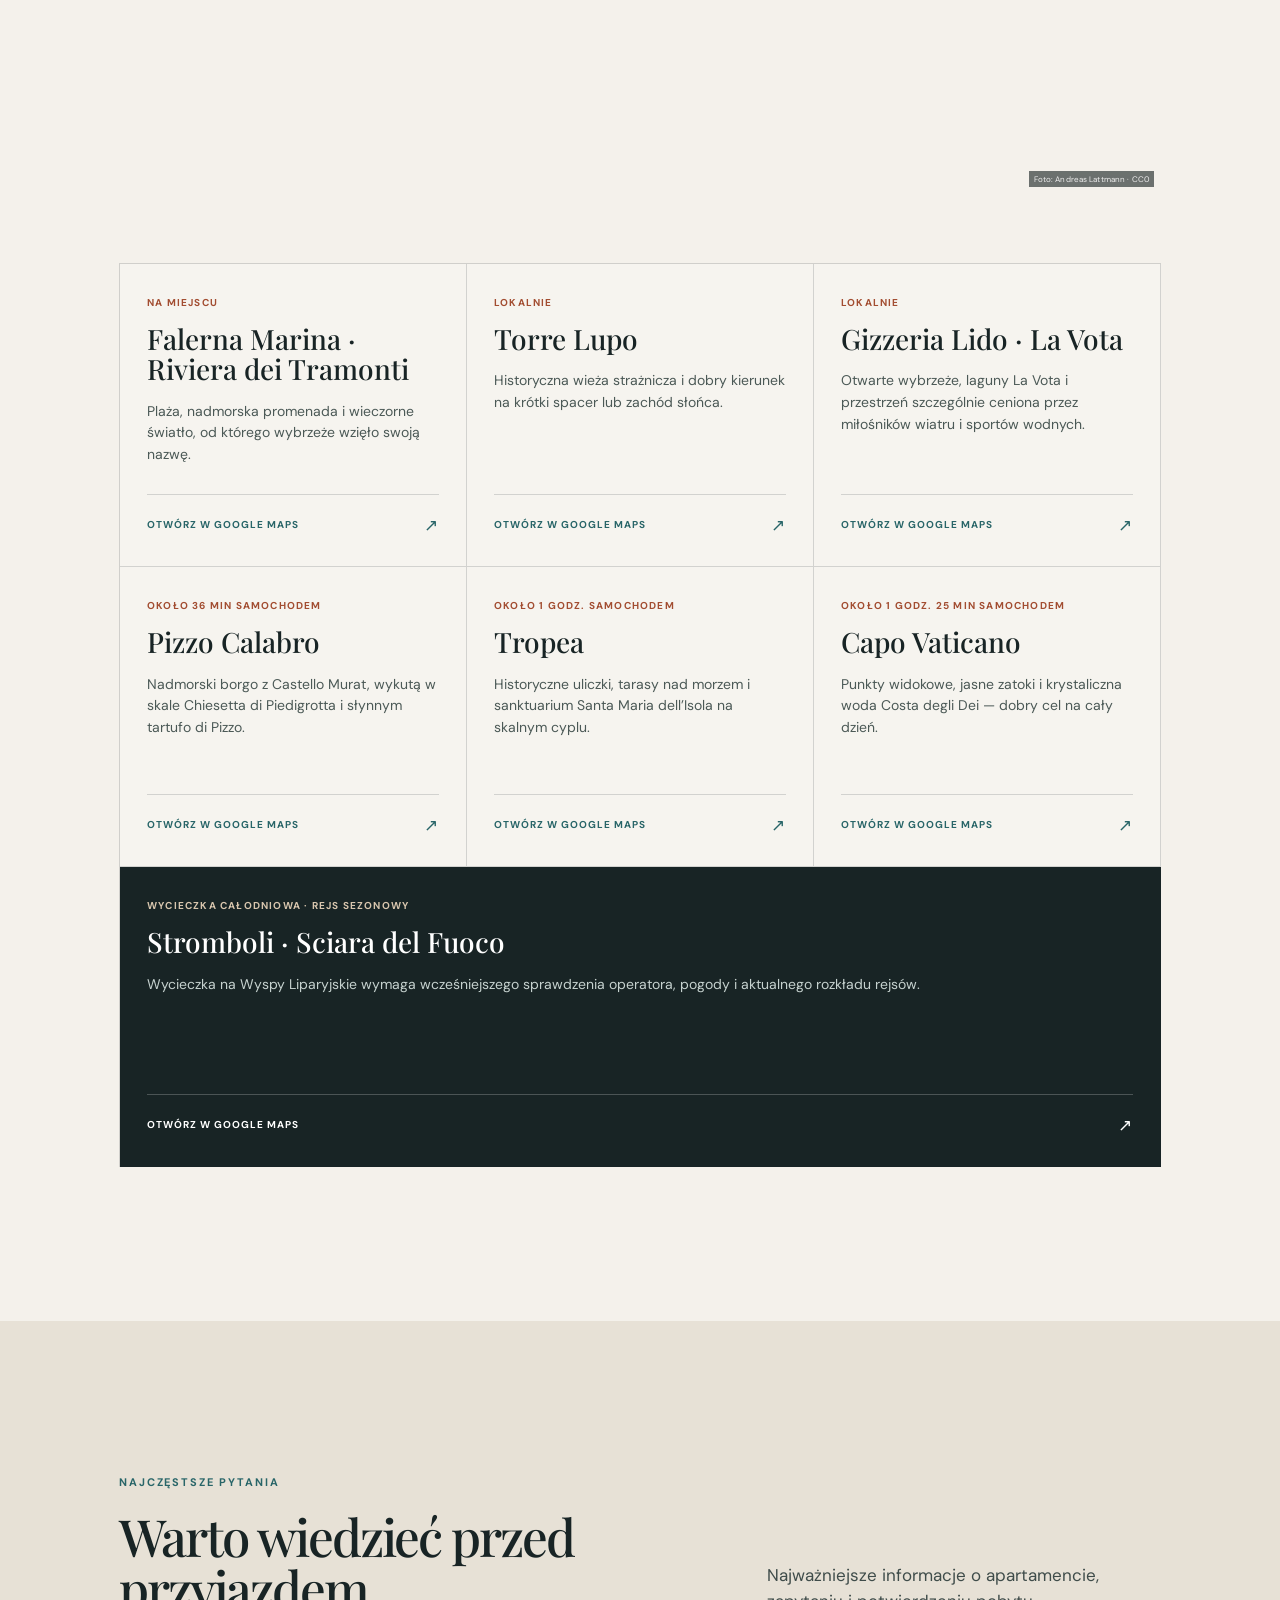
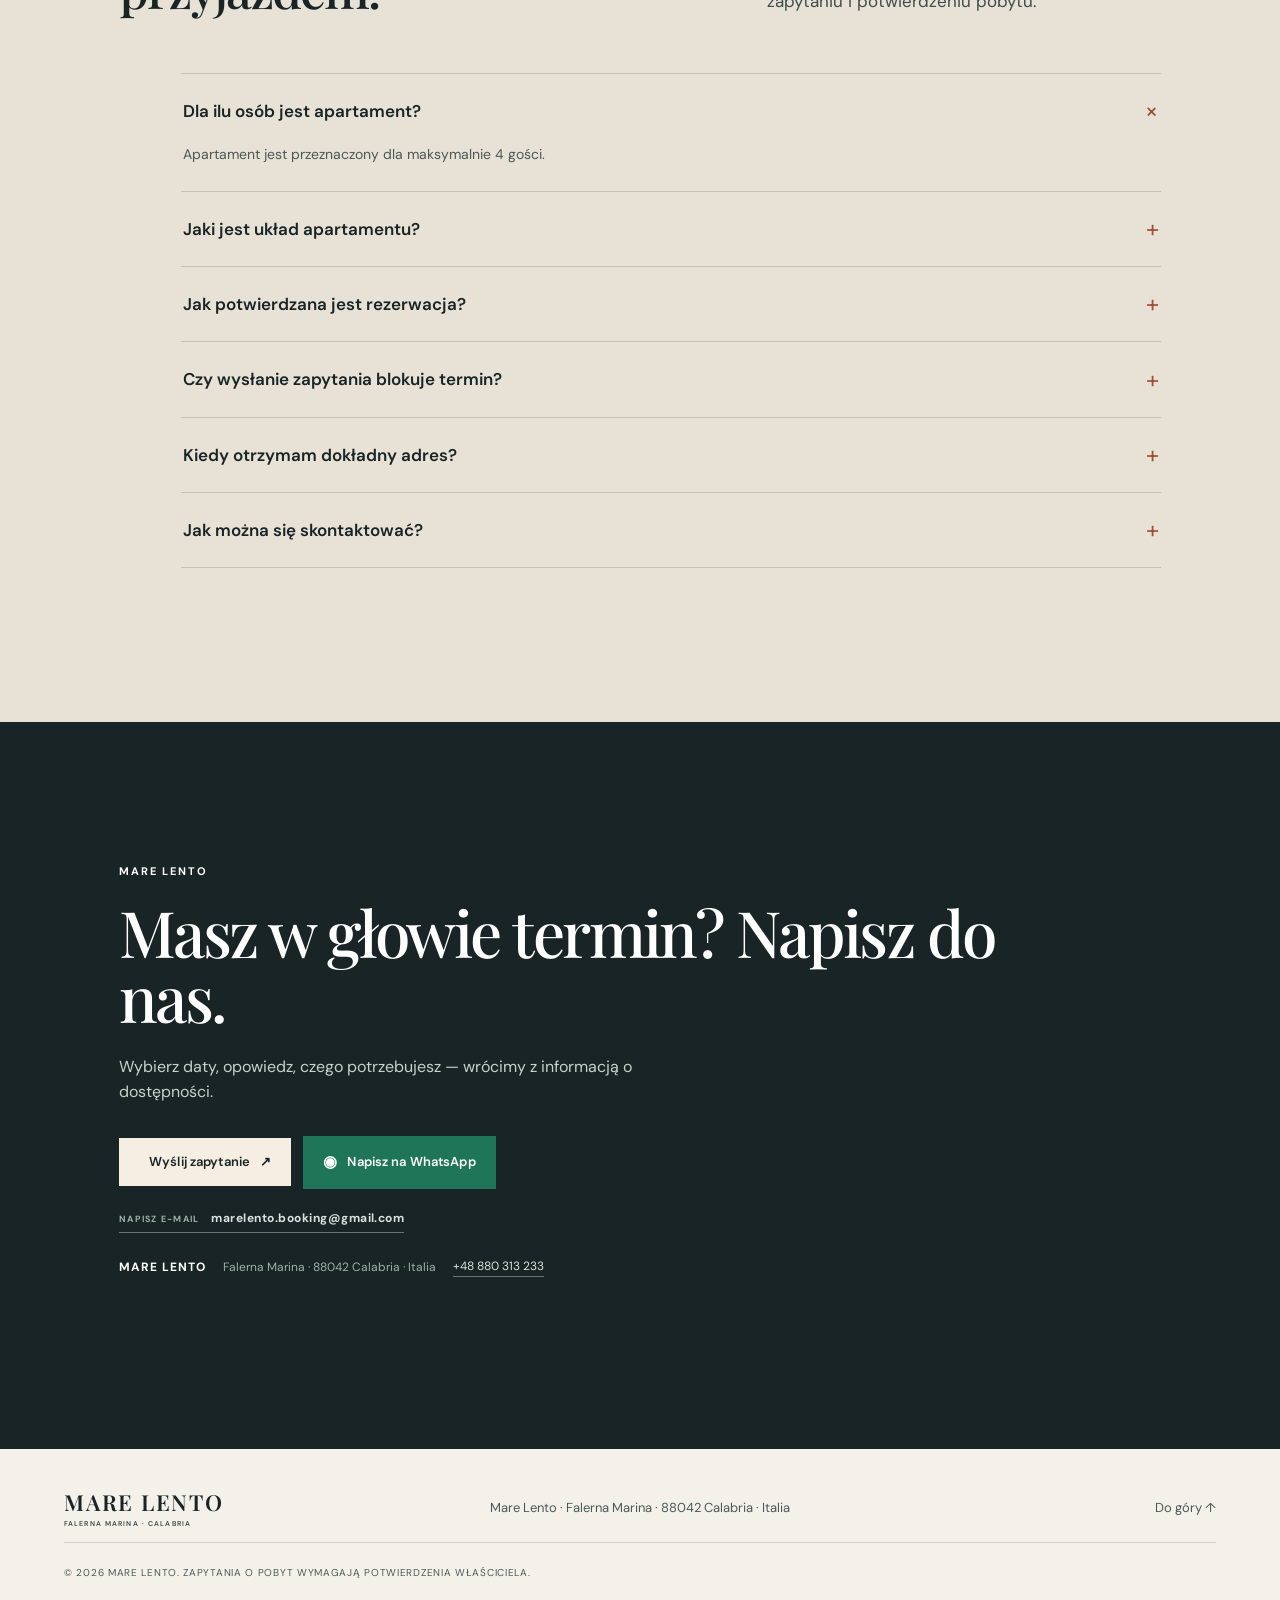
<file: pl/index.html>
<!DOCTYPE html><html lang="pl" data-initial-language="pl" data-release="2026-08-23-seo"><head>
    <meta charset="UTF-8">
    <meta name="viewport" content="width=device-width, initial-scale=1.0">
    <meta http-equiv="Content-Security-Policy" content="default-src 'self'; base-uri 'none'; object-src 'none'; form-action 'self'; script-src 'self' https://challenges.cloudflare.com; script-src-attr 'none'; style-src 'self'; font-src 'self'; img-src 'self' data:; connect-src 'self' https://hrudftrkqzhjyvgoyurb.supabase.co wss://hrudftrkqzhjyvgoyurb.supabase.co https://challenges.cloudflare.com; frame-src https://challenges.cloudflare.com; manifest-src 'self'; media-src 'self'">
    <meta name="theme-color" content="#182425">
    <meta name="robots" content="noindex,nofollow,noarchive">
    <meta name="description" content="Mare Lento to apartament wakacyjny blisko morza w Falerna Marina w Kalabrii: dwie sypialnie, balkon i spokojna baza nad Riviera dei Tramonti.">
    <link rel="canonical" href="https://marelentocalabria.it/pl/">
    <link rel="alternate" hreflang="it" href="https://marelentocalabria.it/">
    <link rel="alternate" hreflang="en" href="https://marelentocalabria.it/en/">
    <link rel="alternate" hreflang="pl" href="https://marelentocalabria.it/pl/">
    <link rel="alternate" hreflang="de" href="https://marelentocalabria.it/de/">
    <link rel="alternate" hreflang="fr" href="https://marelentocalabria.it/fr/">
    <link rel="alternate" hreflang="es" href="https://marelentocalabria.it/es/">
    <link rel="alternate" hreflang="x-default" href="https://marelentocalabria.it/">
    <meta property="og:type" content="website">
    <meta property="og:site_name" content="Mare Lento">
    <meta property="og:locale" content="pl_PL">
    <meta property="og:title" content="Apartament w Falerna Marina | Mare Lento">
    <meta property="og:description" content="Mare Lento to apartament wakacyjny blisko morza w Falerna Marina w Kalabrii: dwie sypialnie, balkon i spokojna baza nad Riviera dei Tramonti.">
    <meta property="og:image" content="https://marelentocalabria.it/assets/mare-lento-falerna-marina.webp">
    <meta property="og:image:alt" content="Widok na turkusowe wybrzeże Kalabrii z tarasu">
    <meta property="og:image:type" content="image/webp">
    <meta property="og:image:width" content="1600">
    <meta property="og:image:height" content="1200">
    <meta property="og:url" content="https://marelentocalabria.it/pl/">
    <meta name="twitter:card" content="summary_large_image">
    <meta name="twitter:title" content="Apartament w Falerna Marina | Mare Lento">
    <meta name="twitter:description" content="Mare Lento to apartament wakacyjny blisko morza w Falerna Marina w Kalabrii: dwie sypialnie, balkon i spokojna baza nad Riviera dei Tramonti.">
    <meta name="twitter:image" content="https://marelentocalabria.it/assets/mare-lento-falerna-marina.webp">
    <meta name="twitter:image:alt" content="Widok na turkusowe wybrzeże Kalabrii z tarasu">
    <link rel="icon" href="../favicon.svg" type="image/svg+xml">
    <link rel="manifest" href="../site.webmanifest">
    <link rel="describedby" href="https://marelentocalabria.it/llms.txt" type="text/markdown">
    <title>Apartament w Falerna Marina | Mare Lento</title>
    <script type="application/ld+json" id="structured-data">{
  "@context": "https://schema.org",
  "@type": "WebPage",
  "name": "Apartament w Falerna Marina | Mare Lento",
  "description": "Mare Lento to apartament wakacyjny blisko morza w Falerna Marina w Kalabrii: dwie sypialnie, balkon i spokojna baza nad Riviera dei Tramonti.",
  "url": "https://marelentocalabria.it/pl/",
  "inLanguage": "pl",
  "about": {
    "@type": "Apartment",
    "@id": "https://marelentocalabria.it/#accommodation",
    "name": "Mare Lento",
    "description": "Mare Lento to apartament wakacyjny blisko morza w Falerna Marina w Kalabrii: dwie sypialnie, balkon i spokojna baza nad Riviera dei Tramonti.",
    "url": "https://marelentocalabria.it/pl/",
    "numberOfBedrooms": 2,
    "numberOfBathroomsTotal": 2,
    "bed": [
      {
        "@type": "BedDetails",
        "numberOfBeds": 1,
        "typeOfBed": "Double"
      },
      {
        "@type": "BedDetails",
        "numberOfBeds": 2,
        "typeOfBed": "Single"
      }
    ],
    "occupancy": {
      "@type": "QuantitativeValue",
      "maxValue": 4
    },
    "amenityFeature": [
      {
        "@type": "LocationFeatureSpecification",
        "name": "air conditioning",
        "value": true
      },
      {
        "@type": "LocationFeatureSpecification",
        "name": "balcony",
        "value": true
      },
      {
        "@type": "LocationFeatureSpecification",
        "name": "washing machine",
        "value": true
      }
    ],
    "telephone": "+48 880 313 233",
    "email": "marelento.booking@gmail.com",
    "address": {
      "@type": "PostalAddress",
      "addressLocality": "Falerna Marina",
      "addressRegion": "Calabria",
      "postalCode": "88042",
      "addressCountry": "IT"
    },
    "image": [
      "https://marelentocalabria.it/assets/apartment-living-dining-room.webp",
      "https://marelentocalabria.it/assets/apartment-double-bedroom.webp",
      "https://marelentocalabria.it/assets/apartment-twin-bedroom.webp",
      "https://marelentocalabria.it/assets/apartment-balcony-sea-view.webp",
      "https://marelentocalabria.it/assets/apartment-bathroom.webp"
    ]
  }
}</script>
    <script type="application/ld+json" id="faq-structured-data">{
  "@context": "https://schema.org",
  "@type": "FAQPage",
  "@id": "https://marelentocalabria.it/pl/#faq",
  "url": "https://marelentocalabria.it/pl/#faq",
  "inLanguage": "pl",
  "mainEntity": [
    {
      "@type": "Question",
      "name": "Dla ilu osób jest apartament?",
      "acceptedAnswer": {
        "@type": "Answer",
        "text": "Apartament jest przeznaczony dla maksymalnie 4 gości."
      }
    },
    {
      "@type": "Question",
      "name": "Jaki jest układ apartamentu?",
      "acceptedAnswer": {
        "@type": "Answer",
        "text": "Do dyspozycji są dwie sypialnie — jedna z łóżkiem podwójnym i druga z dwoma pojedynczymi łóżkami — część dzienna z jadalnią, kompaktowa kuchnia, dwie łazienki oraz balkon."
      }
    },
    {
      "@type": "Question",
      "name": "Jak potwierdzana jest rezerwacja?",
      "acceptedAnswer": {
        "@type": "Answer",
        "text": "Po wybraniu dat i liczby gości wysyłasz zapytanie. Pobyt jest potwierdzony dopiero po jego zaakceptowaniu przez właściciela."
      }
    },
    {
      "@type": "Question",
      "name": "Czy wysłanie zapytania blokuje termin?",
      "acceptedAnswer": {
        "@type": "Answer",
        "text": "Nie. Termin zostaje zablokowany dopiero po zaakceptowaniu zapytania; wcześniej pozostaje dostępny dla innych osób."
      }
    },
    {
      "@type": "Question",
      "name": "Kiedy otrzymam dokładny adres?",
      "acceptedAnswer": {
        "@type": "Answer",
        "text": "Dokładną lokalizację w Falerna Marina i wskazówki dojazdu przekazujemy po potwierdzeniu pobytu."
      }
    },
    {
      "@type": "Question",
      "name": "Jak można się skontaktować?",
      "acceptedAnswer": {
        "@type": "Answer",
        "text": "Możesz wysłać formularz, napisać e-mail lub skorzystać z WhatsApp. W wiadomości warto podać daty i liczbę gości."
      }
    }
  ]
}</script>
    <link rel="stylesheet" href="../styles.css?v=20260823-security">
  </head>
  <body>
    <a class="skip-link" href="#content" data-i18n="skip">Przejdź do treści</a>
    <header class="site-header" id="top">
      <a class="brand" href="#top" aria-label="Mare Lento — strona główna" data-i18n-aria-label="aria.home"><span>MARE LENTO</span><small>FALERNA MARINA · CALABRIA</small></a>
      <nav class="desktop-nav" aria-label="Główna nawigacja" data-i18n-aria-label="aria.navigation">
        <a href="#apartament" data-i18n="nav.apartment">Apartament</a><a href="#dostepnosc" data-i18n="nav.availability">Dostępność</a><a href="#galeria" data-i18n="nav.gallery">Galeria</a><a href="#okolica" data-i18n="nav.location">Okolica</a><a href="#kontakt" data-i18n="nav.contact">Kontakt</a>
      </nav>
      <div class="header-actions">
        <div class="language-switcher">
          <label for="language-select" data-i18n="language.label">Wybierz język</label>
          <select id="language-select" name="language">
            <option data-language="it" value="../">IT</option>
            <option data-language="en" value="../en/">EN</option>
            <option data-language="pl" value="./" selected="">PL</option>
            <option data-language="de" value="../de/">DE</option>
            <option data-language="fr" value="../fr/">FR</option>
            <option data-language="es" value="../es/">ES</option>
          </select>
        </div>
        <a class="header-cta" href="#dostepnosc"><span data-i18n="headerCta">Zapytaj o pobyt</span>
          <span aria-hidden="true">↗</span></a>
      </div>
      <button type="button" class="menu-toggle" aria-label="Otwórz menu" data-i18n-aria-label="aria.openMenu" aria-expanded="false">
        <span></span><span></span>
      </button>
    </header>
    <main id="content">
      <section class="hero" aria-labelledby="hero-title">
        <img src="../assets/mare-lento-falerna-marina.webp" srcset="../assets/mare-lento-falerna-marina-900.webp 900w, ../assets/mare-lento-falerna-marina.webp 1600w" sizes="100vw" alt="Widok na turkusowe wybrzeże Kalabrii z tarasu" data-i18n-alt="alt.regionGallery1" fetchpriority="high" decoding="async">
        <div class="hero-shade"></div>
        <div class="hero-content">
          <p class="eyebrow light" data-i18n="hero.kicker">Falerna Marina · Kalabria</p>
          <h1 id="hero-title" data-i18n="hero.title">Morze na wyciągnięcie ręki.</h1>
          <p class="hero-intro" data-i18n="hero.description">Spokojny apartament stworzony dla niespiesznych, południowych dni.</p>
          <a class="round-link light" href="#apartament"><span data-i18n="hero.link">Poznaj miejsce</span><span aria-hidden="true">↓</span></a>
        </div>
        <p class="hero-caption" data-i18n="hero.caption">Wybrzeże Kalabrii</p>
      </section>
      <section class="intro section" id="apartament">
        <div class="intro-copy reveal">
          <p class="eyebrow" data-i18n="intro.kicker">Włoski rytm</p>
          <h2 data-i18n="intro.title">Tu poranki zaczynają się od światła, a kończą szumem morza.</h2>
        </div>
        <div class="intro-text reveal">
          <p data-i18n="intro.text">Mare Lento to miejsce na wakacyjny oddech w Falerna Marina. Jasne wnętrza, balkon i widok na wybrzeże tworzą prostą bazę do plażowania, odkrywania Kalabrii i prawdziwego odpoczynku.</p>
          <a class="text-link" href="#galeria"><span data-i18n="intro.link">Zobacz zdjęcia</span><span aria-hidden="true">→</span></a>
        </div>
      </section>
      <section class="image-break">
        <img src="../assets/apartment-living-dining-room.webp" alt="Salon z jadalnią i wyjściem na balkon" data-i18n-alt="alt.livingDining" loading="lazy" decoding="async">
      </section>
      <section class="stay section">
        <div class="stay-image reveal">
          <img src="../assets/apartment-balcony-sea-view.webp" srcset="../assets/apartment-balcony-sea-view-900.webp 900w, ../assets/apartment-balcony-sea-view.webp 1536w" sizes="(max-width: 760px) 100vw, 50vw" alt="Balkon apartamentu z widokiem na Morze Tyrreńskie" data-i18n-alt="alt.hero" loading="lazy" decoding="async">
        </div>
        <div class="stay-copy reveal">
          <p class="eyebrow" data-i18n="stay.kicker">Twój pobyt</p>
          <h2 data-i18n="stay.title">W sam raz na wspólny wyjazd.</h2>
          <p data-i18n="stay.text">Apartament zawiera klimatyzację, dwie sypialnie — jedną z łóżkiem podwójnym, drugą z dwoma pojedynczymi łóżkami — a także część dzienną z jadalnią, kompaktową kuchnię, dwie łazienki — w tym jedną z prysznicem i pralką — oraz balkon.</p>
          <p class="note" data-i18n="stay.note">Szczegóły wyposażenia i warunków pobytu potwierdzimy przy zapytaniu.</p>
          <a class="button" href="#dostepnosc"><span data-i18n="stay.cta">Sprawdź dostępność</span><span aria-hidden="true">↗</span></a>
        </div>
      </section>
      <section class="booking section" id="dostepnosc" aria-labelledby="booking-title">
        <div class="booking-intro reveal">
          <p class="eyebrow" data-i18n="booking.kicker">Dostępność</p>
          <h2 id="booking-title" data-i18n="booking.title">Zaplanuj swój pobyt.</h2>
          <p data-i18n="booking.text">Wybierz daty i wyślij zapytanie. Termin zostanie zablokowany dopiero po zaakceptowaniu go przez właściciela.</p>
          <div class="integration-note">
            <span class="integration-dot"></span>
            <div>
              <strong data-i18n="booking.integrationTitle">Jak działa zapytanie</strong>
              <p data-i18n="booking.integrationText">Zapytanie trafia do właściciela. Oczekujące zapytania nie blokują kalendarza — robi to dopiero akceptacja.</p>
            </div>
          </div>
        </div>
        <div class="booking-card reveal">
          <div class="booking-card-top">
            <div>
              <p data-i18n="booking.cardKicker">Zapytanie o pobyt</p>
              <strong data-i18n="booking.cardTitle">Wybierz termin</strong>
            </div>
            <span class="system-pill" id="booking-system-pill">ONLINE</span>
          </div>
          <div class="calendar-controls">
            <button class="calendar-arrow" type="button" data-calendar-prev="" aria-label="Poprzedni miesiąc">
              ←
            </button>
            <p id="calendar-months" aria-live="polite"></p>
            <button class="calendar-arrow" type="button" data-calendar-next="" aria-label="Następny miesiąc">
              →
            </button>
          </div>
          <div class="calendar-legends">
            <span><i class="legend-circle available"></i><span data-i18n="booking.available">Wybierz datę</span></span><span><i class="legend-circle selected"></i><span data-i18n="booking.selected">Wybrany termin</span></span><span><i class="legend-circle occupied"></i><span data-i18n="booking.occupied">Zajęte</span></span>
          </div>
          <p class="availability-status" id="availability-status" role="status"></p>
          <div class="calendars" id="calendars"></div>
          <div class="booking-summary">
            <div>
              <span data-i18n="booking.checkin">Przyjazd</span><strong id="checkin-value">—</strong>
            </div>
            <div>
              <span data-i18n="booking.checkout">Wyjazd</span><strong id="checkout-value">—</strong>
            </div>
            <div class="booking-guests">
              <span data-i18n="booking.guests">Goście</span>
              <div class="guest-stepper" role="group">
                <button type="button" data-guest-decrease="">
                  <span aria-hidden="true">−</span><span class="sr-only" data-i18n="booking.decreaseGuests">Zmniejsz liczbę gości</span>
                </button>
                <strong id="guest-count-value" aria-live="polite">2</strong>
                <button type="button" data-guest-increase="">
                  <span aria-hidden="true">+</span><span class="sr-only" data-i18n="booking.increaseGuests">Zwiększ liczbę gości</span>
                </button>
                <input id="guest-count" name="guests" type="hidden" value="2">
              </div>
            </div>
          </div>
          <section class="price-estimate" id="price-estimate" aria-labelledby="price-estimate-title">
            <div class="price-estimate-heading">
              <span id="price-estimate-title" data-i18n="pricing.title">Szacunkowy koszt pobytu</span>
              <strong id="price-total" aria-live="polite">—</strong>
            </div>
            <p class="price-estimate-empty" id="price-estimate-empty" data-i18n="pricing.selectDates">Wybierz datę przyjazdu i wyjazdu, aby zobaczyć kalkulację.</p>
            <dl class="price-breakdown" id="price-breakdown" hidden="">
              <div><dt data-i18n="pricing.nights">Liczba nocy</dt><dd id="price-nights">—</dd></div>
              <div><dt data-i18n="pricing.accommodation">Pobyt</dt><dd id="price-accommodation">—</dd></div>
              <div id="price-discount-row" hidden=""><dt data-i18n="pricing.discount">Rabat za dłuższy pobyt</dt><dd id="price-discount">—</dd></div>
              <div><dt data-i18n="pricing.cleaning">Przygotowanie apartamentu</dt><dd id="price-cleaning">—</dd></div>
            </dl>
            <p class="price-estimate-note" data-i18n="pricing.note">To niewiążąca kalkulacja. Ostateczną cenę, ewentualne opłaty lokalne i warunki pobytu potwierdzi właściciel przy akceptacji zapytania.</p>
          </section>
          <button class="button booking-button" type="button" data-open-inquiry="">
            <span data-i18n="booking.cta">Przejdź do zapytania</span><span aria-hidden="true">↗</span>
          </button>
          <p class="booking-disclaimer" data-i18n="booking.disclaimer">Wysłanie zapytania nie potwierdza pobytu. Termin blokuje dopiero akceptacja właściciela.</p>
        </div>
      </section>
      <section class="gallery section" id="galeria" aria-labelledby="gallery-title">
        <div class="section-heading">
          <div>
            <p class="eyebrow" data-i18n="gallery.kicker">Galeria</p>
            <h2 id="gallery-title" data-i18n="gallery.title">Zajrzyj do środka.</h2>
          </div>
          <div class="gallery-intro">
            <p data-i18n="gallery.description">Jasne wnętrza, proste detale i widok, który zostaje na dłużej.</p>
            <p class="note" data-i18n="gallery.note">Kliknij wybrane zdjęcie, aby zobaczyć je w pełnym rozmiarze.</p>
          </div>
        </div>
        <div class="gallery-grid">
          <button type="button" class="gallery-card large" data-image="../assets/apartment-living-dining-room.webp" data-alt-key="alt.livingDining">
            <img src="../assets/apartment-living-dining-room.webp" alt="Salon z jadalnią i wyjściem na balkon" data-i18n-alt="alt.livingDining" loading="lazy" decoding="async"><span data-i18n="gallery.livingDining">Salon i jadalnia</span></button><button type="button" class="gallery-card" data-image="../assets/apartment-double-bedroom.webp" data-alt-key="alt.doubleBedroom">
            <img src="../assets/apartment-double-bedroom.webp" alt="Sypialnia z łóżkiem podwójnym i wyjściem na balkon" data-i18n-alt="alt.doubleBedroom" loading="lazy" decoding="async"><span data-i18n="gallery.doubleBedroom">Sypialnia dwuosobowa</span></button><button type="button" class="gallery-card" data-image="../assets/apartment-twin-bedroom.webp" data-alt-key="alt.twinBedroom">
            <img src="../assets/apartment-twin-bedroom.webp" alt="Sypialnia z dwoma pojedynczymi łóżkami" data-i18n-alt="alt.twinBedroom" loading="lazy" decoding="async"><span data-i18n="gallery.twinBedroom">Sypialnia z dwoma łóżkami</span></button><button type="button" class="gallery-card wide" data-image="../assets/apartment-balcony-sea-view.webp" data-alt-key="alt.hero">
            <img src="../assets/apartment-balcony-sea-view.webp" alt="Balkon apartamentu z widokiem na Morze Tyrreńskie" data-i18n-alt="alt.hero" loading="lazy" decoding="async"><span data-i18n="gallery.balcony">Balkon i widok</span></button><button type="button" class="gallery-card" data-image="../assets/apartment-bathroom.webp?v=20260823-bathrooms" data-alt-key="alt.bathroom">
            <img src="../assets/apartment-bathroom.webp?v=20260823-bathrooms" alt="Jedna z dwóch łazienek apartamentu, z kabiną prysznicową i bidetem" data-i18n-alt="alt.bathroom" loading="lazy" decoding="async"><span data-i18n="gallery.bathroom">Łazienka</span>
          </button>
        </div>
      </section>
      <section class="place section" id="okolica" aria-labelledby="place-title">
        <div class="place-heading reveal">
          <div class="place-copy">
            <p class="eyebrow">Falerna Marina</p>
            <h2 id="place-title" data-i18n="place.title">Kalabria, w której nie trzeba się spieszyć.</h2>
          </div>
          <div class="place-intro">
            <p data-i18n="place.text">Falerna Marina jest spokojną bazą do odkrywania wybrzeża Morza Tyrreńskiego. Zacznij od plaży i zachodu słońca, a na dłuższy dzień wybierz Pizzo, Tropeę albo Capo Vaticano.</p>
            <p class="note" data-i18n="place.note">Dokładną lokalizację i wskazówki dojazdu przekazujemy po potwierdzeniu pobytu.</p>
          </div>
        </div>
        <div class="region-mosaic" aria-label="Zdjęcia wybrzeża Kalabrii" data-i18n-aria-label="aria.regionGallery">
          <figure class="region-photo region-photo-main">
            <img src="../assets/region-gallery-1.webp" alt="Widok na turkusowe wybrzeże Kalabrii z tarasu" data-i18n-alt="alt.regionGallery1" loading="lazy" decoding="async">
          </figure>
          <figure class="region-photo">
            <img src="../assets/region-gallery-2.webp" alt="Widok na wybrzeże z belwederu Capo Vaticano" data-i18n-alt="alt.regionGallery2" loading="lazy" decoding="async">
            <figcaption class="photo-credit"><a href="https://commons.wikimedia.org/wiki/File:Ricadi_-_Capo_Vaticano_-_03.jpg" target="_blank" rel="noopener noreferrer">Foto: Benjamin Smith · CC BY-SA 4.0</a></figcaption>
          </figure>
          <figure class="region-photo">
            <img src="../assets/region-gallery-3.webp" alt="Panorama Pizzo Calabro i turkusowego wybrzeża Morza Tyrreńskiego" data-i18n-alt="alt.regionGallery3" loading="lazy" decoding="async">
            <figcaption class="photo-credit"><a href="https://commons.wikimedia.org/wiki/File:Pizzo_-_Vista_dalla_Piazza_della_Repubblica.jpg" target="_blank" rel="noopener noreferrer">Foto: Benjamin Smith · CC BY-SA 4.0</a></figcaption>
          </figure>
          <figure class="region-photo">
            <img src="../assets/region-gallery-4.webp" alt="Fale rozbijające się o skalną grotę na wybrzeżu Kalabrii" data-i18n-alt="alt.regionGallery4" loading="lazy" decoding="async">
          </figure>
          <figure class="region-photo">
            <img src="../assets/region-gallery-5.webp" alt="Sanktuarium Santa Maria dell’Isola na skalnym cyplu w Tropei" data-i18n-alt="alt.regionGallery5" loading="lazy" decoding="async">
            <figcaption class="photo-credit"><a href="https://commons.wikimedia.org/wiki/File:Chiesa_di_Santa_Maria_dell%27_isola_Tropea.jpg" target="_blank" rel="noopener noreferrer">Foto: Andreas Lattmann · CC0</a></figcaption>
          </figure>
        </div>
        <div class="attractions-grid">
          <article class="attraction-card reveal">
            <span data-i18n="place.local">Na miejscu</span>
            <h3>Falerna Marina · Riviera dei Tramonti</h3>
            <p data-i18n="place.falerna">Plaża, nadmorska promenada i wieczorne światło, od którego wybrzeże wzięło swoją nazwę.</p>
            <a href="https://www.google.com/maps/search/?api=1&amp;query=Falerna+Marina+Lungomare" target="_blank" rel="noopener noreferrer"><span data-i18n="place.maps">Otwórz w Google Maps</span><b aria-hidden="true">↗</b></a>
          </article>
          <article class="attraction-card reveal">
            <span data-i18n="place.nearby">Lokalnie</span>
            <h3>Torre Lupo</h3>
            <p data-i18n="place.torre">Historyczna wieża strażnicza i dobry kierunek na krótki spacer lub zachód słońca.</p>
            <a href="https://www.google.com/maps/search/?api=1&amp;query=Torre+Lupo+Falerna" target="_blank" rel="noopener noreferrer"><span data-i18n="place.maps">Otwórz w Google Maps</span><b aria-hidden="true">↗</b></a>
          </article>
          <article class="attraction-card reveal">
            <span data-i18n="place.nearby">Lokalnie</span>
            <h3>Gizzeria Lido · La Vota</h3>
            <p data-i18n="place.gizzeria">Otwarte wybrzeże, laguny La Vota i przestrzeń szczególnie ceniona przez miłośników wiatru i sportów wodnych.</p>
            <a href="https://www.google.com/maps/search/?api=1&amp;query=Lago+La+Vota+Gizzeria" target="_blank" rel="noopener noreferrer"><span data-i18n="place.maps">Otwórz w Google Maps</span><b aria-hidden="true">↗</b></a>
          </article>
          <article class="attraction-card reveal">
            <span data-i18n="place.pizzoTime">Około 36 min samochodem</span>
            <h3>Pizzo Calabro</h3>
            <p data-i18n="place.pizzo">Nadmorski borgo z Castello Murat, wykutą w skale Chiesetta di Piedigrotta i słynnym tartufo di Pizzo.</p>
            <a href="https://www.google.com/maps/search/?api=1&amp;query=Pizzo+Calabro+centro" target="_blank" rel="noopener noreferrer"><span data-i18n="place.maps">Otwórz w Google Maps</span><b aria-hidden="true">↗</b></a>
          </article>
          <article class="attraction-card reveal">
            <span data-i18n="place.tropeaTime">Około 1 godz. samochodem</span>
            <h3>Tropea</h3>
            <p data-i18n="place.tropea">Historyczne uliczki, tarasy nad morzem i sanktuarium Santa Maria dell’Isola na skalnym cyplu.</p>
            <a href="https://www.google.com/maps/search/?api=1&amp;query=Tropea+centro+storico" target="_blank" rel="noopener noreferrer"><span data-i18n="place.maps">Otwórz w Google Maps</span><b aria-hidden="true">↗</b></a>
          </article>
          <article class="attraction-card reveal">
            <span data-i18n="place.capoTime">Około 1 godz. 25 min samochodem</span>
            <h3>Capo Vaticano</h3>
            <p data-i18n="place.capo">Punkty widokowe, jasne zatoki i krystaliczna woda Costa degli Dei — dobry cel na cały dzień.</p>
            <a href="https://www.google.com/maps/search/?api=1&amp;query=Belvedere+Capo+Vaticano" target="_blank" rel="noopener noreferrer"><span data-i18n="place.maps">Otwórz w Google Maps</span><b aria-hidden="true">↗</b></a>
          </article>
          <article class="attraction-card attraction-card-featured reveal">
            <span data-i18n="place.stromboliTime">Wycieczka całodniowa · rejs sezonowy</span>
            <h3>Stromboli · Sciara del Fuoco</h3>
            <p data-i18n="place.stromboli">Wycieczka na Wyspy Liparyjskie wymaga wcześniejszego sprawdzenia operatora, pogody i aktualnego rozkładu rejsów.</p>
            <a href="https://maps.app.goo.gl/4EReUWhz7Q4Sa6cV8" target="_blank" rel="noopener noreferrer"><span data-i18n="place.maps">Otwórz w Google Maps</span><b aria-hidden="true">↗</b></a>
          </article>
        </div>
      </section>
      <section class="faq section" id="faq" aria-labelledby="faq-title">
        <div class="faq-heading reveal">
          <div>
            <p class="eyebrow" data-i18n="faq.kicker">Najczęstsze pytania</p>
            <h2 id="faq-title" data-i18n="faq.title">Warto wiedzieć przed przyjazdem.</h2>
          </div>
          <p data-i18n="faq.intro">Najważniejsze informacje o apartamencie, zapytaniu i potwierdzeniu pobytu.</p>
        </div>
        <div class="faq-list reveal">
          <details open="">
            <summary data-i18n="faq.q1">Dla ilu osób jest apartament?</summary>
            <p data-i18n="faq.a1">Apartament jest przeznaczony dla maksymalnie 4 gości.</p>
          </details>
          <details>
            <summary data-i18n="faq.q2">Jaki jest układ apartamentu?</summary>
            <p data-i18n="faq.a2">Do dyspozycji są dwie sypialnie — jedna z łóżkiem podwójnym i druga z dwoma pojedynczymi łóżkami — część dzienna z jadalnią, kompaktowa kuchnia, dwie łazienki oraz balkon.</p>
          </details>
          <details>
            <summary data-i18n="faq.q3">Jak potwierdzana jest rezerwacja?</summary>
            <p data-i18n="faq.a3">Po wybraniu dat i liczby gości wysyłasz zapytanie. Pobyt jest potwierdzony dopiero po jego zaakceptowaniu przez właściciela.</p>
          </details>
          <details>
            <summary data-i18n="faq.q4">Czy wysłanie zapytania blokuje termin?</summary>
            <p data-i18n="faq.a4">Nie. Termin zostaje zablokowany dopiero po zaakceptowaniu zapytania; wcześniej pozostaje dostępny dla innych osób.</p>
          </details>
          <details>
            <summary data-i18n="faq.q5">Kiedy otrzymam dokładny adres?</summary>
            <p data-i18n="faq.a5">Dokładną lokalizację w Falerna Marina i wskazówki dojazdu przekazujemy po potwierdzeniu pobytu.</p>
          </details>
          <details>
            <summary data-i18n="faq.q6">Jak można się skontaktować?</summary>
            <p data-i18n="faq.a6">Możesz wysłać formularz, napisać e-mail lub skorzystać z WhatsApp. W wiadomości warto podać daty i liczbę gości.</p>
          </details>
        </div>
      </section>
      <section class="contact" id="kontakt">
        <div class="contact-inner">
          <p class="eyebrow light">Mare Lento</p>
          <h2 data-i18n="contact.title">Masz w głowie termin? Napisz do nas.</h2>
          <p data-i18n="contact.text">Wybierz daty, opowiedz, czego potrzebujesz — wrócimy z informacją o dostępności.</p>
          <div class="contact-actions">
            <button class="button button-light" type="button" data-open-inquiry="">
              <span data-i18n="contact.emailCta">Wyślij zapytanie</span><span aria-hidden="true">↗</span>
            </button>
            <a class="button whatsapp-button" data-whatsapp-link="" target="_blank" rel="noopener noreferrer" aria-disabled="true">
              <span class="whatsapp-mark" aria-hidden="true">◉</span><span data-i18n="contact.whatsappCta">Napisz na WhatsApp</span>
            </a>
          </div>
          <a class="contact-email" data-email-link="" href="mailto:marelento.booking@gmail.com"><span data-i18n="contact.directEmail">Napisz e-mail</span><strong data-contact-email="">marelento.booking@gmail.com</strong></a>
          <div class="contact-nap">
            <strong>Mare Lento</strong>
            <span>Falerna Marina · 88042 Calabria · Italia</span>
            <a href="tel:+48880313233" data-contact-phone="">+48 880 313 233</a>
          </div>
          <p class="contact-status" data-contact-status="" role="status"></p>
        </div>
      </section>
    </main>
    <footer class="footer">
      <a class="brand footer-brand" href="#top" aria-label="Mare Lento — strona główna" data-i18n-aria-label="aria.home"><span>MARE LENTO</span><small>FALERNA MARINA · CALABRIA</small></a>
      <p>Mare Lento · Falerna Marina · 88042 Calabria · Italia</p>
      <a href="#top" data-i18n="footer.top">Do góry ↑</a><small>© <span id="year"></span> Mare Lento.
        <span data-i18n="footer.note">Zapytania o pobyt wymagają potwierdzenia właściciela.</span></small>
    </footer>
    <dialog class="modal" id="inquiry-modal" aria-labelledby="inquiry-title">
      <button class="modal-close" type="button" aria-label="Zamknij formularz zapytania" data-i18n-aria-label="aria.closeInquiry" data-close-inquiry="">
        ×
      </button>
      <p class="eyebrow" data-i18n="modal.kicker">Zapytanie o pobyt</p>
      <h2 id="inquiry-title" data-i18n="modal.title">Daj znać, kiedy chcesz przyjechać.</h2>
      <form id="inquiry-form">
        <input class="honeypot" type="text" name="company" tabindex="-1" autocomplete="off" aria-hidden="true">
        <label><span data-i18n="form.name">Imię i nazwisko</span><input required="" type="text" name="name" autocomplete="name" placeholder="Twoje imię" data-i18n-placeholder="form.namePlaceholder"></label><label><span data-i18n="form.email">E-mail</span><input required="" type="email" name="email" autocomplete="email" placeholder="adres@email.com"></label>
        <div class="form-row form-contact-row">
          <label><span data-i18n="form.phone">Telefon</span><input required="" type="tel" name="phone" autocomplete="tel" inputmode="tel" minlength="7" maxlength="30" placeholder="+48 123 456 789" data-i18n-placeholder="form.phonePlaceholder"></label>
          <div class="modal-guest-field">
            <span data-i18n="form.guests">Liczba gości</span>
            <div class="guest-stepper modal-guest-stepper">
              <button type="button" data-modal-guest-decrease="" aria-label="Zmniejsz liczbę gości" data-i18n-aria-label="booking.decreaseGuests">−</button>
              <strong id="modal-guest-count-value" aria-live="polite">2</strong>
              <button type="button" data-modal-guest-increase="" aria-label="Zwiększ liczbę gości" data-i18n-aria-label="booking.increaseGuests">+</button>
            </div>
          </div>
        </div>
        <div class="form-row">
          <label><span data-i18n="form.arrival">Od</span><input required="" type="date" name="arrival"></label><label><span data-i18n="form.departure">Do</span><input required="" type="date" name="departure"></label>
        </div>
        <input type="hidden" name="guests" value="2">
        <label><span data-i18n="form.message">Wiadomość</span><textarea name="message" rows="3" placeholder="Napisz nam coś o swoim wyjeździe." data-i18n-placeholder="form.messagePlaceholder"></textarea></label><label class="consent-field"><input required="" type="checkbox" name="consent">
          <span data-i18n="form.consent">Zgadzam się na wykorzystanie podanych danych wyłącznie do obsługi zapytania o pobyt.</span></label>
        <div id="turnstile-container" class="turnstile-container" hidden=""></div>
        <div class="modal-contact-actions">
          <button class="button" type="submit">
          <span data-i18n="form.submit">Wyślij zapytanie</span><span aria-hidden="true">↗</span>
        </button>
          <a class="text-link modal-whatsapp" data-whatsapp-link="" target="_blank" rel="noopener noreferrer" aria-disabled="true"><span data-i18n="contact.whatsappCta">Napisz na WhatsApp</span><span aria-hidden="true">↗</span></a>
        </div>
        <p class="form-status" role="status"></p>
      </form>
      <p class="form-note" data-i18n="form.note">Dane wykorzystamy wyłącznie do odpowiedzi na zapytanie. Wysłanie formularza nie jest potwierdzeniem rezerwacji.</p>
    </dialog>
    <dialog class="lightbox" id="lightbox" aria-label="Powiększone zdjęcie" data-i18n-aria-label="aria.lightbox">
      <button class="modal-close" type="button" aria-label="Zamknij zdjęcie" data-i18n-aria-label="aria.closeImage" data-close-lightbox="">
        ×</button><img alt="">
    </dialog>
    <script src="../config.js?v=20260827-pricing-test"></script>
    <script src="../booking-rules.js?v=20260827-pricing-test"></script>
    <script src="../pricing-rules.js?v=20260827-pricing-test"></script>
    <script src="../script.js?v=20260827-pricing-test"></script>
</body></html>
</file>
<file: styles.css>
@font-face { font-family:"DM Sans"; font-style:normal; font-weight:400 700; font-display:swap; src:url("assets/fonts/dm-sans-latin-ext.woff2") format("woff2"); unicode-range:U+0100-02BA,U+02BD-02C5,U+02C7-02CC,U+02CE-02D7,U+02DD-02FF,U+0304,U+0308,U+0329,U+1D00-1DBF,U+1E00-1E9F,U+1EF2-1EFF,U+2020,U+20A0-20AB,U+20AD-20C0,U+2113,U+2C60-2C7F,U+A720-A7FF; }
@font-face { font-family:"DM Sans"; font-style:normal; font-weight:400 700; font-display:swap; src:url("assets/fonts/dm-sans-latin.woff2") format("woff2"); unicode-range:U+0000-00FF,U+0131,U+0152-0153,U+02BB-02BC,U+02C6,U+02DA,U+02DC,U+0304,U+0308,U+0329,U+2000-206F,U+20AC,U+2122,U+2191,U+2193,U+2212,U+2215,U+FEFF,U+FFFD; }
@font-face { font-family:"Playfair Display"; font-style:normal; font-weight:500 700; font-display:swap; src:url("assets/fonts/playfair-display-latin-ext.woff2") format("woff2"); unicode-range:U+0100-02BA,U+02BD-02C5,U+02C7-02CC,U+02CE-02D7,U+02DD-02FF,U+0304,U+0308,U+0329,U+1D00-1DBF,U+1E00-1E9F,U+1EF2-1EFF,U+2020,U+20A0-20AB,U+20AD-20C0,U+2113,U+2C60-2C7F,U+A720-A7FF; }
@font-face { font-family:"Playfair Display"; font-style:normal; font-weight:500 700; font-display:swap; src:url("assets/fonts/playfair-display-latin.woff2") format("woff2"); unicode-range:U+0000-00FF,U+0131,U+0152-0153,U+02BB-02BC,U+02C6,U+02DA,U+02DC,U+0304,U+0308,U+0329,U+2000-206F,U+20AC,U+2122,U+2191,U+2193,U+2212,U+2215,U+FEFF,U+FFFD; }
@font-face { font-family:"Playfair Display"; font-style:italic; font-weight:500; font-display:swap; src:url("assets/fonts/playfair-display-italic-latin-ext.woff2") format("woff2"); unicode-range:U+0100-02BA,U+02BD-02C5,U+02C7-02CC,U+02CE-02D7,U+02DD-02FF,U+0304,U+0308,U+0329,U+1D00-1DBF,U+1E00-1E9F,U+1EF2-1EFF,U+2020,U+20A0-20AB,U+20AD-20C0,U+2113,U+2C60-2C7F,U+A720-A7FF; }
@font-face { font-family:"Playfair Display"; font-style:italic; font-weight:500; font-display:swap; src:url("assets/fonts/playfair-display-italic-latin.woff2") format("woff2"); unicode-range:U+0000-00FF,U+0131,U+0152-0153,U+02BB-02BC,U+02C6,U+02DA,U+02DC,U+0304,U+0308,U+0329,U+2000-206F,U+20AC,U+2122,U+2191,U+2193,U+2212,U+2215,U+FEFF,U+FFFD; }
:root { --ink:#182425; --muted:#4b5956; --paper:#f4f1eb; --sand:#d8c6ae; --terra:#a24d31; --ocean:#286568; --line:rgba(24,36,37,.16); }
* { box-sizing:border-box; }
html { scroll-behavior:smooth; }
body { margin:0; background:var(--paper); color:var(--ink); font-family:"DM Sans", Arial, sans-serif; font-size:16px; line-height:1.55; }
button, input, textarea, select { font:inherit; }
button { cursor:pointer; }
a { color:inherit; text-decoration:none; }
section[id] { scroll-margin-top:24px; }
:focus-visible { outline:3px solid #f4c7a7; outline-offset:3px; }
.site-header { position:absolute; z-index:5; inset:0 0 auto; height:92px; padding:20px clamp(24px,5vw,76px); display:flex; align-items:center; justify-content:space-between; color:#fff; border-bottom:1px solid rgba(255,255,255,.28); }
.brand { display:inline-grid; justify-items:start; line-height:1; font-weight:600; min-width:172px; }
.brand span { font-family:"Playfair Display",serif; font-size:22px; letter-spacing:.08em; white-space:nowrap; }.brand small { font-size:7px; letter-spacing:.16em; margin-top:7px; white-space:nowrap; opacity:.82; }
.desktop-nav { display:flex; gap:clamp(20px,3.2vw,50px); margin-left:auto; margin-right:clamp(28px,5vw,70px); font-size:15px; font-weight:600; letter-spacing:.01em; }.desktop-nav a { transition:opacity .2s; }.desktop-nav a:hover { opacity:.65; }
.header-cta, .button { background:var(--terra); color:white; padding:13px 19px; border:1px solid var(--terra); font-size:13px; font-weight:600; letter-spacing:.01em; transition:transform .2s, background .2s; }.header-cta:hover,.button:hover { transform:translateY(-2px); background:#9e472d; }.header-cta span,.button span { padding-left:10px; }
.menu-toggle { display:none; border:0; background:transparent; width:42px; padding:9px 0; }.menu-toggle span { display:block; height:1px; background:#fff; margin:6px 0; }
.hero { min-height:780px; height:100svh; max-height:980px; position:relative; color:white; overflow:hidden; }.hero>img { width:100%; height:100%; object-fit:cover; object-position:center 58%; }.hero-shade { position:absolute; inset:0; background:linear-gradient(180deg,rgba(7,20,21,.34),rgba(11,22,22,.05) 46%,rgba(7,20,21,.47)); }.hero-content { position:absolute; left:clamp(24px,9.3vw,142px); bottom:clamp(72px,13vh,150px); max-width:720px; }.eyebrow { text-transform:uppercase; letter-spacing:.17em; font-size:11px; font-weight:700; margin:0 0 19px; color:var(--ocean); }.eyebrow.light { color:#fff; }.hero h1,.section h2,.contact h2,.modal h2 { font-family:"Playfair Display", Georgia, serif; font-weight:500; letter-spacing:-.04em; line-height:1.02; margin:0; }.hero h1 { font-size:clamp(54px,8.5vw,126px); max-width:690px; }.hero-intro { font-size:18px; max-width:430px; margin:23px 0 30px; }.round-link { display:inline-flex; gap:20px; align-items:center; text-transform:uppercase; font-size:11px; letter-spacing:.15em; font-weight:700; border-bottom:1px solid currentColor; padding-bottom:8px; }.round-link span { font-size:17px; }.hero-caption { position:absolute; right:clamp(24px,5vw,76px); bottom:30px; margin:0; font-size:11px; letter-spacing:.12em; text-transform:uppercase; writing-mode:vertical-rl; }
.section { padding:clamp(80px,12vw,180px) clamp(24px,9.3vw,142px); }.intro { display:grid; grid-template-columns:1.2fr .8fr; gap:clamp(50px,11vw,165px); align-items:end; }.section h2 { font-size:clamp(41px,5.2vw,76px); max-width:760px; }.intro-text { max-width:450px; }.intro-text p,.stay-copy>p,.place-copy>p { color:#3f4c4a; font-size:17px; }.text-link { display:inline-block; margin-top:15px; color:var(--terra); text-transform:uppercase; font-size:11px; font-weight:700; letter-spacing:.13em; border-bottom:1px solid var(--terra); padding-bottom:7px; }.text-link span { padding-left:12px; font-size:17px; }.image-break { height:min(66vw,890px); overflow:hidden; }.image-break img { width:100%; height:100%; object-fit:cover; object-position:center; }
.stay { background:#dce5df; display:grid; grid-template-columns:1fr 1fr; padding-top:0; padding-bottom:0; gap:clamp(55px,9vw,150px); align-items:center; }.stay-image { margin-left:calc(clamp(24px,9.3vw,142px) * -1); height:min(70vw,810px); }.stay-image img { height:100%; width:100%; object-fit:cover; object-position:center; }.stay-copy { padding:80px 0; max-width:520px; }.stay-copy h2,.place h2 { font-size:clamp(40px,4.8vw,69px); }.note { font-size:13px!important; padding-left:17px; border-left:1px solid var(--ocean); color:var(--muted)!important; margin:27px 0 32px; }
.gallery { background:#fbfaf7; }.section-heading { display:grid; grid-template-columns:1.15fr .85fr; gap:clamp(48px,9vw,140px); align-items:center; margin-bottom:58px; }.gallery-intro { width:100%; max-width:none; }.gallery-intro>p:first-child { color:#3f4c4a; font-size:17px; }.gallery-intro .note { width:100%; max-width:none; box-sizing:border-box; }.gallery-grid { display:grid; grid-template-columns:1.25fr .75fr .75fr; grid-auto-rows:270px; gap:15px; }.gallery-card { position:relative; padding:0; overflow:hidden; border:0; background:#ddd; color:white; text-align:left; }.gallery-card.large { grid-column:span 2; grid-row:span 2; }.gallery-card.wide { grid-column:span 2; }.gallery-card img { width:100%; height:100%; object-fit:cover; transition:transform .65s ease; }.gallery-card:hover img { transform:scale(1.045); }.gallery-card:after { content:""; position:absolute; inset:0; background:linear-gradient(transparent 55%,rgba(0,0,0,.45)); }.gallery-card span { position:absolute; z-index:1; bottom:17px; left:18px; font-size:12px; letter-spacing:.1em; text-transform:uppercase; font-weight:600; }
.place { display:grid; grid-template-columns:1fr .95fr; align-items:center; gap:10vw; overflow:hidden; }.place-copy { max-width:560px; }.place-art { height:min(45vw,570px); background:#cf8157; position:relative; overflow:hidden; color:#fff2dd; }.place-art .sun { width:38%; aspect-ratio:1; border-radius:50%; background:#f6d591; position:absolute; right:17%; top:14%; }.horizon { position:absolute; height:3px; background:#fff2dd; opacity:.9; left:0; right:0; top:57%; }.sea { position:absolute; height:43%; background:#2a686d; bottom:0; width:100%; clip-path:polygon(0 12%,21% 18%,45% 7%,68% 17%,100% 6%,100% 100%,0 100%); }.place-art p { position:absolute; z-index:2; bottom:25px; left:30px; margin:0; font-size:clamp(25px,3.5vw,51px); line-height:.9; letter-spacing:.08em; }.place-art em { font-family:"Playfair Display",serif; font-size:.56em; font-weight:500; letter-spacing:0; }
.faq { background:#e7e1d6; }.faq-heading { display:grid; grid-template-columns:1.15fr .85fr; gap:clamp(48px,9vw,140px); align-items:end; margin-bottom:58px; }.faq-heading>p { max-width:510px; margin:0; color:#3f4c4a; font-size:17px; }.faq-list { max-width:980px; margin-left:auto; border-bottom:1px solid var(--line); }.faq-list details { border-top:1px solid var(--line); }.faq-list summary { display:flex; align-items:center; justify-content:space-between; gap:24px; padding:24px 2px; cursor:pointer; list-style:none; font-size:17px; font-weight:600; }.faq-list summary::-webkit-details-marker { display:none; }.faq-list summary::after { content:"+"; flex:0 0 auto; color:var(--terra); font-size:24px; font-weight:400; line-height:1; transition:transform .2s; }.faq-list details[open] summary::after { transform:rotate(45deg); }.faq-list details p { max-width:760px; margin:-4px 46px 25px 2px; color:var(--muted); font-size:14px; }
.contact { background:var(--ink); color:#fff; padding:clamp(90px,11vw,160px) clamp(24px,9.3vw,142px); }.contact-inner { max-width:900px; }.contact h2 { font-size:clamp(49px,6vw,88px); }.contact p:not(.eyebrow) { color:#c6d2cf; max-width:440px; margin:26px 0 31px; }.button-light { background:#f6eee2; color:var(--ink); border-color:#f6eee2; }.button-light:hover { background:#dce5df; }
.contact-email { display:inline-flex; align-items:baseline; gap:12px; margin-top:20px; color:#d9e2df; border-bottom:1px solid rgba(217,226,223,.42); padding-bottom:5px; font-size:12px; letter-spacing:.04em; }.contact-email span { color:#9eb0ac; text-transform:uppercase; font-size:9px; font-weight:700; letter-spacing:.14em; }.contact-email:hover { color:#fff; border-color:#fff; }.contact-email[aria-disabled="true"] { display:none; }
.contact-nap { display:flex; flex-wrap:wrap; gap:7px 17px; align-items:center; margin-top:24px; color:#9eb0ac; font-size:12px; }.contact-nap strong { color:#fff; letter-spacing:.08em; text-transform:uppercase; }.contact-nap a { color:#d9e2df; border-bottom:1px solid rgba(217,226,223,.42); }.contact-nap a:hover { color:#fff; border-color:#fff; }
.footer { padding:42px clamp(24px,5vw,76px); display:grid; grid-template-columns:1fr 1fr 1fr; align-items:center; gap:15px; color:var(--muted); font-size:13px; }.footer-brand { color:var(--ink); justify-self:start; }.footer p { margin:0; text-align:center; }.footer>a:not(.brand) { justify-self:end; }.footer>small { grid-column:1/-1; padding-top:22px; border-top:1px solid var(--line); font-size:10px; letter-spacing:.07em; text-transform:uppercase; }
.modal,.lightbox { border:0; padding:clamp(30px,4vw,54px); background:#fbfaf7; color:var(--ink); box-shadow:0 30px 80px rgba(0,0,0,.28); width:min(94vw,590px); }.modal::backdrop,.lightbox::backdrop { background:rgba(14,24,25,.75); backdrop-filter:blur(3px); }.modal h2 { font-size:clamp(34px,4vw,48px); margin-bottom:27px; }.modal-close { border:0; background:transparent; position:absolute; right:18px; top:12px; font-size:32px; color:var(--ink); line-height:1; }.modal form { display:grid; gap:16px; }.modal label { display:grid; gap:7px; font-size:12px; font-weight:700; letter-spacing:.08em; text-transform:uppercase; }.modal input,.modal textarea { background:transparent; border:0; border-bottom:1px solid var(--line); padding:8px 0 9px; outline-color:var(--ocean); color:var(--ink); resize:vertical; }.form-row { display:grid; grid-template-columns:1fr 1fr; gap:15px; }.form-status { min-height:1.4em; color:var(--ocean); margin:0; font-size:13px; }.form-note { color:var(--muted); font-size:11px; margin:20px 0 0; }.lightbox { width:0; height:0; max-width:calc(100vw - 32px); max-height:calc(100vh - 32px); padding:0; overflow:visible; background:#111; }.lightbox img { display:block; width:100%; height:100%; object-fit:contain; }.lightbox .modal-close { color:#fff; z-index:1; text-shadow:0 1px 8px #000; }
.reveal { animation:fade-up .7s both; animation-timeline:view(); animation-range:entry 10% cover 28%; } @keyframes fade-up { from { opacity:0; transform:translateY(18px); } to { opacity:1; transform:none; } }
@media (max-width:760px) { .site-header { height:78px; padding:16px 22px; }.brand { min-width:142px; }.brand span { font-size:18px; }.brand small { font-size:6px; letter-spacing:.12em; margin-top:5px; }.desktop-nav,.header-cta { display:none; }.menu-toggle { display:block; }.site-header.open { background:var(--ink); }.site-header.open .desktop-nav { display:flex; position:absolute; top:78px; left:0; right:0; background:var(--ink); padding:10px 22px 24px; flex-direction:column; gap:16px; }.hero { min-height:660px; }.hero-content { left:24px; bottom:74px; right:24px; }.hero h1 { font-size:59px; }.hero-intro { font-size:16px; }.hero-caption { display:none; }.section { padding:84px 24px; }.intro,.stay,.place { grid-template-columns:1fr; gap:35px; }.intro-text { max-width:none; }.image-break { height:94vw; }.stay { padding:0 24px 70px; }.stay-image { margin:0 -24px; height:112vw; }.stay-copy { padding:0; }.section-heading { grid-template-columns:1fr; align-items:stretch; gap:24px; margin-bottom:38px; }.gallery-grid { grid-template-columns:1fr 1fr; grid-auto-rows:220px; gap:8px; }.gallery-card.large { grid-row:span 1; grid-column:span 2; }.gallery-card.wide { grid-column:span 2; }.place-art { height:88vw; }.footer { grid-template-columns:1fr auto; }.footer p { display:none; }.footer>a:not(.brand) { grid-column:2; }.footer>small { grid-column:1/-1; }.reveal { animation:none; } }

/* Enquiry contact details */
.form-contact-row { align-items:end; }
.modal-guest-field { display:grid; gap:7px; align-content:end; color:var(--ink); font-size:12px; font-weight:700; letter-spacing:.08em; text-transform:uppercase; }
.modal-guest-stepper { width:112px; min-height:39px; margin:0; padding:6px 7px 5px; border-bottom:1px solid var(--line); grid-template-columns:28px 1fr 28px; }
.modal-guest-stepper button { width:28px; height:28px; }
.modal-guest-stepper strong { font-size:14px; }

/* Booking and owner workflows extend the existing visual system. */
.skip-link { position:fixed; z-index:20; left:14px; top:-60px; padding:9px 12px; color:#fff; background:var(--ink); font-size:13px; transition:top .2s; }.skip-link:focus { top:14px; }
.header-actions { display:flex; align-items:center; gap:18px; }.language-switcher { position:relative; display:flex; align-items:center; border:1px solid rgba(255,255,255,.46); transition:border-color .2s,background .2s; }.language-switcher:hover,.language-switcher:focus-within { border-color:#fff; background:rgba(255,255,255,.08); }.language-switcher label { position:absolute; width:1px; height:1px; padding:0; margin:-1px; overflow:hidden; clip:rect(0,0,0,0); white-space:nowrap; border:0; }.language-switcher::after { content:"⌄"; position:absolute; right:9px; top:50%; transform:translateY(-57%); color:#fff; font-size:13px; pointer-events:none; }.language-switcher select { width:66px; appearance:none; border:0; outline:0; background:transparent; color:#fff; font:700 11px/1.2 "DM Sans",Arial,sans-serif; letter-spacing:.17em; padding:9px 25px 9px 10px; cursor:pointer; }.language-switcher select:focus-visible { outline:2px solid #fff; outline-offset:3px; }.language-switcher option { color:var(--ink); background:#fff; font-family:"DM Sans",Arial,sans-serif; font-size:11px; font-weight:700; letter-spacing:.17em; }
.booking { background:#e7e1d6; display:grid; grid-template-columns:.88fr 1.12fr; gap:clamp(56px,9vw,140px); align-items:center; }.booking-intro { max-width:500px; }.booking-intro>p:not(.eyebrow) { color:#3f4c4a; font-size:17px; margin:27px 0 36px; }.integration-note { border-top:1px solid rgba(24,36,37,.25); padding-top:20px; display:grid; grid-template-columns:10px 1fr; gap:12px; max-width:440px; }.integration-dot { width:7px; height:7px; border-radius:50%; margin-top:8px; background:var(--terra); }.integration-note strong { font-size:13px; }.integration-note p { margin:3px 0 0; color:var(--muted); font-size:13px; }
.booking-card { background:#fbfaf7; padding:clamp(22px,3vw,38px); box-shadow:0 18px 50px rgba(52,43,31,.12); }.booking-card-top { display:flex; justify-content:space-between; align-items:start; padding-bottom:20px; border-bottom:1px solid var(--line); }.booking-card-top p { margin:0 0 3px; color:var(--muted); font-size:10px; font-weight:700; letter-spacing:.13em; text-transform:uppercase; }.booking-card-top strong { font-family:"Playfair Display",serif; font-weight:500; font-size:26px; }.demo-pill { color:var(--terra); border:1px solid currentColor; padding:3px 6px; font-size:9px; font-weight:700; letter-spacing:.12em; }.calendar-controls { display:grid; grid-template-columns:36px 1fr 36px; align-items:center; padding:20px 0 11px; }.calendar-controls p { margin:0; text-align:center; font-size:13px; font-weight:700; }.calendar-arrow { width:32px; height:32px; color:var(--ink); border:1px solid var(--line); background:transparent; font-size:17px; line-height:1; }.calendar-arrow:hover { color:#fff; background:var(--ink); }.calendar-controls [data-calendar-next] { justify-self:end; }.calendar-legends { display:flex; gap:15px; color:var(--muted); font-size:10px; padding-bottom:14px; }.calendar-legends span { display:inline-flex; align-items:center; gap:5px; }.legend-circle { width:8px; height:8px; border-radius:50%; display:inline-block; }.legend-circle.available { border:1px solid var(--ocean); }.legend-circle.selected { background:var(--terra); }.calendars { display:grid; grid-template-columns:1fr 1fr; gap:16px; }.calendar-month { min-width:0; }.calendar-month h3 { text-align:center; font-size:12px; margin:0 0 9px; font-weight:700; }.weekdays,.calendar-days { display:grid; grid-template-columns:repeat(7,1fr); gap:2px; }.weekdays span { color:var(--muted); text-align:center; font-size:9px; font-weight:700; text-transform:uppercase; padding-bottom:4px; }.calendar-day { aspect-ratio:1; padding:0; border:0; background:transparent; color:var(--ink); font-size:11px; border-radius:50%; transition:background .16s,color .16s; }.calendar-day:not(:disabled):hover { background:#dce5df; }.calendar-day:disabled { color:#c2c4c0; cursor:not-allowed; }.calendar-day.selected { background:var(--terra); color:#fff; }.calendar-day.in-range { border-radius:0; color:#fff; background:#c98c72; }.calendar-day.range-start { border-radius:50% 0 0 50%; }.calendar-day.range-end { border-radius:0 50% 50% 0; }.calendar-day.range-start.range-end { border-radius:50%; }.booking-summary { display:grid; grid-template-columns:minmax(0,1fr) minmax(0,1fr) minmax(96px,.72fr); margin-top:23px; border:1px solid var(--line); }.booking-summary>div { min-width:0; padding:11px 12px; border-right:1px solid var(--line); }.booking-summary>div:last-child { border-right:0; }.booking-summary>div>span { display:block; color:var(--muted); text-transform:uppercase; letter-spacing:.08em; font-size:9px; font-weight:700; }.booking-summary>div>strong { display:block; overflow:hidden; text-overflow:ellipsis; white-space:nowrap; margin-top:2px; font-size:12px; }.booking-summary>.booking-guests { padding:7px 8px 6px; }.guest-stepper { display:grid; grid-template-columns:24px 1fr 24px; align-items:center; gap:2px; margin-top:3px; }.guest-stepper button { width:24px; height:24px; padding:0; border:0; border-radius:50%; background:transparent; color:var(--ink); font-size:17px; line-height:1; transition:background .16s,color .16s; }.guest-stepper button:hover:not(:disabled) { background:var(--ink); color:#fff; }.guest-stepper button:disabled { color:#c4c2bc; cursor:not-allowed; }.guest-stepper strong { text-align:center; font-size:13px; font-weight:600; }.sr-only { position:absolute!important; width:1px!important; height:1px!important; padding:0!important; margin:-1px!important; overflow:hidden!important; clip:rect(0,0,0,0)!important; white-space:nowrap!important; border:0!important; }.booking-button { width:100%; margin-top:18px; }.booking-disclaimer { margin:12px 0 0; color:var(--muted); text-align:center; font-size:10px; }
.price-estimate { margin-top:16px; padding:17px 18px 15px; border:1px solid rgba(31,102,108,.22); background:rgba(31,102,108,.045); }
.price-estimate-heading { display:flex; justify-content:space-between; align-items:baseline; gap:20px; }
.price-estimate-heading>span { color:var(--ocean); font-size:10px; font-weight:700; letter-spacing:.1em; text-transform:uppercase; }
.price-estimate-heading>strong { flex:none; font-family:"Playfair Display",serif; font-size:27px; font-weight:500; }
.price-estimate-empty { margin:9px 0 0; color:var(--muted); font-size:12px; }
.price-breakdown { display:grid; gap:6px; margin:13px 0 0; padding-top:12px; border-top:1px solid rgba(31,102,108,.16); }
.price-breakdown>div { display:flex; justify-content:space-between; gap:20px; color:var(--muted); font-size:11px; }
.price-breakdown dt,.price-breakdown dd { margin:0; }
.price-breakdown dd { color:var(--ink); font-weight:600; }
.price-breakdown #price-discount-row dd { color:#39705d; }
.price-estimate-note { margin:12px 0 0; color:var(--muted); font-size:9px; line-height:1.5; }
@media (max-width:960px) { .desktop-nav { gap:18px; margin-right:20px; }.booking { grid-template-columns:1fr; }.booking-intro { max-width:620px; }.booking-card { max-width:680px; } }
@media (max-width:900px) { .site-header { height:78px; padding:16px 22px; }.desktop-nav,.header-cta { display:none; }.menu-toggle { display:block; }.site-header.open { background:var(--ink); }.site-header.open .desktop-nav { display:flex; position:absolute; top:78px; left:0; right:0; background:var(--ink); padding:10px 22px 24px; flex-direction:column; gap:16px; }.header-actions { margin-left:auto; margin-right:16px; }.header-actions .header-cta { display:none; } }
@media (max-width:760px) { .header-actions { margin-left:auto; margin-right:16px; }.header-actions .header-cta { display:none; }.language-switcher { border-color:rgba(255,255,255,.55); }.booking { gap:42px; }.calendars { gap:9px; }.calendar-day { font-size:10px; }.booking-card { padding:20px 15px; margin:0 -5px; }.calendar-legends { gap:8px; }.calendar-controls { padding-top:16px; }.booking-summary>div { padding:10px 7px; }.booking-summary>div>strong { font-size:10px; }.price-estimate { padding:15px 13px 13px; }.price-estimate-heading>strong { font-size:24px; } }

/* Live availability */
.demo-pill { display:none; }
.system-pill { color:var(--ocean); border:1px solid currentColor; padding:3px 6px; font-size:9px; font-weight:700; letter-spacing:.12em; }
.system-pill.offline { color:var(--terra); }
.calendar-legends { flex-wrap:wrap; padding-bottom:8px; }
.legend-circle.occupied { background:#b8b5ae; position:relative; }
.legend-circle.occupied::after { content:""; position:absolute; width:10px; height:1px; background:#777; transform:rotate(-45deg); left:-1px; top:3px; }
.availability-status { min-height:1.3em; margin:0 0 8px; color:var(--muted); font-size:10px; }
.availability-status.error { color:#9d3828; }
.calendar-day.occupied { color:#99958e; background:repeating-linear-gradient(-45deg,transparent,transparent 3px,rgba(95,91,85,.12) 3px,rgba(95,91,85,.12) 4px); text-decoration:line-through; }

/* Region */
.place { display:block; overflow:hidden; background:#f4f1eb; }
.place-heading { display:grid; grid-template-columns:1.15fr .85fr; gap:clamp(48px,9vw,140px); align-items:center; margin-bottom:58px; }
.place-copy { max-width:720px; }
.place-intro { max-width:510px; }
.place-intro>p:first-child { color:#3f4c4a; font-size:17px; }
.region-mosaic { display:grid; grid-template-columns:1.2fr 1.2fr 1fr 1fr; grid-template-rows:250px 250px; gap:12px; margin-bottom:70px; }
.region-photo { position:relative; margin:0; overflow:hidden; min-width:0; }
.region-photo-main { grid-column:span 2; grid-row:span 2; }
.region-photo img { width:100%; height:100%; object-fit:cover; transition:transform .6s ease; }
.region-photo:hover img { transform:scale(1.025); }
.photo-credit { position:absolute; z-index:1; right:7px; bottom:6px; max-width:calc(100% - 14px); padding:3px 5px; background:rgba(9,19,20,.58); color:rgba(255,255,255,.88); font-size:8px; line-height:1.25; letter-spacing:.015em; backdrop-filter:blur(2px); }
.photo-credit a:hover { text-decoration:underline; }
.attractions-grid { display:grid; grid-template-columns:repeat(3,minmax(0,1fr)); border-top:1px solid var(--line); border-left:1px solid var(--line); }
.attraction-card { min-height:300px; padding:31px 27px 28px; border-right:1px solid var(--line); border-bottom:1px solid var(--line); display:flex; flex-direction:column; background:rgba(255,255,255,.22); }
.attraction-card>span { color:var(--terra); font-size:10px; font-weight:700; letter-spacing:.12em; text-transform:uppercase; }
.attraction-card h3 { font-family:"Playfair Display",serif; font-size:28px; font-weight:500; line-height:1.08; margin:14px 0 16px; }
.attraction-card p { color:var(--muted); font-size:14px; margin:0 0 28px; }
.attraction-card a { display:flex; justify-content:space-between; align-items:center; gap:15px; margin-top:auto; padding-top:17px; border-top:1px solid var(--line); color:var(--ocean); font-size:10px; font-weight:700; letter-spacing:.1em; text-transform:uppercase; }
.attraction-card a b { font-size:17px; font-weight:400; }
.attraction-card-featured { grid-column:1 / -1; background:var(--ink); color:#fff; }
.attraction-card-featured>span { color:var(--sand); }
.attraction-card-featured p { color:#c6d2cf; }
.attraction-card-featured a { border-color:rgba(255,255,255,.22); color:#fff; }

/* Contact and enquiry */
.contact p:not(.eyebrow):not(.contact-status) { max-width:520px; }
.contact-actions { display:flex; flex-wrap:wrap; gap:12px; align-items:center; }
.whatsapp-button { background:#1e7558; border-color:#1e7558; display:inline-flex; align-items:center; }
.whatsapp-button:hover { background:#185f48; }
.whatsapp-mark { font-size:16px; padding-left:0!important; }
.button[aria-disabled="true"],.whatsapp-button[aria-disabled="true"] { opacity:.48; cursor:not-allowed; pointer-events:none; }
.contact-status { min-height:1.4em; margin:14px 0 0!important; color:#f2c7ad!important; font-size:12px; }
.consent-field { grid-template-columns:18px 1fr!important; align-items:start; gap:9px!important; text-transform:none!important; letter-spacing:0!important; font-weight:500!important; line-height:1.35; color:var(--muted); }
.consent-field input { width:16px; height:16px; margin:2px 0 0; accent-color:var(--terra); }
.honeypot { position:absolute!important; left:-10000px!important; width:1px!important; height:1px!important; opacity:0!important; }
.turnstile-container { min-height:65px; }
.modal-contact-actions { display:flex; gap:18px; flex-wrap:wrap; align-items:center; }
.modal-contact-actions .button { flex:1 1 220px; }
.modal-whatsapp { margin-top:0; }
.form-status.error { color:#9d3828; }

@media (min-width:761px) {
  .section h2 { font-size:clamp(40px,4vw,60px); }
  .stay-copy h2,.place h2 { font-size:clamp(38px,3.8vw,58px); }
  .contact h2 { font-size:clamp(46px,5vw,72px); }
}

@media (max-width:760px) {
  .gallery-card:last-child { grid-column:span 2; }
  .place-heading { grid-template-columns:1fr; align-items:stretch; gap:24px; margin-bottom:38px; }
  .region-mosaic { grid-template-columns:1fr 1fr; grid-template-rows:240px 180px 180px; gap:7px; margin:0 -8px 48px; }
  .region-photo-main { grid-column:span 2; grid-row:span 1; }
  .attractions-grid { grid-template-columns:1fr; }
  .attraction-card,.attraction-card-featured { grid-column:span 1; min-height:260px; }
  .faq-heading { grid-template-columns:1fr; gap:24px; margin-bottom:38px; }
  .faq-list summary { padding:20px 0; font-size:16px; }
  .faq-list details p { margin:0 34px 22px 0; }
  .contact-actions { align-items:stretch; flex-direction:column; }
  .contact-actions .button { text-align:center; justify-content:center; }
  .contact-nap { display:grid; gap:6px; }
}
</file>
<file: admin/admin.css>
@font-face { font-family:"DM Sans"; font-style:normal; font-weight:400 700; font-display:swap; src:url("../assets/fonts/dm-sans-latin-ext.woff2") format("woff2"); unicode-range:U+0100-02BA,U+02BD-02C5,U+02C7-02CC,U+02CE-02D7,U+02DD-02FF,U+0304,U+0308,U+0329,U+1D00-1DBF,U+1E00-1E9F,U+1EF2-1EFF,U+2020,U+20A0-20AB,U+20AD-20C0,U+2113,U+2C60-2C7F,U+A720-A7FF; }
@font-face { font-family:"DM Sans"; font-style:normal; font-weight:400 700; font-display:swap; src:url("../assets/fonts/dm-sans-latin.woff2") format("woff2"); unicode-range:U+0000-00FF,U+0131,U+0152-0153,U+02BB-02BC,U+02C6,U+02DA,U+02DC,U+0304,U+0308,U+0329,U+2000-206F,U+20AC,U+2122,U+2191,U+2193,U+2212,U+2215,U+FEFF,U+FFFD; }
@font-face { font-family:"Playfair Display"; font-style:normal; font-weight:500 700; font-display:swap; src:url("../assets/fonts/playfair-display-latin-ext.woff2") format("woff2"); unicode-range:U+0100-02BA,U+02BD-02C5,U+02C7-02CC,U+02CE-02D7,U+02DD-02FF,U+0304,U+0308,U+0329,U+1D00-1DBF,U+1E00-1E9F,U+1EF2-1EFF,U+2020,U+20A0-20AB,U+20AD-20C0,U+2113,U+2C60-2C7F,U+A720-A7FF; }
@font-face { font-family:"Playfair Display"; font-style:normal; font-weight:500 700; font-display:swap; src:url("../assets/fonts/playfair-display-latin.woff2") format("woff2"); unicode-range:U+0000-00FF,U+0131,U+0152-0153,U+02BB-02BC,U+02C6,U+02DA,U+02DC,U+0304,U+0308,U+0329,U+2000-206F,U+20AC,U+2122,U+2191,U+2193,U+2212,U+2215,U+FEFF,U+FFFD; }
:root { --ink:#182425; --muted:#4b5956; --paper:#f4f1eb; --terra:#a24d31; --ocean:#286568; --line:rgba(24,36,37,.16); --green:#2d7057; }
* { box-sizing:border-box; }
body { margin:0; background:var(--paper); color:var(--ink); font-family:"DM Sans",Arial,sans-serif; line-height:1.5; }
button,input { font:inherit; }
button { cursor:pointer; }
a { color:inherit; }
:focus-visible { outline:3px solid #e0a889; outline-offset:3px; }
.admin-header { min-height:82px; padding:18px clamp(22px,5vw,70px); display:flex; align-items:center; justify-content:space-between; border-bottom:1px solid var(--line); }
.brand { display:inline-grid; justify-items:start; line-height:1; font-weight:600; text-decoration:none; min-width:172px; }.brand span { font-family:"Playfair Display",serif; font-size:22px; letter-spacing:.08em; white-space:nowrap; }.brand small { font-size:7px; letter-spacing:.16em; margin-top:7px; white-space:nowrap; opacity:.76; }
.text-button { border:0; background:transparent; color:var(--ocean); font-weight:700; font-size:12px; margin-left:16px; }
main { width:min(1180px,calc(100% - 40px)); margin:0 auto; padding:70px 0 110px; }
.eyebrow { text-transform:uppercase; letter-spacing:.17em; font-size:10px; font-weight:700; color:var(--ocean); margin:0 0 14px; }
h1,h2 { font-family:"Playfair Display",Georgia,serif; font-weight:500; letter-spacing:-.035em; line-height:1.03; margin:0; }
h1 { font-size:clamp(44px,6vw,78px); } h2 { font-size:clamp(30px,3vw,44px); }
.login-card { width:min(620px,100%); margin:5vh auto 0; padding:clamp(30px,6vw,70px); background:#fbfaf7; box-shadow:0 18px 55px rgba(52,43,31,.11); }
.login-card>p:not(.eyebrow) { color:var(--muted); margin:24px 0 28px; max-width:480px; }
form { display:grid; gap:13px; } label { display:grid; gap:7px; color:var(--muted); font-size:11px; font-weight:700; letter-spacing:.09em; text-transform:uppercase; }
input { min-width:0; padding:11px 12px; border:1px solid var(--line); background:#fff; color:var(--ink); }
.button { border:1px solid var(--terra); background:var(--terra); color:#fff; padding:12px 17px; font-weight:700; font-size:12px; }
.button:hover { background:#8f402a; }.button:disabled { opacity:.55; cursor:wait; }
.status { min-height:1.4em; color:var(--ocean); font-size:12px; margin:3px 0 0; }.status.error { color:#9d3828; }
.dashboard-heading { display:flex; align-items:end; justify-content:space-between; gap:25px; margin-bottom:45px; }.session-label { color:var(--muted); font-size:12px; }
.summary-grid { display:grid; grid-template-columns:repeat(3,1fr); border-top:1px solid var(--line); border-left:1px solid var(--line); margin-bottom:70px; }.summary-grid article { padding:22px; border-right:1px solid var(--line); border-bottom:1px solid var(--line); }.summary-grid span { color:var(--muted); text-transform:uppercase; letter-spacing:.1em; font-size:9px; font-weight:700; }.summary-grid strong { display:block; font-family:"Playfair Display",serif; font-size:42px; font-weight:500; margin-top:5px; }
.panel-section { padding:52px 0; border-top:1px solid var(--line); }.section-title { display:flex; justify-content:space-between; align-items:end; gap:30px; margin-bottom:30px; }.section-title>p { max-width:360px; color:var(--muted); font-size:13px; }
.manual-block-form { display:grid; grid-template-columns:1fr 1fr 1.5fr auto; gap:12px; align-items:end; background:#e7e1d6; padding:20px; }
.inquiry-list,.block-list { display:grid; gap:13px; }
.inquiry-card,.block-card { background:#fbfaf7; border:1px solid var(--line); padding:22px; }
.inquiry-card-top,.block-card { display:flex; justify-content:space-between; gap:22px; align-items:start; }.inquiry-card h3,.block-card h3 { margin:4px 0 0; font-family:"Playfair Display",serif; font-size:25px; font-weight:500; }.inquiry-meta { display:flex; flex-wrap:wrap; gap:8px 18px; color:var(--muted); font-size:12px; margin:14px 0; }.inquiry-message { padding:14px 16px; background:#f2eee7; color:var(--muted); font-size:13px; white-space:pre-wrap; }.inquiry-actions { display:flex; flex-wrap:wrap; gap:9px; margin-top:17px; }.action-button { border:1px solid var(--line); background:transparent; padding:8px 12px; font-weight:700; font-size:11px; }.action-button.accept { background:var(--green); border-color:var(--green); color:#fff; }.action-button.reject,.action-button.cancel { color:var(--terra); border-color:var(--terra); }
.status-badge { display:inline-block; padding:4px 7px; border:1px solid currentColor; color:var(--muted); font-size:9px; font-weight:700; letter-spacing:.1em; text-transform:uppercase; }.status-badge.pending { color:#966426; }.status-badge.accepted { color:var(--green); }.status-badge.rejected,.status-badge.cancelled { color:#8e4030; }
.block-card p { margin:6px 0 0; color:var(--muted); font-size:12px; }.empty-state { padding:28px; border:1px dashed var(--line); color:var(--muted); text-align:center; }
code { font-size:.95em; }
@media (max-width:800px) { main { width:min(100% - 28px,1180px); padding-top:45px; }.dashboard-heading,.section-title,.inquiry-card-top,.block-card { display:block; }.session-label { margin-top:14px; }.summary-grid { grid-template-columns:1fr; }.manual-block-form { grid-template-columns:1fr 1fr; }.manual-block-form label:nth-child(3),.manual-block-form .button { grid-column:span 2; }.inquiry-card-top .status-badge { margin-top:12px; }.section-title>p { margin-top:15px; } }
@media (max-width:480px) { .admin-header { padding:15px 18px; }.text-button { margin-left:9px; }.manual-block-form { grid-template-columns:1fr; }.manual-block-form label:nth-child(3),.manual-block-form .button { grid-column:span 1; }.inquiry-actions { display:grid; }.inquiry-actions button { width:100%; } }
</file>
